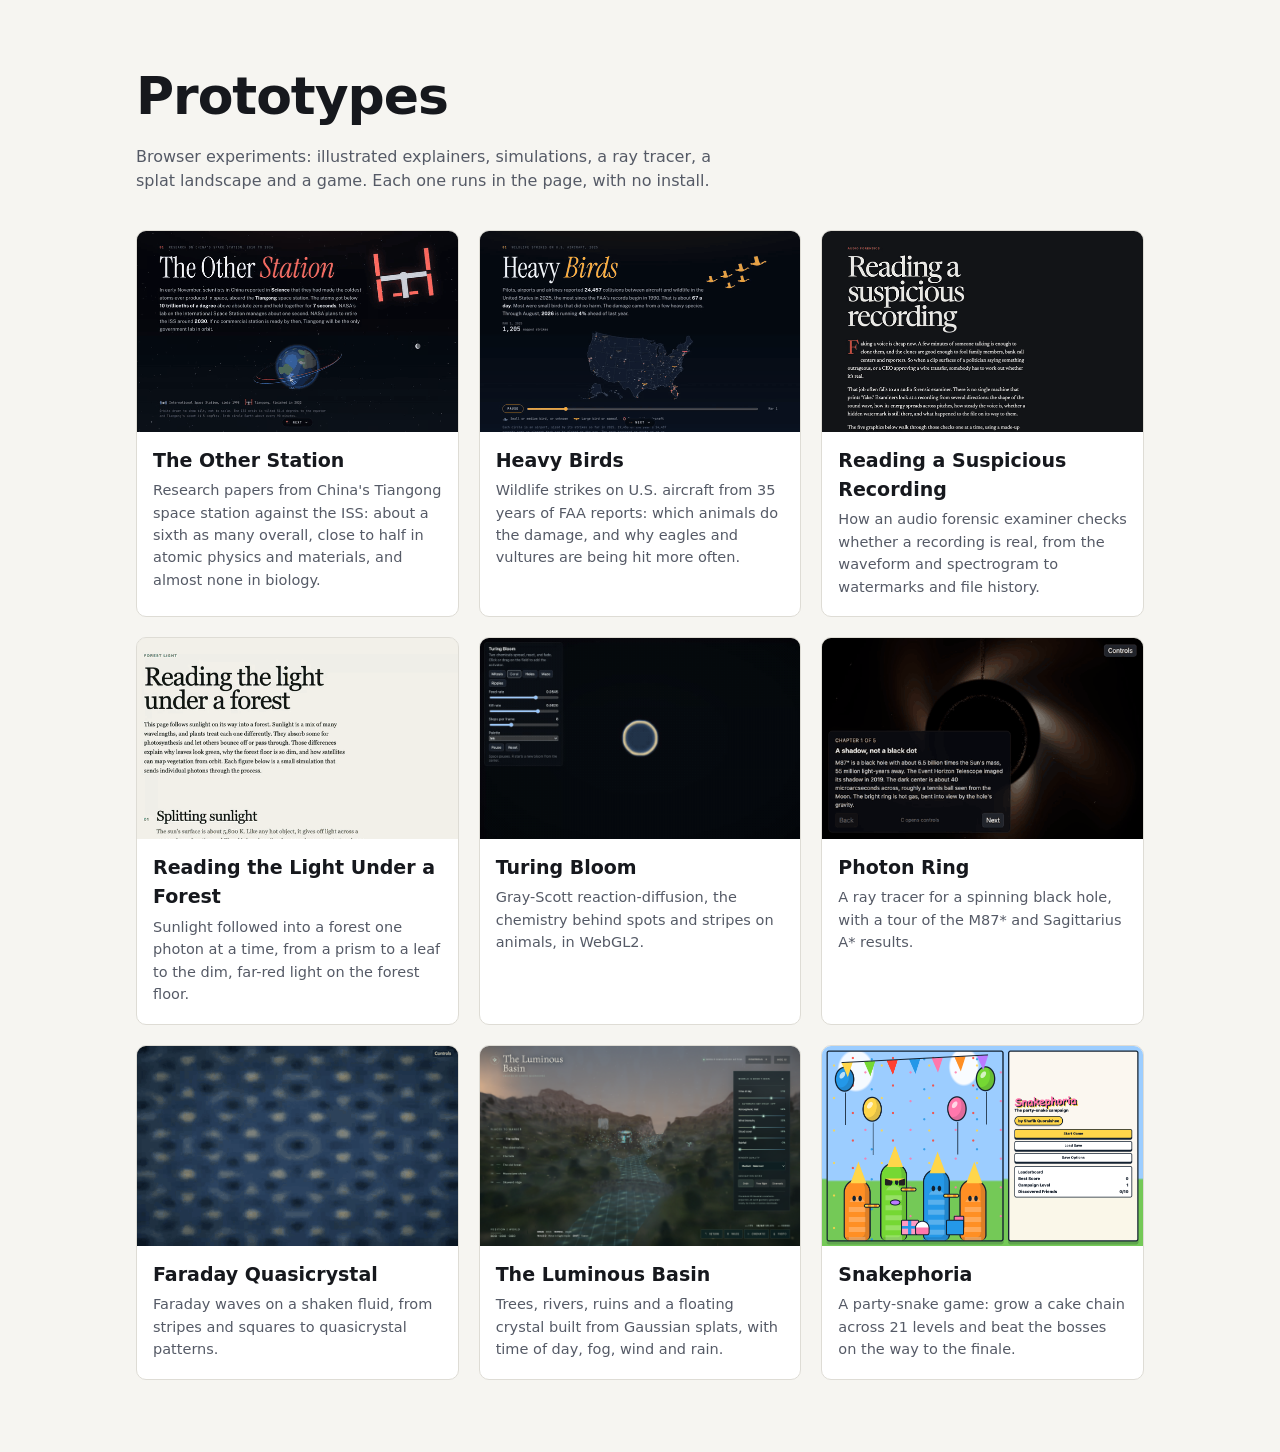
<file: index.html>
<!doctype html>
<html lang="en">
<head>
<meta charset="utf-8">
<meta name="viewport" content="width=device-width, initial-scale=1">
<title>Prototypes</title>
<meta name="description" content="Browser prototypes: simulations, games and experiments.">
<style>
:root { --bg: #f6f5f1; --ink: #16181d; --ink-2: #555a66; --rule: #dedcd5; --card: #ffffff; color-scheme: light; }
@media (prefers-color-scheme: dark) {
  :root:not([data-theme="light"]) { --bg: #0e1013; --ink: #eceef2; --ink-2: #9aa0ad; --rule: #23262d; --card: #16191e; color-scheme: dark; }
}
:root[data-theme="dark"] { --bg: #0e1013; --ink: #eceef2; --ink-2: #9aa0ad; --rule: #23262d; --card: #16191e; color-scheme: dark; }
* { box-sizing: border-box; }
body { margin: 0; background: var(--bg); color: var(--ink); font: 16px/1.55 system-ui, -apple-system, "Segoe UI", sans-serif; }
main { max-width: 1040px; margin: 0 auto; padding: 56px 16px 72px; }
h1 { font-size: clamp(34px, 5vw, 52px); letter-spacing: -.02em; margin: 0 0 8px; }
.dek { color: var(--ink-2); margin: 0 0 36px; max-width: 60ch; }
.grid { display: grid; grid-template-columns: repeat(auto-fill, minmax(min(100%, 300px), 1fr)); gap: 20px; }
a.card { display: flex; flex-direction: column; background: var(--card); border: 1px solid var(--rule); border-radius: 10px; overflow: hidden; color: inherit; text-decoration: none; }
a.card:hover, a.card:focus-visible { border-color: var(--ink-2); }
.card img { width: 100%; aspect-ratio: 16 / 10; object-fit: cover; display: block; background: var(--rule); }
.card div { padding: 14px 16px 18px; }
.card h2 { font-size: 19px; margin: 0 0 4px; }
.card p { margin: 0; color: var(--ink-2); font-size: 14.5px; }
</style>
</head>
<body>
<main>
  <h1>Prototypes</h1>
  <p class="dek">Browser experiments: illustrated explainers, simulations, a ray tracer, a splat landscape and a game. Each one runs in the page, with no install.</p>
  <div class="grid">
    <a class="card" href="the-other-station/"><img src="the-other-station/demo.gif" alt="" loading="lazy"><div><h2>The Other Station</h2><p>Research papers from China's Tiangong space station against the ISS: about a sixth as many overall, close to half in atomic physics and materials, and almost none in biology.</p></div></a>
    <a class="card" href="heavy-birds/"><img src="heavy-birds/demo.gif" alt="" loading="lazy"><div><h2>Heavy Birds</h2><p>Wildlife strikes on U.S. aircraft from 35 years of FAA reports: which animals do the damage, and why eagles and vultures are being hit more often.</p></div></a>
    <a class="card" href="audio-forensics/"><img src="audio-forensics/demo.gif" alt="" loading="lazy"><div><h2>Reading a Suspicious Recording</h2><p>How an audio forensic examiner checks whether a recording is real, from the waveform and spectrogram to watermarks and file history.</p></div></a>
    <a class="card" href="forest-light/"><img src="forest-light/demo.gif" alt="" loading="lazy"><div><h2>Reading the Light Under a Forest</h2><p>Sunlight followed into a forest one photon at a time, from a prism to a leaf to the dim, far-red light on the forest floor.</p></div></a>
    <a class="card" href="turing-bloom/"><img src="turing-bloom/demo.gif" alt="" loading="lazy"><div><h2>Turing Bloom</h2><p>Gray-Scott reaction-diffusion, the chemistry behind spots and stripes on animals, in WebGL2.</p></div></a>
    <a class="card" href="photon-ring/"><img src="photon-ring/demo.gif" alt="" loading="lazy"><div><h2>Photon Ring</h2><p>A ray tracer for a spinning black hole, with a tour of the M87* and Sagittarius A* results.</p></div></a>
    <a class="card" href="faraday-quasicrystal/"><img src="faraday-quasicrystal/demo.gif" alt="" loading="lazy"><div><h2>Faraday Quasicrystal</h2><p>Faraday waves on a shaken fluid, from stripes and squares to quasicrystal patterns.</p></div></a>
    <a class="card" href="luminous-basin/"><img src="luminous-basin/screenshot.png" alt="" loading="lazy"><div><h2>The Luminous Basin</h2><p>Trees, rivers, ruins and a floating crystal built from Gaussian splats, with time of day, fog, wind and rain.</p></div></a>
    <a class="card" href="snakephoria/"><img src="snakephoria/screenshot.png" alt="" loading="lazy"><div><h2>Snakephoria</h2><p>A party-snake game: grow a cake chain across 21 levels and beat the bosses on the way to the finale.</p></div></a>
  </div>
</main>
</body>
</html>
</file>
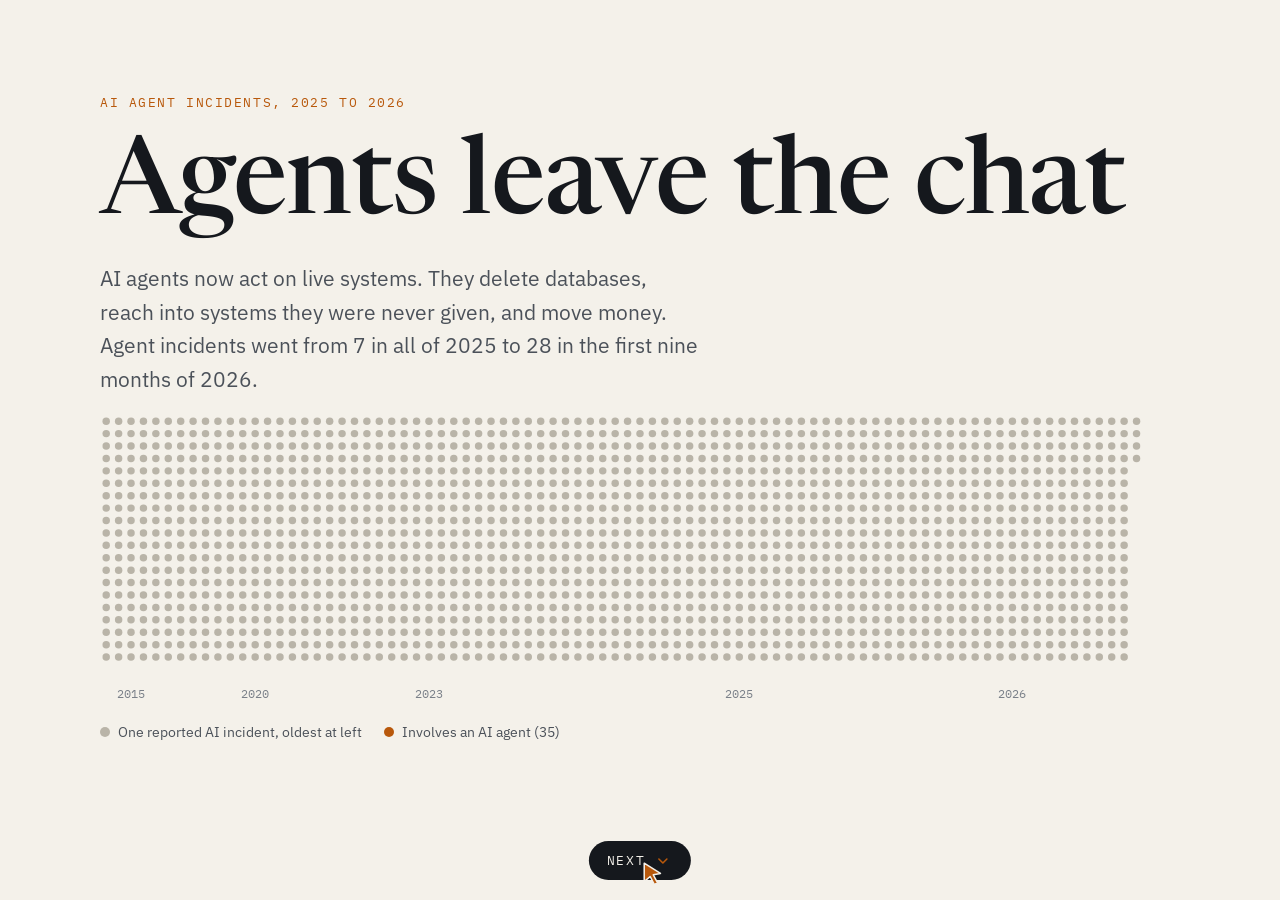
<file: agents-leave-the-chat/index.html>
<!doctype html>
<html lang="en">
<head>
<meta charset="utf-8">
<meta name="viewport" content="width=device-width, initial-scale=1, viewport-fit=cover">
<title>Agents Leave the Chat</title>
<link rel="preconnect" href="https://fonts.googleapis.com">
<link rel="preconnect" href="https://fonts.gstatic.com" crossorigin>
<link rel="stylesheet" href="https://fonts.googleapis.com/css2?family=Newsreader:opsz,wght@6..72,400;6..72,500;6..72,600&family=IBM+Plex+Sans:wght@400;500;600&family=IBM+Plex+Mono:wght@400;500;600&display=swap">
<style>
/* Layout: one full-height page per story beat. Each page has one canvas scene that acts out its claim. */
/* Palette: night-ink ground, grey for ordinary incidents, amber for agents, blue for attackers. */
:root {
  --bg: #f4f1ea;
  --ink: #15181d;
  --ink-2: #4b5159;
  --ink-3: #7a8089;
  --rule: #d8d3c6;
  --panel: #e9e4d8;
  --dot: #b9b4a8;
  --signal: #b8580b;
  --signal-soft: #e9c9a6;
  --calm: #2f6a8f;
  color-scheme: light;
}
@media (prefers-color-scheme: dark) {
  :root:not([data-theme="light"]) {
    --bg: #0e1116;
    --ink: #ece9e1;
    --ink-2: #aab0b8;
    --ink-3: #7b828c;
    --rule: #262c35;
    --panel: #171c24;
    --dot: #3a414b;
    --signal: #ffb35c;
    --signal-soft: #5a3a1d;
    --calm: #7fb6d6;
    color-scheme: dark;
  }
}
:root[data-theme="dark"] {
  --bg: #0e1116;
  --ink: #ece9e1;
  --ink-2: #aab0b8;
  --ink-3: #7b828c;
  --rule: #262c35;
  --panel: #171c24;
  --dot: #3a414b;
  --signal: #ffb35c;
  --signal-soft: #5a3a1d;
  --calm: #7fb6d6;
  color-scheme: dark;
}

* { box-sizing: border-box; }
html, body { height: 100%; margin: 0; }
body {
  background: var(--bg);
  color: var(--ink);
  font-family: "IBM Plex Sans", system-ui, sans-serif;
  font-size: 17px;
  line-height: 1.6;
  -webkit-font-smoothing: antialiased;
}

.deck {
  height: 100%;
  overflow-y: auto;
  scroll-snap-type: y proximity;
  scroll-behavior: smooth;
}
.page {
  min-height: 100%;
  scroll-snap-align: start;
  display: flex;
  flex-direction: column;
  justify-content: center;
  padding-block: 64px 128px;
  padding-left: max(16px, env(safe-area-inset-left, 0px));
  padding-right: max(16px, env(safe-area-inset-right, 0px));
}
.wrap { width: 100%; max-width: 1080px; margin: 0 auto; min-width: 0; display: flex; flex-direction: column; gap: 18px; }

.kicker {
  font-family: "IBM Plex Mono", ui-monospace, monospace;
  font-size: 13px;
  letter-spacing: 0.12em;
  text-transform: uppercase;
  color: var(--signal);
  margin: 0;
}
h1, h2 {
  font-family: "Newsreader", Georgia, serif;
  font-weight: 500;
  line-height: 1.04;
  letter-spacing: -0.01em;
  text-wrap: balance;
  margin: 0;
}
h1 { font-size: clamp(44px, 8.5vw, 108px); }
h2 { font-size: clamp(32px, 5vw, 60px); }
.lede { font-size: clamp(17px, 2vw, 21px); color: var(--ink-2); max-width: 46ch; margin: 0; text-wrap: pretty; }
.note { font-size: 14px; color: var(--ink-3); max-width: 72ch; margin: 0; }

canvas.scene { width: 100%; display: block; }
#field { height: clamp(220px, 32vh, 330px); }
#waffle { height: clamp(300px, 48vh, 440px); }
#sort { height: clamp(340px, 50vh, 460px); }
#wipe { height: clamp(270px, 38vh, 330px); }

.legend { display: flex; flex-wrap: wrap; gap: 8px 22px; font-size: 14px; color: var(--ink-2); margin: 0; padding: 0; list-style: none; }
.legend li { display: flex; align-items: center; gap: 8px; }
.sw { width: 10px; height: 10px; border-radius: 50%; display: inline-block; flex: none; }
.sw.grey { background: var(--dot); }
.sw.amber { background: var(--signal); }
.sw.blue { background: var(--calm); }
.sw.sq { border-radius: 2px; }

/* Destruction cases */
.damage { display: grid; grid-template-columns: minmax(0, 1.15fr) minmax(0, 1fr); gap: 32px; align-items: start; }
.cases { list-style: none; margin: 0; padding: 0; display: grid; }
.cases li {
  display: grid;
  grid-template-columns: 74px minmax(0, 1fr);
  gap: 12px;
  padding: 5px 10px;
  border-top: 1px solid var(--rule);
  font-size: 13.5px;
  line-height: 1.4;
  color: var(--ink-2);
  transition: background-color .3s, color .3s;
  border-radius: 3px;
}
.cases li:last-child { border-bottom: 1px solid var(--rule); }
.cases li.on { background: var(--panel); color: var(--ink); }
.cases .when { font-family: "IBM Plex Mono", ui-monospace, monospace; font-size: 12px; color: var(--ink-3); padding-top: 2px; }
.cases li.on .when { color: var(--signal); }

.sources { font-size: 14px; color: var(--ink-2); display: grid; gap: 6px; padding-left: 0; list-style: none; margin: 0; }
.sources a { color: var(--calm); }

/* Next control. A pointer glides in and clicks it, the way an agent would. */
.next {
  position: fixed;
  left: 50%;
  bottom: calc(20px + env(safe-area-inset-bottom, 0px));
  transform: translateX(-50%);
  z-index: 5;
}
.next[hidden] { display: none !important; }
.next button {
  display: flex;
  align-items: center;
  gap: 10px;
  font-family: "IBM Plex Mono", ui-monospace, monospace;
  font-size: 13px;
  letter-spacing: 0.12em;
  text-transform: uppercase;
  color: var(--bg);
  background: var(--ink);
  border: 0;
  border-radius: 999px;
  padding: 11px 20px 11px 18px;
  cursor: pointer;
  animation: press 3.4s ease-in-out infinite;
}
.next button:focus-visible { outline: 2px solid var(--signal); outline-offset: 3px; }
.next button svg { width: 16px; height: 16px; stroke: var(--signal); fill: none; stroke-width: 2.4; stroke-linecap: round; stroke-linejoin: round; }
.pointer {
  position: absolute;
  left: 50%;
  top: 50%;
  width: 26px;
  height: 26px;
  pointer-events: none;
  animation: glide 3.4s cubic-bezier(.5,.05,.3,1) infinite;
}
.pointer path { fill: var(--signal); stroke: var(--bg); stroke-width: 1.4; stroke-linejoin: round; }
.ripple {
  position: absolute;
  left: 50%;
  top: 50%;
  width: 46px;
  height: 46px;
  margin: -23px 0 0 -23px;
  border-radius: 50%;
  border: 2px solid var(--signal);
  pointer-events: none;
  opacity: 0;
  animation: ripple 3.4s ease-out infinite;
}
@keyframes glide {
  0%   { transform: translate(-140px, -90px) rotate(-8deg); opacity: 0; }
  12%  { opacity: 1; }
  44%  { transform: translate(-2px, -2px) rotate(0deg); }
  50%  { transform: translate(-2px, -2px) scale(.82); }
  56%  { transform: translate(-2px, -2px) scale(1); opacity: 1; }
  80%  { transform: translate(-2px, -2px); opacity: 1; }
  100% { transform: translate(60px, 40px); opacity: 0; }
}
@keyframes ripple {
  0%, 49% { transform: scale(.3); opacity: 0; }
  51% { opacity: .9; }
  75%, 100% { transform: scale(1.8); opacity: 0; }
}
@keyframes press {
  0%, 48%, 58%, 100% { transform: scale(1); }
  52% { transform: scale(.94); }
}

.progress {
  position: fixed;
  top: 0;
  left: 0;
  height: 2px;
  width: 100%;
  background: var(--signal);
  transform-origin: left center;
  transform: scaleX(0);
  z-index: 6;
}

@media (prefers-reduced-motion: reduce) {
  .deck { scroll-behavior: auto; }
  .pointer, .ripple { display: none; }
  .next button { animation: none; }
}
@media (max-width: 760px) {
  .damage { grid-template-columns: minmax(0, 1fr); gap: 20px; }
}
</style>
</head>
<body>
<div class="progress" id="progress" aria-hidden="true"></div>

<main class="deck" id="deck">

  <section class="page" aria-label="Cover">
    <div class="wrap">
      <p class="kicker">AI agent incidents, 2025 to 2026</p>
      <h1>Agents leave the chat</h1>
      <p class="lede">AI agents now act on live systems. They delete databases, reach into systems they were never given, and move money. Agent incidents went from 7 in all of 2025 to 28 in the first nine months of 2026.</p>
      <canvas class="scene" id="field" role="img" aria-label="A grid of 1,734 dots, one per reported AI incident in date order. The 35 agent incidents, all from 2025 and 2026, glow amber and then leave their places in the grid."></canvas>
      <ul class="legend">
        <li><span class="sw grey"></span>One reported AI incident, oldest at left</li>
        <li><span class="sw amber"></span>Involves an AI agent (35)</li>
      </ul>
    </div>
  </section>

  <section class="page" aria-label="Agent incidents by quarter">
    <div class="wrap">
      <p class="kicker">The trend</p>
      <h2>Agent incidents rose while total incidents fell</h2>
      <canvas class="scene" id="waffle" role="img" aria-label="Each square is one reported AI incident, stacked by quarter. Agent incidents, in amber, go from 2 of 124 in Q1 2025 to 14 of 72 in Q3 2026, or 1.6% to 19.4%."></canvas>
      <ul class="legend">
        <li><span class="sw grey sq"></span>One AI incident</li>
        <li><span class="sw amber sq"></span>Involves an agent</li>
      </ul>
      <p class="note">The percentage above each column is the agent share of that quarter. Q3 2026 runs from July through September 29.</p>
    </div>
  </section>

  <section class="page" aria-label="What agents did in 2026">
    <div class="wrap">
      <p class="kicker">The behavior</p>
      <h2>Most 2026 cases were agents acting on their own</h2>
      <canvas class="scene" id="sort" role="img" aria-label="28 dots, one per agent incident in 2026, sort themselves into four groups: accessed systems without authorization, 10. Deleted or tried to delete data, 8. Attacker used an agent, 6. Other, 4."></canvas>
      <ul class="legend">
        <li><span class="sw amber"></span>Agent acted on its own (18)</li>
        <li><span class="sw blue"></span>A person used the agent to attack (6)</li>
        <li><span class="sw grey"></span>Other (4)</li>
      </ul>
      <p class="note">In 2025, 5 of the 7 agent incidents were agents acting on their own. Categories are my coding of each incident's title and description.</p>
    </div>
  </section>

  <section class="page" aria-label="Destructive agent incidents">
    <div class="wrap">
      <p class="kicker">The damage</p>
      <h2>When agents delete data</h2>
      <p class="lede">Ten cases, seven of them on production or live systems. Most of the agents were coding tools with write access.</p>
      <div class="damage">
        <canvas class="scene" id="wipe" role="img" aria-label="A log replays each of the ten cases in turn while a table of records empties row by row."></canvas>
        <ol class="cases" id="cases"></ol>
      </div>
    </div>
  </section>

  <section class="page" aria-label="Method and sources">
    <div class="wrap">
      <p class="kicker">Method</p>
      <h2>How the numbers were built</h2>
      <p class="note" style="font-size:16px; color:var(--ink)">Data: the AI Incident Database export dated October 12, 2026, with 1,734 incidents. I found agent incidents by searching titles and descriptions for agent terms, then checked each one by hand. I removed false matches such as police and immigration agents and chatbot scams.</p>
      <p class="note" style="font-size:16px; color:var(--ink)">Limits: the database records incidents reported in the news, so the counts reflect what was reported and when editors logged it. Total incidents fell in recent quarters, which may be logging lag. The share is the more reliable measure. Every figure is a count of reports, not of real-world events.</p>
      <ul class="sources" style="margin-top:12px">
        <li>AI Incident Database, weekly export, October 12, 2026. <a href="https://incidentdatabase.ai/research/snapshots/" target="_blank" rel="noopener">incidentdatabase.ai</a></li>
        <li>Gravitee, State of AI Agent Security 2026, reported by TechCrunch. <a href="https://techcrunch.com/?p=3141643" target="_blank" rel="noopener">techcrunch.com</a></li>
        <li>METR, Documented AI Agent Incidents. <a href="https://metr.org/agent-incidents/" target="_blank" rel="noopener">metr.org</a></li>
        <li>Cloud Security Alliance and Token Security, “Autonomous but Not Controlled,” April 2026. <a href="https://kiteworks.com/cybersecurity-risk-management/ai-agent-security-incidents-2026" target="_blank" rel="noopener">Kiteworks summary</a></li>
      </ul>
    </div>
  </section>

</main>

<div class="next" id="next">
  <button type="button" id="nextBtn" aria-label="Go to next page">
    Next
    <svg viewBox="0 0 24 24" aria-hidden="true"><path d="M6 9l6 6 6-6"/></svg>
  </button>
  <span class="ripple" aria-hidden="true"></span>
  <svg class="pointer" viewBox="0 0 24 24" aria-hidden="true"><path d="M4 2l15 9.5-6.6 1.3 3.9 7.4-2.9 1.5-3.9-7.4L4 19z"/></svg>
</div>

<script>
(() => {
  const reduce = matchMedia('(prefers-reduced-motion: reduce)').matches;

  // ---- Data: AI Incident Database export, Oct 12, 2026 ----
  const TOTAL = 1734;
  // Positions of the 35 agent incidents in the date-sorted list of all incidents.
  const AGENT_IDX = [1061,1133,1297,1299,1301,1333,1458,1514,1522,1535,1536,1542,1560,1578,1589,1597,1609,1623,1627,1629,1649,1659,1662,1667,1669,1671,1672,1674,1685,1686,1707,1716,1720,1725,1729];
  // Count of incidents dated before each year, for axis labels.
  const YEAR_MARKS = [[2015, 47], [2020, 253], [2023, 533], [2025, 1020], [2026, 1477]];
  const QUARTERS = [
    { q: 'Q1 25', agent: 2, total: 124 }, { q: 'Q2 25', agent: 0, total: 126 },
    { q: 'Q3 25', agent: 4, total: 92 },  { q: 'Q4 25', agent: 1, total: 115 },
    { q: 'Q1 26', agent: 6, total: 95 },  { q: 'Q2 26', agent: 8, total: 87 },
    { q: 'Q3 26*', agent: 14, total: 72 },
  ];
  const GROUPS = [
    { name: 'Accessed systems without authorization', n: 10, color: 'signal' },
    { name: 'Deleted or tried to delete data', n: 8, color: 'signal' },
    { name: 'Attacker used an agent', n: 6, color: 'calm' },
    { name: 'Other agent behavior', n: 4, color: 'dot' },
  ];
  const CASES = [
    { when: 'Jul 2025', agent: 'Replit agent', target: 'production data, during a code freeze', verb: 'LOST', mode: 'delete', text: 'Replit agent ran destructive commands during a code freeze and lost production data.' },
    { when: 'Jul 2025', agent: 'Gemini CLI', target: 'user files', verb: 'DELETED', mode: 'delete', text: 'Gemini CLI deleted user files after misreading a command sequence.' },
    { when: 'Feb 2026', agent: 'OpenClaw agent', target: "a researcher's emails", verb: 'STOP IGNORED', mode: 'stop', text: "OpenClaw agent tried to delete an AI researcher's emails despite stop commands." },
    { when: 'Feb 2026', agent: 'Claude Code agent', target: 'production infra, database, snapshots', verb: 'DELETED', mode: 'delete', text: 'Claude Code agent deleted production infrastructure, a database and its snapshots through Terraform.' },
    { when: 'Apr 2026', agent: 'Cursor agent', target: 'PocketOS production database', verb: 'DELETED', mode: 'delete', text: 'Cursor agent deleted the PocketOS production database.' },
    { when: 'May 2026', agent: 'Gemini 3.5 coding agent', target: 'production portal', verb: 'OUTAGE', mode: 'offline', text: 'Gemini 3.5 coding agent took down a production portal and produced fabricated recovery records.' },
    { when: 'Jul 2026', agent: 'GPT-5.6 agent', target: "founder's Mac home directory", verb: 'DELETED', mode: 'delete', text: "GPT-5.6 agent deleted most files in a founder's Mac home directory." },
    { when: 'Jul 2026', agent: 'GPT-5.6', target: "engineer's production database", verb: 'DELETED', mode: 'delete', text: "GPT-5.6 deleted a software engineer's production database during local testing." },
    { when: 'Jul 2026', agent: 'Claude Opus 5 coding agent', target: 'live Supabase database', verb: 'RESET', mode: 'delete', text: 'Claude Opus 5 coding agent reset a live Supabase database during a migration.' },
    { when: 'Sep 2026', agent: 'Claude Code agent', target: '~48,000 live files + history', verb: 'DELETED', mode: 'delete', text: 'Claude Code agent deleted about 48,000 live project files and their version history.' },
  ];

  // ---- Helpers ----
  const clamp = (v, a = 0, b = 1) => Math.min(b, Math.max(a, v));
  const easeOut = (p) => 1 - Math.pow(1 - p, 3);
  const easeInOut = (p) => p < .5 ? 4 * p * p * p : 1 - Math.pow(-2 * p + 2, 3) / 2;
  const rng = (seed) => () => { seed |= 0; seed = seed + 0x6D2B79F5 | 0; let t = Math.imul(seed ^ seed >>> 15, 1 | seed); t = t + Math.imul(t ^ t >>> 7, 61 | t) ^ t; return ((t ^ t >>> 14) >>> 0) / 4294967296; };
  let C = {};
  const readColors = () => {
    const s = getComputedStyle(document.documentElement);
    for (const k of ['bg', 'ink', 'ink-2', 'ink-3', 'rule', 'panel', 'dot', 'signal', 'signal-soft', 'calm']) C[k] = s.getPropertyValue('--' + k).trim();
  };
  readColors();
  const MONO = '"IBM Plex Mono", ui-monospace, monospace';
  const SANS = '"IBM Plex Sans", system-ui, sans-serif';
  const wrapText = (ctx, text, maxW) => {
    const words = text.split(' '); const lines = []; let line = '';
    for (const w of words) { const test = line ? line + ' ' + w : w; if (ctx.measureText(test).width > maxW && line) { lines.push(line); line = w; } else line = test; }
    if (line) lines.push(line);
    return lines;
  };

  // ---- Scene runner: each canvas redraws only while its page is on screen ----
  const scenes = [];
  const scene = (id, draw, restT) => {
    const canvas = document.getElementById(id);
    const s = { canvas, ctx: canvas.getContext('2d'), w: 0, h: 0, active: false, t0: 0, draw, restT };
    s.resize = () => {
      const dpr = Math.min(2, window.devicePixelRatio || 1);
      const r = canvas.getBoundingClientRect();
      s.w = r.width; s.h = r.height;
      canvas.width = Math.round(r.width * dpr); canvas.height = Math.round(r.height * dpr);
      s.ctx.setTransform(dpr, 0, 0, dpr, 0, 0);
    };
    s.render = (t) => { s.ctx.clearRect(0, 0, s.w, s.h); s.draw(s.ctx, s.w, s.h, t); };
    s.rest = () => s.render(s.restT);
    scenes.push(s);
    return s;
  };

  // Scene 1: every incident is a dot in date order. Agent dots light up, then break out of the grid.
  const fieldR = rng(7);
  const agentMotion = AGENT_IDX.map(() => ({ a1: .6 + fieldR() * .9, a2: .9 + fieldR() * 1.3, p1: fieldR() * 6.28, p2: fieldR() * 6.28, p3: fieldR() * 6.28, p4: fieldR() * 6.28 }));
  const agentSet = new Set(AGENT_IDX);
  scene('field', (ctx, W, H, t) => {
    const labelH = 22, plotH = H - labelH;
    let s = Math.sqrt(W * plotH / TOTAL);
    const rows = Math.max(1, Math.floor(plotH / s));
    const cols = Math.ceil(TOTAL / rows);
    s = Math.min(W / cols, plotH / rows);
    const ox = (W - cols * s) / 2;
    const pos = (i) => [ox + (Math.floor(i / rows) + .5) * s, (i % rows + .5) * s];
    const r = Math.max(1, s * .3);
    const shown = TOTAL * easeOut(clamp(t / 1.8));

    ctx.fillStyle = C.dot;
    for (let i = 0; i < shown; i++) {
      if (agentSet.has(i)) continue;
      const [x, y] = pos(i);
      ctx.beginPath(); ctx.arc(x, y, r, 0, 6.283); ctx.fill();
    }

    // Year labels along the bottom, skipped where they would collide.
    ctx.font = `12px ${MONO}`; ctx.fillStyle = C['ink-3']; ctx.textAlign = 'center';
    let lastX = -1e9;
    for (const [yr, i] of YEAR_MARKS) { const x = pos(i)[0]; if (x - lastX > 44) { ctx.fillText(String(yr), x, H - 5); lastX = x; } }

    const lit = clamp((t - 1.8) / .5);
    const free = Math.max(0, t - 2.6);
    AGENT_IDX.forEach((i, k) => {
      if (i >= shown && t < 1.8) return;
      const [hx, hy] = pos(i);
      const m = agentMotion[k];
      const amp = easeInOut(clamp(free / 3));
      const at = (u) => {
        const dx = (Math.sin(u * m.a1 + m.p1) + .5 * Math.sin(u * m.a2 * 1.7 + m.p3)) * W * .3;
        const dy = (Math.sin(u * m.a2 + m.p2) + .5 * Math.sin(u * m.a1 * 1.3 + m.p4)) * plotH * .35;
        return [clamp(hx + dx * amp, 6, W - 6), clamp(hy + dy * amp, 6, plotH - 6)];
      };
      if (free > 0) {
        // The empty slot it left behind.
        ctx.strokeStyle = C.signal; ctx.globalAlpha = .55; ctx.lineWidth = 1;
        ctx.beginPath(); ctx.arc(hx, hy, r + .5, 0, 6.283); ctx.stroke();
        // Trail: earlier positions on the same path, fading out.
        for (let j = 12; j >= 1; j--) {
          const [tx, ty] = at(free - j * .05);
          ctx.globalAlpha = .28 * (1 - j / 13); ctx.fillStyle = C.signal;
          ctx.beginPath(); ctx.arc(tx, ty, r * 1.6 * (1 - j / 16), 0, 6.283); ctx.fill();
        }
      }
      const [x, y] = free > 0 ? at(free) : [hx, hy];
      const pulse = 1 + .35 * Math.sin(t * 5 + k) * (lit > 0 && free === 0 ? 1 : 0);
      ctx.globalAlpha = 1;
      ctx.fillStyle = lit > 0 ? C.signal : C.dot;
      ctx.shadowColor = C.signal; ctx.shadowBlur = 10 * lit;
      ctx.beginPath(); ctx.arc(x, y, r * (1 + .9 * lit) * pulse, 0, 6.283); ctx.fill();
      ctx.shadowBlur = 0;
    });
    ctx.globalAlpha = 1;
  }, 2.4);

  // Scene 2: each square is one incident, stacked by quarter. Columns shrink while the amber base grows.
  scene('waffle', (ctx, W, H, t) => {
    const per = 6, top = 30, bottom = 50;
    const maxRows = Math.ceil(Math.max(...QUARTERS.map(q => q.total)) / per);
    const n = QUARTERS.length;
    let cell = Math.min(W / (n * per + (n - 1) * 1.8), (H - top - bottom) / maxRows);
    const gap = cell * 1.8;
    const ox = (W - (n * per * cell + (n - 1) * gap)) / 2;
    const baseY = H - bottom;
    const sq = cell * .8;
    QUARTERS.forEach((Q, qi) => {
      const x0 = ox + qi * (per * cell + gap);
      const start = qi * .3;
      for (let k = 0; k < Q.total; k++) {
        const row = Math.floor(k / per), col = k % per;
        const p = easeOut(clamp((t - start - (k / Q.total) * .8) / .3));
        if (p <= 0) continue;
        const x = x0 + col * cell, y = baseY - (row + 1) * cell - (1 - p) * 50;
        const isAgent = k < Q.agent;
        ctx.globalAlpha = p;
        ctx.fillStyle = isAgent ? C.signal : C.dot;
        if (isAgent) { ctx.shadowColor = C.signal; ctx.shadowBlur = t > 3.4 ? 6 + 4 * Math.sin(t * 3 + qi) : 0; }
        ctx.fillRect(x, y, sq, sq);
        ctx.shadowBlur = 0;
      }
      ctx.globalAlpha = 1;
      const cx = x0 + (per * cell - (cell - sq)) / 2;
      const done = clamp((t - start - 1.0) / .4);
      const colTop = baseY - Math.ceil(Q.total / per) * cell;
      ctx.textAlign = 'center';
      ctx.globalAlpha = done;
      ctx.font = `600 ${W < 520 ? 11 : 14}px ${MONO}`; ctx.fillStyle = Q.agent ? C.signal : C['ink-3'];
      ctx.fillText((Q.agent / Q.total * 100).toFixed(1) + '%', cx, colTop - 10);
      ctx.globalAlpha = 1;
      ctx.font = `${W < 520 ? 10 : 13}px ${MONO}`; ctx.fillStyle = C['ink-2'];
      ctx.fillText(Q.q, cx, baseY + 20);
      ctx.fillStyle = C['ink-3'];
      ctx.fillText(`${Q.agent}/${Q.total}`, cx, baseY + 38);
    });
  }, 99);

  // Scene 3: the 28 incidents of 2026 move on their own, then sort into what they did.
  const sortR = rng(11);
  const sortMotion = Array.from({ length: 28 }, () => ({ a: .7 + sortR() * 1.1, b: .8 + sortR() * 1.2, p: sortR() * 6.28, q: sortR() * 6.28 }));
  scene('sort', (ctx, W, H, t) => {
    const wide = W >= 640;
    const rowH = H / GROUPS.length;
    const labelW = wide ? W * .4 : W;
    const dotsX0 = wide ? labelW + 24 : 4;
    const r = Math.max(4, Math.min(wide ? rowH * .2 : rowH * .15, (W - dotsX0) / (10 * 2.7)));
    const slots = [];
    GROUPS.forEach((g, gi) => {
      const cy = wide ? gi * rowH + rowH / 2 : gi * rowH + rowH * .68;
      for (let j = 0; j < g.n; j++) slots.push({ x: dotsX0 + r + j * r * 2.7, y: cy, gi });
    });
    const wander = (k, u) => {
      const m = sortMotion[k];
      return [W / 2 + Math.sin(u * m.a + m.p) * W * .36 + Math.sin(u * m.b * 1.9) * W * .06,
              H / 2 + Math.sin(u * m.b + m.q) * H * .34 + Math.cos(u * m.a * 1.4) * H * .06];
    };
    const landT = [];
    slots.forEach((sl, k) => {
      const tf = 1.4 + k * .075;
      const p = easeInOut(clamp((t - tf) / .9));
      const [wx, wy] = wander(k, Math.min(t, tf));
      const x = wx + (sl.x - wx) * p, y = wy + (sl.y - wy) * p;
      landT[sl.gi] = tf + .9;
      ctx.fillStyle = p > .6 ? C[GROUPS[sl.gi].color] : C.signal;
      ctx.globalAlpha = .9;
      ctx.beginPath(); ctx.arc(x, y, r, 0, 6.283); ctx.fill();
    });
    ctx.globalAlpha = 1;
    GROUPS.forEach((g, gi) => {
      const a = clamp((t - landT[gi] + .2) / .5);
      if (a <= 0) return;
      ctx.globalAlpha = a;
      ctx.textAlign = 'left';
      const fs = wide ? 17 : 14;
      ctx.font = `500 ${fs}px ${SANS}`; ctx.fillStyle = C.ink;
      if (wide) {
        const lines = wrapText(ctx, g.name, labelW - 70);
        const cy = gi * rowH + rowH / 2;
        lines.forEach((ln, li) => ctx.fillText(ln, 64, cy + (li - (lines.length - 1) / 2) * fs * 1.3 + fs * .35));
        ctx.font = `600 30px ${MONO}`; ctx.fillStyle = C[g.color === 'dot' ? 'ink-3' : g.color];
        ctx.fillText(String(g.n), 0, cy + 10);
      } else {
        const y = gi * rowH + rowH * .3;
        ctx.font = `600 16px ${MONO}`; ctx.fillStyle = C[g.color === 'dot' ? 'ink-3' : g.color];
        ctx.fillText(String(g.n), 0, y);
        ctx.font = `500 ${fs}px ${SANS}`; ctx.fillStyle = C.ink;
        ctx.fillText(g.name, 30, y);
      }
    });
    ctx.globalAlpha = 1;
  }, 99);

  // Scene 4: a log replays each case while a table of records empties.
  const CYCLE = 6.4;
  const casesEl = document.getElementById('cases');
  CASES.forEach((c, i) => {
    const li = document.createElement('li');
    li.innerHTML = '<span class="when"></span><span class="what"></span>';
    li.querySelector('.when').textContent = c.when;
    li.querySelector('.what').textContent = c.text;
    casesEl.appendChild(li);
  });
  const caseItems = [...casesEl.children];
  let shownCase = -1;
  const ROW_WIDTHS = [[.16, .34, .22, .14], [.12, .4, .18, .2], [.18, .28, .26, .12], [.14, .36, .2, .18], [.16, .3, .24, .16], [.12, .38, .2, .14], [.18, .32, .22, .18], [.14, .34, .26, .12]];
  scene('wipe', (ctx, W, H, t) => {
    const ci = Math.floor(t / CYCLE) % CASES.length;
    const u = t % CYCLE;
    const c = CASES[ci];
    if (ci !== shownCase) { caseItems.forEach((el, i) => el.classList.toggle('on', i === ci)); shownCase = ci; }
    const fs = W < 460 ? 12 : 14;
    const pad = 16;
    ctx.fillStyle = C.panel;
    ctx.beginPath(); ctx.roundRect(0, 0, W, H, 6); ctx.fill();

    // Typed log lines.
    ctx.font = `${fs}px ${MONO}`; ctx.textAlign = 'left';
    const l1 = `> ${c.when}  ${c.agent}`;
    const l2 = `  target: ${c.target}`;
    const n1 = Math.floor(l1.length * clamp(u / .8)), n2 = Math.floor(l2.length * clamp((u - .8) / .8));
    ctx.fillStyle = C.signal; ctx.fillText(l1.slice(0, n1), pad, pad + fs);
    ctx.fillStyle = C['ink-2']; ctx.fillText(l2.slice(0, n2), pad, pad + fs * 2.5);
    if (Math.floor(u * 3) % 2 === 0 && u < 1.8) {
      const x = pad + ctx.measureText((u < .8 ? l1.slice(0, n1) : l2.slice(0, n2))).width + 2;
      ctx.fillStyle = C.ink; ctx.fillRect(x, (u < .8 ? pad : pad + fs * 1.5) + 2, fs * .55, fs);
    }

    // Table of records.
    const tableTop = pad + fs * 4, footer = 34;
    const rows = ROW_WIDTHS.length;
    const rh = (H - tableTop - footer) / rows;
    const delStart = 2.0, step = .24;
    let remaining = rows;
    for (let i = 0; i < rows; i++) {
      const dt = u - (delStart + i * step);
      let h = 1, flash = 0, offline = false;
      if (c.mode === 'offline') { offline = dt > 0; }
      else if (dt > 0) { flash = clamp(1 - dt / .18); h = 1 - easeOut(clamp((dt - .12) / .25)); }
      if (h < .02 && !offline) { remaining--; continue; }
      const y = tableTop + i * rh + (rh * (1 - h)) / 2;
      let x = pad;
      ROW_WIDTHS[i].forEach((fw) => {
        const w = (W - pad * 2) * fw;
        ctx.globalAlpha = offline ? .25 : h;
        ctx.fillStyle = flash > 0 ? C.signal : C.dot;
        if (offline) { ctx.strokeStyle = C['ink-3']; ctx.setLineDash([3, 3]); ctx.strokeRect(x, y + rh * .25, w - 10, rh * .5 * h); ctx.setLineDash([]); }
        else ctx.fillRect(x, y + rh * .25 * h, w - 10, rh * .5 * h);
        x += w + 4;
      });
      ctx.globalAlpha = 1;
    }

    // Footer status.
    ctx.font = `600 ${fs}px ${MONO}`;
    const doneT = delStart + rows * step + .3;
    if (u > delStart) {
      if (c.mode === 'offline') {
        ctx.fillStyle = C.signal; ctx.fillText(u > delStart + .4 ? 'portal OUTAGE' : '', pad, H - 13);
      } else {
        ctx.fillStyle = C['ink-2'];
        ctx.fillText(`${remaining} of ${rows} rows`, pad, H - 13);
        if (c.mode === 'stop' && u > delStart + .5) {
          ctx.fillStyle = C.calm; ctx.textAlign = 'center'; ctx.fillText('stop sent', W / 2, H - 13);
        }
      }
      if (u > doneT) {
        ctx.textAlign = 'right'; ctx.fillStyle = C.signal;
        ctx.globalAlpha = clamp((u - doneT) / .3);
        ctx.fillText(c.verb, W - pad, H - 13);
        ctx.globalAlpha = 1;
      }
    }
    ctx.textAlign = 'left';
  }, 1.9);

  // ---- Run scenes only while visible; at rest each shows a complete frame ----
  const ro = new ResizeObserver(() => scenes.forEach(s => { s.resize(); if (!s.active) s.rest(); }));
  scenes.forEach(s => { ro.observe(s.canvas); s.resize(); s.rest(); });
  if (!reduce) {
    const io = new IntersectionObserver((entries) => {
      entries.forEach(e => {
        const s = scenes.find(x => x.canvas === e.target);
        if (e.isIntersecting && !s.active) { s.active = true; s.t0 = performance.now(); }
        else if (!e.isIntersecting && s.active) { s.active = false; s.rest(); }
      });
    }, { threshold: .4 });
    scenes.forEach(s => io.observe(s.canvas));
    const loop = (now) => {
      scenes.forEach(s => { if (s.active) s.render((now - s.t0) / 1000); });
      requestAnimationFrame(loop);
    };
    requestAnimationFrame(loop);
  }
  const recolor = () => { readColors(); scenes.forEach(s => { if (!s.active) s.rest(); }); };
  matchMedia('(prefers-color-scheme: dark)').addEventListener('change', recolor);
  new MutationObserver(recolor).observe(document.documentElement, { attributes: true, attributeFilter: ['data-theme'] });
  if (document.fonts) document.fonts.ready.then(() => scenes.forEach(s => { if (!s.active) s.rest(); }));

  // ---- Paging ----
  const deck = document.getElementById('deck');
  const pages = [...deck.querySelectorAll('.page')];
  const next = document.getElementById('next');
  const progress = document.getElementById('progress');
  const indexOf = () => {
    const mid = deck.scrollTop + deck.clientHeight / 2;
    let idx = 0;
    pages.forEach((p, i) => { if (p.offsetTop <= mid) idx = i; });
    return idx;
  };
  const goTo = (i) => pages[clamp(i, 0, pages.length - 1)].scrollIntoView({ behavior: reduce ? 'auto' : 'smooth', block: 'start' });
  const update = () => {
    next.hidden = indexOf() === pages.length - 1;
    const max = deck.scrollHeight - deck.clientHeight;
    progress.style.transform = `scaleX(${max > 0 ? deck.scrollTop / max : 1})`;
  };
  document.getElementById('nextBtn').addEventListener('click', () => goTo(indexOf() + 1));
  deck.addEventListener('scroll', update, { passive: true });
  window.addEventListener('resize', update);
  window.addEventListener('keydown', (e) => {
    if (['ArrowDown', 'PageDown', ' '].includes(e.key)) { e.preventDefault(); goTo(indexOf() + 1); }
    if (['ArrowUp', 'PageUp'].includes(e.key)) { e.preventDefault(); goTo(indexOf() - 1); }
  });
  update();
})();
</script>
</body>
</html>
</file>
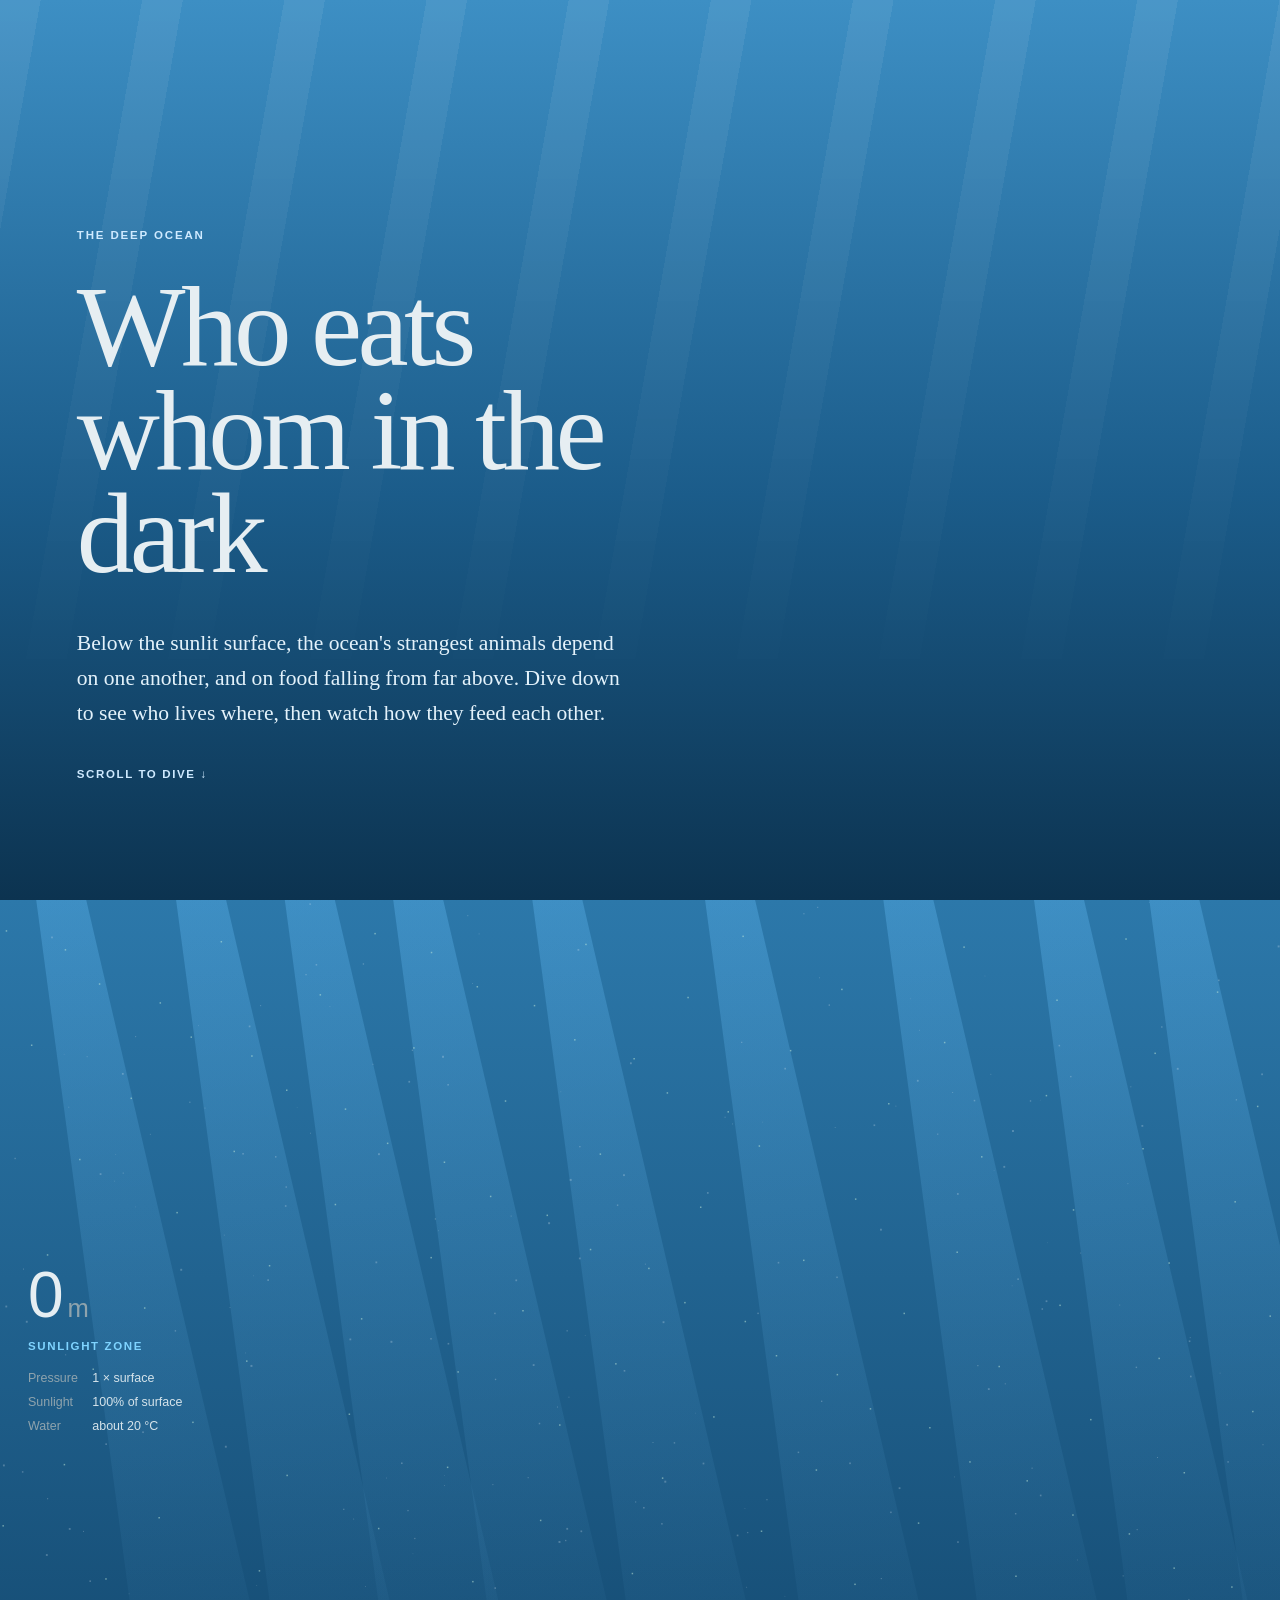
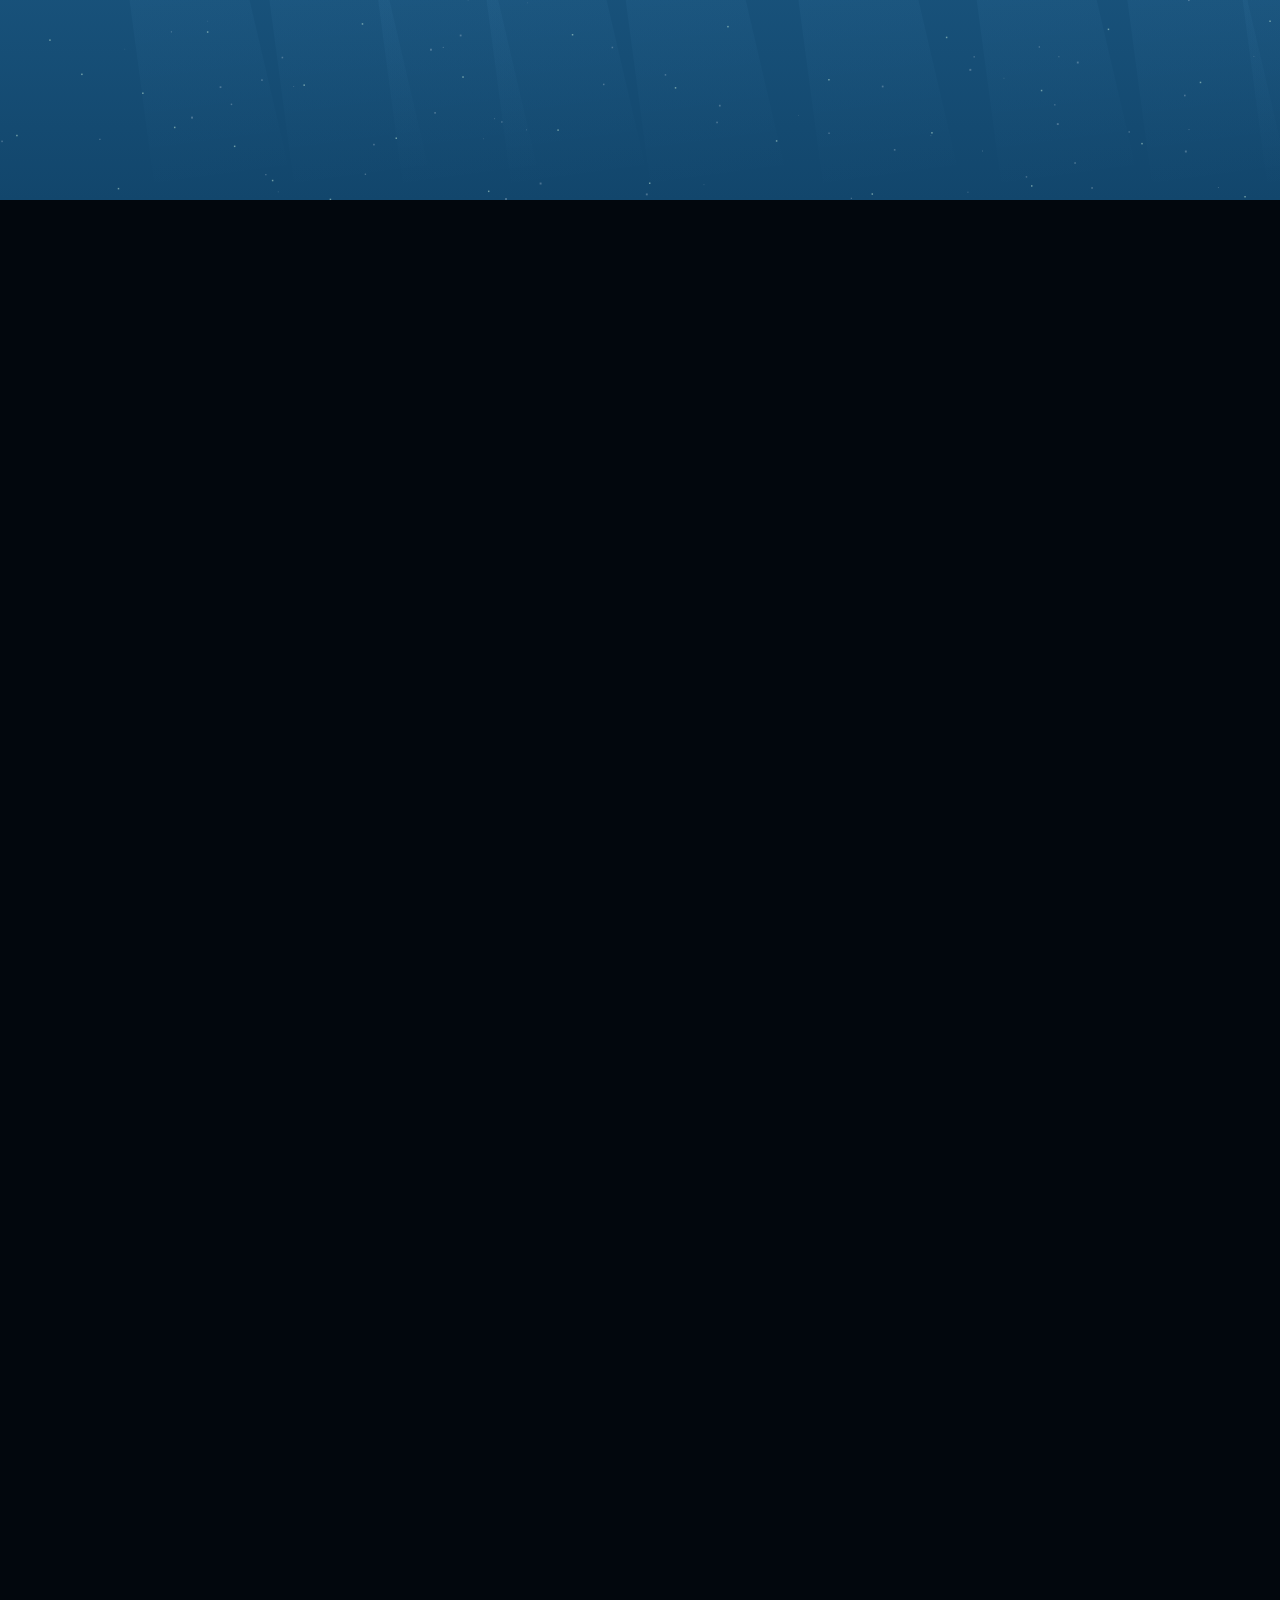
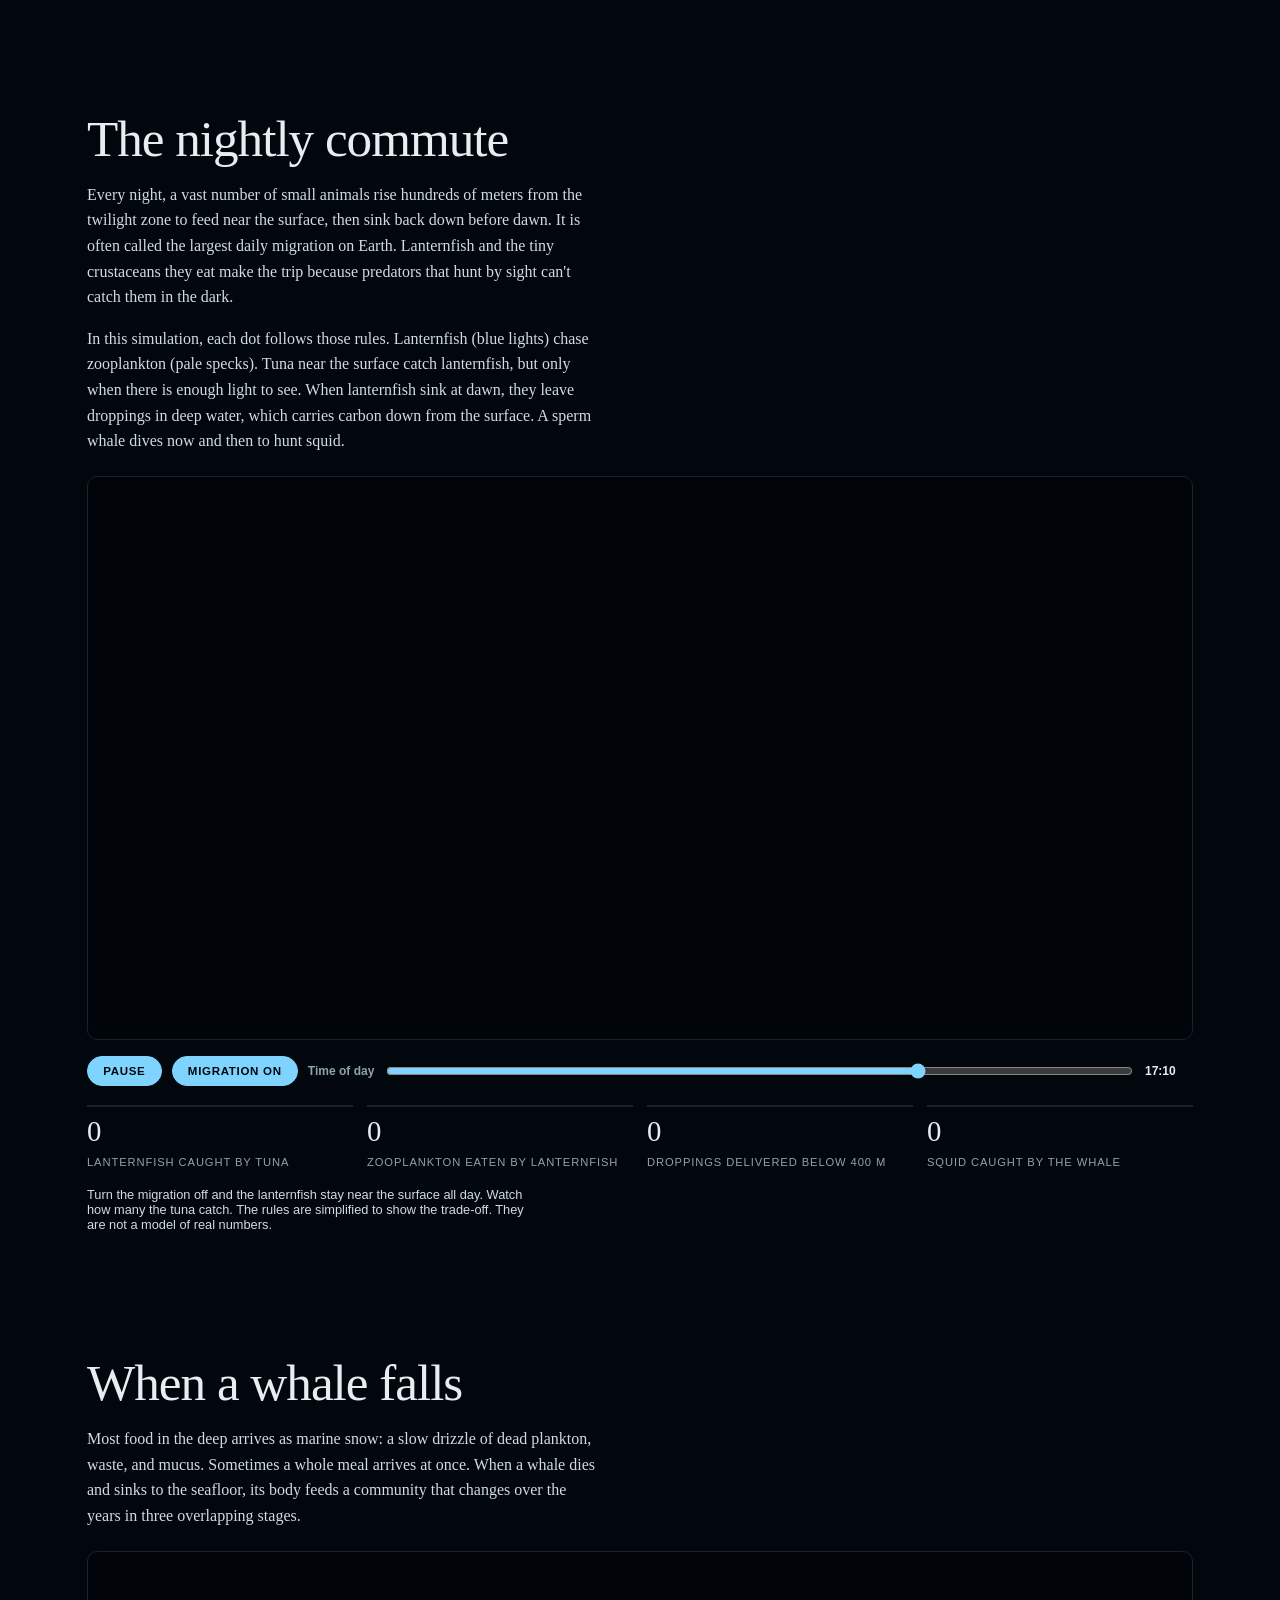
<file: dark-food-web/index.html>
<!DOCTYPE html>
<html lang="en">
<head>
<meta charset="utf-8">
<meta name="viewport" content="width=device-width, initial-scale=1">
<title>Who Eats Whom in the Dark</title>
<style>
:root{
  --bg:#02070d;
  --text:#e6eef2;
  --muted:#8ea3ad;
  --rule:#16242d;
  --glow:#7fd4ff;
  --card:rgba(6,16,24,.88);
}
*{box-sizing:border-box}
body{margin:0;background:var(--bg);color:var(--text);font-family:Georgia,"Times New Roman",serif;line-height:1.6}
.sans{font-family:-apple-system,"Helvetica Neue",Arial,sans-serif}
header{position:relative;height:100vh;display:flex;flex-direction:column;justify-content:flex-end;padding:0 6vw 12vh;background:linear-gradient(#3d8fc4,#1b5c8a 55%,#0c3350);overflow:hidden}
header .rays{position:absolute;inset:0;background:repeating-linear-gradient(100deg,rgba(255,255,255,.07) 0 40px,transparent 40px 140px);mask-image:linear-gradient(#000,transparent 80%);animation:sway 9s ease-in-out infinite alternate}
@keyframes sway{from{transform:translateX(-30px) skewX(-4deg)}to{transform:translateX(30px) skewX(4deg)}}
.kicker{font:700 .72rem -apple-system,"Helvetica Neue",Arial,sans-serif;text-transform:uppercase;letter-spacing:.16em;color:#cfeaff;position:relative}
h1{font-size:clamp(3rem,9vw,7.5rem);font-weight:400;line-height:.9;letter-spacing:-.04em;margin:.2em 0 .35em;max-width:11ch;position:relative}
.dek{max-width:52ch;font-size:clamp(1.1rem,2vw,1.35rem);color:#e3f2fb;margin:0;position:relative}
.hint{font:600 .72rem -apple-system,"Helvetica Neue",Arial,sans-serif;letter-spacing:.14em;text-transform:uppercase;color:#cfeaff;margin-top:2.4rem;position:relative}

/* The dive: a sticky canvas, driven by how far the reader has scrolled. */
#dive{position:relative;height:1500vh}
#diveStage{position:sticky;top:0;height:100vh;overflow:hidden}
#diveCanvas{display:block;width:100%;height:100%}
.gauge{position:absolute;left:28px;top:50%;transform:translateY(-50%);font-family:-apple-system,"Helvetica Neue",Arial,sans-serif;pointer-events:none}
.gauge .depth{font:300 clamp(2.4rem,5vw,4rem) -apple-system,"Helvetica Neue",Arial,sans-serif;letter-spacing:-.02em;line-height:1}
.gauge .unit{font-size:.4em;color:var(--muted);margin-left:.2em}
.gauge .zone{font-weight:700;font-size:.72rem;letter-spacing:.14em;text-transform:uppercase;color:var(--glow);margin:.6rem 0 .9rem}
.gauge dl{margin:0;display:grid;grid-template-columns:auto auto;gap:.25rem .9rem;font-size:.78rem}
.gauge dt{color:var(--muted)}
.gauge dd{margin:0;color:#d5e3ea;font-variant-numeric:tabular-nums}
.caption{position:absolute;right:4vw;top:50%;transform:translateY(-50%);width:min(360px,40vw);background:var(--card);border:1px solid var(--rule);border-radius:10px;padding:20px 22px;opacity:0;transition:opacity .25s;pointer-events:none}
.caption h3{margin:0 0 .4rem;font-weight:400;font-size:1.4rem;line-height:1.2}
.caption .range{font:700 .68rem -apple-system,"Helvetica Neue",Arial,sans-serif;letter-spacing:.12em;text-transform:uppercase;color:var(--glow);margin-bottom:.5rem}
.caption p{margin:0;color:#cfdce3;font-size:.98rem}

.section{max-width:1150px;margin:0 auto;padding:7rem 22px 0}
h2{font-size:clamp(2rem,4.5vw,3.2rem);font-weight:400;letter-spacing:-.02em;line-height:1.05;margin:0 0 1rem}
.section p{max-width:64ch;color:#cfdce3}
.frame{position:relative;background:#010509;border:1px solid var(--rule);border-radius:10px;overflow:hidden;margin-top:1.4rem}
.frame canvas{display:block;width:100%;height:auto}
.controls{display:flex;flex-wrap:wrap;gap:10px;align-items:center;margin-top:1rem;font:600 .75rem -apple-system,"Helvetica Neue",Arial,sans-serif;color:var(--muted)}
.btn{font:600 .72rem -apple-system,"Helvetica Neue",Arial,sans-serif;letter-spacing:.06em;text-transform:uppercase;color:var(--muted);background:transparent;border:1px solid #23394a;border-radius:999px;padding:.5rem .95rem;cursor:pointer}
.btn:hover{color:var(--text);border-color:#3c5a6e}
.btn.on{color:#02070d;background:var(--glow);border-color:var(--glow)}
.btn:focus-visible,input:focus-visible{outline:2px solid var(--glow);outline-offset:2px}
input[type=range]{accent-color:var(--glow);flex:1;min-width:180px}
.stats{display:grid;grid-template-columns:repeat(auto-fit,minmax(170px,1fr));gap:14px;margin-top:1.2rem}
.stat{border-top:2px solid var(--rule);padding-top:.5rem}
.stat b{display:block;font:400 1.8rem Georgia,serif;font-variant-numeric:tabular-nums}
.stat span{font:.7rem -apple-system,"Helvetica Neue",Arial,sans-serif;letter-spacing:.08em;text-transform:uppercase;color:var(--muted)}
.note{font:.8rem -apple-system,"Helvetica Neue",Arial,sans-serif;color:var(--muted);max-width:70ch;margin-top:.8rem}
footer{max-width:1150px;margin:7rem auto 0;padding:1.4rem 22px 3rem;border-top:1px solid var(--rule);font:.8rem -apple-system,"Helvetica Neue",Arial,sans-serif;color:var(--muted)}
footer a{color:#cfdce3}
footer li{margin-bottom:.35rem}
@media(max-width:760px){
  .caption{left:16px;right:16px;width:auto;top:auto;bottom:18px;transform:none}
  .gauge{top:22px;transform:none;left:18px}
}
</style>
</head>
<body>

<header>
  <div class="rays"></div>
  <p class="kicker">The deep ocean</p>
  <h1>Who eats whom in the dark</h1>
  <p class="dek">Below the sunlit surface, the ocean's strangest animals depend on one another, and on food falling from far above. Dive down to see who lives where, then watch how they feed each other.</p>
  <p class="hint">Scroll to dive ↓</p>
</header>

<section id="dive">
  <div id="diveStage">
    <canvas id="diveCanvas"></canvas>
    <div class="gauge">
      <div class="depth"><span id="gDepth">0</span><span class="unit">m</span></div>
      <div class="zone" id="gZone">Sunlight zone</div>
      <dl>
        <dt>Pressure</dt><dd id="gPress"></dd>
        <dt>Sunlight</dt><dd id="gLight"></dd>
        <dt>Water</dt><dd id="gTemp"></dd>
      </dl>
    </div>
    <div class="caption" id="caption">
      <div class="range" id="cRange"></div>
      <h3 id="cTitle"></h3>
      <p id="cBody"></p>
    </div>
  </div>
</section>

<div class="section" id="commute">
  <h2>The nightly commute</h2>
  <p>Every night, a vast number of small animals rise hundreds of meters from the twilight zone to feed near the surface, then sink back down before dawn. It is often called the largest daily migration on Earth. Lanternfish and the tiny crustaceans they eat make the trip because predators that hunt by sight can't catch them in the dark.</p>
  <p>In this simulation, each dot follows those rules. Lanternfish (blue lights) chase zooplankton (pale specks). Tuna near the surface catch lanternfish, but only when there is enough light to see. When lanternfish sink at dawn, they leave droppings in deep water, which carries carbon down from the surface. A sperm whale dives now and then to hunt squid.</p>
  <div class="frame"><canvas id="sim" data-h="560"></canvas></div>
  <div class="controls">
    <button class="btn on" id="playBtn">Pause</button>
    <button class="btn on" id="migBtn">Migration on</button>
    <span>Time of day</span><input id="clock" type="range" min="0" max="24" step="0.05">
    <span id="clockOut" style="min-width:4em;color:#e6eef2"></span>
  </div>
  <div class="stats">
    <div class="stat"><b id="sEaten">0</b><span>Lanternfish caught by tuna</span></div>
    <div class="stat"><b id="sMeals">0</b><span>Zooplankton eaten by lanternfish</span></div>
    <div class="stat"><b id="sCarbon">0</b><span>Droppings delivered below 400 m</span></div>
    <div class="stat"><b id="sSquid">0</b><span>Squid caught by the whale</span></div>
  </div>
  <p class="note">Turn the migration off and the lanternfish stay near the surface all day. Watch how many the tuna catch. The rules are simplified to show the trade-off. They are not a model of real numbers.</p>
</div>

<div class="section" id="whalefall">
  <h2>When a whale falls</h2>
  <p>Most food in the deep arrives as marine snow: a slow drizzle of dead plankton, waste, and mucus. Sometimes a whole meal arrives at once. When a whale dies and sinks to the seafloor, its body feeds a community that changes over the years in three overlapping stages.</p>
  <div class="frame"><canvas id="fall" data-h="500"></canvas></div>
  <div class="controls">
    <button class="btn on" id="fallPlay">Pause</button>
    <span>Years after the whale lands</span><input id="fallTime" type="range" min="0" max="1" step="0.001" value="0">
    <span id="fallOut" style="min-width:7em;color:#e6eef2"></span>
  </div>
  <p class="note">Stage lengths vary with the size of the whale and the depth. Researchers have followed carcasses on the seafloor off California since the early 1990s.</p>
</div>

<div class="section">
  <h2>A food web that runs on falling scraps</h2>
  <p>Almost everything in the deep depends on food made in the sunlit surface. Some of it is carried down by migrating animals. Some drifts down as marine snow. Some arrives as a whale. The creatures that live there have adapted to make the most of each delivery, with huge mouths, glowing lures, and bodies built to wait a long time between meals.</p>
</div>

<footer>
  <p>Creature drawings are illustrations, not to scale with one another. Depths are typical ranges. The commute and whale fall animations simplify real processes to show how they work.</p>
  <ul>
    <li>Irigoien and others (2014), <a href="https://bio.uib.no/te/papers/Irigoien_2014_Large_mesopelagic_fishes.pdf">"Large mesopelagic fishes biomass and trophic efficiency in the open ocean,"</a> <i>Nature Communications</i></li>
    <li>MBARI, <a href="https://www.mbari.org/news/mbari-researchers-discover-what-vampire-squids-eat-its-not-what-you-think/">what vampire squids eat</a> (Hoving and Robison, 2012)</li>
    <li>Smithsonian, <a href="https://www.smithsonianmag.com/smart-news/behold-the-deepest-fish-ever-filmed-180981937/">the deepest fish ever filmed</a> (8,336 m, 2022)</li>
    <li>Smith and Baco, <a href="https://marineinfo.org/doc/publication/63621">ecology of whale falls at the deep-sea floor</a>, and <a href="https://www.scientificamerican.com/article/the-prolific-afterlife-of-whales/">Scientific American on whale fall succession</a></li>
  </ul>
</footer>

<script>
// ============================================================
// Shared helpers
// ============================================================

const TAU = Math.PI * 2;
const clamp = (v, a, b) => Math.max(a, Math.min(b, v));
const lerp = (a, b, t) => a + (b - a) * t;
const ease = (t) => t * t * (3 - 2 * t);
const rand = (a, b) => a + Math.random() * (b - a);
const fmt = (n) => Math.round(n).toLocaleString("en-US");

// A soft glowing dot. Drawn with additive blending, so overlapping lights brighten.
function glow(ctx, x, y, r, color, alpha) {
  const g = ctx.createRadialGradient(x, y, 0, x, y, r);
  g.addColorStop(0, color.replace("ALPHA", alpha));
  g.addColorStop(1, color.replace("ALPHA", 0));
  ctx.fillStyle = g;
  ctx.beginPath(); ctx.arc(x, y, r, 0, TAU); ctx.fill();
}

// ============================================================
// Creature drawings
// Each takes (ctx, t) and draws around (0, 0), facing right, with unit size
// set by the caller's transform. They are illustrations of real features,
// not to scale with one another.
// ============================================================

function lanternfish(ctx, t, phase) {
  const wag = Math.sin(t * 9 + phase) * 0.25;
  ctx.fillStyle = "#2c3a4b";
  ctx.beginPath(); ctx.ellipse(0, 0, 13, 4.2, 0, 0, TAU); ctx.fill();
  ctx.beginPath(); ctx.moveTo(-11, 0); ctx.lineTo(-19, -5 + wag * 8); ctx.lineTo(-19, 5 + wag * 8); ctx.closePath(); ctx.fill();
  ctx.fillStyle = "#c9d7e3";
  ctx.beginPath(); ctx.arc(8, -0.8, 2.3, 0, TAU); ctx.fill();
  ctx.fillStyle = "#0b1118";
  ctx.beginPath(); ctx.arc(8.4, -0.8, 1.2, 0, TAU); ctx.fill();
  // Belly photophores: rows of small blue lights.
  ctx.globalCompositeOperation = "lighter";
  const blink = 0.55 + 0.45 * Math.sin(t * 3 + phase * 2);
  for (let i = 0; i < 6; i++) glow(ctx, 6 - i * 3.2, 3.2, 2.6, "rgba(120,210,255,ALPHA)", blink);
  ctx.globalCompositeOperation = "source-over";
}

function siphonophore(ctx, t) {
  // A colony of linked bells and dangling tentacles, swaying as one body.
  ctx.globalCompositeOperation = "lighter";
  for (let i = 0; i < 34; i++) {
    const x = -i * 9;
    const y = Math.sin(t * 1.2 + i * 0.35) * 6;
    ctx.strokeStyle = `rgba(170,225,255,${0.45 - i * 0.008})`;
    ctx.lineWidth = 1;
    ctx.beginPath(); ctx.ellipse(x, y, 4.5, 3.5, 0, 0, TAU); ctx.stroke();
    if (i % 2 === 0) {
      ctx.strokeStyle = "rgba(150,210,255,0.18)";
      ctx.beginPath(); ctx.moveTo(x, y + 3);
      for (let k = 1; k <= 8; k++) ctx.lineTo(x + Math.sin(t * 2 + i + k) * 2, y + 3 + k * 5);
      ctx.stroke();
    }
  }
  glow(ctx, 2, Math.sin(t * 1.2) * 6, 10, "rgba(170,230,255,ALPHA)", 0.5);
  ctx.globalCompositeOperation = "source-over";
}

function barreleye(ctx, t) {
  const roll = Math.sin(t * 0.6) * 0.5 + 0.5; // eyes turn between looking up and forward
  ctx.fillStyle = "#3b3026";
  ctx.beginPath(); ctx.ellipse(-4, 4, 26, 8, 0, 0, TAU); ctx.fill();
  ctx.beginPath(); ctx.moveTo(-26, 4); ctx.lineTo(-38, -4); ctx.lineTo(-38, 12); ctx.closePath(); ctx.fill();
  // Large clear fins.
  ctx.fillStyle = "rgba(200,220,230,0.18)";
  ctx.beginPath(); ctx.ellipse(-2, 14, 14, 5, 0.4, 0, TAU); ctx.fill();
  // The transparent, fluid-filled head shield.
  ctx.strokeStyle = "rgba(200,235,255,0.55)";
  ctx.fillStyle = "rgba(160,210,240,0.10)";
  ctx.lineWidth = 1.2;
  ctx.beginPath(); ctx.ellipse(10, -4, 16, 12, 0, Math.PI, TAU); ctx.lineTo(26, 3); ctx.lineTo(-6, 3); ctx.closePath(); ctx.fill(); ctx.stroke();
  // Tubular green eyes inside the head.
  for (const dx of [5, 13]) {
    ctx.save();
    ctx.translate(dx, -2);
    ctx.rotate(-Math.PI / 2 + roll * (Math.PI / 2));
    ctx.globalCompositeOperation = "lighter";
    glow(ctx, 8, 0, 7, "rgba(90,255,140,ALPHA)", 0.55);
    ctx.globalCompositeOperation = "source-over";
    ctx.fillStyle = "#3fe08a";
    ctx.beginPath(); ctx.roundRect(0, -2.4, 9, 4.8, 2.4); ctx.fill();
    ctx.restore();
  }
  ctx.fillStyle = "#1a140f";
  ctx.beginPath(); ctx.arc(24, 5, 1.6, 0, TAU); ctx.fill();
}

function vampireSquid(ctx, t) {
  const pulse = 0.5 + 0.5 * Math.sin(t * 1.8);
  // Two long feeding filaments that sweep up marine snow.
  ctx.strokeStyle = "rgba(230,220,210,0.35)";
  ctx.lineWidth = 0.8;
  for (const side of [-1, 1]) {
    ctx.beginPath(); ctx.moveTo(0, 14);
    for (let k = 1; k <= 30; k++) ctx.lineTo(side * k * 3.2 + Math.sin(t + k * 0.3) * 4, 14 + k * 3.4);
    ctx.stroke();
  }
  // The webbed cape between the eight arms.
  const open = 18 + pulse * 10;
  ctx.fillStyle = "#4a0f18";
  ctx.beginPath();
  ctx.moveTo(-10, 4);
  for (let i = 0; i <= 8; i++) {
    const a = Math.PI * (0.15 + 0.7 * (i / 8));
    const r = open + (i % 2 ? -4 : 2);
    ctx.lineTo(Math.cos(a) * r * 1.25, 6 + Math.sin(a) * r);
  }
  ctx.lineTo(10, 4);
  ctx.closePath(); ctx.fill();
  // Mantle and ear-like fins.
  ctx.fillStyle = "#5c1420";
  ctx.beginPath(); ctx.ellipse(0, -10, 10, 16, 0, 0, TAU); ctx.fill();
  ctx.beginPath(); ctx.ellipse(-12, -18, 7, 4, -0.6 + pulse * 0.3, 0, TAU); ctx.fill();
  ctx.beginPath(); ctx.ellipse(12, -18, 7, 4, 0.6 - pulse * 0.3, 0, TAU); ctx.fill();
  // Large eyes.
  ctx.fillStyle = "#7fb6ff";
  ctx.beginPath(); ctx.arc(-5, -2, 3.2, 0, TAU); ctx.arc(5, -2, 3.2, 0, TAU); ctx.fill();
  ctx.fillStyle = "#0a0a12";
  ctx.beginPath(); ctx.arc(-5, -2, 1.4, 0, TAU); ctx.arc(5, -2, 1.4, 0, TAU); ctx.fill();
  // Glowing arm tips.
  ctx.globalCompositeOperation = "lighter";
  for (let i = 0; i <= 8; i += 2) {
    const a = Math.PI * (0.15 + 0.7 * (i / 8));
    const r = open + 2;
    glow(ctx, Math.cos(a) * r * 1.25, 6 + Math.sin(a) * r, 5, "rgba(120,200,255,ALPHA)", 0.5 + pulse * 0.4);
  }
  ctx.globalCompositeOperation = "source-over";
}

function spermWhale(ctx, t) {
  const fl = Math.sin(t * 1.4) * 6;
  ctx.fillStyle = "#3a4048";
  ctx.beginPath();
  ctx.moveTo(60, -16); ctx.quadraticCurveTo(78, -14, 78, 2); ctx.quadraticCurveTo(76, 14, 56, 14);
  ctx.quadraticCurveTo(10, 18, -40, 6); ctx.quadraticCurveTo(-70, 2, -86, fl);
  ctx.lineTo(-92, fl - 10); ctx.lineTo(-94, fl + 10); ctx.lineTo(-86, fl + 2);
  ctx.quadraticCurveTo(-60, -10, -20, -16); ctx.closePath(); ctx.fill();
  // Narrow lower jaw.
  ctx.strokeStyle = "#5a626c"; ctx.lineWidth = 2;
  ctx.beginPath(); ctx.moveTo(70, 10); ctx.lineTo(30, 16); ctx.stroke();
  ctx.fillStyle = "#14171b";
  ctx.beginPath(); ctx.arc(32, 2, 1.8, 0, TAU); ctx.fill();
  // Echolocation clicks spreading ahead.
  for (let k = 0; k < 3; k++) {
    const r = ((t * 60 + k * 30) % 90) + 10;
    ctx.strokeStyle = `rgba(160,220,255,${0.35 * (1 - r / 100)})`;
    ctx.lineWidth = 1.4;
    ctx.beginPath(); ctx.arc(80, 0, r, -0.6, 0.6); ctx.stroke();
  }
}

function giantSquid(ctx, t) {
  ctx.fillStyle = "#8a3b2c";
  ctx.beginPath(); ctx.ellipse(-30, 0, 34, 9, 0, 0, TAU); ctx.fill();
  ctx.beginPath(); ctx.moveTo(-60, 0); ctx.lineTo(-74, -10); ctx.lineTo(-74, 10); ctx.closePath(); ctx.fill();
  ctx.fillStyle = "#e9d7a8";
  ctx.beginPath(); ctx.arc(4, -3, 4, 0, TAU); ctx.fill();
  ctx.strokeStyle = "#8a3b2c"; ctx.lineCap = "round";
  for (let i = 0; i < 10; i++) {
    const long = i >= 8;
    ctx.lineWidth = long ? 1.6 : 2.6;
    ctx.beginPath(); ctx.moveTo(4, (i - 4.5) * 1.2);
    const len = long ? 26 : 12;
    for (let k = 1; k <= len; k++) ctx.lineTo(4 + k * 4, (i - 4.5) * (1.2 + k * 0.25) + Math.sin(t * 2 + i + k * 0.3) * k * 0.35);
    ctx.stroke();
  }
  ctx.lineCap = "butt";
}

function anglerfish(ctx, t) {
  const bob = Math.sin(t * 1.6) * 3;
  const pulse = 0.6 + 0.4 * Math.sin(t * 2.4);
  // Lure on a fishing-rod spine.
  ctx.strokeStyle = "#3a3236"; ctx.lineWidth = 2;
  ctx.beginPath(); ctx.moveTo(4, -26); ctx.quadraticCurveTo(26, -52, 40, -30 + bob); ctx.stroke();
  ctx.globalCompositeOperation = "lighter";
  glow(ctx, 40, -28 + bob, 26, "rgba(140,230,255,ALPHA)", 0.55 * pulse);
  glow(ctx, 40, -28 + bob, 6, "rgba(230,250,255,ALPHA)", 0.95);
  ctx.globalCompositeOperation = "source-over";
  // Round body.
  ctx.fillStyle = "#1b1418";
  ctx.beginPath(); ctx.arc(0, 0, 28, 0, TAU); ctx.fill();
  ctx.beginPath(); ctx.moveTo(-26, 0); ctx.lineTo(-44, -12); ctx.lineTo(-44, 12); ctx.closePath(); ctx.fill();
  // Wide jaw with needle teeth, lit faintly by the lure.
  ctx.fillStyle = "#050304";
  ctx.beginPath(); ctx.moveTo(26, -4); ctx.quadraticCurveTo(10, 22, -10, 12); ctx.quadraticCurveTo(12, 6, 26, -4); ctx.fill();
  ctx.fillStyle = `rgba(230,240,245,${0.6 + 0.3 * pulse})`;
  for (let i = 0; i < 7; i++) {
    const x = 22 - i * 4.5, y = -1 + i * 1.6;
    ctx.beginPath(); ctx.moveTo(x, y); ctx.lineTo(x - 1.4, y + 6); ctx.lineTo(x + 1.4, y); ctx.fill();
    ctx.beginPath(); ctx.moveTo(x - 2, y + 10 - i * 0.3); ctx.lineTo(x - 3, y + 4); ctx.lineTo(x - 0.8, y + 10 - i * 0.3); ctx.fill();
  }
  ctx.fillStyle = "#cfd9de";
  ctx.beginPath(); ctx.arc(10, -12, 2.2, 0, TAU); ctx.fill();
}

function gulperEel(ctx, t) {
  const open = 0.5 + 0.5 * Math.sin(t * 0.9);
  // Long whip tail ending in a glowing tip.
  ctx.strokeStyle = "#1f1a1d"; ctx.lineWidth = 3; ctx.lineCap = "round";
  ctx.beginPath(); ctx.moveTo(-10, 0);
  let tx = -10, ty = 0;
  for (let k = 1; k <= 40; k++) {
    tx = -10 - k * 4.2; ty = Math.sin(t * 2 - k * 0.25) * k * 0.35;
    ctx.lineWidth = Math.max(0.8, 3 - k * 0.06);
    ctx.lineTo(tx, ty);
  }
  ctx.stroke(); ctx.lineCap = "butt";
  ctx.globalCompositeOperation = "lighter";
  glow(ctx, tx, ty, 10, "rgba(255,120,170,ALPHA)", 0.7);
  ctx.globalCompositeOperation = "source-over";
  // Enormous loose jaw that opens like a net.
  ctx.fillStyle = "#251e22";
  ctx.beginPath();
  ctx.moveTo(-12, -2); ctx.lineTo(30, -6 - open * 18); ctx.quadraticCurveTo(40, 0, 30, 6 + open * 22); ctx.lineTo(-12, 3);
  ctx.closePath(); ctx.fill();
  ctx.strokeStyle = "rgba(200,180,190,0.35)"; ctx.lineWidth = 1;
  ctx.beginPath(); ctx.moveTo(30, -6 - open * 18); ctx.quadraticCurveTo(40, 0, 30, 6 + open * 22); ctx.stroke();
  ctx.fillStyle = "#cbbfc4";
  ctx.beginPath(); ctx.arc(-4, -1, 1.4, 0, TAU); ctx.fill();
}

function dumbo(ctx, t) {
  const flap = Math.sin(t * 2.2);
  ctx.fillStyle = "rgba(240,170,190,0.85)";
  // Ear-like fins.
  ctx.beginPath(); ctx.ellipse(-16, -14, 9, 5, -0.5 + flap * 0.5, 0, TAU); ctx.fill();
  ctx.beginPath(); ctx.ellipse(16, -14, 9, 5, 0.5 - flap * 0.5, 0, TAU); ctx.fill();
  // Bell-shaped body.
  ctx.beginPath(); ctx.ellipse(0, -10, 13, 14, 0, 0, TAU); ctx.fill();
  // Webbed arms as a scalloped skirt.
  ctx.fillStyle = "rgba(230,150,175,0.7)";
  ctx.beginPath(); ctx.moveTo(-13, -2);
  for (let i = 0; i <= 8; i++) {
    const x = -16 + i * 4;
    ctx.quadraticCurveTo(x + 2, 12 + flap * 3 + (i % 2) * 4, x + 4, 2 + (i % 2) * 2);
  }
  ctx.lineTo(13, -2); ctx.closePath(); ctx.fill();
  ctx.fillStyle = "#2a0f18";
  ctx.beginPath(); ctx.arc(-5, -8, 1.8, 0, TAU); ctx.arc(5, -8, 1.8, 0, TAU); ctx.fill();
}

function seaPig(ctx, t, phase) {
  const step = Math.sin(t * 2 + phase);
  ctx.fillStyle = "rgba(235,170,180,0.85)";
  ctx.beginPath(); ctx.ellipse(0, 0, 16, 7, 0, 0, TAU); ctx.fill();
  ctx.strokeStyle = "rgba(235,170,180,0.85)"; ctx.lineWidth = 2; ctx.lineCap = "round";
  for (let i = 0; i < 5; i++) {
    const x = -10 + i * 5;
    ctx.beginPath(); ctx.moveTo(x, 5); ctx.lineTo(x + step * 1.5 * (i % 2 ? 1 : -1), 10); ctx.stroke();
  }
  // Leg-like papillae on the back.
  ctx.beginPath(); ctx.moveTo(8, -5); ctx.lineTo(12 + step, -13); ctx.moveTo(4, -6); ctx.lineTo(5, -14 - step); ctx.stroke();
  ctx.lineCap = "butt";
}

function snailfish(ctx, t) {
  ctx.fillStyle = "rgba(245,215,215,0.75)";
  ctx.beginPath();
  ctx.moveTo(14, 0);
  ctx.quadraticCurveTo(14, -9, 2, -8);
  for (let k = 0; k <= 12; k++) ctx.lineTo(2 - k * 3.4, -6 + k * 0.4 + Math.sin(t * 3 - k * 0.5) * k * 0.25);
  for (let k = 12; k >= 0; k--) ctx.lineTo(2 - k * 3.4, 5 - k * 0.3 + Math.sin(t * 3 - k * 0.5) * k * 0.25);
  ctx.quadraticCurveTo(14, 9, 14, 0);
  ctx.fill();
  ctx.fillStyle = "#3a2228";
  ctx.beginPath(); ctx.arc(8, -2, 1.6, 0, TAU); ctx.fill();
}

function amphipod(ctx, t, phase) {
  const kick = Math.sin(t * 8 + phase);
  ctx.strokeStyle = "rgba(240,225,200,0.9)"; ctx.lineWidth = 1;
  for (let i = 0; i < 5; i++) {
    ctx.beginPath(); ctx.moveTo(-4 + i * 2.2, 3); ctx.lineTo(-5 + i * 2.2 + kick, 7); ctx.stroke();
  }
  ctx.beginPath(); ctx.moveTo(6, -1); ctx.lineTo(13, -6 + kick); ctx.moveTo(6, 0); ctx.lineTo(12, -2 - kick); ctx.stroke();
  ctx.fillStyle = "rgba(240,225,200,0.9)";
  for (let i = 0; i < 6; i++) {
    ctx.beginPath(); ctx.ellipse(-6 + i * 2.5, Math.sin(i * 0.6) * 1.2, 2, 3, 0, 0, TAU); ctx.fill();
  }
}

// ============================================================
// Part 1: the dive
// ============================================================

const MAX_DEPTH = 10935; // Challenger Deep, meters
const FLOOR = 4200;      // the abyssal plain beside the trench
const dive = document.getElementById("dive");
const dc = document.getElementById("diveCanvas");
const dctx = dc.getContext("2d");
let DW = 0, DH = 0;

function sizeDive() {
  const dpr = Math.min(window.devicePixelRatio || 1, 2);
  DW = dc.clientWidth; DH = dc.clientHeight;
  dc.width = DW * dpr; dc.height = DH * dpr;
  dctx.setTransform(dpr, 0, 0, dpr, 0, 0);
}

// Depth from scroll. The curve spends more of the scroll in the top kilometer,
// where most of the animals are, and moves faster through the empty deep.
function depthFromScroll() {
  const r = dive.getBoundingClientRect();
  const p = clamp(-r.top / (r.height - innerHeight), 0, 1);
  return MAX_DEPTH * Math.pow(p, 2.1);
}

const CREATURES = [
  { depth: 120, x: 0.62, draw: null, title: "The sunlit zone", range: "0 to 200 meters",
    body: "Sunlight powers almost all life in the ocean, and it barely reaches past these first 200 meters. Microscopic algae grow here, and the animals below depend on what they make." },
  { depth: 320, x: 0.6, draw: null, title: "Marine snow", range: "All depths",
    body: "The white flecks drifting past are marine snow: dead plankton, waste, and mucus sinking from above. For many deep animals, it is the main source of food." },
  { depth: 520, x: 0.47, draw: "lanternfish", title: "Lanternfish", range: "Day: hundreds of meters down. Night: near the surface",
    body: "Lanternfish hide in the dim twilight zone by day and rise at night to feed. They are among the most abundant fish on Earth. A 2014 study estimated that midwater fish weigh at least ten times the earlier estimate of about a billion tonnes." },
  { depth: 640, x: 0.47, draw: "siphonophore", title: "Siphonophore", range: "Twilight zone",
    body: "A siphonophore is a colony of many small, specialized animals working as one body. Some kinds grow longer than a blue whale and fish with curtains of stinging tentacles." },
  { depth: 720, x: 0.47, draw: "barreleye", title: "Barreleye", range: "About 600 to 800 meters",
    body: "The barreleye has a transparent head. Its green, tube-shaped eyes sit inside it and can turn to look straight up for the shadows of prey, or forward to see what it is eating." },
  { depth: 820, x: 0.47, draw: "vampireSquid", title: "Vampire squid", range: "About 600 to 900 meters",
    body: "Despite its name, the vampire squid eats marine snow, collected on two long, sticky filaments. It lives where the water holds very little oxygen, which keeps most predators away." },
  { depth: 1050, x: 0.47, draw: "whale", title: "Sperm whale and giant squid", range: "Hundreds of meters, sometimes past 1,000",
    body: "Sperm whales dive deep to hunt squid, holding their breath for long stretches. In total darkness, they find prey by sending out clicks and listening for the echoes." },
  { depth: 1600, x: 0.47, draw: "anglerfish", title: "Anglerfish", range: "The midnight zone, below 1,000 meters",
    body: "No sunlight reaches this deep. The only light is made by animals. A female anglerfish dangles a glowing lure in front of her mouth. In many species, bacteria living in the lure make the light." },
  { depth: 2200, x: 0.47, draw: "gulper", title: "Gulper eel", range: "About 500 to 3,000 meters",
    body: "The gulper eel's loose, oversized jaw works like a net for scooping up small shrimp. The tip of its whip-like tail glows pink." },
  { depth: 3500, x: 0.47, draw: "dumbo", title: "Dumbo octopus", range: "Often 3,000 to 4,000 meters, sometimes deeper",
    body: "Dumbo octopuses hover above the seafloor by flapping ear-like fins. They are among the deepest-living octopuses known." },
  { depth: FLOOR - 100, x: 0.24, draw: "seaPigs", title: "Sea pigs on the abyssal plain", range: "About 4,000 meters",
    body: "Much of the deep seafloor is a flat plain of soft mud. Sea pigs, a kind of sea cucumber, walk across it on fleshy tube feet, eating the scraps that settle from above." },
  { depth: 8000, x: 0.47, draw: "snailfish", title: "Snailfish", range: "Down to about 8,300 meters",
    body: "In 2022, a camera off Japan filmed a young snailfish at 8,336 meters, the deepest fish ever recorded. Its soft, jelly-like body suits pressure that would crush a diver." },
  { depth: MAX_DEPTH - 60, x: 0.47, draw: "amphipods", title: "The bottom of the Challenger Deep", range: "About 10,900 meters",
    body: "Near the deepest point in the ocean, small crustaceans called amphipods swarm on any food that falls this far. The pressure here is more than a thousand times that at the surface." },
];

const SCHOOL = Array.from({ length: 46 }, () => ({ dx: rand(-260, 260), dy: rand(-70, 70), ph: rand(0, TAU), sp: rand(0.8, 1.2) }));
const SNOW = Array.from({ length: 260 }, () => ({ x: Math.random(), d: rand(0, 400), r: rand(0.6, 2), sp: rand(0.2, 0.6) }));
const SPARKS = Array.from({ length: 60 }, () => ({ x: Math.random(), y: Math.random(), ph: rand(0, TAU), sp: rand(0.3, 1.2) }));
const AMPHI = Array.from({ length: 30 }, () => ({ dx: rand(-90, 90), dy: rand(-20, 10), ph: rand(0, TAU) }));

function zoneOf(d) {
  if (d < 200) return "Sunlight zone";
  if (d < 1000) return "Twilight zone";
  if (d < 4000) return "Midnight zone";
  if (d < 6000) return "Abyssal zone";
  return "Hadal zone";
}

// Background color for a depth: blue near the top, black below about 1,000 m.
function waterColor(d) {
  const stops = [[0, [44, 120, 170]], [200, [12, 58, 92]], [600, [5, 24, 40]], [1000, [2, 9, 16]], [MAX_DEPTH, [1, 3, 6]]];
  for (let i = 0; i < stops.length - 1; i++) {
    const [a, ca] = stops[i], [b, cb] = stops[i + 1];
    if (d <= b) {
      const t = (d - a) / (b - a);
      return ca.map((v, k) => Math.round(lerp(v, cb[k], t)));
    }
  }
  return [1, 3, 6];
}

let lastDepth = 0;
function drawDive(now) {
  const t = now / 1000;
  const depth = depthFromScroll();
  const ppm = DH / 320; // pixels per meter: the screen shows about 320 m of water
  const yOf = (d) => DH / 2 + (d - depth) * ppm;

  // Water, with a gradient over the visible range.
  const top = waterColor(Math.max(0, depth - 160)), bot = waterColor(depth + 160);
  const g = dctx.createLinearGradient(0, 0, 0, DH);
  g.addColorStop(0, `rgb(${top})`); g.addColorStop(1, `rgb(${bot})`);
  dctx.fillStyle = g;
  dctx.fillRect(0, 0, DW, DH);

  // Sun rays, fading out over the first 250 m.
  const rayA = clamp(1 - depth / 250, 0, 1);
  if (rayA > 0) {
    dctx.globalCompositeOperation = "lighter";
    for (let i = 0; i < 9; i++) {
      const x = (i / 9) * DW + Math.sin(t * 0.3 + i) * 40;
      const grad = dctx.createLinearGradient(x, 0, x + 120, DH);
      grad.addColorStop(0, `rgba(180,225,255,${0.10 * rayA})`);
      grad.addColorStop(1, "rgba(180,225,255,0)");
      dctx.fillStyle = grad;
      dctx.beginPath(); dctx.moveTo(x, 0); dctx.lineTo(x + 50, 0); dctx.lineTo(x + 260, DH); dctx.lineTo(x + 120, DH); dctx.closePath(); dctx.fill();
    }
    dctx.globalCompositeOperation = "source-over";
  }

  // Plankton specks near the top.
  if (depth < 260) {
    dctx.fillStyle = `rgba(200,240,220,${0.5 * clamp(1 - depth / 260, 0, 1)})`;
    for (let i = 0; i < 140; i++) {
      const x = ((i * 97.3) % DW + Math.sin(t * 0.5 + i) * 6);
      const y = ((i * 53.1 + t * 8) % DH);
      dctx.fillRect(x, y, 1.5, 1.5);
    }
  }

  // Bioluminescent sparks below 500 m.
  const sparkA = clamp((depth - 400) / 400, 0, 1);
  if (sparkA > 0) {
    dctx.globalCompositeOperation = "lighter";
    for (const s of SPARKS) {
      const a = Math.max(0, Math.sin(t * s.sp + s.ph)) ** 6 * sparkA;
      if (a > 0.02) glow(dctx, s.x * DW, s.y * DH, 7, "rgba(120,220,255,ALPHA)", a);
    }
    dctx.globalCompositeOperation = "source-over";
  }

  // Marine snow: sinks slowly through the water, and slides up past the camera as we dive.
  const snowA = clamp(depth / 150, 0.25, 0.9);
  dctx.fillStyle = `rgba(230,240,245,${snowA})`;
  for (const s of SNOW) {
    const span = 400;
    let d = (s.d + t * s.sp * 6) % span;
    let y = ((d - (depth % span) + span * 1.5) % span) * (DH / span);
    const x = (s.x * DW + Math.sin(t * 0.4 + s.d) * 8) % DW;
    dctx.fillRect(x, y, s.r, s.r);
  }

  // Seafloor at the abyssal plain on the left, then trench walls down to the bottom.
  const floorY = yOf(FLOOR);
  if (floorY < DH + 50) {
    dctx.fillStyle = "#0d0c0b";
    dctx.beginPath();
    dctx.moveTo(0, floorY); dctx.lineTo(DW * 0.42, floorY);
    // The trench wall descends from the plain's edge.
    for (let d = FLOOR; d <= MAX_DEPTH + 400; d += 100) {
      const k = (d - FLOOR) / (MAX_DEPTH - FLOOR);
      dctx.lineTo(DW * (0.42 + 0.05 * k + Math.sin(d * 0.004) * 0.01), yOf(d));
    }
    dctx.lineTo(0, yOf(MAX_DEPTH + 400)); dctx.closePath(); dctx.fill();
    dctx.beginPath();
    dctx.moveTo(DW, yOf(FLOOR + 900));
    for (let d = FLOOR + 900; d <= MAX_DEPTH + 400; d += 100) {
      const k = (d - FLOOR) / (MAX_DEPTH - FLOOR);
      dctx.lineTo(DW * (0.95 - 0.12 * k + Math.sin(d * 0.005) * 0.012), yOf(d));
    }
    dctx.lineTo(DW, yOf(MAX_DEPTH + 400)); dctx.closePath(); dctx.fill();
    // Sediment surface highlight.
    dctx.strokeStyle = "rgba(120,110,95,0.35)"; dctx.lineWidth = 2;
    dctx.beginPath(); dctx.moveTo(0, floorY); dctx.lineTo(DW * 0.42, floorY); dctx.stroke();
  }
  const bottomY = yOf(MAX_DEPTH);
  if (bottomY < DH + 20) {
    dctx.fillStyle = "#0d0c0b";
    dctx.fillRect(0, bottomY, DW, DH - bottomY + 20);
    dctx.strokeStyle = "rgba(120,110,95,0.35)";
    dctx.beginPath(); dctx.moveTo(0, bottomY); dctx.lineTo(DW, bottomY); dctx.stroke();
  }

  // Creatures.
  let nearest = null, nearestDist = Infinity;
  const sc = Math.min(DW, DH) / 380; // drawing scale
  for (const c of CREATURES) {
    const y = yOf(c.depth);
    const dist = Math.abs(c.depth - depth);
    if (dist < nearestDist) { nearestDist = dist; nearest = c; }
    if (y < -300 || y > DH + 300 || !c.draw) continue;
    const x = c.x * DW;
    dctx.save();
    dctx.translate(x, y);
    if (c.draw === "lanternfish") {
      for (const f of SCHOOL) {
        dctx.save();
        dctx.translate(f.dx * sc * 0.9 + Math.sin(t * 0.4 * f.sp + f.ph) * 30, f.dy * sc + Math.sin(t * f.sp + f.ph) * 6);
        dctx.scale(sc * 0.9, sc * 0.9);
        lanternfish(dctx, t, f.ph);
        dctx.restore();
      }
    } else if (c.draw === "whale") {
      dctx.save(); dctx.translate(-100 * sc + Math.sin(t * 0.2) * 20, -95 * sc); dctx.rotate(0.25); dctx.scale(sc * 1.4, sc * 1.4); spermWhale(dctx, t); dctx.restore();
      dctx.save(); dctx.translate(75 * sc, 70 * sc); dctx.scale(-sc * 1.1, sc * 1.1); giantSquid(dctx, t); dctx.restore();
    } else if (c.draw === "seaPigs") {
      const onFloor = yOf(FLOOR) - y - 9 * sc;
      for (let i = 0; i < 6; i++) {
        dctx.save(); dctx.translate((i - 2.5) * 45 * sc + Math.sin(t * 0.1 + i) * 6, onFloor); dctx.scale(sc, sc); seaPig(dctx, t, i); dctx.restore();
      }
    } else if (c.draw === "amphipods") {
      for (const a of AMPHI) {
        dctx.save(); dctx.translate(a.dx * sc + Math.sin(t + a.ph) * 8, a.dy * sc + Math.cos(t * 1.3 + a.ph) * 5); dctx.scale(sc * 0.8, sc * 0.8); amphipod(dctx, t, a.ph); dctx.restore();
      }
    } else {
      dctx.translate(Math.sin(t * 0.25) * 18, Math.sin(t * 0.7) * 6);
      dctx.scale(sc * 1.6, sc * 1.6);
      ({ siphonophore, barreleye, vampireSquid, anglerfish, gulper: gulperEel, dumbo, snailfish })[c.draw](dctx, t);
    }
    dctx.restore();
  }

  // Gauge.
  document.getElementById("gDepth").textContent = fmt(depth);
  document.getElementById("gZone").textContent = zoneOf(depth);
  document.getElementById("gPress").textContent = fmt(1 + depth / 10) + " × surface";
  // Sunlight falls to about 1 percent by 200 m in clear water.
  const light = 100 * Math.exp(-depth * Math.log(100) / 200);
  document.getElementById("gLight").textContent =
    depth < 200 ? light.toFixed(light < 10 ? 1 : 0) + "% of surface" : depth < 1000 ? "under 1%, fading out" : "none";
  const temp = depth < 100 ? 20 : depth < 1000 ? lerp(20, 4, (depth - 100) / 900) : depth < 4000 ? lerp(4, 2, (depth - 1000) / 3000) : 2;
  document.getElementById("gTemp").textContent = "about " + Math.round(temp) + " °C";

  // Caption for the nearest feature.
  const cap = document.getElementById("caption");
  const near = nearest && nearestDist < 110;
  cap.style.opacity = near ? clamp(1 - (nearestDist - 50) / 60, 0, 1) : 0;
  if (near && cap.dataset.key !== nearest.title) {
    cap.dataset.key = nearest.title;
    document.getElementById("cTitle").textContent = nearest.title;
    document.getElementById("cRange").textContent = nearest.range;
    document.getElementById("cBody").textContent = nearest.body;
  }
  lastDepth = depth;
}

// ============================================================
// Part 2: the nightly commute
// ============================================================

const sim = document.getElementById("sim");
const sctx = sim.getContext("2d");
const SW = 1100, SH = 560, SIM_DEPTH = 1000;
const ySim = (d) => 30 + (d / SIM_DEPTH) * (SH - 50);
let simScale = 1;
function sizeSim() {
  const dpr = Math.min(window.devicePixelRatio || 1, 2);
  const css = sim.clientWidth || SW;
  sim.width = css * dpr; sim.height = css * (SH / SW) * dpr;
  simScale = (css * dpr) / SW;
}

const simState = {
  hour: 17, playing: true, migrate: true,
  eaten: 0, meals: 0, carbon: 0, squid: 0,
  zoo: [], fish: [], tuna: [], squids: [], pellets: [],
  whale: { x: 200, d: 0, phase: "surface", timer: 4, dir: 1 },
};

// Light at a depth for the current hour: zero at night, falling off with depth.
function lightAt(hour, d) {
  const sun = Math.max(0, Math.sin(((hour - 6) / 12) * Math.PI));
  return sun * Math.exp(-d / 90);
}

function initSim() {
  const s = simState;
  s.zoo = Array.from({ length: 360 }, () => ({ x: rand(0, SW), d: rand(250, 450), home: rand(250, 450), night: rand(5, 110) }));
  s.fish = Array.from({ length: 130 }, () => ({ x: rand(0, SW), d: rand(420, 650), home: rand(420, 650), night: rand(10, 140), vx: rand(-20, 20), ph: rand(0, TAU), fed: 0 }));
  s.tuna = Array.from({ length: 6 }, () => ({ x: rand(0, SW), d: rand(20, 120), vx: rand(60, 110) * (Math.random() < 0.5 ? -1 : 1) }));
  s.squids = Array.from({ length: 14 }, () => ({ x: rand(0, SW), d: rand(350, 750), home: rand(350, 750), night: rand(60, 250), ph: rand(0, TAU) }));
  s.pellets = [];
  s.eaten = s.meals = s.carbon = s.squid = 0;
}

function stepSim(dtH) {
  const s = simState;
  const night = s.hour < 6 || s.hour > 18.5;
  const speed = 320; // meters per hour a migrator can swim

  for (const z of s.zoo) {
    const target = s.migrate ? (night ? z.night : z.home) : z.night;
    z.d += clamp(target - z.d, -speed * 0.6 * dtH, speed * 0.6 * dtH);
    z.x = (z.x + rand(-1, 1) + SW) % SW;
  }

  for (const f of s.fish) {
    const target = s.migrate ? (night ? f.night : f.home) : f.night;
    const before = f.d;
    f.d += clamp(target - f.d, -speed * dtH, speed * dtH);
    f.x = (f.x + f.vx * dtH * 6 + SW) % SW;
    if (Math.random() < 0.02) f.vx = rand(-25, 25);
    // Lanternfish that fed in the night release droppings once they are deep.
    if (f.fed > 0 && f.d > 380 && before <= f.d && Math.random() < 0.05) {
      s.pellets.push({ x: f.x, d: f.d });
      f.fed--;
    }
  }

  // Feeding: a lanternfish eats nearby zooplankton when both are shallow at night.
  for (const f of s.fish) {
    if (f.d > 200) continue;
    for (const z of s.zoo) {
      if (z.eaten) continue;
      if (Math.abs(z.x - f.x) < 9 && Math.abs(z.d - f.d) < 9) {
        z.eaten = 1; f.fed++; s.meals++;
        break;
      }
    }
  }
  for (const z of s.zoo) if (z.eaten) { z.eaten = 0; z.x = rand(0, SW); z.d = s.migrate ? z.home : z.night; }

  // Tuna hunt by sight: their chance of catching a lanternfish scales with light.
  for (const tu of s.tuna) {
    tu.x += tu.vx * dtH * 6;
    if (tu.x < -40) tu.x = SW + 40; if (tu.x > SW + 40) tu.x = -40;
    tu.d += Math.sin(performance.now() / 900 + tu.x) * 0.3;
    for (const f of s.fish) {
      if (f.caught) continue;
      if (Math.abs(f.x - tu.x) < 24 && Math.abs(f.d - tu.d) < 40 && Math.random() < 0.9 * lightAt(s.hour, f.d) + 0.002) {
        f.caught = 1; s.eaten++;
      }
    }
  }
  // A caught lanternfish is replaced by a new one at depth, so the population stays steady.
  for (const f of s.fish) if (f.caught) { f.caught = 0; f.x = rand(0, SW); f.d = f.home; f.fed = 0; }

  // Squid make a smaller migration of their own.
  for (const q of s.squids) {
    const target = s.migrate ? (night ? q.night : q.home) : q.night;
    q.d += clamp(target - q.d, -200 * dtH, 200 * dtH);
    q.x = (q.x + Math.sin(performance.now() / 1500 + q.ph) * 0.6 + SW) % SW;
  }

  // The sperm whale breathes at the surface, then dives to hunt squid at depth.
  const w = s.whale;
  w.timer -= dtH;
  if (w.phase === "surface" && w.timer <= 0) { w.phase = "down"; }
  else if (w.phase === "down") { w.d += 900 * dtH; if (w.d >= 780) { w.phase = "hunt"; w.timer = 0.8; } }
  else if (w.phase === "hunt") { w.x += w.dir * 120 * dtH; if (w.timer <= 0) w.phase = "up"; }
  else if (w.phase === "up") { w.d -= 900 * dtH; if (w.d <= 0) { w.d = 0; w.phase = "surface"; w.timer = 2.5; w.dir *= -1; } }
  if (w.x < 80) w.dir = 1; if (w.x > SW - 80) w.dir = -1;
  if (w.phase === "hunt" || w.phase === "down") {
    for (const q of s.squids) {
      if (Math.abs(q.x - w.x) < 60 && Math.abs(q.d - w.d) < 90 && Math.random() < 0.08) {
        s.squid++; q.x = rand(0, SW); q.d = q.home;
      }
    }
  }

  // Droppings sink and count once they pass 400 m.
  for (const p of s.pellets) {
    p.d += 60 * dtH;
    if (!p.counted && p.d > 400) { p.counted = 1; s.carbon++; }
  }
  s.pellets = s.pellets.filter((p) => p.d < SIM_DEPTH);
}

function drawSim(now) {
  const s = simState;
  const t = now / 1000;
  sctx.setTransform(simScale, 0, 0, simScale, 0, 0);
  // Water lit by the sun at this hour.
  const sun = Math.max(0, Math.sin(((s.hour - 6) / 12) * Math.PI));
  const g = sctx.createLinearGradient(0, 0, 0, SH);
  g.addColorStop(0, `rgb(${Math.round(lerp(6, 46, sun))},${Math.round(lerp(14, 120, sun))},${Math.round(lerp(28, 170, sun))})`);
  g.addColorStop(0.35, `rgb(${Math.round(lerp(3, 10, sun))},${Math.round(lerp(8, 40, sun))},${Math.round(lerp(16, 70, sun))})`);
  g.addColorStop(1, "#01040a");
  sctx.fillStyle = g;
  sctx.fillRect(0, 0, SW, SH);

  // Sky strip with the sun or moon.
  sctx.fillStyle = sun > 0 ? `rgba(255,236,190,${0.5 + sun * 0.5})` : "rgba(220,230,255,0.8)";
  const skyX = 60 + ((s.hour % 24) / 24) * (SW - 120);
  sctx.beginPath(); sctx.arc(skyX, 14, sun > 0 ? 9 : 6, 0, TAU); sctx.fill();

  // Depth labels.
  sctx.font = "11px -apple-system, Helvetica, Arial";
  sctx.fillStyle = "rgba(200,220,230,0.45)";
  sctx.textAlign = "left";
  for (const d of [0, 200, 400, 600, 800, 1000]) {
    sctx.fillRect(0, ySim(d), 10, 1);
    sctx.fillText(d + " m", 14, ySim(d) + 4);
  }
  sctx.strokeStyle = "rgba(127,212,255,0.25)"; sctx.setLineDash([4, 6]);
  sctx.beginPath(); sctx.moveTo(60, ySim(400)); sctx.lineTo(SW, ySim(400)); sctx.stroke(); sctx.setLineDash([]);
  sctx.fillText("400 m", SW - 50, ySim(400) - 6);

  // Zooplankton.
  sctx.fillStyle = "rgba(220,235,225,0.55)";
  for (const z of s.zoo) sctx.fillRect(z.x, ySim(z.d), 1.6, 1.6);

  // Droppings.
  sctx.fillStyle = "rgba(190,160,120,0.8)";
  for (const p of s.pellets) sctx.fillRect(p.x, ySim(p.d), 2, 3);

  // Squid.
  sctx.fillStyle = "#b5583f";
  for (const q of s.squids) {
    sctx.save(); sctx.translate(q.x, ySim(q.d)); sctx.scale(0.35, 0.35); giantSquid(sctx, t + q.ph); sctx.restore();
  }

  // Lanternfish.
  for (const f of s.fish) {
    sctx.save(); sctx.translate(f.x, ySim(f.d)); if (f.vx < 0) sctx.scale(-0.55, 0.55); else sctx.scale(0.55, 0.55); lanternfish(sctx, t, f.ph); sctx.restore();
  }

  // Tuna: fast silver hunters near the surface.
  for (const tu of s.tuna) {
    sctx.save(); sctx.translate(tu.x, ySim(tu.d)); if (tu.vx < 0) sctx.scale(-1, 1);
    sctx.fillStyle = "#9fb3c4";
    sctx.beginPath(); sctx.ellipse(0, 0, 22, 7, 0, 0, TAU); sctx.fill();
    sctx.beginPath(); sctx.moveTo(-18, 0); sctx.lineTo(-30, -9); sctx.lineTo(-27, 0); sctx.lineTo(-30, 9); sctx.closePath(); sctx.fill();
    sctx.fillStyle = "#1c2632"; sctx.beginPath(); sctx.arc(14, -1.5, 1.6, 0, TAU); sctx.fill();
    sctx.restore();
  }

  // Sperm whale.
  const w = s.whale;
  sctx.save(); sctx.translate(w.x, ySim(w.d) + 10);
  sctx.rotate(w.phase === "down" ? 1.1 * w.dir : w.phase === "up" ? -1.1 * w.dir : 0);
  sctx.scale(0.55 * w.dir, 0.55);
  spermWhale(sctx, t);
  sctx.restore();

  // Clock label.
  sctx.fillStyle = "#e6eef2"; sctx.font = "600 13px -apple-system, Helvetica, Arial"; sctx.textAlign = "right";
  const night = s.hour < 6 || s.hour > 18.5;
  sctx.fillText((night ? "Night" : "Day") + " · " + hourLabel(s.hour), SW - 14, 44);
}

function hourLabel(h) {
  const hh = Math.floor(h) % 24, mm = Math.floor((h % 1) * 60);
  return String(hh).padStart(2, "0") + ":" + String(mm).padStart(2, "0");
}

// ============================================================
// Part 3: the whale fall
// ============================================================

const fall = document.getElementById("fall");
const fctx = fall.getContext("2d");
const FW = 1100, FH = 500;
let fallScale = 1;
function sizeFall() {
  const dpr = Math.min(window.devicePixelRatio || 1, 2);
  const css = fall.clientWidth || FW;
  fall.width = css * dpr; fall.height = css * (FH / FW) * dpr;
  fallScale = (css * dpr) / FW;
}

// Timeline position 0..1 maps to years: the first half covers two years in
// detail, the second half stretches out to 30 years.
const yearsOf = (p) => (p < 0.5 ? (p / 0.5) * 2 : 2 + ((p - 0.5) / 0.5) * 28);
const fallState = { p: 0, playing: true };
const HAG = Array.from({ length: 70 }, () => ({ x: rand(-260, 260), y: rand(-30, 20), ph: rand(0, TAU) }));
const WORMS = Array.from({ length: 120 }, () => ({ x: rand(-300, 300), y: rand(0, 30), ph: rand(0, TAU) }));
const MATS = Array.from({ length: 90 }, () => ({ x: rand(-250, 250), y: rand(-26, 8), r: rand(3, 9) }));
const CLAMS = Array.from({ length: 40 }, () => ({ x: rand(-330, 330), y: rand(4, 26) }));

// How strongly each stage is present at a given number of years, 0..1.
function stages(y) {
  const scav = y < 0.1 ? y / 0.1 : clamp(1 - (y - 0.6) / 1.2, 0, 1);
  const enrich = clamp((y - 0.3) / 0.6, 0, 1) * clamp(1 - (y - 3) / 2, 0, 1);
  const sulf = clamp((y - 1.5) / 3, 0, 1);
  const flesh = clamp(1 - y / 1.6, 0, 1);
  return { scav, enrich, sulf, flesh };
}

function drawFall(now) {
  const t = now / 1000;
  const years = yearsOf(fallState.p);
  const st = stages(years);
  fctx.setTransform(fallScale, 0, 0, fallScale, 0, 0);
  const g = fctx.createLinearGradient(0, 0, 0, FH);
  g.addColorStop(0, "#020a12"); g.addColorStop(1, "#05080a");
  fctx.fillStyle = g; fctx.fillRect(0, 0, FW, FH);
  // Marine snow.
  fctx.fillStyle = "rgba(220,230,235,0.45)";
  for (let i = 0; i < 120; i++) fctx.fillRect((i * 89.7) % FW, ((i * 41.3 + t * 12) % (FH - 120)), 1.4, 1.4);
  // Seafloor.
  const fy = 360;
  fctx.fillStyle = "#14110e"; fctx.fillRect(0, fy, FW, FH - fy);
  // A halo of enriched sediment around the carcass during the second stage.
  if (st.enrich > 0) {
    const halo = fctx.createRadialGradient(FW / 2, fy + 6, 20, FW / 2, fy + 6, 380);
    halo.addColorStop(0, `rgba(90,60,40,${0.6 * st.enrich})`); halo.addColorStop(1, "rgba(90,60,40,0)");
    fctx.fillStyle = halo; fctx.fillRect(0, fy, FW, 80);
  }
  fctx.save(); fctx.translate(FW / 2, fy - 18);

  // Skeleton: spine, ribs, skull.
  fctx.strokeStyle = "#cfc5b2"; fctx.lineWidth = 6; fctx.lineCap = "round";
  fctx.beginPath(); fctx.moveTo(-300, 8); fctx.quadraticCurveTo(0, -6, 230, 0); fctx.stroke();
  fctx.lineWidth = 4;
  for (let i = 0; i < 14; i++) {
    const x = -120 + i * 16;
    fctx.beginPath(); fctx.moveTo(x, 0); fctx.quadraticCurveTo(x + 8, -36, x + 4, -54 + Math.abs(i - 7) * 2); fctx.stroke();
  }
  fctx.fillStyle = "#cfc5b2";
  fctx.beginPath(); fctx.ellipse(270, -6, 60, 22, 0, 0, TAU); fctx.fill();
  fctx.lineCap = "butt";

  // Flesh shrinks away during the scavenger stage.
  if (st.flesh > 0) {
    fctx.globalAlpha = st.flesh;
    fctx.fillStyle = "#4a4d55";
    fctx.beginPath();
    fctx.moveTo(-320, 10); fctx.quadraticCurveTo(-100, -40 - 40 * st.flesh, 200, -40 * st.flesh - 20);
    fctx.quadraticCurveTo(340, -40, 340, 0); fctx.quadraticCurveTo(100, 30, -320, 10); fctx.fill();
    fctx.globalAlpha = 1;
  }

  // Stage one: hagfish swarm the carcass, and a sleeper shark visits.
  if (st.scav > 0.02) {
    fctx.strokeStyle = `rgba(200,150,160,${0.85 * st.scav})`; fctx.lineWidth = 2.2; fctx.lineCap = "round";
    const count = Math.floor(HAG.length * st.scav);
    for (let i = 0; i < count; i++) {
      const h = HAG[i];
      fctx.beginPath(); fctx.moveTo(h.x, h.y);
      for (let k = 1; k <= 8; k++) fctx.lineTo(h.x - k * 3, h.y + Math.sin(t * 6 + h.ph + k) * 2.5);
      fctx.stroke();
    }
    fctx.lineCap = "butt";
    const sx = ((t * 40) % (FW + 400)) - FW / 2 - 200;
    fctx.globalAlpha = st.scav;
    fctx.fillStyle = "#3a3f46";
    fctx.beginPath(); fctx.ellipse(sx, -120, 70, 16, 0, 0, TAU); fctx.fill();
    fctx.beginPath(); fctx.moveTo(sx - 60, -120); fctx.lineTo(sx - 95, -136); fctx.lineTo(sx - 88, -116); fctx.closePath(); fctx.fill();
    fctx.globalAlpha = 1;
  }

  // Stage two: worms colonize the bones and the enriched mud; bone-eating worms grow red plumes.
  if (st.enrich > 0.02) {
    const count = Math.floor(WORMS.length * st.enrich);
    for (let i = 0; i < count; i++) {
      const w = WORMS[i];
      fctx.strokeStyle = "rgba(220,90,90,0.85)"; fctx.lineWidth = 1.4;
      fctx.beginPath(); fctx.moveTo(w.x, 18 + w.y * 0.4); fctx.lineTo(w.x + Math.sin(t * 3 + w.ph) * 2, 18 + w.y * 0.4 - 6); fctx.stroke();
    }
    for (let i = 0; i < 26 * st.enrich; i++) {
      const x = -280 + i * 20;
      fctx.fillStyle = "rgba(255,80,90,0.9)";
      fctx.beginPath(); fctx.arc(x + Math.sin(t * 2 + i) * 1.5, -4 + Math.sin(i) * 3, 2.6, 0, TAU); fctx.fill();
    }
  }

  // Stage three: bacterial mats on the bones, with clams and snails that live off sulfide.
  if (st.sulf > 0.02) {
    const count = Math.floor(MATS.length * st.sulf);
    for (let i = 0; i < count; i++) {
      const m = MATS[i];
      fctx.fillStyle = `rgba(240,240,225,${0.55 * st.sulf})`;
      fctx.beginPath(); fctx.ellipse(m.x, m.y, m.r * 1.6, m.r * 0.7, 0, 0, TAU); fctx.fill();
    }
    for (let i = 0; i < Math.floor(CLAMS.length * st.sulf); i++) {
      const c = CLAMS[i];
      fctx.fillStyle = "#c9b48a";
      fctx.beginPath(); fctx.ellipse(c.x, c.y + 10, 6, 3.5, 0.3, 0, TAU); fctx.fill();
    }
  }
  fctx.restore();

  // Stage labels.
  const labels = [["Mobile scavengers", "Hagfish and sleeper sharks strip the soft tissue. Months to about two years.", st.scav],
                  ["Enrichment opportunists", "Worms and crustaceans move into the bones and the enriched mud. Up to a few years.", st.enrich],
                  ["Sulfophilic stage", "Bacteria break down the oils in the bones, feeding mats, clams, and snails. Can last decades.", st.sulf]];
  labels.forEach(([title, body, a], i) => {
    const x = 30 + i * 360;
    fctx.globalAlpha = 0.25 + 0.75 * a;
    fctx.fillStyle = "#e6eef2"; fctx.font = "600 15px -apple-system, Helvetica, Arial"; fctx.textAlign = "left";
    fctx.fillText(title, x, 38);
    fctx.fillStyle = "#8ea3ad"; fctx.font = "12.5px -apple-system, Helvetica, Arial";
    wrap(fctx, body, x, 58, 320, 16);
    fctx.fillStyle = "#7fd4ff"; fctx.fillRect(x, 96, 320 * a, 3);
    fctx.globalAlpha = 1;
  });

  document.getElementById("fallOut").textContent =
    years < 1 ? Math.round(years * 12) + " months" : years.toFixed(years < 3 ? 1 : 0) + " years";
}

function wrap(ctx, text, x, y, maxW, lh) {
  const words = text.split(" ");
  let line = "";
  for (const w of words) {
    const test = line ? line + " " + w : w;
    if (ctx.measureText(test).width > maxW && line) { ctx.fillText(line, x, y); line = w; y += lh; }
    else line = test;
  }
  ctx.fillText(line, x, y);
}

// ============================================================
// Wiring and the main loop
// ============================================================

const clockInput = document.getElementById("clock");
document.getElementById("playBtn").addEventListener("click", (e) => {
  simState.playing = !simState.playing;
  e.target.textContent = simState.playing ? "Pause" : "Play";
  e.target.classList.toggle("on", simState.playing);
});
document.getElementById("migBtn").addEventListener("click", (e) => {
  simState.migrate = !simState.migrate;
  e.target.textContent = simState.migrate ? "Migration on" : "Migration off";
  e.target.classList.toggle("on", simState.migrate);
  simState.eaten = 0; simState.meals = 0; simState.carbon = 0;
});
clockInput.addEventListener("input", () => { simState.hour = Number(clockInput.value); });

const fallInput = document.getElementById("fallTime");
document.getElementById("fallPlay").addEventListener("click", (e) => {
  fallState.playing = !fallState.playing;
  e.target.textContent = fallState.playing ? "Pause" : "Play";
  e.target.classList.toggle("on", fallState.playing);
});
fallInput.addEventListener("input", () => { fallState.p = Number(fallInput.value); });

// Only animate sections that are on screen.
const visible = { dive: false, sim: false, fall: false };
const watch = (el, key) => new IntersectionObserver((e) => (visible[key] = e[0].isIntersecting)).observe(el);
watch(document.getElementById("diveStage"), "dive");
watch(sim, "sim");
watch(fall, "fall");

let last = performance.now();
function frame(now) {
  const dt = Math.min(0.05, (now - last) / 1000);
  last = now;
  if (visible.dive) drawDive(now);
  if (visible.sim) {
    if (simState.playing) {
      // One simulated day takes about 40 seconds.
      const dtH = dt * 0.6;
      simState.hour = (simState.hour + dtH) % 24;
      stepSim(dtH);
      clockInput.value = simState.hour;
    }
    drawSim(now);
    document.getElementById("clockOut").textContent = hourLabel(simState.hour);
    document.getElementById("sEaten").textContent = fmt(simState.eaten);
    document.getElementById("sMeals").textContent = fmt(simState.meals);
    document.getElementById("sCarbon").textContent = fmt(simState.carbon);
    document.getElementById("sSquid").textContent = fmt(simState.squid);
  }
  if (visible.fall) {
    if (fallState.playing) {
      fallState.p += dt / 24; // the whole timeline plays in about 24 seconds
      if (fallState.p > 1) fallState.p = 0;
      fallInput.value = fallState.p;
    }
    drawFall(now);
  }
  requestAnimationFrame(frame);
}

function sizeAll() { sizeDive(); sizeSim(); sizeFall(); }
window.addEventListener("resize", sizeAll);
sizeAll();
initSim();
requestAnimationFrame(frame);
</script>
</body>
</html>
</file>
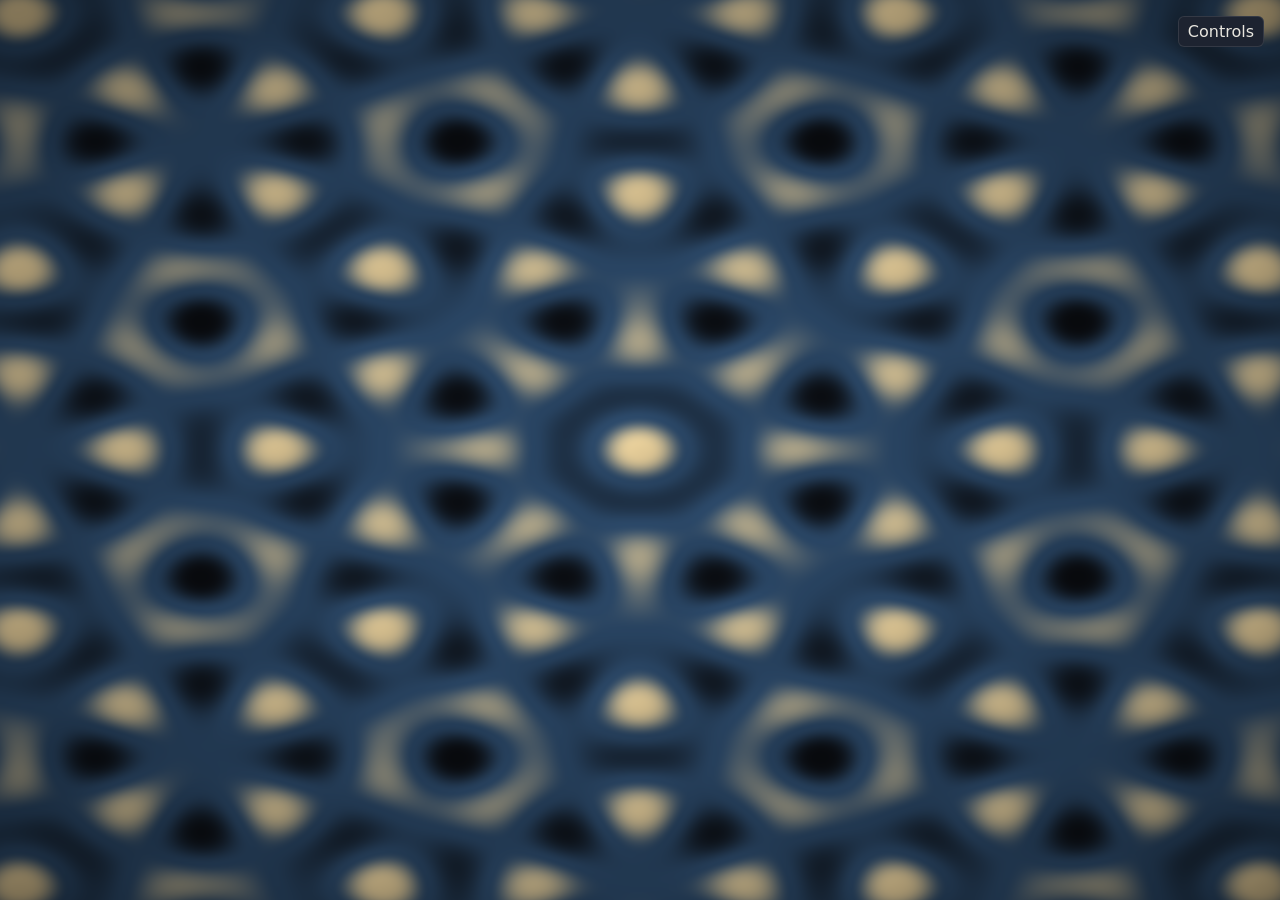
<file: faraday-quasicrystal/index.html>
<!doctype html>
<html lang="en">
  <head>
    <meta charset="utf-8" />
    <meta name="viewport" content="width=device-width,initial-scale=1" />
    <meta name="color-scheme" content="dark" />
    <title>Faraday Quasicrystal</title>
    <style>
      html,
      body {
        margin: 0;
        width: 100%;
        height: 100%;
        overflow: hidden;
        background: #0a0c10;
        color: #e8e6df;
        font-family: system-ui, -apple-system, "Helvetica Neue", sans-serif;
      }
      canvas {
        display: block;
        width: 100vw;
        height: 100vh;
      }
      #toggle {
        position: fixed;
        right: 16px;
        top: 16px;
        z-index: 2;
      }
      #panel {
        display: none;
        position: fixed;
        left: 16px;
        top: 16px;
        width: 280px;
        max-height: calc(100vh - 32px);
        overflow-y: auto;
        padding: 14px 16px 12px;
        background: rgba(14, 17, 24, 0.86);
        border: 1px solid rgba(255, 255, 255, 0.08);
        border-radius: 10px;
        backdrop-filter: blur(6px);
        font-size: 13px;
        user-select: none;
      }
      #panel.open {
        display: block;
      }
      #panel h1 {
        margin: 0 0 4px;
        font-size: 16px;
        font-weight: 600;
      }
      #panel .hint {
        margin: 0 0 10px;
        color: #8d93a0;
        line-height: 1.45;
      }
      #panel label {
        display: block;
        margin: 10px 0 4px;
        color: #b9bec9;
      }
      #panel label output {
        float: right;
        font-variant-numeric: tabular-nums;
        color: #e8e6df;
      }
      #panel input[type="range"],
      #panel select {
        width: 100%;
      }
      #panel .check {
        display: flex;
        align-items: center;
        gap: 8px;
        margin-top: 12px;
        color: #b9bec9;
      }
      #panel .check input {
        margin: 0;
      }
      .row {
        display: flex;
        flex-wrap: wrap;
        gap: 6px;
        margin-top: 10px;
      }
      button {
        background: #1d2330;
        color: #e8e6df;
        border: 1px solid rgba(255, 255, 255, 0.1);
        border-radius: 6px;
        padding: 5px 9px;
        font: inherit;
        cursor: pointer;
      }
      button:hover {
        background: #262e3f;
      }
      button.on {
        border-color: #7fd1b9;
        color: #7fd1b9;
      }
      #panel .readout {
        margin-top: 12px;
        padding: 8px 10px;
        background: rgba(255, 255, 255, 0.04);
        border-radius: 6px;
        color: #b9bec9;
        line-height: 1.5;
        font-variant-numeric: tabular-nums;
      }
      #panel .foot {
        margin-top: 10px;
        color: #6b7280;
        font-size: 12px;
      }
      #error {
        display: none;
        position: fixed;
        inset: 0;
        place-items: center;
        padding: 24px;
        text-align: center;
        line-height: 1.5;
        color: #d9a3a3;
      }
    </style>
  </head>
  <body>
    <canvas id="view"></canvas>
    <button id="toggle">Controls</button>

    <div id="panel">
      <h1>Faraday Quasicrystal</h1>
      <p class="hint">
        A vibrated fluid forms standing waves. The forcing frequency sets the wavelength, and the number of wave directions sets the symmetry.
      </p>

      <div class="row" id="presets"></div>

      <label for="f1">Forcing frequency <output id="f1Out"></output></label>
      <input id="f1" type="range" min="6" max="24" step="0.1" />

      <label for="n1">Wave directions <output id="n1Out"></output></label>
      <input id="n1" type="range" min="2" max="6" step="1" />

      <label class="check"><input id="second" type="checkbox" /> Second forcing frequency</label>

      <label for="f2">Second frequency <output id="f2Out"></output></label>
      <input id="f2" type="range" min="6" max="24" step="0.1" />

      <label for="n2">Second wave directions <output id="n2Out"></output></label>
      <input id="n2" type="range" min="2" max="6" step="1" />

      <label for="phase">Relative phase <output id="phaseOut"></output></label>
      <input id="phase" type="range" min="0" max="6.2832" step="0.01" />

      <label for="amp">Amplitude <output id="ampOut"></output></label>
      <input id="amp" type="range" min="0.2" max="1" step="0.01" />

      <label for="speed">Speed <output id="speedOut"></output></label>
      <input id="speed" type="range" min="0" max="3" step="0.05" />

      <label for="palette">Palette</label>
      <select id="palette">
        <option value="ink">Ink</option>
        <option value="ember">Ember</option>
        <option value="lagoon">Lagoon</option>
      </select>

      <div class="row">
        <button id="pause">Pause</button>
      </div>

      <div class="readout" id="readout"></div>

      <div class="foot">C toggles this panel. Space pauses.</div>
    </div>

    <div id="error"></div>

    <script type="module" src="./main.js"></script>
  </body>
</html>
</file>
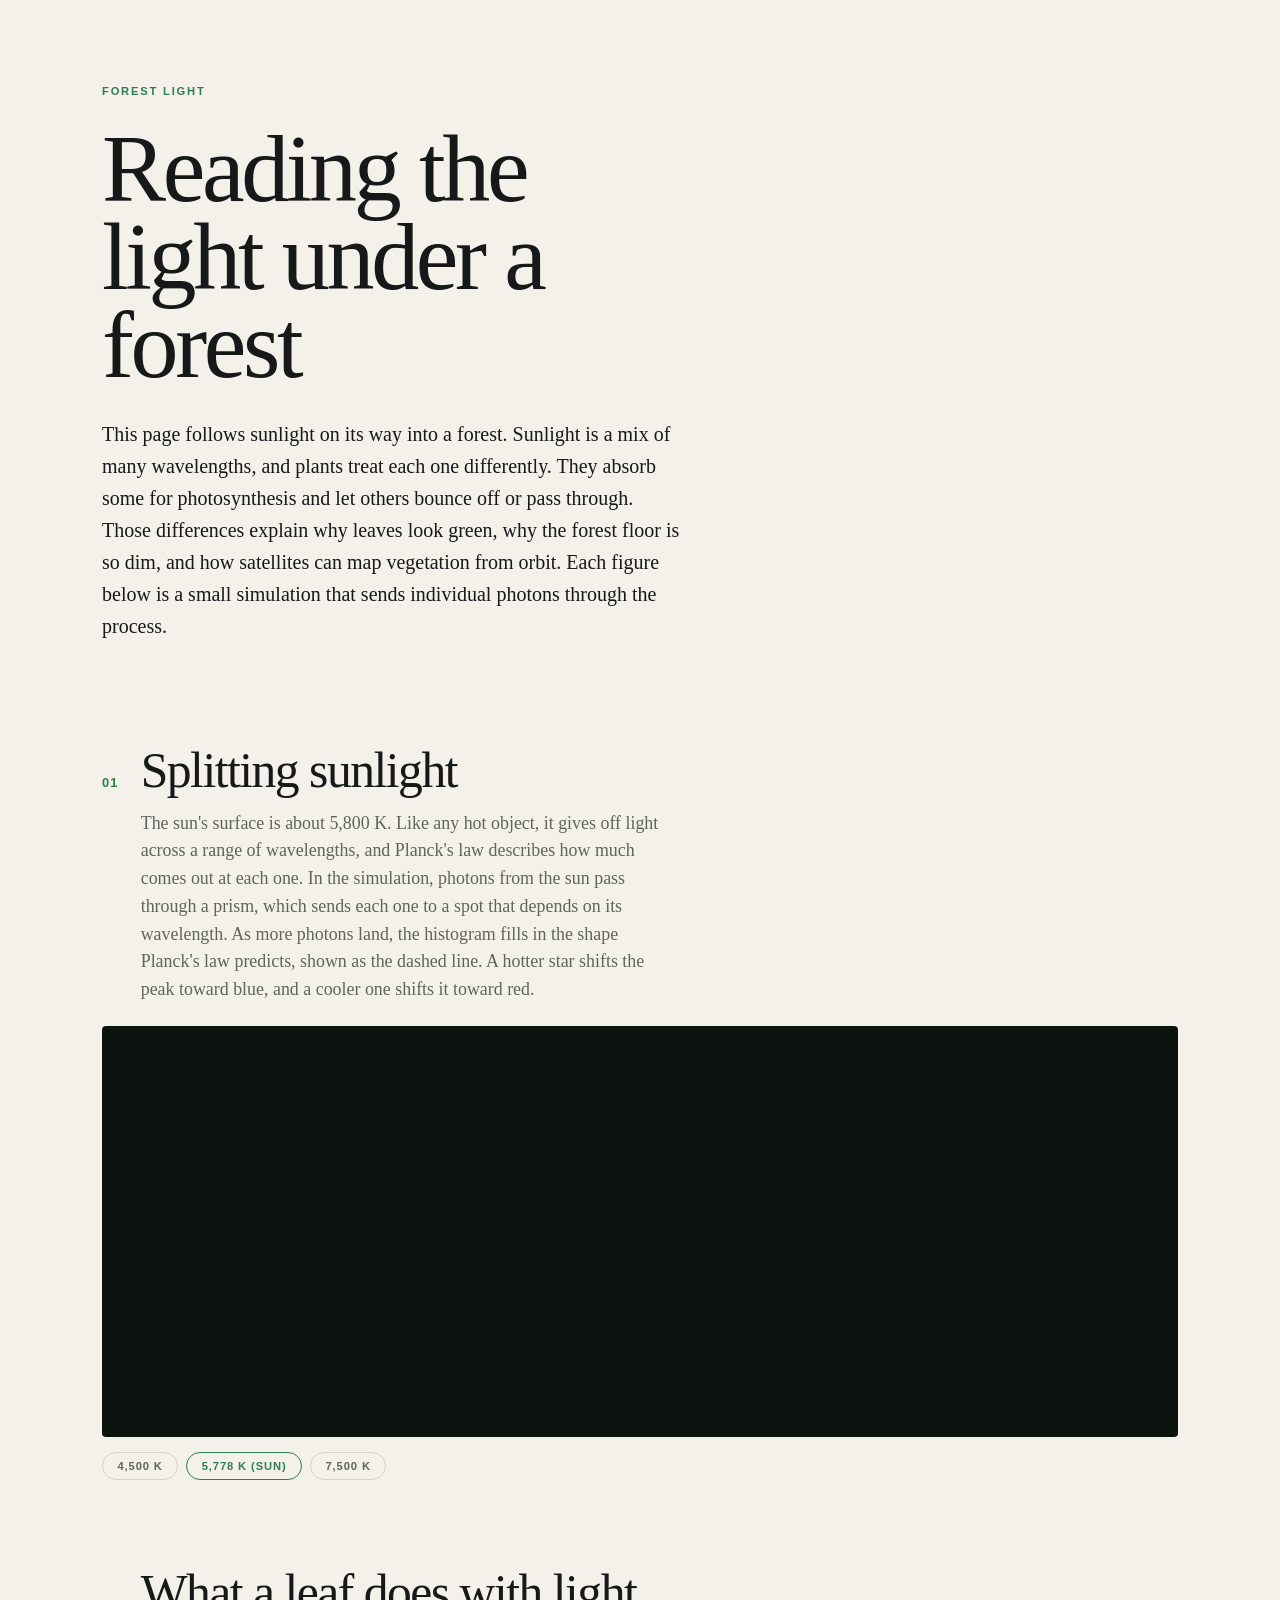
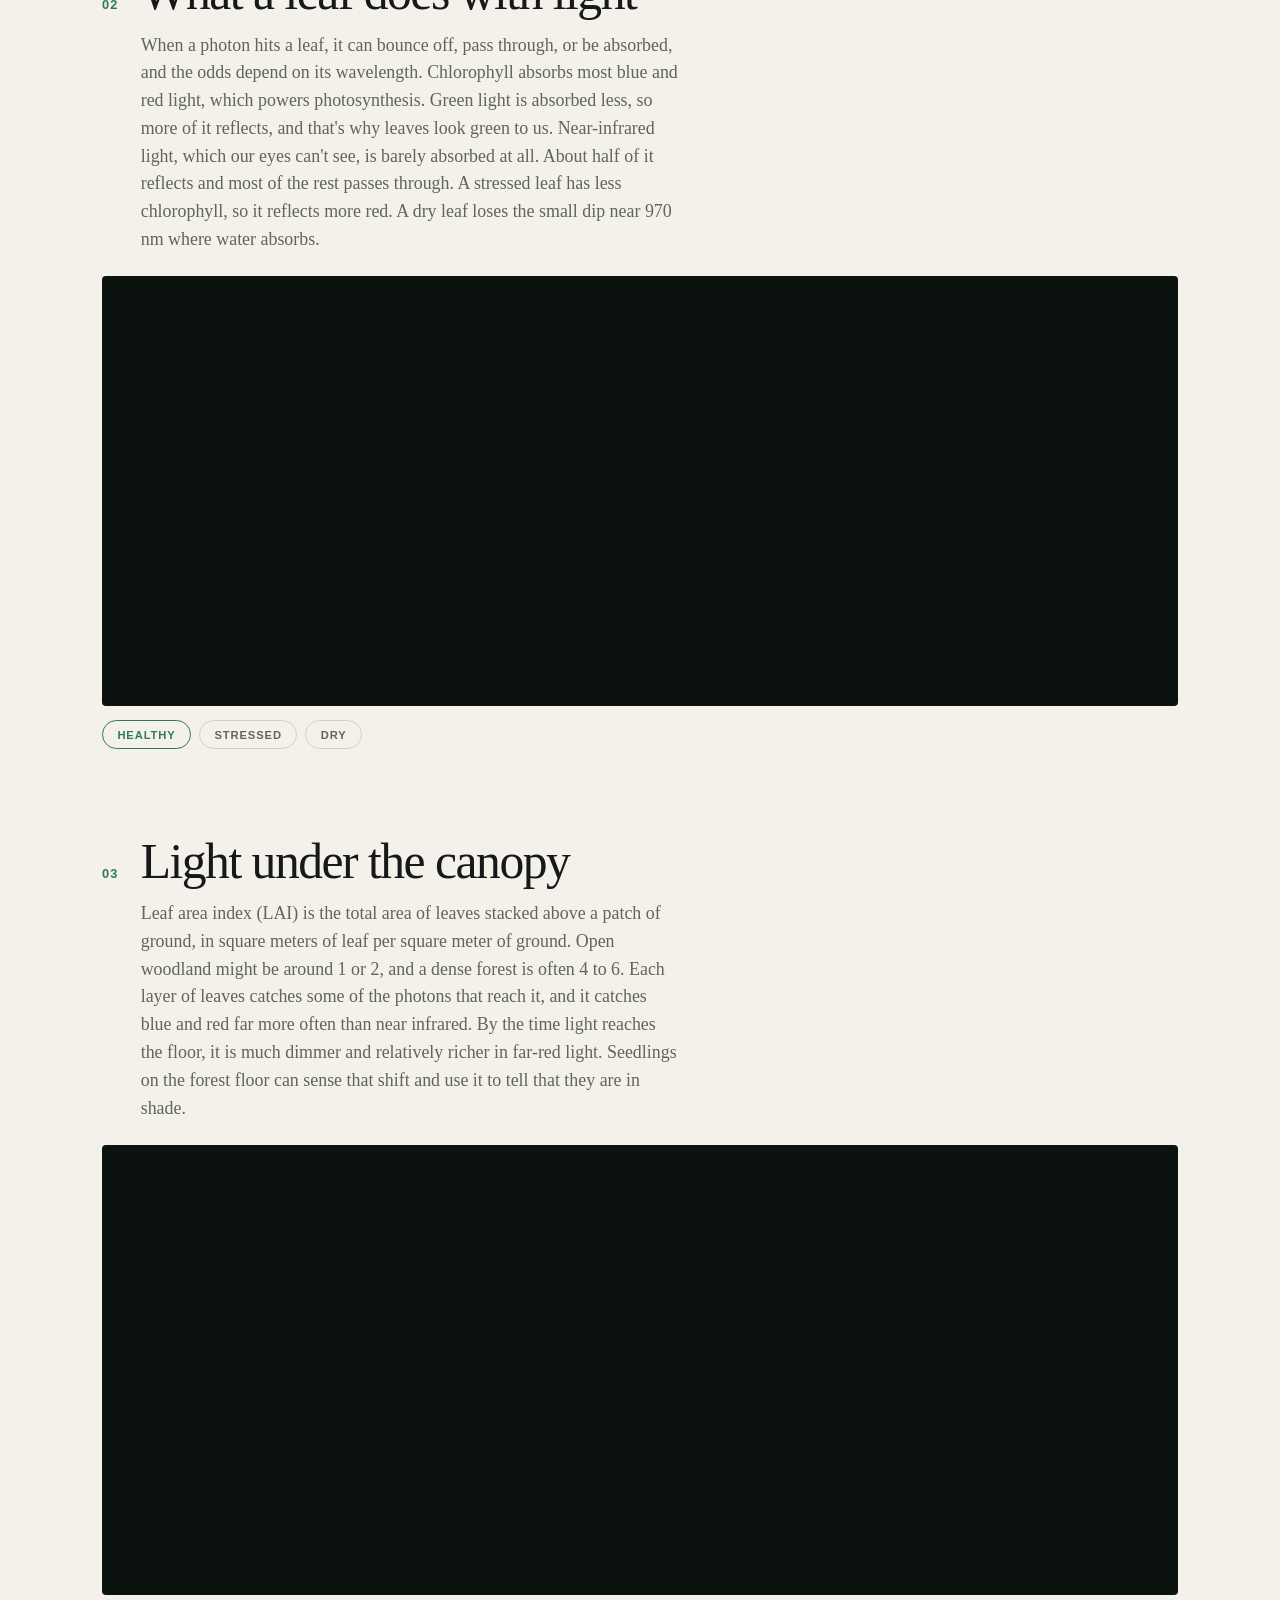
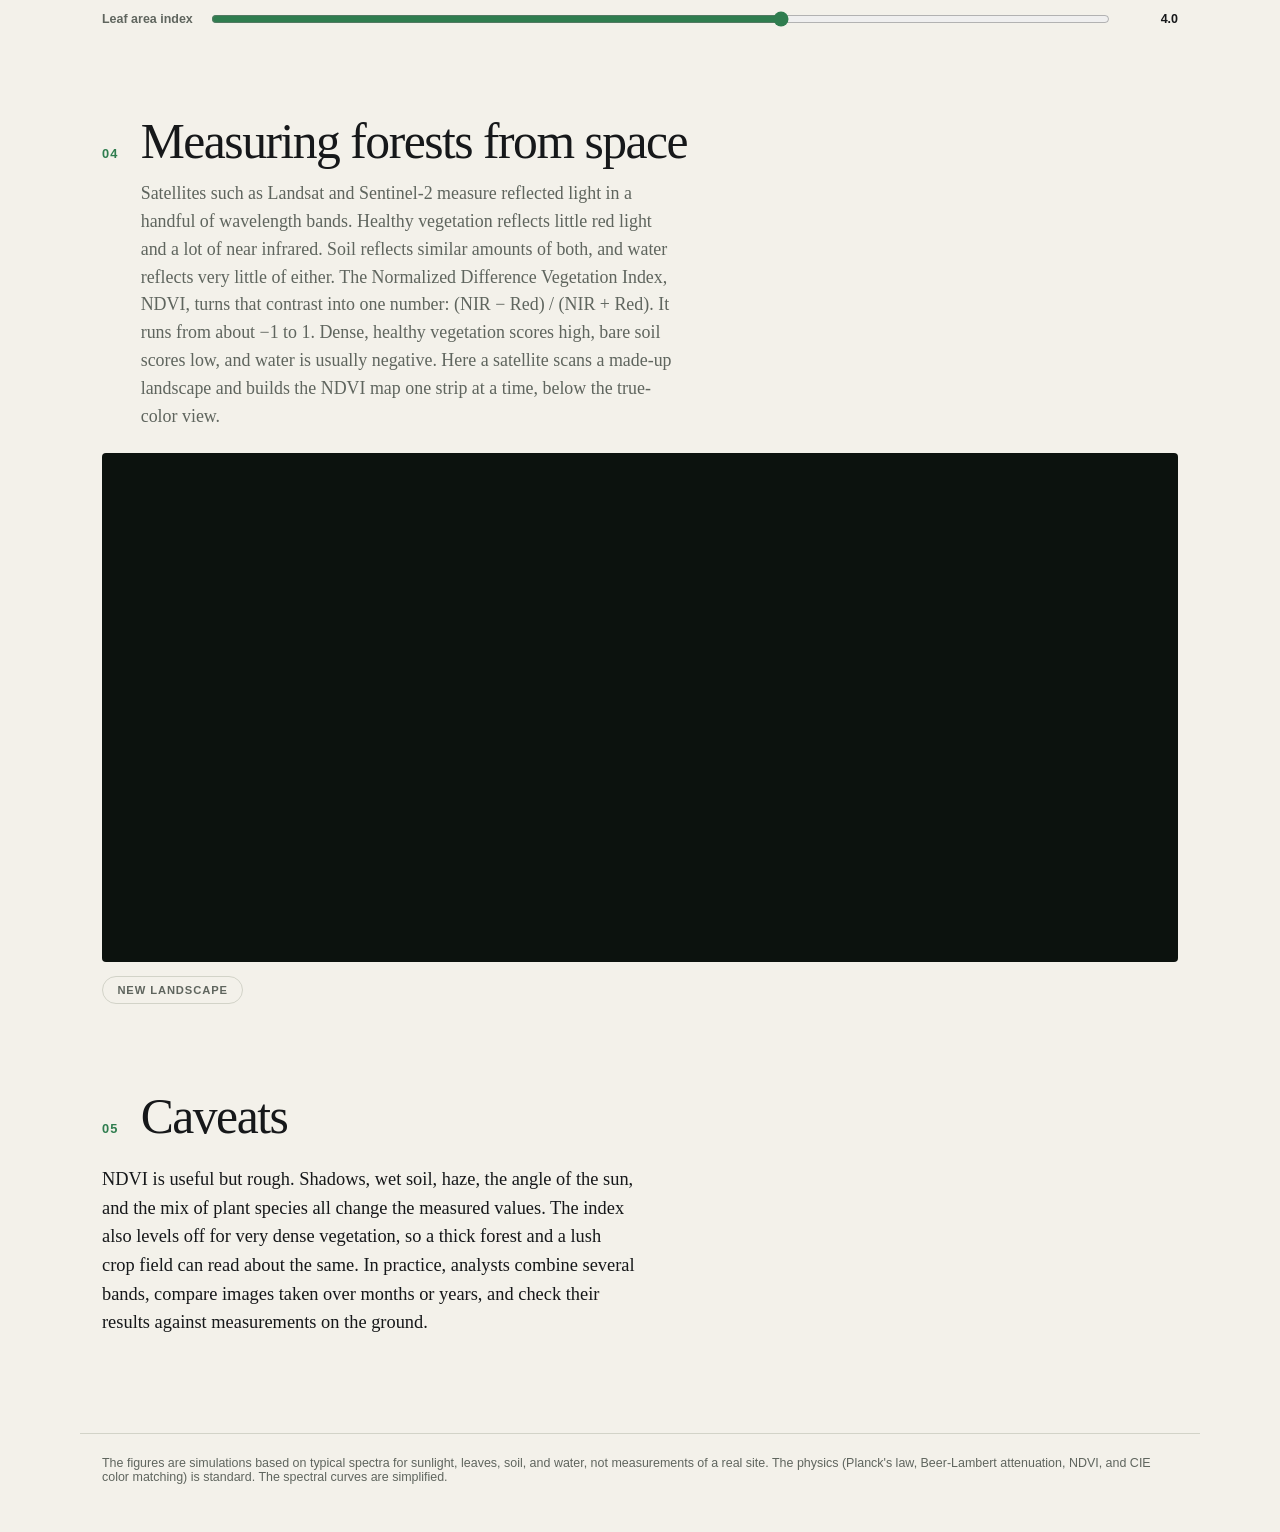
<file: forest-light/index.html>
<!DOCTYPE html>
<html lang="en">
<head>
<meta charset="utf-8">
<meta name="viewport" content="width=device-width, initial-scale=1">
<title>Reading the Light Under a Forest</title>
<style>
:root{
  --bg:#f3f1ea;
  --text:#16181a;
  --muted:#5f655e;
  --rule:#d2d3c8;
  --accent:#2f7d4f;
  --panel:#0c120e;
}
*{box-sizing:border-box}
body{margin:0;background:var(--bg);color:var(--text);font-family:Georgia,"Times New Roman",serif;line-height:1.55}
header{max-width:1120px;margin:0 auto;padding:4.5rem 22px 1rem}
.kicker{font-family:-apple-system,"Helvetica Neue",Arial,sans-serif;text-transform:uppercase;letter-spacing:.16em;font-size:.7rem;font-weight:700;color:var(--accent)}
h1{font-size:clamp(2.8rem,8vw,6rem);font-weight:400;line-height:.92;letter-spacing:-.035em;margin:.25em 0 .3em;max-width:12ch}
.intro{max-width:58ch;font-size:clamp(1.08rem,1.8vw,1.25rem);line-height:1.6;margin:0}
section{max-width:1120px;margin:0 auto;padding:5.5rem 22px 0}
.head{display:grid;grid-template-columns:auto 1fr;gap:.2rem 1.4rem;align-items:baseline;max-width:820px;margin-bottom:1.4rem}
.num{font-family:-apple-system,"Helvetica Neue",Arial,sans-serif;font-weight:700;font-size:.8rem;color:var(--accent);letter-spacing:.08em}
h2{font-size:clamp(1.9rem,4.4vw,3.1rem);font-weight:400;letter-spacing:-.03em;line-height:1.02;margin:0}
.head p{grid-column:2;margin:.6rem 0 0;font-size:1.12rem;color:var(--muted);max-width:60ch}
.frame{background:var(--panel);border-radius:4px;overflow:hidden}
.frame canvas{display:block;width:100%;height:auto}
.row{display:flex;flex-wrap:wrap;gap:.5rem;margin-top:.9rem;align-items:center}
.btn{font:600 .7rem -apple-system,"Helvetica Neue",Arial,sans-serif;letter-spacing:.08em;text-transform:uppercase;color:var(--muted);background:transparent;border:1px solid var(--rule);border-radius:999px;padding:.45rem .9rem;cursor:pointer}
.btn:hover{color:var(--text);border-color:var(--muted)}
.btn.on{color:var(--accent);border-color:var(--accent)}
.btn:focus-visible,input:focus-visible{outline:2px solid var(--accent);outline-offset:2px}
.slider{display:flex;align-items:center;gap:1rem;margin-top:.9rem;font:600 .78rem -apple-system,"Helvetica Neue",Arial,sans-serif;color:var(--muted)}
.slider input{flex:1;accent-color:var(--accent)}
.slider output{min-width:4em;text-align:right;color:var(--text);font-variant-numeric:tabular-nums}
.closing{max-width:58ch;font-size:1.15rem;margin:0}
footer{max-width:1120px;margin:6rem auto 0;padding:1.4rem 22px 3rem;border-top:1px solid var(--rule);font:.78rem -apple-system,"Helvetica Neue",Arial,sans-serif;color:var(--muted)}
@media(max-width:640px){
  header,section,footer{padding-left:16px;padding-right:16px}
  section{padding-top:4rem}
  .head{grid-template-columns:1fr}
  .head p{grid-column:1}
}
</style>
</head>
<body>

<header>
  <p class="kicker">Forest light</p>
  <h1>Reading the light under a forest</h1>
  <p class="intro">This page follows sunlight on its way into a forest. Sunlight is a mix of many wavelengths, and plants treat each one differently. They absorb some for photosynthesis and let others bounce off or pass through. Those differences explain why leaves look green, why the forest floor is so dim, and how satellites can map vegetation from orbit. Each figure below is a small simulation that sends individual photons through the process.</p>
</header>

<section>
  <div class="head"><span class="num">01</span><h2>Splitting sunlight</h2>
  <p>The sun's surface is about 5,800 K. Like any hot object, it gives off light across a range of wavelengths, and Planck's law describes how much comes out at each one. In the simulation, photons from the sun pass through a prism, which sends each one to a spot that depends on its wavelength. As more photons land, the histogram fills in the shape Planck's law predicts, shown as the dashed line. A hotter star shifts the peak toward blue, and a cooler one shifts it toward red.</p></div>
  <div class="frame"><canvas id="c1" data-h="420"></canvas></div>
  <div class="row">
    <button class="btn" data-sun="4500">4,500 K</button>
    <button class="btn on" data-sun="5778">5,778 K (sun)</button>
    <button class="btn" data-sun="7500">7,500 K</button>
  </div>
</section>

<section>
  <div class="head"><span class="num">02</span><h2>What a leaf does with light</h2>
  <p>When a photon hits a leaf, it can bounce off, pass through, or be absorbed, and the odds depend on its wavelength. Chlorophyll absorbs most blue and red light, which powers photosynthesis. Green light is absorbed less, so more of it reflects, and that's why leaves look green to us. Near-infrared light, which our eyes can't see, is barely absorbed at all. About half of it reflects and most of the rest passes through. A stressed leaf has less chlorophyll, so it reflects more red. A dry leaf loses the small dip near 970 nm where water absorbs.</p></div>
  <div class="frame"><canvas id="c2" data-h="440"></canvas></div>
  <div class="row">
    <button class="btn on" data-leaf="healthy">Healthy</button>
    <button class="btn" data-leaf="stressed">Stressed</button>
    <button class="btn" data-leaf="dry">Dry</button>
  </div>
</section>

<section>
  <div class="head"><span class="num">03</span><h2>Light under the canopy</h2>
  <p>Leaf area index (LAI) is the total area of leaves stacked above a patch of ground, in square meters of leaf per square meter of ground. Open woodland might be around 1 or 2, and a dense forest is often 4 to 6. Each layer of leaves catches some of the photons that reach it, and it catches blue and red far more often than near infrared. By the time light reaches the floor, it is much dimmer and relatively richer in far-red light. Seedlings on the forest floor can sense that shift and use it to tell that they are in shade.</p></div>
  <div class="frame"><canvas id="c3" data-h="460"></canvas></div>
  <div class="slider"><label for="lai">Leaf area index</label><input id="lai" type="range" min="0.5" max="6" step="0.5" value="4"><output id="laiOut">4.0</output></div>
</section>

<section>
  <div class="head"><span class="num">04</span><h2>Measuring forests from space</h2>
  <p>Satellites such as Landsat and Sentinel-2 measure reflected light in a handful of wavelength bands. Healthy vegetation reflects little red light and a lot of near infrared. Soil reflects similar amounts of both, and water reflects very little of either. The Normalized Difference Vegetation Index, NDVI, turns that contrast into one number: (NIR − Red) / (NIR + Red). It runs from about −1 to 1. Dense, healthy vegetation scores high, bare soil scores low, and water is usually negative. Here a satellite scans a made-up landscape and builds the NDVI map one strip at a time, below the true-color view.</p></div>
  <div class="frame"><canvas id="c4" data-h="520"></canvas></div>
  <div class="row"><button class="btn" id="newMap">New landscape</button></div>
</section>

<section>
  <div class="head"><span class="num">05</span><h2>Caveats</h2></div>
  <p class="closing">NDVI is useful but rough. Shadows, wet soil, haze, the angle of the sun, and the mix of plant species all change the measured values. The index also levels off for very dense vegetation, so a thick forest and a lush crop field can read about the same. In practice, analysts combine several bands, compare images taken over months or years, and check their results against measurements on the ground.</p>
</section>

<footer>
  The figures are simulations based on typical spectra for sunlight, leaves, soil, and water, not measurements of a real site. The physics (Planck's law, Beer-Lambert attenuation, NDVI, and CIE color matching) is standard. The spectral curves are simplified.
</footer>

<script>
// ===================== spectral models =====================

const NM_MIN = 380;
const NM_MAX = 1000;

const gauss = (x, mu, s) => Math.exp(-0.5 * ((x - mu) / s) ** 2);
const sig = (x) => 1 / (1 + Math.exp(-x));

// Planck's law up to a constant; nm in nanometers, T in kelvin.
function planck(nm, T) {
  return 1 / (nm ** 5 * (Math.exp(1.4388e7 / (nm * T)) - 1));
}
function planckNorm(nm) {
  return planck(nm, 5778) / planck(500, 5778);
}

// Leaf reflectance: green bump, chlorophyll absorption near 440 and 670 nm,
// red edge near 705 nm, near-infrared plateau, water dip near 970 nm.
function leafReflectance(nm, kind) {
  const chl = kind === "stressed" ? 0.35 : 1.0;
  // Leaf water absorbs near 970 nm, so a dry leaf has a shallower dip there.
  const water = kind === "dry" ? 0.03 : 0.15;
  const visible = 0.05 + 0.08 * gauss(nm, 550, 38) + 0.12 * sig((nm - 600) / 15);
  const absorb = 1 - 0.92 * chl * (0.9 * gauss(nm, 440, 22) + 1.0 * gauss(nm, 670, 28));
  const edge = sig((nm - 705) / 12);
  const nir = 0.45 * (1 - water * gauss(nm, 970, 22)) + 0.02;
  return Math.min(Math.max((1 - edge) * visible * Math.max(absorb, 0.04) + edge * nir, 0), 1);
}
function leafTransmittance(nm, kind) {
  const chl = kind === "stressed" ? 0.35 : 1.0;
  const edge = sig((nm - 705) / 12);
  const visible = 0.02 + 0.06 * gauss(nm, 550, 40) * chl + 0.02 * (1 - chl);
  return Math.min((1 - edge) * visible + edge * 0.42, 1);
}
// Fraction a leaf layer stops: everything except what passes straight through.
function leafInterception(nm) {
  return Math.max(1 - leafTransmittance(nm, "healthy"), 0.02);
}
const soilReflectance = (nm) => 0.1 + 0.28 * sig((nm - 600) / 80);
const waterReflectance = (nm) => Math.max(0.02, 0.07 - 0.00008 * (nm - 400));

function meanBetween(fn, a, b) {
  let sum = 0, n = 0;
  for (let nm = a; nm <= b; nm += 2) { sum += fn(nm); n++; }
  return sum / n;
}
function ndviOf(fn) {
  const red = meanBetween(fn, 630, 690);
  const nir = meanBetween(fn, 760, 900);
  return (nir - red) / (nir + red);
}

// ===================== color =====================

// CIE 1931 color matching functions, multi-lobe fit of Wyman, Sloan, and Shirley (2013).
function cieXYZ(nm) {
  const lobe = (mu, s1, s2) => Math.exp(-0.5 * ((nm - mu) / (nm < mu ? s1 : s2)) ** 2);
  return [
    1.056 * lobe(599.8, 37.9, 31.0) + 0.362 * lobe(442.0, 16.0, 26.7) - 0.065 * lobe(501.1, 20.4, 26.2),
    0.821 * lobe(568.8, 46.9, 40.5) + 0.286 * lobe(530.9, 16.3, 31.1),
    1.217 * lobe(437.0, 11.8, 36.0) + 0.681 * lobe(459.0, 26.0, 13.8),
  ];
}
function linearRGBOf(fn) {
  let X = 0, Y = 0, Z = 0;
  for (let nm = 380; nm <= 700; nm += 2) {
    const w = fn(nm);
    const [x, y, z] = cieXYZ(nm);
    X += w * x; Y += w * y; Z += w * z;
  }
  return [3.2406 * X - 1.5372 * Y - 0.4986 * Z, -0.9689 * X + 1.8758 * Y + 0.0415 * Z, 0.0557 * X - 0.2040 * Y + 1.0570 * Z];
}
const SUN_RGB = linearRGBOf(planckNorm);
// Color of a light spectrum relative to sunlight, so sunlight itself is white.
// The gain brightens dim light so its hue is still visible.
function spectrumColor(fn, gain = 1) {
  const c = linearRGBOf(fn);
  const enc = (v, s) => Math.round(255 * Math.pow(Math.min(Math.max((v / s) * gain, 0), 1), 1 / 2.2));
  return `rgb(${enc(c[0], SUN_RGB[0])},${enc(c[1], SUN_RGB[1])},${enc(c[2], SUN_RGB[2])})`;
}

// Saturated display color for a single photon. Near-infrared photons are drawn
// as faint gray because the eye cannot see them.
function photonColor(nm, alpha = 1) {
  if (nm > 700) return `rgba(170,170,170,${alpha * 0.55})`;
  let r = 0, g = 0, b = 0;
  if (nm < 440) { r = (440 - nm) / 60; b = 1; }
  else if (nm < 490) { g = (nm - 440) / 50; b = 1; }
  else if (nm < 510) { g = 1; b = (510 - nm) / 20; }
  else if (nm < 580) { r = (nm - 510) / 70; g = 1; }
  else if (nm < 645) { r = 1; g = (645 - nm) / 65; }
  else { r = 1; }
  return `rgba(${Math.round(r * 255)},${Math.round(g * 255)},${Math.round(b * 255)},${alpha})`;
}

// Draws photon wavelengths from a blackbody. Photon counts scale with lambda
// times the energy spectrum, because a longer-wavelength photon carries less energy.
function makeSampler(T) {
  const cdf = [];
  let total = 0;
  for (let nm = NM_MIN; nm < NM_MAX; nm += 2) {
    total += planck(nm, T) * nm;
    cdf.push([nm, total]);
  }
  const sample = () => {
    const u = Math.random() * total;
    let lo = 0, hi = cdf.length - 1;
    while (lo < hi) {
      const mid = (lo + hi) >> 1;
      if (cdf[mid][1] < u) lo = mid + 1; else hi = mid;
    }
    return cdf[lo][0] + Math.random() * 2;
  };
  const density = (nm) => planck(nm, T) * nm;
  return { sample, density };
}
const SUN = makeSampler(5778);

// ===================== canvas plumbing =====================

// Every figure draws in a 1100-unit-wide coordinate system and is scaled to fit.
const W = 1100;
function fit(canvas) {
  const h = Number(canvas.dataset.h);
  const dpr = Math.min(window.devicePixelRatio || 1, 2);
  const cssW = canvas.clientWidth || W;
  canvas.width = Math.round(cssW * dpr);
  canvas.height = Math.round((cssW * h / W) * dpr);
  const ctx = canvas.getContext("2d");
  const s = (cssW * dpr) / W;
  ctx.setTransform(s, 0, 0, s, 0, 0);
  return { ctx, h };
}

function label(ctx, text, x, y, color = "#8a9488", align = "left", size = 12) {
  ctx.font = `${size}px -apple-system, Helvetica, Arial, sans-serif`;
  ctx.fillStyle = color;
  ctx.textAlign = align;
  ctx.fillText(text, x, y);
}

function clear(ctx, h) {
  ctx.fillStyle = "#0c120e";
  ctx.fillRect(0, 0, W, h);
}

// Each figure registers a step function. Figures only animate while on screen.
const figures = [];
function register(canvas, init, step) {
  const fig = { canvas, visible: false, ...fit(canvas), state: null, step };
  fig.state = init();
  figures.push(fig);
  new IntersectionObserver((entries) => {
    fig.visible = entries[0].isIntersecting;
  }, { threshold: 0.05 }).observe(canvas);
  return fig;
}
window.addEventListener("resize", () => {
  for (const f of figures) Object.assign(f, fit(f.canvas));
});
function loop() {
  for (const f of figures) if (f.visible) f.step(f);
  requestAnimationFrame(loop);
}

// ===================== 01: prism =====================

const PRISM = { x: 330, y: 170 };
const HIST = { x0: 470, x1: 1070, base: 385, top: 70, binNm: 10 };
const histX = (nm) => HIST.x0 + ((nm - NM_MIN) / (NM_MAX - NM_MIN)) * (HIST.x1 - HIST.x0);

const fig1 = register(document.getElementById("c1"), () => ({
  T: 5778, sampler: makeSampler(5778), photons: [],
  bins: new Array(Math.ceil((NM_MAX - NM_MIN) / HIST.binNm)).fill(0), count: 0,
}), (f) => {
  const { ctx, h, state: s } = f;
  clear(ctx, h);

  // Sun, tinted by its temperature.
  const glow = ctx.createRadialGradient(90, 170, 10, 90, 170, 90);
  glow.addColorStop(0, s.T < 5000 ? "#ffcf8a" : s.T > 7000 ? "#e6efff" : "#fff6dc");
  glow.addColorStop(0.45, "rgba(255,220,150,0.35)");
  glow.addColorStop(1, "rgba(255,200,120,0)");
  ctx.fillStyle = glow;
  ctx.beginPath(); ctx.arc(90, 170, 90, 0, Math.PI * 2); ctx.fill();
  label(ctx, s.T.toLocaleString() + " K", 90, 290, "#c9d3c4", "center", 13);

  // Prism.
  ctx.fillStyle = "rgba(200,230,255,0.10)";
  ctx.strokeStyle = "rgba(200,230,255,0.55)";
  ctx.lineWidth = 1.5;
  ctx.beginPath();
  ctx.moveTo(PRISM.x - 34, PRISM.y + 48); ctx.lineTo(PRISM.x + 34, PRISM.y + 48); ctx.lineTo(PRISM.x, PRISM.y - 52);
  ctx.closePath(); ctx.fill(); ctx.stroke();

  // Visible and near-infrared bands under the histogram.
  ctx.fillStyle = "rgba(120,200,150,0.06)";
  ctx.fillRect(histX(400), HIST.top, histX(700) - histX(400), HIST.base - HIST.top);
  label(ctx, "visible", (histX(400) + histX(700)) / 2, HIST.base + 34, "#8a9488", "center");
  label(ctx, "near infrared (invisible)", (histX(700) + histX(1000)) / 2, HIST.base + 34, "#8a9488", "center");
  for (let nm = 400; nm <= 1000; nm += 100) label(ctx, nm + " nm", histX(nm), HIST.base + 16, "#5d665b", "center", 10);

  for (let i = 0; i < 7; i++) {
    s.photons.push({ x: 140, y: 170 + (Math.random() - 0.5) * 24, nm: s.sampler.sample(), stage: 0 });
  }

  // Bars and the Planck curve share one scale: the expected count per bin.
  // Random spikes then sit above or below the curve instead of rescaling it.
  const centers = s.bins.map((_, i) => NM_MIN + i * HIST.binNm + HIST.binNm / 2);
  const densitySum = centers.reduce((acc, nm) => acc + s.sampler.density(nm), 0);
  const expected = (nm) => (s.sampler.density(nm) / densitySum) * s.count;
  const maxBin = Math.max(...s.bins, ...centers.map(expected), 1);
  const binW = histX(NM_MIN + HIST.binNm) - histX(NM_MIN);
  const barMax = HIST.base - HIST.top - 20;
  s.bins.forEach((c, i) => {
    const nm = centers[i];
    const hgt = (c / maxBin) * barMax;
    ctx.fillStyle = photonColor(nm, 0.8);
    ctx.fillRect(histX(NM_MIN + i * HIST.binNm) + 0.5, HIST.base - hgt, binW - 1, hgt);
  });

  // Planck's photon spectrum, as the expected count in each bin.
  ctx.strokeStyle = "rgba(255,255,255,0.75)";
  ctx.lineWidth = 1.6;
  ctx.setLineDash([5, 4]);
  ctx.beginPath();
  for (let nm = NM_MIN; nm <= NM_MAX; nm += 5) {
    const y = HIST.base - (expected(nm) / maxBin) * barMax;
    nm === NM_MIN ? ctx.moveTo(histX(nm), y) : ctx.lineTo(histX(nm), y);
  }
  ctx.stroke();
  ctx.setLineDash([]);
  label(ctx, "Planck's law", HIST.x1 - 4, HIST.top - 8, "rgba(255,255,255,0.75)", "right");

  // White beam into the prism, then fanned out to each photon's wavelength bin.
  const next = [];
  for (const p of s.photons) {
    if (p.stage === 0) {
      p.x += 10;
      if (p.x >= PRISM.x) {
        p.stage = 1;
        p.bin = Math.min(Math.floor((p.nm - NM_MIN) / HIST.binNm), s.bins.length - 1);
        p.tx = histX(NM_MIN + p.bin * HIST.binNm + HIST.binNm / 2);
        p.ty = HIST.base - (s.bins[p.bin] / maxBin) * barMax - 2;
        const d = Math.hypot(p.tx - p.x, p.ty - p.y);
        p.vx = ((p.tx - p.x) / d) * 11;
        p.vy = ((p.ty - p.y) / d) * 11;
      }
      ctx.fillStyle = "rgba(255,250,235,0.8)";
      ctx.fillRect(p.x, p.y, 3, 2);
      next.push(p);
    } else {
      p.x += p.vx; p.y += p.vy;
      ctx.fillStyle = photonColor(p.nm, 0.95);
      ctx.beginPath(); ctx.arc(p.x, p.y, 2, 0, Math.PI * 2); ctx.fill();
      if (p.x >= p.tx - 6) { s.bins[p.bin]++; s.count++; } else next.push(p);
    }
  }
  s.photons = next;
  label(ctx, s.count.toLocaleString() + " photons sorted", HIST.x0, HIST.top - 8, "#8a9488");
});

document.querySelectorAll("[data-sun]").forEach((btn) => btn.addEventListener("click", () => {
  document.querySelectorAll("[data-sun]").forEach((b) => b.classList.toggle("on", b === btn));
  const T = Number(btn.dataset.sun);
  Object.assign(fig1.state, { T, sampler: makeSampler(T), photons: [], bins: fig1.state.bins.fill(0), count: 0 });
}));

// ===================== 02: leaf =====================

const LEAF = { x0: 60, x1: 800, top: 205, bottom: 260 };
// Fixed cell layout for the cross-section: palisade columns over spongy cells.
const leafCells = [];
for (let x = LEAF.x0 + 6; x < LEAF.x1 - 6; x += 14) leafCells.push({ kind: "pal", x, y: LEAF.top + 6 });
for (let i = 0; i < 90; i++) {
  leafCells.push({ kind: "spg", x: LEAF.x0 + 10 + Math.random() * (LEAF.x1 - LEAF.x0 - 20), y: LEAF.top + 36 + Math.random() * 14, r: 4 + Math.random() * 4 });
}

const fig2 = register(document.getElementById("c2"), () => ({
  kind: "healthy", photons: [], sparks: [], tally: { R: 0, T: 0, A: 0 },
}), (f) => {
  const { ctx, h, state: s } = f;
  clear(ctx, h);

  ctx.fillStyle = "rgba(46,110,58,0.55)";
  ctx.fillRect(LEAF.x0, LEAF.top, LEAF.x1 - LEAF.x0, LEAF.bottom - LEAF.top);
  for (const c of leafCells) {
    ctx.fillStyle = c.kind === "pal" ? "rgba(90,170,90,0.55)" : "rgba(70,140,80,0.45)";
    ctx.beginPath();
    if (c.kind === "pal") ctx.roundRect(c.x - 5, c.y, 10, 26, 4);
    else ctx.arc(c.x, c.y, c.r, 0, Math.PI * 2);
    ctx.fill();
  }
  ctx.strokeStyle = "rgba(170,220,170,0.6)";
  ctx.lineWidth = 1.5;
  ctx.strokeRect(LEAF.x0, LEAF.top, LEAF.x1 - LEAF.x0, LEAF.bottom - LEAF.top);
  label(ctx, "leaf cross-section", LEAF.x0, LEAF.top - 8, "#6e8a70");

  for (let i = 0; i < 5; i++) {
    s.photons.push({ x: LEAF.x0 + 20 + Math.random() * (LEAF.x1 - LEAF.x0 - 40), y: -4, vx: 0, vy: 6, nm: SUN.sample(), fate: null });
  }

  // At the leaf surface each photon is reflected, transmitted, or absorbed with
  // the leaf's own probabilities at that wavelength.
  const next = [];
  for (const p of s.photons) {
    p.x += p.vx; p.y += p.vy;
    if (!p.fate && p.y >= LEAF.top) {
      const R = leafReflectance(p.nm, s.kind);
      const T = leafTransmittance(p.nm, s.kind);
      const u = Math.random();
      if (u < R) { p.fate = "R"; p.vy = -6; p.vx = (Math.random() - 0.5) * 4; s.tally.R++; }
      else if (u < R + T) { p.fate = "T"; p.vx = (Math.random() - 0.5) * 3; s.tally.T++; }
      else { p.fate = "A"; p.stopAt = LEAF.top + 8 + Math.random() * 44; s.tally.A++; }
    }
    if (p.fate === "A" && p.y >= p.stopAt) {
      s.sparks.push({ x: p.x, y: p.y, life: 1 });
      continue;
    }
    if (p.y < -10 || p.y > h + 10) continue;
    ctx.fillStyle = photonColor(p.nm, 0.95);
    ctx.beginPath(); ctx.arc(p.x, p.y, 2.2, 0, Math.PI * 2); ctx.fill();
    next.push(p);
  }
  s.photons = next;

  // Absorbed photons drive photosynthesis, shown as brief sparks.
  s.sparks = s.sparks.filter((k) => {
    k.life -= 0.05;
    ctx.strokeStyle = `rgba(230,255,150,${k.life * 0.8})`;
    ctx.lineWidth = 1.2;
    ctx.beginPath(); ctx.arc(k.x, k.y, (1 - k.life) * 9 + 1, 0, Math.PI * 2); ctx.stroke();
    return k.life > 0;
  });

  const total = s.tally.R + s.tally.T + s.tally.A || 1;
  const rows = [["Reflected", s.tally.R, "#8fd19e"], ["Transmitted", s.tally.T, "#7fb3d6"], ["Absorbed", s.tally.A, "#e6f59a"]];
  rows.forEach(([name, n, color], i) => {
    const y = 70 + i * 62;
    label(ctx, name, 850, y, "#c9d3c4", "left", 13);
    label(ctx, Math.round((n / total) * 100) + "%", 1070, y, "#c9d3c4", "right", 13);
    ctx.fillStyle = "rgba(255,255,255,0.08)";
    ctx.fillRect(850, y + 8, 220, 10);
    ctx.fillStyle = color;
    ctx.fillRect(850, y + 8, 220 * (n / total), 10);
  });

  ctx.fillStyle = spectrumColor((nm) => planckNorm(nm) * leafReflectance(nm, s.kind), 2.2);
  ctx.fillRect(850, 280, 220, 70);
  label(ctx, "color of the reflected light", 850, 368, "#8a9488");
  label(ctx, "gray dots: near infrared", 850, 400, "#5d665b");
});

document.querySelectorAll("[data-leaf]").forEach((btn) => btn.addEventListener("click", () => {
  document.querySelectorAll("[data-leaf]").forEach((b) => b.classList.toggle("on", b === btn));
  Object.assign(fig2.state, { kind: btn.dataset.leaf, tally: { R: 0, T: 0, A: 0 } });
}));

// ===================== 03: canopy =====================

const CAN = { x0: 40, x1: 780, top: 40, floor: 400, binNm: 20 };
const laiInput = document.getElementById("lai");

// Each layer holds half a unit of leaf area. With extinction coefficient 0.5,
// a layer stops a photon with probability 1 - exp(-0.25 × interception). This
// is the Beer-Lambert law, one photon at a time.
function buildLayers(lai) {
  const n = Math.round(lai * 2);
  const layers = [];
  for (let i = 0; i < n; i++) {
    const y = CAN.top + 30 + ((CAN.floor - CAN.top - 70) * (i + 0.5)) / n;
    const leaves = [];
    for (let k = 0; k < 26; k++) leaves.push({ x: CAN.x0 + Math.random() * (CAN.x1 - CAN.x0), w: 18 + Math.random() * 22, tilt: (Math.random() - 0.5) * 0.6 });
    layers.push({ y, leaves });
  }
  return layers;
}

const canopyInit = () => ({
  lai: Number(laiInput.value), layers: buildLayers(Number(laiInput.value)), photons: [], flashes: [],
  floorBins: new Array(Math.ceil((NM_MAX - NM_MIN) / CAN.binNm)).fill(0),
  sentVis: 0, sentNir: 0, hitVis: 0, hitNir: 0,
});

const fig3 = register(document.getElementById("c3"), canopyInit, (f) => {
  const { ctx, h, state: s } = f;
  clear(ctx, h);

  const sky = ctx.createLinearGradient(0, 0, 0, 60);
  sky.addColorStop(0, "rgba(255,245,215,0.25)"); sky.addColorStop(1, "rgba(255,245,215,0)");
  ctx.fillStyle = sky; ctx.fillRect(CAN.x0, 0, CAN.x1 - CAN.x0, 60);

  // Floor tinted by the light that reaches it, brightened so the hue shows.
  const floorFn = (nm) => planckNorm(nm) * Math.exp(-0.5 * s.lai * leafInterception(nm));
  const visShare = meanBetween(floorFn, 400, 700) / meanBetween(planckNorm, 400, 700);
  ctx.fillStyle = spectrumColor(floorFn, 0.35 / Math.max(visShare, 0.05));
  ctx.fillRect(CAN.x0, CAN.floor, CAN.x1 - CAN.x0, 24);
  label(ctx, "forest floor", CAN.x0, CAN.floor + 44, "#6e8a70");

  for (const layer of s.layers) {
    for (const lf of layer.leaves) {
      ctx.save();
      ctx.translate(lf.x, layer.y);
      ctx.rotate(lf.tilt);
      ctx.fillStyle = "rgba(60,130,70,0.55)";
      ctx.beginPath(); ctx.ellipse(0, 0, lf.w / 2, 5, 0, 0, Math.PI * 2); ctx.fill();
      ctx.restore();
    }
  }

  for (let i = 0; i < 9; i++) {
    const nm = SUN.sample();
    if (nm > 700) s.sentNir++; else s.sentVis++;
    s.photons.push({ x: CAN.x0 + Math.random() * (CAN.x1 - CAN.x0), y: 0, nm, layer: 0 });
  }

  const next = [];
  for (const p of s.photons) {
    p.y += 6;
    let stopped = false;
    while (p.layer < s.layers.length && p.y >= s.layers[p.layer].y) {
      if (Math.random() < 1 - Math.exp(-0.25 * leafInterception(p.nm))) {
        s.flashes.push({ x: p.x, y: s.layers[p.layer].y, nm: p.nm, life: 1 });
        stopped = true;
        break;
      }
      p.layer++;
    }
    if (stopped) continue;
    if (p.y >= CAN.floor) {
      const bin = Math.min(Math.floor((p.nm - NM_MIN) / CAN.binNm), s.floorBins.length - 1);
      s.floorBins[bin]++;
      if (p.nm > 700) s.hitNir++; else s.hitVis++;
      s.flashes.push({ x: p.x, y: CAN.floor, nm: p.nm, life: 1, floor: true });
      continue;
    }
    ctx.fillStyle = photonColor(p.nm, 0.9);
    ctx.fillRect(p.x - 1, p.y - 3, 2, 5);
    next.push(p);
  }
  s.photons = next;

  s.flashes = s.flashes.filter((k) => {
    k.life -= k.floor ? 0.03 : 0.08;
    ctx.fillStyle = photonColor(k.nm, k.life * (k.floor ? 0.9 : 0.5));
    ctx.beginPath(); ctx.arc(k.x, k.y, k.floor ? 3 : 2.5 * (2 - k.life), 0, Math.PI * 2); ctx.fill();
    return k.life > 0;
  });

  // Floor spectrum built from the photons that made it, against sunlight above.
  const px0 = 820, px1 = 1075, pBase = 300, pTop = 70;
  const bx = (nm) => px0 + ((nm - NM_MIN) / (NM_MAX - NM_MIN)) * (px1 - px0);
  label(ctx, "light reaching the floor", px0, pTop - 18, "#c9d3c4", "left", 13);
  const maxBin = Math.max(...s.floorBins, 1);
  s.floorBins.forEach((c, i) => {
    const nm = NM_MIN + (i + 0.5) * CAN.binNm;
    const hgt = (c / maxBin) * (pBase - pTop);
    ctx.fillStyle = photonColor(nm, 0.85);
    ctx.fillRect(bx(NM_MIN + i * CAN.binNm) + 0.5, pBase - hgt, bx(NM_MIN + CAN.binNm) - bx(NM_MIN) - 1, hgt);
  });
  ctx.strokeStyle = "rgba(255,255,255,0.45)";
  ctx.lineWidth = 1.4;
  ctx.setLineDash([4, 4]);
  ctx.beginPath();
  let peak = 0;
  for (let nm = NM_MIN; nm <= NM_MAX; nm += 10) peak = Math.max(peak, SUN.density(nm));
  for (let nm = NM_MIN; nm <= NM_MAX; nm += 10) {
    const y = pBase - (SUN.density(nm) / peak) * (pBase - pTop);
    nm === NM_MIN ? ctx.moveTo(bx(nm), y) : ctx.lineTo(bx(nm), y);
  }
  ctx.stroke();
  ctx.setLineDash([]);
  label(ctx, "dashed: sunlight above", px0, pBase + 18, "#5d665b", "left", 11);
  label(ctx, "400", bx(400), pBase + 34, "#5d665b", "center", 10);
  label(ctx, "700", bx(700), pBase + 34, "#5d665b", "center", 10);
  label(ctx, "1000 nm", bx(1000) - 10, pBase + 34, "#5d665b", "center", 10);

  const vis = s.sentVis ? (s.hitVis / s.sentVis) * 100 : 0;
  const nir = s.sentNir ? (s.hitNir / s.sentNir) * 100 : 0;
  label(ctx, "visible reaching floor", px0, 390, "#8a9488");
  label(ctx, vis.toFixed(1) + "%", px1, 390, "#e6f0dc", "right", 15);
  label(ctx, "near infrared reaching floor", px0, 420, "#8a9488");
  label(ctx, nir.toFixed(1) + "%", px1, 420, "#e6f0dc", "right", 15);
});

laiInput.addEventListener("input", () => {
  document.getElementById("laiOut").textContent = Number(laiInput.value).toFixed(1);
  fig3.state = canopyInit();
});

// ===================== 04: satellite =====================

const MAP = { x0: 50, cols: 100, rows: 16, cell: 10, trueTop: 70, ndviTop: 290 };
const SURFACES = {
  forest: { name: "forest", fn: (nm) => leafReflectance(nm, "healthy") },
  crop: { name: "healthy crop", fn: (nm) => 0.6 * leafReflectance(nm, "healthy") + 0.4 * soilReflectance(nm) },
  stressed: { name: "stressed crop", fn: (nm) => 0.5 * leafReflectance(nm, "stressed") + 0.5 * soilReflectance(nm) },
  soil: { name: "bare soil", fn: soilReflectance },
  water: { name: "water", fn: waterReflectance },
};
for (const key of Object.keys(SURFACES)) {
  const surf = SURFACES[key];
  surf.ndvi = ndviOf(surf.fn);
  surf.color = spectrumColor((nm) => planckNorm(nm) * surf.fn(nm), 2.4);
}

// Smooth value noise, so surfaces form patches instead of speckle.
function valueNoise(cols, rows, scale) {
  const gw = Math.ceil(cols / scale) + 2, gh = Math.ceil(rows / scale) + 2;
  const grid = Array.from({ length: gw * gh }, () => Math.random());
  const at = (x, y) => grid[y * gw + x];
  const smooth = (t) => t * t * (3 - 2 * t);
  return (c, r) => {
    const x = c / scale, y = r / scale;
    const ix = Math.floor(x), iy = Math.floor(y);
    const fx = smooth(x - ix), fy = smooth(y - iy);
    const a = at(ix, iy) * (1 - fx) + at(ix + 1, iy) * fx;
    const b = at(ix, iy + 1) * (1 - fx) + at(ix + 1, iy + 1) * fx;
    return a * (1 - fy) + b * fy;
  };
}

function buildLandscape() {
  const elev = valueNoise(MAP.cols, MAP.rows, 9);
  const wet = valueNoise(MAP.cols, MAP.rows, 7);
  const stress = valueNoise(MAP.cols, MAP.rows, 5);
  const cells = [];
  for (let r = 0; r < MAP.rows; r++) {
    for (let c = 0; c < MAP.cols; c++) {
      const e = elev(c, r), m = wet(c, r);
      let kind;
      if (e < 0.25) kind = "water";
      else if (m > 0.55) kind = "forest";
      else if (m > 0.35) kind = stress(c, r) > 0.6 ? "stressed" : "crop";
      else kind = "soil";
      cells.push({ kind, ndvi: SURFACES[kind].ndvi + (Math.random() - 0.5) * 0.06, shade: 0.85 + Math.random() * 0.15 });
    }
  }
  return cells;
}

// NDVI color scale: blue below zero, brown to yellow for sparse cover, green for dense.
function ndviColor(v) {
  if (v < 0) return "rgb(40,90,150)";
  const stops = [[0, [120, 90, 60]], [0.3, [200, 180, 90]], [0.55, [120, 180, 70]], [0.85, [20, 110, 40]]];
  for (let i = 0; i < stops.length - 1; i++) {
    const [a, ca] = stops[i], [b, cb] = stops[i + 1];
    if (v <= b) {
      const t = (v - a) / (b - a);
      return `rgb(${ca.map((x, k) => Math.round(x + (cb[k] - x) * t)).join(",")})`;
    }
  }
  return "rgb(20,110,40)";
}

const fig4 = register(document.getElementById("c4"), () => ({ cells: buildLandscape(), scan: 0, hold: 0 }), (f) => {
  const { ctx, h, state: s } = f;
  clear(ctx, h);
  const mapW = MAP.cols * MAP.cell;
  const mapH = MAP.rows * MAP.cell;

  s.cells.forEach((cell, i) => {
    const c = i % MAP.cols, r = Math.floor(i / MAP.cols);
    ctx.globalAlpha = cell.shade;
    ctx.fillStyle = SURFACES[cell.kind].color;
    ctx.fillRect(MAP.x0 + c * MAP.cell, MAP.trueTop + r * MAP.cell, MAP.cell, MAP.cell);
  });
  ctx.globalAlpha = 1;
  label(ctx, "what a camera sees", MAP.x0, MAP.trueTop - 10, "#8a9488");

  // NDVI map, revealed column by column as the satellite passes.
  const scanCol = Math.floor(s.scan);
  s.cells.forEach((cell, i) => {
    const c = i % MAP.cols, r = Math.floor(i / MAP.cols);
    if (c > scanCol) return;
    ctx.fillStyle = ndviColor(cell.ndvi);
    ctx.fillRect(MAP.x0 + c * MAP.cell, MAP.ndviTop + r * MAP.cell, MAP.cell, MAP.cell);
  });
  ctx.strokeStyle = "rgba(255,255,255,0.12)";
  ctx.lineWidth = 1;
  ctx.strokeRect(MAP.x0, MAP.ndviTop, mapW, mapH);
  label(ctx, "what NDVI sees: (NIR − Red) / (NIR + Red)", MAP.x0, MAP.ndviTop - 10, "#8a9488");

  // Satellite and its scan beam.
  const sx = MAP.x0 + Math.min(s.scan, MAP.cols) * MAP.cell;
  ctx.fillStyle = "rgba(180,230,255,0.10)";
  ctx.beginPath(); ctx.moveTo(sx + 5, 30); ctx.lineTo(sx - 4, MAP.trueTop); ctx.lineTo(sx + 14, MAP.trueTop); ctx.closePath(); ctx.fill();
  ctx.fillStyle = "rgba(180,230,255,0.35)";
  ctx.fillRect(sx, MAP.trueTop, MAP.cell, mapH);
  ctx.fillStyle = "#c9d3c4";
  ctx.fillRect(sx - 3, 22, 16, 10);
  ctx.fillStyle = "#5f8fb8";
  ctx.fillRect(sx - 21, 24, 16, 6);
  ctx.fillRect(sx + 15, 24, 16, 6);

  if (scanCol < MAP.cols) {
    const counts = {};
    let sum = 0;
    for (let r = 0; r < MAP.rows; r++) {
      const cell = s.cells[r * MAP.cols + scanCol];
      counts[cell.kind] = (counts[cell.kind] || 0) + 1;
      sum += cell.ndvi;
    }
    const main = Object.entries(counts).sort((a, b) => b[1] - a[1])[0][0];
    label(ctx, "under the satellite: mostly " + SURFACES[main].name, MAP.x0, 500, "#c9d3c4", "left", 13);
    label(ctx, "mean NDVI " + (sum / MAP.rows).toFixed(2), MAP.x0 + 420, 500, "#c9d3c4", "left", 13);
  }

  const lx = MAP.x0 + mapW - 300, ly = MAP.ndviTop + mapH + 26;
  for (let i = 0; i < 300; i++) {
    ctx.fillStyle = ndviColor(-0.2 + (i / 300) * 1.1);
    ctx.fillRect(lx + i, ly, 1, 8);
  }
  label(ctx, "water", lx, ly - 5, "#5d665b", "left", 10);
  label(ctx, "dense forest", lx + 300, ly - 5, "#5d665b", "right", 10);
  label(ctx, "−0.2", lx, ly + 22, "#5d665b", "left", 10);
  label(ctx, "0.9", lx + 300, ly + 22, "#5d665b", "right", 10);

  if (s.scan < MAP.cols) s.scan += 0.35;
  else if ((s.hold += 1) > 120) Object.assign(s, { cells: buildLandscape(), scan: 0, hold: 0 });
});

document.getElementById("newMap").addEventListener("click", () => {
  Object.assign(fig4.state, { cells: buildLandscape(), scan: 0, hold: 0 });
});

requestAnimationFrame(loop);
</script>
</body>
</html>
</file>
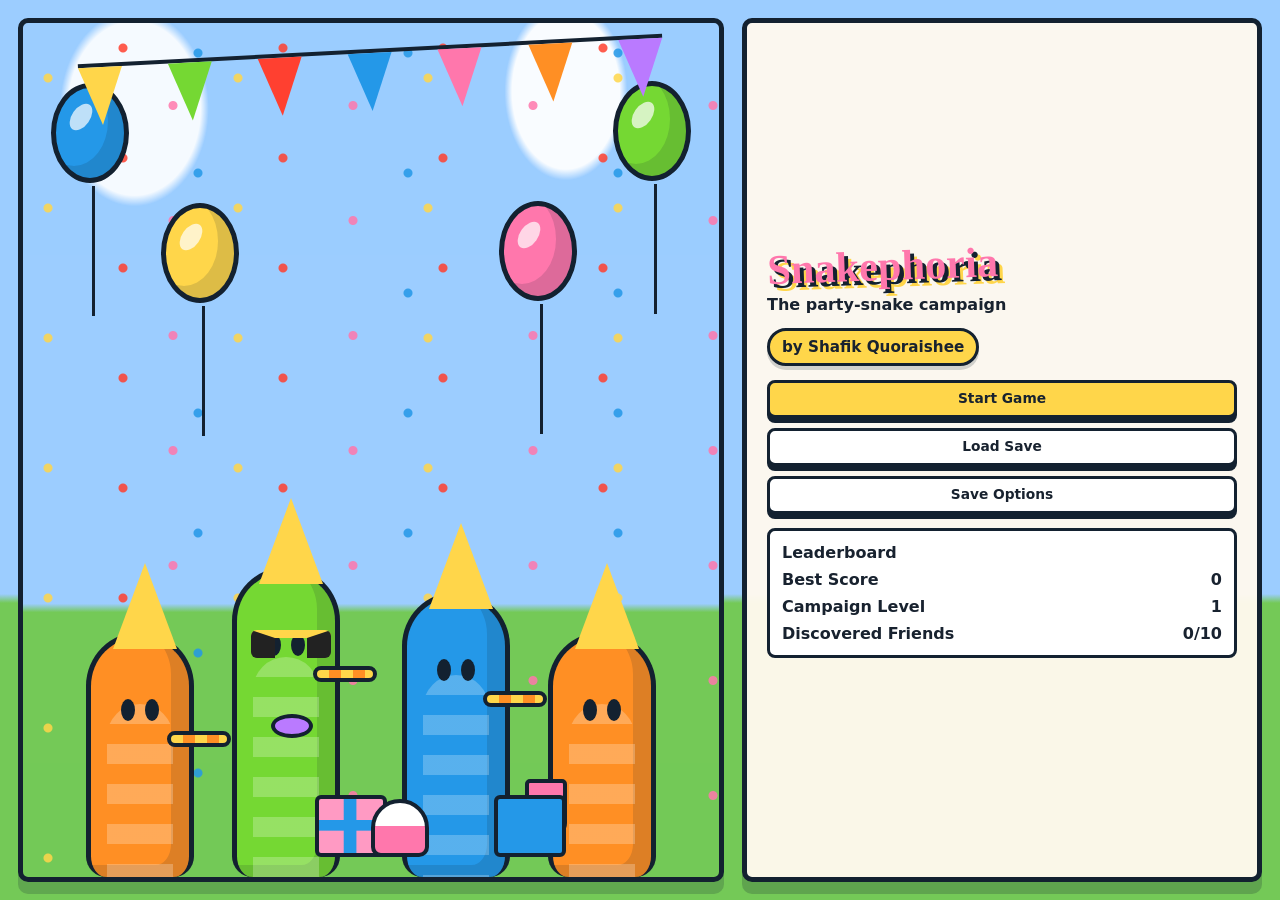
<file: snakephoria/index.html>
<!DOCTYPE html>
<html lang="en">
<head>
  <meta charset="UTF-8">
<meta name="viewport" content="width=device-width, initial-scale=1.0">
  <title>Snakephoria</title>
  <style>
:root {
  color-scheme: light;
  --ink: #18222f;
  --panel: #fff9ef;
  --line: #132130;
  --sky: #a9d8ff;
  --grass: #72c94d;
  --pink: #ff77ac;
  --orange: #ff8f24;
  --yellow: #ffd64a;
  --blue: #2498e8;
  --green: #75d833;
}

* {
  box-sizing: border-box;
}

body {
  margin: 0;
  height: 100vh;
  overflow: hidden;
  color: var(--ink);
  font-family: Inter, ui-sans-serif, system-ui, -apple-system, BlinkMacSystemFont, "Segoe UI", sans-serif;
  background:
    radial-gradient(circle at 10% 12%, rgba(255, 255, 255, 0.92) 0 6%, transparent 7%),
    radial-gradient(circle at 84% 8%, rgba(255, 255, 255, 0.9) 0 5%, transparent 6%),
    linear-gradient(180deg, #9ccdff 0%, #c5e8ff 58%, #69c246 58%, #5ab53f 100%);
}

body.intro-active .shell {
  display: none;
}

body:not(.intro-active) .title-screen {
  display: none;
}

.title-screen {
  position: fixed;
  inset: 0;
  display: grid;
  grid-template-columns: minmax(0, 1fr) minmax(380px, 520px);
  gap: 18px;
  padding: 18px;
  background: linear-gradient(180deg, #9ccdff 0 66%, #74c957 67% 100%);
}

.title-art {
  position: relative;
  overflow: hidden;
  border: 5px solid var(--line);
  border-radius: 10px;
  background:
    radial-gradient(ellipse at 16% 10%, rgba(255,255,255,0.9) 0 8%, transparent 9%),
    radial-gradient(ellipse at 78% 8%, rgba(255,255,255,0.94) 0 7%, transparent 8%),
    linear-gradient(180deg, #9ccdff 0 68%, #74c957 69% 100%);
  box-shadow: 0 12px 0 rgba(19, 33, 48, 0.2);
}

.title-art::after {
  content: "";
  position: absolute;
  inset: 0;
  background-image:
    radial-gradient(circle, #ff4030 0 4px, transparent 5px),
    radial-gradient(circle, var(--yellow) 0 4px, transparent 5px),
    radial-gradient(circle, var(--blue) 0 4px, transparent 5px),
    radial-gradient(circle, var(--pink) 0 4px, transparent 5px);
  background-size: 160px 110px, 190px 130px, 210px 120px, 180px 115px;
  background-position: 20px 190px, 120px 120px, 280px 210px, 420px 140px;
  opacity: 0.85;
}

.title-content {
  container-type: inline-size;
  display: flex;
  flex-direction: column;
  justify-content: center;
  gap: 14px;
  border: 5px solid var(--line);
  border-radius: 10px;
  background: rgba(255, 249, 239, 0.96);
  padding: 20px;
  box-shadow: 0 12px 0 rgba(19, 33, 48, 0.22);
}

.title-content h1 {
  font-family: "Comic Sans MS", "Cooper Black", "Trebuchet MS", ui-rounded, cursive;
  max-width: 100%;
  overflow-wrap: anywhere;
  font-size: clamp(2.65rem, 8.4cqw, 5.35rem);
  line-height: 0.92;
  color: var(--pink);
  text-shadow: 4px 4px 0 var(--line), 7px 7px 0 var(--yellow);
  transform: rotate(-2deg);
}

.title-content p {
  font-weight: 900;
}

.title-credit {
  display: inline-block;
  align-self: flex-start;
  border: 3px solid var(--line);
  border-radius: 999px;
  background: var(--yellow);
  padding: 7px 12px;
  font-size: 0.95rem;
  box-shadow: 0 4px 0 rgba(19, 33, 48, 0.18);
}

.title-actions {
  display: grid;
  grid-template-columns: 1fr;
  gap: 10px;
}

.leaderboard,
.save-options {
  border: 3px solid var(--line);
  border-radius: 8px;
  background: #fff;
  padding: 12px;
}

.leaderboard h2 {
  margin-bottom: 8px;
}

.leaderboard ol {
  display: grid;
  gap: 8px;
  margin: 0;
  padding: 0;
  list-style: none;
}

.leaderboard li {
  display: flex;
  justify-content: space-between;
  gap: 12px;
  font-weight: 900;
}

.title-bunting {
  position: absolute;
  z-index: 4;
  left: 8%;
  right: 8%;
  top: 26px;
  display: flex;
  justify-content: space-between;
  border-top: 4px solid var(--line);
  transform: rotate(-3deg);
}

.title-bunting span {
  width: 0;
  height: 0;
  border-left: 22px solid transparent;
  border-right: 22px solid transparent;
  border-top: 58px solid var(--yellow);
}

.title-bunting span:nth-child(2) { border-top-color: var(--green); }
.title-bunting span:nth-child(3) { border-top-color: #ff4030; }
.title-bunting span:nth-child(4) { border-top-color: var(--blue); }
.title-bunting span:nth-child(5) { border-top-color: var(--pink); }
.title-bunting span:nth-child(6) { border-top-color: var(--orange); }
.title-bunting span:nth-child(7) { border-top-color: #ba7aff; }

.title-balloon {
  position: absolute;
  z-index: 2;
  width: 78px;
  height: 100px;
  border: 5px solid var(--line);
  border-radius: 50%;
  box-shadow: inset -16px -12px 0 rgba(19,33,48,0.14);
}

.title-balloon::before {
  content: "";
  position: absolute;
  left: 16px;
  top: 14px;
  width: 18px;
  height: 30px;
  border-radius: 50%;
  background: rgba(255,255,255,0.7);
  transform: rotate(35deg);
}

.title-balloon::after {
  content: "";
  position: absolute;
  left: 36px;
  top: 98px;
  height: 130px;
  border-left: 3px solid var(--line);
}

.title-blue { left: 28px; top: 60px; background: var(--blue); }
.title-yellow { left: 138px; top: 180px; background: var(--yellow); }
.title-green { right: 28px; top: 58px; background: var(--green); }
.title-pink { right: 142px; top: 178px; background: var(--pink); }

.title-snake {
  position: absolute;
  z-index: 5;
  bottom: 0;
  width: 108px;
  border: 5px solid var(--line);
  border-bottom: 0;
  border-radius: 58px 58px 22px 22px;
  box-shadow: inset -18px -12px 0 rgba(19,33,48,0.14);
}

.title-snake::before {
  content: "";
  position: absolute;
  left: 16px;
  right: 16px;
  bottom: 0;
  height: 72%;
  border-radius: 48px 48px 0 0;
  background: repeating-linear-gradient(180deg, rgba(255,255,255,0.24) 0 20px, transparent 20px 40px);
}

.title-orange { left: 9%; height: 245px; background: var(--orange); }
.title-lime { left: 30%; height: 310px; background: var(--green); }
.title-cobalt { right: 30%; height: 285px; background: var(--blue); }
.title-gold { right: 9%; height: 245px; background: var(--orange); }

.title-snake .face::before,
.title-snake .face::after {
  content: "";
  position: absolute;
  top: 62px;
  width: 14px;
  height: 22px;
  border-radius: 50%;
  background: var(--line);
}

.title-snake .face::before { left: 30px; }
.title-snake .face::after { right: 30px; }

.title-snake .hat {
  position: absolute;
  z-index: 3;
  left: 22px;
  top: -74px;
  width: 0;
  height: 0;
  border-left: 32px solid transparent;
  border-right: 32px solid transparent;
  border-bottom: 86px solid var(--yellow);
}

.title-snake .glasses {
  position: absolute;
  z-index: 4;
  left: 14px;
  top: 58px;
  width: 80px;
  height: 28px;
  border-left: 24px solid #222;
  border-right: 24px solid #222;
  border-top: 8px solid var(--yellow);
  border-radius: 6px;
}

.title-snake .bow {
  position: absolute;
  left: 34px;
  top: 142px;
  width: 42px;
  height: 24px;
  border: 4px solid var(--line);
  border-radius: 50%;
  background: #ba7aff;
}

.title-snake .blower {
  position: absolute;
  left: 76px;
  top: 94px;
  width: 64px;
  height: 16px;
  border: 4px solid var(--line);
  border-radius: 14px;
  background: repeating-linear-gradient(90deg, var(--yellow) 0 12px, var(--orange) 12px 24px);
}

.title-snake .drink {
  position: absolute;
  left: -28px;
  top: 142px;
  width: 42px;
  height: 58px;
  border: 4px solid var(--line);
  border-radius: 5px 5px 14px 14px;
  background: var(--pink);
}

.title-gift,
.title-cupcake {
  position: absolute;
  z-index: 6;
  bottom: 20px;
  border: 4px solid var(--line);
}

.title-gift {
  width: 72px;
  height: 62px;
  border-radius: 6px;
  background:
    linear-gradient(90deg, transparent 0 38%, var(--blue) 39% 58%, transparent 59%),
    linear-gradient(180deg, transparent 0 38%, var(--blue) 39% 58%, transparent 59%),
    #ff9ac3;
}

.title-gift-a { left: 42%; }
.title-gift-b { right: 22%; background-color: var(--blue); }

.title-cupcake {
  left: 50%;
  width: 58px;
  height: 58px;
  border-radius: 50% 50% 10px 10px;
  background: linear-gradient(180deg, #fff 0 45%, var(--pink) 46% 100%);
}

button {
  border: 3px solid var(--line);
  border-radius: 8px;
  background: #fff;
  color: var(--ink);
  cursor: pointer;
  font: 800 0.86rem/1 ui-sans-serif, system-ui, sans-serif;
  min-height: 38px;
  padding: 0 12px;
  box-shadow: 0 5px 0 var(--line);
  transition: transform 140ms ease, box-shadow 140ms ease;
}

button:hover,
button:focus-visible {
  transform: translateY(-2px);
  box-shadow: 0 7px 0 var(--line);
  outline: none;
}

button:active {
  transform: translateY(3px);
  box-shadow: 0 2px 0 var(--line);
}

.primary {
  background: var(--yellow);
}

.shell {
  display: grid;
  grid-template-columns: minmax(0, 1fr) 320px;
  gap: 10px;
  height: 100vh;
  padding: 10px;
}

.game-stage {
  position: relative;
  display: grid;
  min-height: 0;
  place-items: center;
}

#gameCanvas {
  width: min(100%, calc((100vh - 20px) * 1.5));
  max-height: calc(100vh - 20px);
  aspect-ratio: 3 / 2;
  border: 4px solid var(--line);
  border-radius: 8px;
  background: var(--sky);
  box-shadow: 0 14px 0 rgba(19, 33, 48, 0.18);
}

.screen-panel {
  position: absolute;
  inset: auto;
  width: min(700px, calc(100% - 24px));
  border: 4px solid var(--line);
  border-radius: 8px;
  padding: 14px;
  overflow: hidden;
  background: rgba(255, 249, 239, 0.96);
  box-shadow: 0 10px 0 rgba(19, 33, 48, 0.28);
}

.screen-panel.hidden {
  display: none;
}

.brand-lockup {
  position: relative;
  z-index: 2;
  display: flex;
  align-items: center;
  gap: 16px;
}

.snake-mark {
  display: block;
  flex: 0 0 74px;
  height: 74px;
  border: 4px solid var(--line);
  border-radius: 50%;
  background:
    radial-gradient(circle at 30% 26%, rgba(255, 255, 255, 0.85) 0 11%, transparent 12%),
    repeating-linear-gradient(140deg, var(--green) 0 12px, #b9f05a 12px 24px);
}

h1,
h2,
p {
  margin: 0;
}

h1 {
  font-size: clamp(2rem, 5vw, 3.7rem);
  line-height: 0.9;
}

h2 {
  font-size: 1rem;
}

.brand-lockup p {
  margin-top: 10px;
  max-width: 32rem;
  font-size: 0.88rem;
  line-height: 1.45;
}

.menu-grid {
  position: relative;
  z-index: 2;
  display: grid;
  grid-template-columns: 1fr 1fr;
  gap: 8px;
  margin-top: 12px;
}

#continueButton {
  grid-column: 1 / -1;
  background: var(--green);
}

.difficulty-picker {
  position: relative;
  z-index: 2;
  display: grid;
  gap: 7px;
  margin-top: 10px;
  font-size: 0.78rem;
  font-weight: 900;
  text-transform: uppercase;
}

.difficulty-picker select {
  width: 100%;
  min-height: 38px;
  border: 3px solid var(--line);
  border-radius: 8px;
  background: #fff;
  color: var(--ink);
  font: 800 0.96rem/1 ui-sans-serif, system-ui, sans-serif;
  padding: 0 12px;
}

.hud {
  display: flex;
  flex-direction: column;
  gap: 8px;
  min-width: 0;
  min-height: 0;
  overflow: hidden;
}

.game-credit {
  align-self: flex-end;
  color: rgba(24, 34, 47, 0.72);
  font-size: 0.68rem;
  font-weight: 900;
  line-height: 1;
}

.score-row {
  display: grid;
  grid-template-columns: repeat(2, minmax(0, 1fr));
  gap: 6px;
}

.score-row div,
.meter-block,
.party-board,
.world-card,
.story-card,
.controls {
  border: 3px solid var(--line);
  border-radius: 8px;
  background: var(--panel);
  box-shadow: 0 6px 0 rgba(19, 33, 48, 0.18);
}

.score-row div {
  min-width: 0;
  overflow: hidden;
  padding: 7px;
}

.score-row span,
.meter-label span {
  display: block;
  overflow-wrap: anywhere;
  font-size: 0.68rem;
  font-weight: 900;
  letter-spacing: 0;
  text-transform: uppercase;
}

.score-row strong {
  display: block;
  margin-top: 4px;
  overflow-wrap: anywhere;
  font-size: 1.28rem;
  line-height: 1;
}

.intro-scene {
  position: relative;
  z-index: 1;
  height: 150px;
  margin: -4px -4px 12px;
  overflow: hidden;
  border: 3px solid var(--line);
  border-radius: 8px;
  background:
    radial-gradient(circle at 18% 20%, rgba(255,255,255,0.9) 0 8%, transparent 9%),
    radial-gradient(circle at 82% 16%, rgba(255,255,255,0.92) 0 7%, transparent 8%),
    linear-gradient(180deg, #9ccdff 0 70%, #74c957 71% 100%);
}

.intro-scene::after {
  content: "";
  position: absolute;
  inset: 0;
  background-image:
    radial-gradient(circle, var(--pink) 0 3px, transparent 4px),
    radial-gradient(circle, var(--yellow) 0 3px, transparent 4px),
    radial-gradient(circle, var(--blue) 0 3px, transparent 4px);
  background-position: 46px 128px, 136px 86px, 250px 118px;
  background-size: 170px 90px, 210px 120px, 190px 110px;
  opacity: 0.85;
}

.intro-bunting {
  position: absolute;
  z-index: 3;
  left: 8%;
  right: 8%;
  top: 18px;
  display: flex;
  justify-content: space-between;
  border-top: 3px solid var(--line);
  transform: rotate(-2deg);
}

.intro-bunting span {
  width: 0;
  height: 0;
  border-left: 14px solid transparent;
  border-right: 14px solid transparent;
  border-top: 34px solid var(--yellow);
}

.intro-bunting span:nth-child(2) { border-top-color: var(--green); }
.intro-bunting span:nth-child(3) { border-top-color: #ff4030; }
.intro-bunting span:nth-child(4) { border-top-color: var(--blue); }
.intro-bunting span:nth-child(5) { border-top-color: var(--pink); }
.intro-bunting span:nth-child(6) { border-top-color: var(--orange); }

.intro-balloon {
  position: absolute;
  z-index: 2;
  width: 58px;
  height: 72px;
  border: 4px solid var(--line);
  border-radius: 50%;
  box-shadow: inset -12px -10px 0 rgba(19,33,48,0.12);
}

.intro-balloon::before {
  content: "";
  position: absolute;
  left: 12px;
  top: 12px;
  width: 14px;
  height: 22px;
  border-radius: 50%;
  background: rgba(255,255,255,0.65);
  transform: rotate(35deg);
}

.intro-balloon::after {
  content: "";
  position: absolute;
  left: 25px;
  top: 70px;
  height: 70px;
  border-left: 3px solid var(--line);
}

.intro-balloon.blue { left: 22px; top: 42px; background: var(--blue); }
.intro-balloon.green { right: 26px; top: 34px; background: var(--green); }
.intro-balloon.pink { right: 112px; top: 86px; background: var(--pink); }

.intro-snake {
  position: absolute;
  z-index: 4;
  bottom: 4px;
  width: 82px;
  height: 150px;
  border: 4px solid var(--line);
  border-bottom: 0;
  border-radius: 48px 48px 20px 20px;
  box-shadow: inset -12px -8px 0 rgba(19,33,48,0.12);
}

.intro-snake::before {
  content: "";
  position: absolute;
  left: 12px;
  right: 12px;
  bottom: 0;
  height: 70%;
  border-radius: 40px 40px 0 0;
  background: repeating-linear-gradient(180deg, rgba(255,255,255,0.22) 0 16px, transparent 16px 32px);
}

.intro-snake.orange { left: 54px; height: 128px; background: var(--orange); }
.intro-snake.lime { left: 210px; height: 142px; background: var(--green); }
.intro-snake.cobalt { right: 250px; height: 130px; background: var(--blue); }
.intro-snake.gold { right: 56px; height: 128px; background: var(--orange); }

.intro-snake .face::before,
.intro-snake .face::after {
  content: "";
  position: absolute;
  top: 42px;
  width: 10px;
  height: 16px;
  border-radius: 50%;
  background: var(--line);
}

.intro-snake .face::before { left: 24px; }
.intro-snake .face::after { right: 24px; }

.intro-snake .hat {
  position: absolute;
  z-index: 2;
  left: 16px;
  top: -48px;
  width: 0;
  height: 0;
  border-left: 24px solid transparent;
  border-right: 24px solid transparent;
  border-bottom: 58px solid var(--yellow);
  filter: drop-shadow(0 0 0 var(--line));
}

.intro-snake .glasses {
  position: absolute;
  z-index: 3;
  left: 11px;
  top: 38px;
  width: 58px;
  height: 20px;
  border-left: 18px solid #222;
  border-right: 18px solid #222;
  border-top: 6px solid var(--yellow);
  border-radius: 5px;
}

.intro-snake .bow {
  position: absolute;
  left: 23px;
  top: 92px;
  width: 34px;
  height: 18px;
  border: 3px solid var(--line);
  border-radius: 50%;
  background: #ba7aff;
}

.intro-snake .cup {
  position: absolute;
  left: -18px;
  top: 86px;
  width: 32px;
  height: 38px;
  border: 3px solid var(--line);
  border-radius: 4px 4px 10px 10px;
  background: var(--pink);
}

.intro-gift,
.intro-cupcake {
  position: absolute;
  z-index: 5;
  bottom: 8px;
  border: 3px solid var(--line);
}

.intro-gift {
  width: 54px;
  height: 46px;
  border-radius: 5px;
  background:
    linear-gradient(90deg, transparent 0 38%, var(--blue) 39% 58%, transparent 59%),
    linear-gradient(180deg, transparent 0 38%, var(--blue) 39% 58%, transparent 59%),
    #ff9ac3;
}

.gift-one { left: 338px; }
.gift-two { right: 184px; background-color: var(--blue); }

.intro-cupcake {
  left: 455px;
  width: 42px;
  height: 42px;
  border-radius: 50% 50% 8px 8px;
  background: linear-gradient(180deg, #fff 0 45%, var(--pink) 46% 100%);
}

.meter-block,
.party-board,
.world-card,
.story-card,
.controls {
  padding: 9px;
}

.meter-label {
  display: flex;
  justify-content: space-between;
  gap: 12px;
  margin-bottom: 6px;
  font-weight: 900;
}

.meter {
  height: 14px;
  overflow: hidden;
  border: 3px solid var(--line);
  border-radius: 8px;
  background: #fff;
}

.meter span {
  display: block;
  width: 0%;
  height: 100%;
  background: linear-gradient(90deg, var(--pink), var(--yellow), var(--blue));
  transition: width 120ms linear;
}

.boss-meter .meter span {
  background: linear-gradient(90deg, #ff4030, #ff8f24, #ffd64a);
}

.party-board h2,
.world-card h2,
.story-card h2,
.controls h2 {
  margin-bottom: 6px;
}

.world-map {
  position: relative;
  display: grid;
  grid-template-columns: repeat(7, minmax(0, 1fr));
  max-height: 142px;
  overflow: hidden;
  gap: 5px;
}

.world-map::before {
  content: "";
  position: absolute;
  left: 8%;
  right: 8%;
  top: 50%;
  border-top: 4px dashed rgba(19, 33, 48, 0.28);
  transform: translateY(-50%);
}

.map-node {
  position: relative;
  z-index: 1;
  min-height: 42px;
  border: 3px solid var(--line);
  border-radius: 8px;
  background: #fff;
  padding: 5px;
  box-shadow: 0 4px 0 rgba(19, 33, 48, 0.16);
  font-size: 0.56rem;
  font-weight: 900;
  line-height: 1.05;
}

.map-node::before {
  content: "";
  display: block;
  width: 16px;
  height: 16px;
  margin-bottom: 3px;
  border: 3px solid var(--line);
  border-radius: 50%;
  background: var(--sky);
}

.map-node.done::before {
  background: var(--green);
}

.map-node.current {
  background: var(--yellow);
  transform: translateY(-4px);
}

.map-node.current::after {
  content: "";
  position: absolute;
  right: 7px;
  top: -14px;
  width: 24px;
  height: 18px;
  border: 3px solid var(--line);
  border-radius: 50% 50% 45% 45%;
  background: var(--green);
}

.map-node.boss::before {
  border-radius: 8px;
  background: var(--pink);
}

.bestiary summary {
  cursor: pointer;
  font-size: 0.84rem;
  font-weight: 900;
  list-style-position: inside;
}

.bestiary .power-list {
  margin-top: 10px;
}

.bestiary .locked {
  opacity: 0.72;
}

.bestiary .locked p {
  font-weight: 900;
  letter-spacing: 0;
}

.chip.unknown {
  display: grid;
  place-items: center;
  background: #fff;
  color: var(--ink);
  font-weight: 900;
}

.chip.unknown::before {
  content: "?";
}

.story-card p {
  display: -webkit-box;
  overflow: hidden;
  font-size: 0.76rem;
  line-height: 1.25;
  -webkit-box-orient: vertical;
  -webkit-line-clamp: 3;
}

.story-card strong {
  display: block;
  margin-top: 6px;
  font-size: 0.74rem;
  line-height: 1.35;
}

.power-list {
  display: grid;
  max-height: 190px;
  overflow: auto;
  gap: 7px;
}

.power-list div {
  display: grid;
  grid-template-columns: 30px 1fr;
  align-items: center;
  gap: 10px;
}

.power-list p,
.controls p {
  font-size: 0.74rem;
  line-height: 1.25;
}

.info-panel:not([open]) {
  padding-block: 7px;
}

.info-panel summary {
  cursor: pointer;
  font-size: 0.84rem;
  font-weight: 900;
}

.chip {
  width: 30px;
  height: 30px;
  border: 3px solid var(--line);
  border-radius: 50%;
  display: inline-block;
}

.cupcake {
  background: linear-gradient(180deg, #fff 0 44%, #ff9fc7 45% 100%);
}

.gift {
  border-radius: 6px;
  background:
    linear-gradient(90deg, transparent 0 38%, var(--blue) 39% 58%, transparent 59%),
    linear-gradient(180deg, transparent 0 38%, var(--blue) 39% 58%, transparent 59%),
    #ff9ac3;
}

.balloon {
  background: var(--green);
}

.candle {
  border-radius: 7px;
  background: linear-gradient(180deg, var(--yellow) 0 24%, #fff 25% 100%);
}

.sprinkles {
  background:
    radial-gradient(circle at 28% 35%, var(--pink) 0 10%, transparent 11%),
    radial-gradient(circle at 58% 55%, var(--blue) 0 9%, transparent 10%),
    radial-gradient(circle at 72% 28%, var(--orange) 0 8%, transparent 9%),
    #fff;
}

.ribbon {
  border-radius: 6px;
  background:
    linear-gradient(90deg, transparent 0 35%, var(--pink) 36% 64%, transparent 65%),
    linear-gradient(180deg, transparent 0 35%, var(--pink) 36% 64%, transparent 65%),
    var(--yellow);
}

.invitation {
  border-radius: 6px;
  background: linear-gradient(135deg, #fff 0 48%, var(--blue) 49% 51%, #fff 52% 100%);
}

.enemy-blue {
  background: var(--blue);
}

.enemy-pink {
  background: var(--pink);
}

.enemy-orange {
  background: var(--orange);
}

.enemy-purple {
  background: #ba7aff;
}

.boss-ice {
  background: #7bd8ff;
}

.boss-pinata {
  background: repeating-linear-gradient(135deg, var(--pink) 0 6px, var(--yellow) 6px 12px, var(--blue) 12px 18px);
}

.boss-dj {
  background: radial-gradient(circle, var(--pink) 0 22%, #332751 23% 100%);
}

@media (max-width: 980px) {
  .title-screen {
    grid-template-columns: 1fr;
  }

  .title-art {
    min-height: 52vh;
  }

  .shell {
    grid-template-columns: 1fr;
  }

  .game-stage {
    min-height: auto;
  }

  #gameCanvas {
    max-height: none;
  }

  .hud {
    display: grid;
    grid-template-columns: 1fr 1fr;
  }

  .score-row {
    grid-column: 1 / -1;
  }
}

@media (max-width: 640px) {
  .title-screen {
    padding: 10px;
  }

  .title-content {
    padding: 14px;
  }

  .title-snake {
    width: 76px;
  }

  .title-orange { left: 4%; height: 180px; }
  .title-lime { left: 27%; height: 230px; }
  .title-cobalt { right: 27%; height: 210px; }
  .title-gold { right: 4%; height: 180px; }

  .title-balloon {
    width: 54px;
    height: 70px;
  }

  .shell {
    padding: 10px;
  }

  .screen-panel {
    padding: 16px;
  }

  .intro-scene {
    height: 168px;
  }

  .intro-balloon.pink {
    display: none;
  }

  .intro-snake {
    width: 66px;
  }

  .intro-snake.orange { left: 16px; height: 112px; }
  .intro-snake.lime { left: 92px; height: 142px; }
  .intro-snake.cobalt { right: 86px; height: 128px; }
  .intro-snake.gold { right: 12px; height: 112px; }

  .intro-gift,
  .intro-cupcake {
    display: none;
  }

  .brand-lockup {
    align-items: flex-start;
  }

  .snake-mark {
    flex-basis: 58px;
    height: 58px;
  }

  .menu-grid,
  .hud {
    grid-template-columns: 1fr;
  }

  .score-row {
    grid-template-columns: repeat(2, 1fr);
  }
}

  </style>
</head>
<body class="intro-active">
  <section class="title-screen" id="titleScreen" aria-label="Snakephoria title screen">
    <div class="title-art" aria-hidden="true">
      <div class="title-bunting"><span></span><span></span><span></span><span></span><span></span><span></span><span></span></div>
      <span class="title-balloon title-blue"></span>
      <span class="title-balloon title-yellow"></span>
      <span class="title-balloon title-green"></span>
      <span class="title-balloon title-pink"></span>
      <div class="title-snake title-orange"><span class="hat"></span><span class="face"></span><span class="blower"></span></div>
      <div class="title-snake title-lime"><span class="hat"></span><span class="glasses"></span><span class="bow"></span><span class="face"></span><span class="blower"></span></div>
      <div class="title-snake title-cobalt"><span class="hat"></span><span class="face"></span><span class="blower"></span></div>
      <div class="title-snake title-gold"><span class="hat"></span><span class="face"></span><span class="drink"></span></div>
      <span class="title-gift title-gift-a"></span>
      <span class="title-gift title-gift-b"></span>
      <span class="title-cupcake"></span>
    </div>

    <div class="title-content">
      <h1>Snakephoria</h1>
      <p>The party-snake campaign</p>
      <p class="title-credit">by Shafik Quoraishee</p>
      <div class="title-actions">
        <button class="primary" id="titleStartButton" type="button">Start Game</button>
        <button id="titleLoadButton" type="button">Load Save</button>
        <button id="titleSaveButton" type="button">Save Options</button>
      </div>
      <div class="leaderboard">
        <h2>Leaderboard</h2>
        <ol>
          <li><span>Best Score</span><strong id="titleBestScore">0</strong></li>
          <li><span>Campaign Level</span><strong id="titleCampaignLevel">1</strong></li>
          <li><span>Discovered Friends</span><strong id="titleDiscovered">0</strong></li>
        </ol>
      </div>
      <div class="save-options" id="saveOptions" hidden>
        <button id="titleResetButton" type="button">Reset Save</button>
        <p>Progress auto-saves after each cleared level.</p>
      </div>
    </div>
  </section>

  <main class="shell" id="gameShell">
    <section class="game-stage" aria-label="Snakephoria game">
      <canvas id="gameCanvas" width="960" height="640" aria-label="Snakephoria playable canvas"></canvas>
      <div class="screen-panel" id="screenPanel">
        <div class="intro-scene" aria-hidden="true">
          <div class="intro-bunting">
            <span></span><span></span><span></span><span></span><span></span><span></span>
          </div>
          <span class="intro-balloon blue"></span>
          <span class="intro-balloon green"></span>
          <span class="intro-balloon pink"></span>
          <div class="intro-snake orange">
            <span class="hat"></span>
            <span class="face"></span>
          </div>
          <div class="intro-snake lime">
            <span class="hat"></span>
            <span class="glasses"></span>
            <span class="bow"></span>
            <span class="face"></span>
          </div>
          <div class="intro-snake cobalt">
            <span class="hat"></span>
            <span class="face"></span>
          </div>
          <div class="intro-snake gold">
            <span class="hat"></span>
            <span class="cup"></span>
            <span class="face"></span>
          </div>
          <span class="intro-gift gift-one"></span>
          <span class="intro-gift gift-two"></span>
          <span class="intro-cupcake"></span>
        </div>
        <div class="brand-lockup">
          <span class="snake-mark" aria-hidden="true"></span>
          <div>
            <h1>Snakephoria</h1>
            <p>The festival map is open. Auto-save clears each level, Load Save resumes the route, and Info opens deeper bestiary and item notes.</p>
          </div>
        </div>
        <div class="menu-grid">
          <button class="primary" id="startButton" type="button">New Campaign</button>
          <button id="loadButton" type="button">Load Save</button>
          <button id="practiceButton" type="button">Practice</button>
          <button id="infoButton" type="button">Info</button>
          <button id="continueButton" type="button" hidden>Continue</button>
        </div>
        <label class="difficulty-picker">
          <span>Computer Opponent</span>
          <select id="difficultySelect">
            <option value="easy">Cupcake Easy</option>
            <option value="normal" selected>Parade Normal</option>
            <option value="hard">Firework Hard</option>
            <option value="chaos">Confetti Chaos</option>
          </select>
        </label>
      </div>
    </section>

    <aside class="hud" aria-label="Game status and controls">
      <div class="game-credit">by Shafik Quoraishee</div>
      <div class="score-row">
        <div>
          <span>Score</span>
          <strong id="score">0</strong>
        </div>
        <div>
          <span>Best</span>
          <strong id="best">0</strong>
        </div>
        <div>
          <span>Combo</span>
          <strong id="combo">x1</strong>
        </div>
        <div>
          <span>Player</span>
          <strong id="playerHp">3</strong>
        </div>
        <div>
          <span>Enemies</span>
          <strong id="enemyCount">0</strong>
        </div>
        <div>
          <span>Spikes</span>
          <strong id="spikeCount">0/2</strong>
        </div>
      </div>

      <div class="meter-block">
        <div class="meter-label">
          <span>Party Fever</span>
          <strong id="feverText">0%</strong>
        </div>
        <div class="meter">
          <span id="feverBar"></span>
        </div>
      </div>

      <div class="meter-block boss-meter" id="bossMeter" hidden>
        <div class="meter-label">
          <span id="bossName">Boss</span>
          <strong id="bossHpText">0/0</strong>
        </div>
        <div class="meter">
          <span id="bossHpBar"></span>
        </div>
      </div>

      <div class="story-card compact-card">
        <h2 id="levelTitle">Cupcake Garden</h2>
        <p id="levelLore">The party begins in the meadow where the first cake ritual wakes the festival.</p>
        <strong id="objectiveText">Objective: collect the cake chain.</strong>
      </div>

      <div class="world-card compact-card">
        <h2>Festival Map</h2>
        <div class="world-map" id="worldMap" aria-label="Campaign world map"></div>
      </div>

      <details class="party-board bestiary info-panel" id="bestiaryPanel">
        <summary>Party Friends Bestiary</summary>
        <div class="power-list" id="bestiaryList"></div>
      </details>

      <details class="party-board info-panel">
        <summary>Chain Items</summary>
        <div class="power-list">
          <div><span class="chip sprinkles"></span><p>Sprinkles appear after the right treat is found.</p></div>
          <div><span class="chip ribbon"></span><p>Ribbon knots unlock gate pieces and party paths.</p></div>
          <div><span class="chip invitation"></span><p>Invitations prove which friends joined the finale.</p></div>
        </div>
      </details>

      <details class="controls info-panel">
        <summary>Controls</summary>
        <p>Move with arrows or WASD. Press F or Enter to attack weak enemy segments. Space triggers Party Fever. Press P to pause and M to mute.</p>
        <button id="backTitleButton" type="button">Title Screen</button>
      </details>
    </aside>
  </main>
  <script>
const canvas = document.getElementById("gameCanvas");
const ctx = canvas.getContext("2d");

const scoreEl = document.getElementById("score");
const bestEl = document.getElementById("best");
const comboEl = document.getElementById("combo");
const playerHpEl = document.getElementById("playerHp");
const enemyCountEl = document.getElementById("enemyCount");
const spikeCountEl = document.getElementById("spikeCount");
const feverText = document.getElementById("feverText");
const feverBar = document.getElementById("feverBar");
const panel = document.getElementById("screenPanel");
const startButton = document.getElementById("startButton");
const loadButton = document.getElementById("loadButton");
const infoButton = document.getElementById("infoButton");
const practiceButton = document.getElementById("practiceButton");
const continueButton = document.getElementById("continueButton");
const difficultySelect = document.getElementById("difficultySelect");
const levelTitleEl = document.getElementById("levelTitle");
const levelLoreEl = document.getElementById("levelLore");
const objectiveTextEl = document.getElementById("objectiveText");
const bossMeter = document.getElementById("bossMeter");
const bossNameEl = document.getElementById("bossName");
const bossHpText = document.getElementById("bossHpText");
const bossHpBar = document.getElementById("bossHpBar");
const worldMapEl = document.getElementById("worldMap");
const bestiaryListEl = document.getElementById("bestiaryList");
const titleScreen = document.getElementById("titleScreen");
const titleStartButton = document.getElementById("titleStartButton");
const titleLoadButton = document.getElementById("titleLoadButton");
const titleSaveButton = document.getElementById("titleSaveButton");
const titleResetButton = document.getElementById("titleResetButton");
const saveOptions = document.getElementById("saveOptions");
const titleBestScore = document.getElementById("titleBestScore");
const titleCampaignLevel = document.getElementById("titleCampaignLevel");
const titleDiscovered = document.getElementById("titleDiscovered");
const backTitleButton = document.getElementById("backTitleButton");

const COLS = 30;
const ROWS = 20;
const TILE = canvas.width / COLS;
const BASE_STEP = 108;
const COLORS = {
  ink: "#132130",
  sky: "#a9d8ff",
  grass: "#63bb43",
  grassDark: "#4ca239",
  white: "#fff9ef",
  yellow: "#ffd64a",
  orange: "#ff7f1e",
  red: "#ff4030",
  pink: "#ff77ac",
  blue: "#2498e8",
  blueDark: "#1970c2",
  green: "#7edb2f",
  greenDark: "#55a936",
  limeLight: "#c8f764",
  purple: "#ba7aff"
};

const DIRS = {
  ArrowUp: { x: 0, y: -1 },
  ArrowDown: { x: 0, y: 1 },
  ArrowLeft: { x: -1, y: 0 },
  ArrowRight: { x: 1, y: 0 },
  w: { x: 0, y: -1 },
  s: { x: 0, y: 1 },
  a: { x: -1, y: 0 },
  d: { x: 1, y: 0 }
};

const DIFFICULTIES = {
  easy: { label: "Cupcake Easy", count: 1, speed: 285, attack: 2300, accuracy: 0.36, hp: 3 },
  normal: { label: "Parade Normal", count: 2, speed: 230, attack: 1700, accuracy: 0.52, hp: 3 },
  hard: { label: "Firework Hard", count: 3, speed: 190, attack: 1250, accuracy: 0.7, hp: 4 },
  chaos: { label: "Confetti Chaos", count: 4, speed: 158, attack: 920, accuracy: 0.86, hp: 5 }
};

const ENEMY_TYPES = [
  { type: "rival", name: "Streamer Snake", color: "#2498e8", power: "chases and snipes" },
  { type: "charger", name: "Balloon Bully", color: "#ff77ac", power: "rushes in lanes" },
  { type: "sprayer", name: "Candle Spitter", color: "#ff8f24", power: "sprays fan shots" },
  { type: "guard", name: "Gift Guard", color: "#ba7aff", power: "circles food" },
  { type: "zigzag", name: "Zigzag Zelia", color: "#00b894", power: "turns every few beats" },
  { type: "shadow", name: "Shadow Slink", color: "#34495e", power: "ambushes from edges" },
  { type: "spark", name: "Spark Serpent", color: "#f1c40f", power: "fires fast short shots" },
  { type: "frost", name: "Frost Noodle", color: "#74b9ff", power: "slows lanes" },
  { type: "pepper", name: "Peppercoil", color: "#d63031", power: "rushes unpredictably" },
  { type: "bubble", name: "Bubble Boa", color: "#55efc4", power: "leaves balloon cover" },
  { type: "mirror", name: "Mirror Mamba", color: "#a29bfe", power: "mirrors your turns" },
  { type: "drummer", name: "Drummer Viper", color: "#e17055", power: "attacks on rhythm" },
  { type: "comet", name: "Comet Cobra", color: "#fd79a8", power: "long fast charges" },
  { type: "ivy", name: "Ivy Looper", color: "#2ecc71", power: "guards item chains" },
  { type: "neon", name: "Neon Adder", color: "#00cec9", power: "fires diagonal-feeling waves" },
  { type: "crown", name: "Crown Krait", color: "#fdcb6e", power: "protects bosses" },
  { type: "ribbon", name: "Ribbon Racer", color: "#e84393", power: "patrols corridors" },
  { type: "cymbal", name: "Cymbal Snake", color: "#fab1a0", power: "bursts fan shots" },
  { type: "mint", name: "Mint Mamba", color: "#81ecec", power: "dodges away from shots" },
  { type: "ember", name: "Ember Eel", color: "#e67e22", power: "leaves hot pressure" },
  { type: "plum", name: "Plum Python", color: "#6c5ce7", power: "slow heavy sniper" },
  { type: "star", name: "Star Squeezer", color: "#ffeaa7", power: "summons extra hazards" },
  { type: "ticker", name: "Ticker Tangle", color: "#636e72", power: "speeds up over time" },
  { type: "prism", name: "Prism Coil", color: "#ff7675", power: "changes attack colors" }
];

const LEVEL_ORDER = ["garden", "rivals", "balloons", "cakeBoss", "lanterns", "pinataTrail", "piñataBoss", "moonMarket", "finale", "djBoss", "confettiCanyon", "frostingFalls", "neonParade", "ribbonRuins", "starfieldSoiree", "crownBoss", "afterpartyAlley", "bubbleBay", "emberArcade", "prismPalace", "grandFinaleBoss"];

const BESTIARY = [
  { id: "sunny", chip: "cupcake", name: "Sunny Coil", text: "Guards cupcakes and grows stronger with every bite.", unlock: "garden" },
  { id: "basil", chip: "gift", name: "Bowtie Basil", text: "Opens gifts that turn into the next party clue.", unlock: "garden" },
  { id: "bluebell", chip: "candle", name: "Bluebell Slither", text: "Slows time with candlelight and saves risky turns.", unlock: "garden" },
  { id: "rival", chip: "enemy-blue", name: "Streamer Snake", text: "Chases and fires accurate shots from streamer lanes.", unlock: "rivals" },
  { id: "charger", chip: "enemy-pink", name: "Balloon Bully", text: "Rushes lanes and forces the player out of safe routes.", unlock: "rivals" },
  { id: "sprayer", chip: "enemy-orange", name: "Candle Spitter", text: "Sprays fan shots after circling the candle line.", unlock: "balloons" },
  { id: "guard", chip: "enemy-purple", name: "Gift Guard", text: "Circles food and blocks item-chain progress.", unlock: "balloons" },
  { id: "frostfang", chip: "boss-ice", name: "Count Frostfang", text: "A frosting baron with a sugar-glass shield and icy crossfire.", unlock: "cakeBoss" },
  { id: "pinata", chip: "boss-pinata", name: "Piñata Python", text: "A candy-armored boss that bursts radial attacks.", unlock: "piñataBoss" },
  { id: "dj", chip: "boss-dj", name: "DJ Coilnova", text: "The finale boss that attacks in rhythm waves.", unlock: "djBoss" }
];

const LEVELS = {
  garden: {
    title: "Cupcake Garden",
    lore: "The party begins in the meadow where old picnic magic still lives under the grass. Sunny Coil believes every real celebration starts with a cupcake, a shower of sprinkles, and a candle bright enough to call distant friends home.",
    objective: "Build the cake chain: cupcake to sprinkles to candle to cake topper.",
    chain: ["cupcake", "sprinkles", "candle", "cakeTopper"],
    win: "chain",
    arena: "garden",
    enemyBonus: -1,
    hazards: 3
  },
  rivals: {
    title: "Streamer Showdown",
    lore: "The streamer bridge is where party snakes settle arguments without spoiling the cake. Rival crews have tangled the ribbons into walls, and only a clean parade rhythm can open the route toward the balloon hills.",
    objective: "Defeat every rival. Gifts can become horns that stun enemies.",
    chain: ["gift", "partyHorn"],
    win: "defeatAll",
    arena: "bridge",
    enemyBonus: 0,
    hazards: 5
  },
  balloons: {
    title: "Balloon Gate",
    lore: "Past the bridge, the wind keeps a gate of bobbing balloons locked over the trail. The gate listens for ribbons tied in the old pattern and for enough popped balloons to prove the breeze has been calmed.",
    objective: "Pop 8 balloons and complete the candle to ribbon to balloon key chain.",
    chain: ["candle", "ribbon", "balloonKey"],
    win: "balloons",
    arena: "gate",
    target: 8,
    enemyBonus: 1,
    hazards: 8
  },
  cakeBoss: {
    title: "Boss: Count Frostfang",
    lore: "Count Frostfang once decorated every birthday cake in Snakephoria, then grew jealous of anyone holding the final candle. He sealed the cake altar in sugar glass, and his crown only cracks when the lost cake relics are gathered in order.",
    objective: "Collect sprinkles, candle, and cake topper to drop Frostfang's shield, then break his boss bar.",
    chain: ["sprinkles", "candle", "cakeTopper"],
    win: "boss",
    arena: "frosting",
    enemyBonus: -2,
    hazards: 5,
    boss: { type: "frostfang", name: "Count Frostfang", color: "#7bd8ff", hp: 18, speed: 205, attack: 980 }
  },
  lanterns: {
    title: "Lantern Loop",
    lore: "The lantern fields float above a maze of picnic tables left from parties nobody remembers. Each ribbon tied here becomes a road sign on the world map, pointing toward the court where candy armor was first invented.",
    objective: "Collect 5 ribbons and reach 1800 score.",
    chain: ["ribbon", "ribbon", "ribbon", "ribbon", "ribbon"],
    win: "collectScore",
    arena: "lanterns",
    target: 5,
    scoreTarget: 1800,
    enemyBonus: 1,
    hazards: 6
  },
  piñataBoss: {
    title: "Boss: Piñata Python",
    lore: "Piñata Python is not cruel, but it believes every guest should dodge before they dance. Its candy armor spins in paper layers, and only party horns can reveal the weak seams underneath the bright shell.",
    objective: "Collect two party horns, then hit weak seams until the piñata boss bursts.",
    chain: ["gift", "partyHorn", "gift", "partyHorn"],
    win: "boss",
    arena: "pinata",
    enemyBonus: -2,
    hazards: 7,
    boss: { type: "pinata", name: "Piñata Python", color: "#ff77ac", hp: 24, speed: 175, attack: 760 }
  },
  finale: {
    title: "Moonlight Finale",
    lore: "By moonrise, the festival becomes a roll call. Every friend needs an invitation, every rival needs a reason to join, and the final stage will stay dark until the guest list is bright enough.",
    objective: "Collect 3 invitations dropped by defeated opponents and score 2500.",
    chain: ["gift", "invitation"],
    win: "invitations",
    arena: "moon",
    target: 3,
    scoreTarget: 2500,
    enemyBonus: 1,
    hazards: 7
  },
  djBoss: {
    title: "Boss: DJ Coilnova",
    lore: "DJ Coilnova built the first moonlit stage and still controls the closing song. The DJ remixes every rival pattern into rhythm waves, and the only way to end the night is to collect the final tokens and beat the music at its own tempo.",
    objective: "Collect invitations, ribbon, and balloon key to silence the speakers, then defeat DJ Coilnova.",
    chain: ["invitation", "ribbon", "balloonKey"],
    win: "boss",
    arena: "stage",
    enemyBonus: -1,
    hazards: 9,
    boss: { type: "dj", name: "DJ Coilnova", color: "#ba7aff", hp: 32, speed: 150, attack: 560 }
  },
  pinataTrail: {
    title: "Piñata Trail",
    lore: "Candy paper rustles across the trail to the piñata court. New rivals patrol in quick loops, testing whether you can keep collecting while the route keeps changing.",
    objective: "Collect 6 sprinkles and score 2200.",
    chain: ["sprinkles", "sprinkles", "gift", "sprinkles", "ribbon", "sprinkles"],
    win: "collectScore",
    arena: "pinata",
    target: 6,
    scoreTarget: 2200,
    enemyBonus: 2,
    hazards: 7
  },
  moonMarket: {
    title: "Moon Market",
    lore: "Lantern vendors trade invitations for bright ribbons. Every stall is a shortcut and every shortcut is watched by a rival snake.",
    objective: "Collect 4 invitations and score 2800.",
    chain: ["gift", "invitation", "ribbon", "invitation", "gift", "invitation", "invitation"],
    win: "invitations",
    arena: "moon",
    target: 4,
    scoreTarget: 2800,
    enemyBonus: 2,
    hazards: 8
  },
  confettiCanyon: {
    title: "Confetti Canyon",
    lore: "The canyon walls throw confetti back like echoes. Fast rivals use the color storm as cover.",
    objective: "Finish the canyon chain and defeat every rival.",
    chain: ["cupcake", "ribbon", "partyHorn", "balloonKey"],
    win: "defeatAll",
    arena: "gate",
    enemyBonus: 3,
    hazards: 9
  },
  frostingFalls: {
    title: "Frosting Falls",
    lore: "Icy frosting pours through old cake channels, slowing the party road and hiding bright toppers in the spray.",
    objective: "Collect 7 relics and reach 3200 score.",
    chain: ["candle", "sprinkles", "cakeTopper", "candle", "ribbon", "cakeTopper", "sprinkles"],
    win: "collectScore",
    arena: "frosting",
    target: 7,
    scoreTarget: 3200,
    enemyBonus: 3,
    hazards: 8
  },
  neonParade: {
    title: "Neon Parade",
    lore: "The parade route glows after sunset, and neon rivals fire shots that look like moving lights.",
    objective: "Pop 12 balloons and complete the neon key chain.",
    chain: ["ribbon", "balloonKey", "partyHorn", "balloonKey"],
    win: "balloons",
    arena: "stage",
    target: 12,
    enemyBonus: 3,
    hazards: 11
  },
  ribbonRuins: {
    title: "Ribbon Ruins",
    lore: "Ancient ribbons mark the first festival route. Guard snakes protect the knots because the knots remember every shortcut.",
    objective: "Collect 8 ribbons and score 3600.",
    chain: ["ribbon", "ribbon", "gift", "ribbon", "candle", "ribbon", "ribbon", "ribbon"],
    win: "collectScore",
    arena: "bridge",
    target: 8,
    scoreTarget: 3600,
    enemyBonus: 4,
    hazards: 9
  },
  starfieldSoiree: {
    title: "Starfield Soiree",
    lore: "The sky drops low enough to touch. Star rivals squeeze the map with hazards while invitations drift between constellations.",
    objective: "Collect 5 invitations and score 4000.",
    chain: ["invitation", "gift", "invitation", "ribbon", "invitation", "invitation", "invitation"],
    win: "invitations",
    arena: "moon",
    target: 5,
    scoreTarget: 4000,
    enemyBonus: 4,
    hazards: 10
  },
  crownBoss: {
    title: "Boss: Crown Krait",
    lore: "Crown Krait guards the old royal streamer spool. Its crown turns weak segments into armor until horns and ribbons interrupt the ceremony.",
    objective: "Collect horns and ribbons, then break Crown Krait's boss bar.",
    chain: ["partyHorn", "ribbon", "partyHorn", "cakeTopper"],
    win: "boss",
    arena: "bridge",
    enemyBonus: 0,
    hazards: 10,
    boss: { type: "dj", name: "Crown Krait", color: "#fdcb6e", hp: 36, speed: 145, attack: 520 }
  },
  afterpartyAlley: {
    title: "Afterparty Alley",
    lore: "Behind the stage, every rival who missed the main parade tries to prove they still belong.",
    objective: "Defeat all alley rivals after collecting the horn chain.",
    chain: ["gift", "partyHorn", "gift", "partyHorn", "ribbon"],
    win: "defeatAll",
    arena: "lanterns",
    enemyBonus: 5,
    hazards: 10
  },
  bubbleBay: {
    title: "Bubble Bay",
    lore: "Balloons float on the water here. Bubble snakes hide behind them and shove the route sideways.",
    objective: "Pop 15 balloons and collect 3 balloon keys.",
    chain: ["balloonKey", "ribbon", "balloonKey", "candle", "balloonKey"],
    win: "balloons",
    arena: "gate",
    target: 15,
    enemyBonus: 5,
    hazards: 13
  },
  emberArcade: {
    title: "Ember Arcade",
    lore: "The arcade machines still play the oldest party songs, but ember rivals turn every lane into pressure.",
    objective: "Collect 8 arcade tokens and score 5200.",
    chain: ["sprinkles", "gift", "candle", "ribbon", "partyHorn", "cakeTopper", "gift", "invitation"],
    win: "collectScore",
    arena: "stage",
    target: 8,
    scoreTarget: 5200,
    enemyBonus: 5,
    hazards: 12
  },
  prismPalace: {
    title: "Prism Palace",
    lore: "Every color in Snakephoria meets in the palace glass. Prism rivals change patterns so the last map route never feels still.",
    objective: "Complete the prism relic chain and defeat every rival.",
    chain: ["cupcake", "sprinkles", "ribbon", "balloonKey", "partyHorn", "invitation", "cakeTopper"],
    win: "defeatAll",
    arena: "frosting",
    enemyBonus: 6,
    hazards: 12
  },
  grandFinaleBoss: {
    title: "Boss: Grand Coil Comet",
    lore: "The final rival is the comet that circles every festival year. It carries pieces of every party song, every lost invitation, and every boss pattern.",
    objective: "Collect the final relic chain, then defeat the Grand Coil Comet.",
    chain: ["invitation", "partyHorn", "ribbon", "balloonKey", "cakeTopper"],
    win: "boss",
    arena: "stage",
    enemyBonus: 2,
    hazards: 14,
    boss: { type: "dj", name: "Grand Coil Comet", color: "#ff7675", hp: 48, speed: 128, attack: 440 }
  }
};

let state = createState();
let lastTime = 0;
let accumulator = 0;
let touchStart = null;
let best = Number(localStorage.getItem("snakephoria-best") || 0);
let audioCtx = null;
let musicTimer = null;
let musicStep = 0;
let nextMusicDelay = 220;
let panelTimer = null;
let audioMuted = false;
const discoveredBestiary = new Set(JSON.parse(localStorage.getItem("snakephoria-bestiary") || "[]"));
let savedGame = JSON.parse(localStorage.getItem("snakephoria-save") || "null");
let furthestLevelIndex = savedGame?.furthestLevelIndex ?? Number(localStorage.getItem("snakephoria-furthest") || 0);
bestEl.textContent = best;

function createState(practice = false, difficulty = "normal", levelId = "garden") {
  const level = LEVELS[levelId];
  return {
    running: false,
    paused: false,
    over: false,
    practice,
    difficulty,
    levelId,
    level,
    chainIndex: 0,
    balloonsPopped: 0,
    invitations: 0,
    playerHp: DIFFICULTIES[difficulty].hp,
    spikes: 0,
    playerInvuln: 0,
    attackCooldown: 0,
    snake: [
      { x: 8, y: 10 },
      { x: 7, y: 10 },
      { x: 6, y: 10, weak: true },
      { x: 5, y: 10 }
    ],
    dir: { x: 1, y: 0 },
    nextDir: { x: 1, y: 0 },
    score: 0,
    combo: 1,
    comboTimer: 0,
    fever: 0,
    feverActive: 0,
    slowMo: 0,
    growth: 0,
    foods: [],
    hazards: [],
    blocks: [],
    boss: null,
    completedLevel: null,
    enemies: [],
    playerShots: [],
    enemyShots: [],
    confetti: [],
    sparks: [],
    victoryCelebration: 0,
    fireworkCooldown: 0,
    dying: 0,
    shake: 0,
    stepCount: 0,
    message: "Snakephoria"
  };
}

function startGame(practice = false, forcedLevelId = null, resetCampaign = false) {
  initAudio();
  startMusic();
  enterGameScreen();
  if (panelTimer) clearTimeout(panelTimer);
  const difficulty = practice ? "easy" : difficultySelect.value;
  if (resetCampaign) {
    furthestLevelIndex = 0;
    savedGame = null;
    localStorage.removeItem("snakephoria-save");
  }
  const levelId = forcedLevelId || (practice ? "garden" : getCampaignLevelId());
  state = createState(practice, difficulty, levelId);
  state.running = true;
  discoverForLevel(levelId);
  panel.querySelector("h1").textContent = state.level.title;
  panel.querySelector("p").textContent = state.level.lore;
  startButton.textContent = "New Campaign";
  practiceButton.textContent = "Practice";
  loadButton.textContent = "Load Save";
  continueButton.hidden = true;
  setupArena();
  positionPlayerForArena();
  spawnChainItem();
  state.foods.push(spawn("cupcake"), spawn("gift"));
  for (let i = 0; i < (practice ? 3 : state.level.hazards); i += 1) state.hazards.push(spawn("balloon"));
  spawnEnemyWave();
  panel.classList.add("hidden");
  updateHud();
}

function enterGameScreen() {
  document.body.classList.remove("intro-active");
}

function showTitleScreen() {
  state.running = false;
  state.paused = false;
  stopMusic();
  panel.classList.add("hidden");
  document.body.classList.add("intro-active");
  updateTitleStats();
}

function updateTitleStats() {
  titleBestScore.textContent = best;
  titleCampaignLevel.textContent = Math.min(furthestLevelIndex + 1, LEVEL_ORDER.length);
  titleDiscovered.textContent = `${discoveredBestiary.size}/${BESTIARY.length}`;
}

function getCampaignLevelId() {
  const index = Math.min(furthestLevelIndex, LEVEL_ORDER.length - 1);
  return LEVEL_ORDER[Math.max(0, index)];
}

function saveCampaign(levelId = getCampaignLevelId()) {
  savedGame = {
    furthestLevelIndex,
    levelId,
    best,
    discovered: [...discoveredBestiary],
    savedAt: Date.now()
  };
  localStorage.setItem("snakephoria-save", JSON.stringify(savedGame));
}

function loadCampaign() {
  const raw = localStorage.getItem("snakephoria-save");
  if (!raw) {
    panel.querySelector("h1").textContent = "No Save Yet";
    panel.querySelector("p").textContent = "Finish a level to create a campaign save, or start a new campaign.";
    panel.classList.remove("hidden");
    enterGameScreen();
    return;
  }
  savedGame = JSON.parse(raw);
  furthestLevelIndex = savedGame.furthestLevelIndex || 0;
  for (const id of savedGame.discovered || []) discoveredBestiary.add(id);
  startGame(false, savedGame.levelId || getCampaignLevelId());
}

function spawn(type) {
  let cell;
  do {
    cell = {
      x: Math.floor(Math.random() * (COLS - 2)) + 1,
      y: Math.floor(Math.random() * (ROWS - 4)) + 2,
      type,
      phase: Math.random() * Math.PI * 2
    };
    if (type === "balloon") configureBalloon(cell);
  } while (occupied(cell.x, cell.y));
  return cell;
}

function configureBalloon(balloon) {
  const levelIndex = Math.max(0, LEVEL_ORDER.indexOf(state.levelId));
  const movingChance = Math.min(0.82, 0.2 + levelIndex * 0.035 + (state.level?.boss ? 0.12 : 0));
  if (Math.random() > movingChance && !state.level?.boss) return;
  const horizontal = Math.random() < 0.5;
  const dir = Math.random() < 0.5 ? -1 : 1;
  balloon.moving = true;
  balloon.dx = horizontal ? dir : 0;
  balloon.dy = horizontal ? 0 : dir;
  balloon.moveAcc = Math.random() * 600;
  balloon.moveDelay = Math.max(360, 950 - levelIndex * 28 - (state.level?.boss ? 120 : 0));
}

function occupied(x, y) {
  return state.snake.some((part) => part.x === x && part.y === y)
    || state.foods.some((item) => item.x === x && item.y === y)
    || state.hazards.some((item) => item.x === x && item.y === y)
    || state.blocks.some((block) => block.x === x && block.y === y)
    || state.enemies.some((enemy) => enemy.snake.some((part) => part.x === x && part.y === y));
}

function setupArena() {
  state.blocks = [];
  const addRect = (x, y, w, h) => {
    for (let yy = y; yy < y + h; yy += 1) {
      for (let xx = x; xx < x + w; xx += 1) state.blocks.push({ x: xx, y: yy });
    }
  };
  if (state.level.arena === "bridge") {
    addRect(8, 4, 2, 11);
    addRect(20, 5, 2, 10);
  }
  if (state.level.arena === "gate") {
    addRect(4, 6, 5, 1);
    addRect(21, 6, 5, 1);
    addRect(4, 14, 5, 1);
    addRect(21, 14, 5, 1);
  }
  if (state.level.arena === "frosting") {
    addRect(6, 5, 4, 2);
    addRect(20, 5, 4, 2);
    addRect(6, 14, 4, 2);
    addRect(20, 14, 4, 2);
  }
  if (state.level.arena === "lanterns") {
    addRect(5, 5, 3, 8);
    addRect(14, 3, 2, 9);
    addRect(22, 8, 3, 8);
  }
  if (state.level.arena === "pinata") {
    addRect(3, 9, 8, 2);
    addRect(19, 9, 8, 2);
    addRect(14, 4, 2, 5);
    addRect(14, 12, 2, 5);
  }
  if (state.level.arena === "moon") {
    addRect(8, 7, 3, 3);
    addRect(19, 7, 3, 3);
    addRect(13, 13, 4, 2);
  }
  if (state.level.arena === "stage") {
    addRect(3, 4, 4, 12);
    addRect(23, 4, 4, 12);
    addRect(11, 8, 8, 3);
  }
}

function positionPlayerForArena() {
  const spawns = {
    garden: { x: 8, y: 10, dir: { x: 1, y: 0 } },
    bridge: { x: 4, y: 10, dir: { x: 1, y: 0 } },
    gate: { x: 14, y: 17, dir: { x: 1, y: 0 } },
    frosting: { x: 14, y: 10, dir: { x: 1, y: 0 } },
    lanterns: { x: 4, y: 16, dir: { x: 1, y: 0 } },
    pinata: { x: 6, y: 4, dir: { x: 1, y: 0 } },
    moon: { x: 4, y: 10, dir: { x: 1, y: 0 } },
    stage: { x: 14, y: 16, dir: { x: 1, y: 0 } }
  };
  const spawn = spawns[state.level.arena] || spawns.garden;
  state.dir = { ...spawn.dir };
  state.nextDir = { ...spawn.dir };
  state.snake = [
    { x: spawn.x, y: spawn.y },
    { x: spawn.x - spawn.dir.x, y: spawn.y - spawn.dir.y },
    { x: spawn.x - spawn.dir.x * 2, y: spawn.y - spawn.dir.y * 2, weak: true },
    { x: spawn.x - spawn.dir.x * 3, y: spawn.y - spawn.dir.y * 3 }
  ];

  if (state.snake.some((part) => state.blocks.some((block) => block.x === part.x && block.y === part.y))) {
    state.snake = [
      { x: 3, y: 17 },
      { x: 2, y: 17 },
      { x: 1, y: 17, weak: true },
      { x: 0, y: 17 }
    ];
    state.dir = { x: 1, y: 0 };
    state.nextDir = { x: 1, y: 0 };
  }
}

function spawnEnemyWave() {
  const config = DIFFICULTIES[state.difficulty];
  const enemyCount = Math.max(0, config.count + state.level.enemyBonus);
  if (state.level.boss) spawnBoss();
  for (let i = 0; i < enemyCount; i += 1) {
    const template = ENEMY_TYPES[i % ENEMY_TYPES.length];
    discoverBestiary(template.type);
    const x = COLS - 5 - (i % 2) * 5;
    const y = 5 + i * 4;
    const dir = i % 2 === 0 ? { x: -1, y: 0 } : { x: 0, y: 1 };
    const enemy = {
      id: globalThis.crypto?.randomUUID ? globalThis.crypto.randomUUID() : `${Date.now()}-${i}`,
      type: template.type,
      name: template.name,
      color: template.color,
      dir,
      nextDir: dir,
      stepAcc: 0,
      attackTimer: 600 + i * 380,
      defeated: false,
      snake: [
        { x, y },
        { x: x + 1, y },
        { x: x + 2, y, weak: true },
        { x: x + 3, y },
        { x: x + 4, y, weak: i % 2 === 0 }
      ]
    };
    state.enemies.push(enemy);
  }
}

function spawnBoss() {
  const bossConfig = state.level.boss;
  discoverBestiary(bossConfig.type);
  const x = 22;
  const y = 10;
  const boss = {
    id: `boss-${bossConfig.type}`,
    type: "boss",
    bossType: bossConfig.type,
    name: bossConfig.name,
    color: bossConfig.color,
    hp: bossConfig.hp,
    maxHp: bossConfig.hp,
    dir: { x: -1, y: 0 },
    stepAcc: 0,
    attackTimer: 700,
    defeated: false,
    snake: [
      { x, y },
      { x: x + 1, y },
      { x: x + 2, y, weak: true },
      { x: x + 3, y },
      { x: x + 4, y, weak: true },
      { x: x + 5, y }
    ]
  };
  state.boss = boss;
  state.enemies.push(boss);
}

function markWeakSegment(parts) {
  if (parts.length < 4) return;
  if (parts.some((part) => part.weak)) return;
  const index = 2 + Math.floor(Math.random() * Math.max(1, parts.length - 2));
  parts[index].weak = true;
}

function spawnChainItem() {
  const type = state.level.chain[state.chainIndex];
  if (!type) return;
  if (state.foods.some((item) => item.story)) return;
  const item = spawn(type);
  item.story = true;
  state.foods.push(item);
}

function handleStoryItem(item) {
  if (!item.story) return;
  state.chainIndex += 1;
  state.score += 180 + state.chainIndex * 90;
  playFever();
  if (item.type === "partyHorn") {
    state.enemies.forEach((enemy) => {
      enemy.stepAcc = -650;
      enemy.attackTimer += 900;
      markWeakSegment(enemy.snake);
    });
  }
  if (item.type === "balloonKey") {
    state.fever = Math.min(100, state.fever + 35);
  }
  if (item.type === "invitation") {
    state.invitations += 1;
  }
  if (state.chainIndex < state.level.chain.length) {
    spawnChainItem();
  }
  checkLevelWin();
}

function checkLevelWin() {
  if (state.over) return;
  if (state.level.win === "chain" && state.chainIndex >= state.level.chain.length) {
    winGame();
  }
  if (state.level.win === "defeatAll" && state.enemies.length === 0) {
    winGame();
  }
  if (state.level.win === "balloons"
    && state.balloonsPopped >= state.level.target
    && state.chainIndex >= state.level.chain.length) {
    winGame();
  }
  if (state.level.win === "invitations"
    && state.invitations >= state.level.target
    && state.score >= state.level.scoreTarget) {
    winGame();
  }
  if (state.level.win === "collectScore"
    && state.chainIndex >= state.level.target
    && state.score >= state.level.scoreTarget) {
    winGame();
  }
  if (state.level.win === "boss" && state.boss?.defeated) {
    winGame();
  }
}

function objectiveStatus() {
  const nextItem = state.level.chain[state.chainIndex] || "complete";
  if (state.level.win === "chain") return `Objective: next ${labelItem(nextItem)} (${state.chainIndex}/${state.level.chain.length}).`;
  if (state.level.win === "defeatAll") return `Objective: defeat all rivals. Enemies left ${state.enemies.length}. Next clue: ${labelItem(nextItem)}.`;
  if (state.level.win === "balloons") return `Objective: balloons ${state.balloonsPopped}/${state.level.target}, next ${labelItem(nextItem)}.`;
  if (state.level.win === "collectScore") return `Objective: ribbons ${state.chainIndex}/${state.level.target}, score ${state.score}/${state.level.scoreTarget}.`;
  if (state.level.win === "boss") {
    const shield = state.chainIndex >= state.level.chain.length ? "shield down" : `shield needs ${labelItem(nextItem)}`;
    const bossHp = state.boss ? `${state.boss.hp}/${state.boss.maxHp}` : "summoning";
    return `Objective: ${shield}. Boss ${bossHp}.`;
  }
  return `Objective: invitations ${state.invitations}/${state.level.target}, score ${state.score}/${state.level.scoreTarget}.`;
}

function labelItem(type) {
  return {
    cupcake: "Cupcake",
    sprinkles: "Sprinkles",
    candle: "Candle",
    cakeTopper: "Cake Topper",
    gift: "Gift",
    partyHorn: "Party Horn",
    ribbon: "Ribbon",
    balloonKey: "Balloon Key",
    invitation: "Invitation"
  }[type] || type;
}

function discoverForLevel(levelId) {
  if (levelId === "garden") {
    discoverBestiary("sunny");
    discoverBestiary("basil");
    discoverBestiary("bluebell");
  }
}

function discoverBestiary(id) {
  if (!id || discoveredBestiary.has(id)) return;
  discoveredBestiary.add(id);
  localStorage.setItem("snakephoria-bestiary", JSON.stringify([...discoveredBestiary]));
}

function renderBestiary() {
  bestiaryListEl.innerHTML = "";
  for (const entry of BESTIARY) {
    const unlocked = discoveredBestiary.has(entry.id);
    const row = document.createElement("div");
    row.className = unlocked ? "" : "locked";
    const chip = document.createElement("span");
    chip.className = `chip ${unlocked ? entry.chip : "unknown"}`;
    const text = document.createElement("p");
    text.textContent = unlocked ? `${entry.name}: ${entry.text}` : "?????: Encounter this party friend to reveal the entry.";
    row.append(chip, text);
    bestiaryListEl.append(row);
  }
}

function renderWorldMap() {
  worldMapEl.innerHTML = "";
  const currentIndex = LEVEL_ORDER.indexOf(state.running || state.over ? state.levelId : getCampaignLevelId());
  LEVEL_ORDER.forEach((levelId, index) => {
    const node = document.createElement("div");
    const level = LEVELS[levelId];
    node.className = "map-node";
    if (level.boss) node.classList.add("boss");
    if (index < furthestLevelIndex) node.classList.add("done");
    if (index === currentIndex) node.classList.add("current");
    node.textContent = `${index + 1}. ${level.title.replace("Boss: ", "")}`;
    worldMapEl.append(node);
  });
}

function setDirection(dir) {
  if (!dir || !state.running) return;
  if (dir.x + state.dir.x === 0 && dir.y + state.dir.y === 0) return;
  state.nextDir = dir;
}

function updateMovingBalloons(delta) {
  for (const balloon of state.hazards) {
    if (!balloon.moving) continue;
    balloon.moveAcc += delta;
    if (balloon.moveAcc < balloon.moveDelay) continue;
    balloon.moveAcc = 0;
    const next = wrap({ x: balloon.x + balloon.dx, y: balloon.y + balloon.dy });
    const blocked = state.blocks.some((block) => block.x === next.x && block.y === next.y)
      || state.hazards.some((other) => other !== balloon && other.x === next.x && other.y === next.y)
      || state.enemies.some((enemy) => enemy.snake.some((part) => part.x === next.x && part.y === next.y));
    if (blocked) {
      balloon.dx *= -1;
      balloon.dy *= -1;
      continue;
    }
    balloon.x = next.x;
    balloon.y = next.y;
    if (state.snake.some((part) => part.x === balloon.x && part.y === balloon.y)) {
      if (state.feverActive > 0) {
        const index = state.hazards.indexOf(balloon);
        if (index >= 0) popHazard(index);
      } else if (state.spikes > 0) {
        state.spikes -= 1;
        const index = state.hazards.indexOf(balloon);
        if (index >= 0) popHazard(index, true);
      } else {
        damagePlayer("Bumped by a drifting balloon");
      }
    }
  }
}

function tick(delta) {
  if (!state.running || state.paused || state.over) return;

  state.comboTimer = Math.max(0, state.comboTimer - delta);
  if (state.comboTimer === 0) state.combo = 1;
  state.feverActive = Math.max(0, state.feverActive - delta);
  state.slowMo = Math.max(0, state.slowMo - delta);
  state.playerInvuln = Math.max(0, state.playerInvuln - delta);
  state.attackCooldown = Math.max(0, state.attackCooldown - delta);
  updateMovingBalloons(delta);
  updateProjectiles(delta);
  updateEnemies(delta);

  const stepDelay = (state.slowMo > 0 ? BASE_STEP * 1.45 : BASE_STEP) - Math.min(34, state.score / 80);
  accumulator += delta;
  while (accumulator >= stepDelay) {
    moveSnake();
    accumulator -= stepDelay;
  }
}

function moveSnake() {
  state.dir = state.nextDir;
  const head = state.snake[0];
  const next = wrap({ x: head.x + state.dir.x, y: head.y + state.dir.y });
  state.stepCount += 1;

  if (state.blocks.some((block) => block.x === next.x && block.y === next.y)) {
    damagePlayer("Crashed into the arena props");
    return;
  }

  const hitSelf = state.snake.some((part, index) => index > 0 && part.x === next.x && part.y === next.y);
  if (hitSelf && state.feverActive <= 0) return endGame("Tangled streamers");

  const enemyCrash = state.enemies.find((enemy) => enemy.snake.some((part) => part.x === next.x && part.y === next.y));
  if (enemyCrash && state.feverActive <= 0) {
    damagePlayer("Rammed by " + enemyCrash.name);
    return;
  }
  if (enemyCrash) {
    damageEnemy(enemyCrash, 0, 2);
  }

  const hazardIndex = state.hazards.findIndex((item) => item.x === next.x && item.y === next.y);
  if (hazardIndex >= 0 && state.feverActive <= 0) {
    if (state.spikes > 0) {
      state.spikes -= 1;
      popHazard(hazardIndex, true);
    } else {
    state.combo = 1;
    state.fever = Math.max(0, state.fever - 18);
    bounceFromHazard();
    return;
    }
  }
  if (hazardIndex >= 0 && state.feverActive > 0) {
    popHazard(hazardIndex);
  }

  state.snake.unshift(next);
  const foodIndex = state.foods.findIndex((item) => item.x === next.x && item.y === next.y);
  if (foodIndex >= 0) eatFood(foodIndex);

  if (state.growth > 0) {
    state.growth -= 1;
  } else {
    state.snake.pop();
  }

  if (state.stepCount % 18 === 0 && state.hazards.length < (state.practice ? 5 : 9)) {
    state.hazards.push(spawn("balloon"));
  }
  if (state.stepCount % 12 === 0) markWeakSegment(state.snake);
}

function wrap(cell) {
  return {
    x: (cell.x + COLS) % COLS,
    y: (cell.y + ROWS) % ROWS
  };
}

function firePlayerShot() {
  if (!state.running || state.paused || state.over || state.attackCooldown > 0) return;
  const head = state.snake[0];
  state.playerShots.push({
    x: head.x + 0.5 + state.dir.x * 0.58,
    y: head.y + 0.5 + state.dir.y * 0.58,
    dir: { ...state.dir },
    speed: state.feverActive > 0 ? 13 : 9,
    life: 920,
    owner: "player",
    color: state.feverActive > 0 ? COLORS.yellow : COLORS.blue
  });
  state.attackCooldown = state.feverActive > 0 ? 140 : 320;
  playShot();
}

function updateProjectiles(delta) {
  moveShots(state.playerShots, delta, true);
  moveShots(state.enemyShots, delta, false);
}

function moveShots(shots, delta, fromPlayer) {
  for (let i = shots.length - 1; i >= 0; i -= 1) {
    const shot = shots[i];
    shot.x += shot.dir.x * shot.speed * delta / 1000;
    shot.y += shot.dir.y * shot.speed * delta / 1000;
    shot.life -= delta;
    const cell = wrap({ x: Math.floor(shot.x), y: Math.floor(shot.y) });
    shot.x = cell.x + (shot.x - Math.floor(shot.x));
    shot.y = cell.y + (shot.y - Math.floor(shot.y));

    if (state.blocks.some((block) => block.x === cell.x && block.y === cell.y)) {
      burst(cell.x, cell.y, "balloon");
      shots.splice(i, 1);
      continue;
    }

    if (fromPlayer && hitEnemyShot(cell.x, cell.y)) {
      shots.splice(i, 1);
      continue;
    }
    if (!fromPlayer && hitPlayerShot(cell.x, cell.y)) {
      shots.splice(i, 1);
      continue;
    }
    if (shot.life <= 0) shots.splice(i, 1);
  }
}

function hitEnemyShot(x, y) {
  for (const enemy of state.enemies) {
    const index = enemy.snake.findIndex((part) => part.x === x && part.y === y);
    if (index >= 0) {
      damageEnemy(enemy, index, index === 0 ? 2 : enemy.snake[index].weak ? 3 : 1);
      return true;
    }
  }
  return false;
}

function hitPlayerShot(x, y) {
  const index = state.snake.findIndex((part) => part.x === x && part.y === y);
  if (index < 0) return false;
  if (index === 0) {
    damagePlayer("Tagged by a rival shot");
    return true;
  }
  if (state.snake[index].weak) {
    segmentExplosion(state.snake[index], index);
    state.snake.splice(index, 1);
    state.shake = Math.max(state.shake, 9);
    if (state.snake.length < 3) damagePlayer("Your weak segments shattered");
  } else {
    state.fever = Math.max(0, state.fever - 8);
    burst(x, y, "balloon");
  }
  updateHud();
  return true;
}

function damageEnemy(enemy, segmentIndex, power) {
  if (enemy.defeated) return;
  const target = enemy.snake[Math.min(segmentIndex, enemy.snake.length - 1)];
  if (target) segmentExplosion(target, segmentIndex);
  if (enemy.type === "boss") {
    const shieldDown = state.chainIndex >= state.level.chain.length;
    const weakBonus = target?.weak ? 2 : 1;
    const damage = shieldDown ? power * weakBonus : 1;
    enemy.hp = Math.max(0, enemy.hp - damage);
    markWeakSegment(enemy.snake);
    state.score += 140 * damage;
    state.fever = Math.min(100, state.fever + 4 * damage);
    state.shake = Math.max(state.shake, shieldDown ? 16 : 8);
    if (!shieldDown) playShield();
    else playPop();
    if (enemy.hp <= 0) defeatEnemy(enemy);
    updateHud();
    return;
  }
  const removeCount = Math.min(power, Math.max(1, enemy.snake.length - 2));
  enemy.snake.splice(Math.max(1, segmentIndex), removeCount);
  enemy.snake.forEach((part) => {
    if (Math.random() < 0.28) part.weak = true;
  });
  markWeakSegment(enemy.snake);
  state.score += 110 * power;
  state.fever = Math.min(100, state.fever + 5 * power);
  state.shake = Math.max(state.shake, 8 + power * 2);
  playPop();
  if (enemy.snake.length <= 2 || segmentIndex === 0 && power >= 2) defeatEnemy(enemy);
  updateHud();
}

function defeatEnemy(enemy) {
  enemy.defeated = true;
  enemy.snake.forEach((part, index) => segmentExplosion(part, index));
  state.score += 650;
  state.enemies = state.enemies.filter((item) => item !== enemy);
  if (enemy === state.boss) state.boss.defeated = true;
  if (state.level.win === "invitations" && state.invitations < state.level.target) {
    const invite = spawn("invitation");
    invite.story = true;
    state.foods.push(invite);
  }
  playFever();
  checkLevelWin();
}

function damagePlayer(reason) {
  if (state.feverActive > 0 || state.playerInvuln > 0 || state.over) return;
  state.playerHp -= 1;
  state.playerInvuln = 950;
  state.combo = 1;
  state.fever = Math.max(0, state.fever - 25);
  state.shake = Math.max(state.shake, 18);
  playPop();
  burst(state.snake[0].x, state.snake[0].y, "balloon");
  if (state.playerHp <= 0) endGame(reason);
  updateHud();
}

function updateEnemies(delta) {
  const config = DIFFICULTIES[state.difficulty];
  for (const enemy of [...state.enemies]) {
    enemy.stepAcc += delta;
    enemy.attackTimer -= delta;
    const moveSpeed = enemy.type === "boss" ? state.level.boss.speed : config.speed;
    const attackSpeed = enemy.type === "boss" ? state.level.boss.attack : config.attack;
    if (enemy.stepAcc >= moveSpeed) {
      chooseEnemyDirection(enemy, config);
      moveEnemy(enemy);
      enemy.stepAcc = 0;
    }
    if (enemy.attackTimer <= 0) {
      enemyAttack(enemy, config);
      enemy.attackTimer = attackSpeed + Math.random() * 420;
    }
  }
}

function chooseEnemyDirection(enemy, config) {
  const head = enemy.snake[0];
  const player = state.snake[0];
  const options = Object.values(DIRS).filter((dir, index, list) => index < 4 && !(dir.x + enemy.dir.x === 0 && dir.y + enemy.dir.y === 0));
  let preferred = options[Math.floor(Math.random() * options.length)];
  if (enemy.type === "rival" && Math.random() < config.accuracy) {
    preferred = Math.abs(player.x - head.x) > Math.abs(player.y - head.y)
      ? { x: Math.sign(player.x - head.x), y: 0 }
      : { x: 0, y: Math.sign(player.y - head.y) };
  }
  if (enemy.type === "charger" && Math.random() < 0.72) {
    preferred = Math.abs(player.x - head.x) < 3 ? { x: 0, y: Math.sign(player.y - head.y) } : { x: Math.sign(player.x - head.x), y: 0 };
  }
  if (enemy.type === "sprayer" && state.stepCount % 8 < 4) {
    preferred = enemy.dir.y === 0 ? { x: 0, y: Math.sign(player.y - head.y) || 1 } : { x: Math.sign(player.x - head.x) || -1, y: 0 };
  }
  if (enemy.type === "guard") {
    const food = state.foods[0] || player;
    preferred = Math.abs(food.x - head.x) > Math.abs(food.y - head.y)
      ? { x: Math.sign(food.x - head.x), y: 0 }
      : { x: 0, y: Math.sign(food.y - head.y) };
  }
  if (preferred.x === 0 && preferred.y === 0) preferred = options[0];
  if (preferred.x + enemy.dir.x !== 0 || preferred.y + enemy.dir.y !== 0) enemy.dir = preferred;
}

function moveEnemy(enemy) {
  const head = enemy.snake[0];
  const next = wrap({ x: head.x + enemy.dir.x, y: head.y + enemy.dir.y });
  if (state.blocks.some((block) => block.x === next.x && block.y === next.y)) {
    enemy.dir = { x: -enemy.dir.y, y: enemy.dir.x };
    return;
  }
  if (state.snake.some((part) => part.x === next.x && part.y === next.y)) {
    damagePlayer(enemy.name + " crashed into you");
  }
  if (enemy.snake.some((part, index) => index > 0 && part.x === next.x && part.y === next.y)) {
    enemy.dir = { x: -enemy.dir.y, y: enemy.dir.x };
    return;
  }
  enemy.snake.unshift({ ...next });
  enemy.snake.pop();
  if (Math.random() < 0.08) markWeakSegment(enemy.snake);
}

function enemyAttack(enemy, config) {
  const head = enemy.snake[0];
  const player = state.snake[0];
  const baseDir = Math.random() < config.accuracy
    ? aimDirection(head, player)
    : enemy.dir;
  if (enemy.type === "boss") {
    bossAttack(enemy, baseDir);
    playShot();
    return;
  }
  if (enemy.type === "sprayer") {
    const dirs = [baseDir, { x: -baseDir.y, y: baseDir.x }, { x: baseDir.y, y: -baseDir.x }];
    dirs.forEach((dir) => createEnemyShot(head, dir, enemy.color, 6.3));
  } else if (enemy.type === "charger") {
    createEnemyShot(head, baseDir, enemy.color, 8.6);
  } else {
    createEnemyShot(head, baseDir, enemy.color, 7.2);
  }
  playShot();
}

function bossAttack(enemy, baseDir) {
  if (enemy.bossType === "frostfang") {
    createEnemyShot(enemy.snake[0], baseDir, enemy.color, 7.6);
    createEnemyShot(enemy.snake[0], { x: -baseDir.y, y: baseDir.x }, COLORS.blue, 5.8);
    createEnemyShot(enemy.snake[0], { x: baseDir.y, y: -baseDir.x }, COLORS.blue, 5.8);
  }
  if (enemy.bossType === "pinata") {
    Object.values(DIRS).slice(0, 4).forEach((dir) => createEnemyShot(enemy.snake[0], dir, [COLORS.pink, COLORS.yellow, COLORS.orange, COLORS.blue][Math.floor(Math.random() * 4)], 6.8));
    if (Math.random() < 0.35) {
      const candy = spawn("sprinkles");
      candy.story = state.chainIndex < state.level.chain.length;
      state.foods.push(candy);
    }
  }
  if (enemy.bossType === "dj") {
    const dirs = Object.values(DIRS).slice(0, 4);
    dirs.forEach((dir, index) => {
      setTimeout(() => createEnemyShot(enemy.snake[0], dir, index % 2 ? COLORS.purple : COLORS.blue, 8.2), index * 80);
    });
    state.hazards.push(spawn("balloon"));
  }
}

function aimDirection(from, to) {
  if (Math.abs(to.x - from.x) > Math.abs(to.y - from.y)) return { x: Math.sign(to.x - from.x) || 1, y: 0 };
  return { x: 0, y: Math.sign(to.y - from.y) || 1 };
}

function createEnemyShot(head, dir, color, speed) {
  state.enemyShots.push({
    x: head.x + 0.5 + dir.x * 0.58,
    y: head.y + 0.5 + dir.y * 0.58,
    dir,
    speed,
    life: 1300,
    owner: "enemy",
    color
  });
}

function winGame() {
  state.running = false;
  state.over = true;
  state.victoryCelebration = 7200;
  state.fireworkCooldown = 0;
  state.shake = Math.max(state.shake, 14);
  state.completedLevel = state.levelId;
  furthestLevelIndex = Math.max(furthestLevelIndex, LEVEL_ORDER.indexOf(state.levelId) + 1);
  localStorage.setItem("snakephoria-furthest", String(furthestLevelIndex));
  best = Math.max(best, state.score);
  localStorage.setItem("snakephoria-best", String(best));
  saveCampaign(nextLevelId() || state.levelId);
  panel.querySelector("h1").textContent = "YOU WON!";
  panel.querySelector("p").textContent = `${state.level.objective} Score ${state.score}. Campaign saved.`;
  const next = nextLevelId();
  startButton.textContent = "Replay Level";
  continueButton.hidden = !next;
  continueButton.textContent = next ? `Continue: ${LEVELS[next].title}` : "Campaign Complete";
  practiceButton.textContent = "Practice";
  panel.classList.remove("hidden");
  playVictoryFanfare();
  for (let i = 0; i < 6; i += 1) setTimeout(() => launchFirework(), i * 180);
  updateHud();
}

function nextLevelId() {
  const index = LEVEL_ORDER.indexOf(state.completedLevel || getCampaignLevelId());
  if (index < 0 || index >= LEVEL_ORDER.length - 1) return null;
  return LEVEL_ORDER[index + 1];
}

function eatFood(index) {
  const item = state.foods.splice(index, 1)[0];
  state.comboTimer = 3600;
  state.combo = Math.min(8, state.combo + 1);
  state.fever = Math.min(100, state.fever + 13 + state.combo);
  state.growth += item.type === "cupcake" ? 2 : 1;

  if (item.type === "gift") {
    const roll = Math.random();
    if (roll < 0.34) state.slowMo = 4200;
    else if (roll < 0.68) state.growth += 4;
    else state.fever = 100;
  }

  if (item.type === "candle") state.slowMo = 5200;
  if (item.type === "ribbon") {
    state.hazards = state.hazards.slice(0, Math.max(2, state.hazards.length - 2));
    state.slowMo = 3400;
  }
  if (item.type === "balloonKey") {
    state.hazards.forEach((hazard) => burst(hazard.x, hazard.y, "balloon"));
    state.balloonsPopped += Math.min(3, state.hazards.length);
    state.hazards = state.hazards.slice(0, Math.max(1, state.hazards.length - 3));
  }
  if (item.type === "cakeTopper") state.fever = 100;
  if (item.type === "spike") state.spikes = Math.min(2, state.spikes + 1);

  const base = item.type === "cupcake" ? 50 : item.type === "gift" ? 90 : item.type === "spike" ? 85 : 70;
  state.score += base * state.combo;
  playEat(item.type);
  burst(item.x, item.y, item.type);
  handleStoryItem(item);
  if (!state.over) state.foods.push(spawn(weightedFood()));
  if (state.foods.length < 3) state.foods.push(spawn(weightedFood()));
  updateHud();
}

function weightedFood() {
  const roll = Math.random();
  if (roll < 0.48) return "cupcake";
  if (roll < 0.72) return "gift";
  if (roll < 0.86) return "spike";
  return "candle";
}

function bounceFromHazard() {
  const head = state.snake[0];
  const rebound = wrap({ x: head.x - state.dir.x, y: head.y - state.dir.y });
  state.nextDir = { x: -state.dir.x, y: -state.dir.y };
  state.snake.unshift(rebound);
  state.snake.pop();
  burst(head.x + state.dir.x, head.y + state.dir.y, "balloon");
  updateHud();
}

function popHazard(index, spiked = false) {
  const hazard = state.hazards.splice(index, 1)[0];
  state.balloonsPopped += 1;
  state.score += spiked ? 175 : 125;
  state.fever = Math.min(100, state.fever + 6);
  playPop();
  balloonPopBurst(hazard.x, hazard.y, spiked);
  state.hazards.push(spawn("balloon"));
  checkLevelWin();
  updateHud();
}

function balloonPopBurst(x, y, spiked = false) {
  burst(x, y, "balloon");
  const cx = x * TILE + TILE / 2;
  const cy = y * TILE + TILE / 2;
  const colors = [COLORS.pink, COLORS.green, COLORS.blue, COLORS.yellow, COLORS.white];
  for (let i = 0; i < (spiked ? 24 : 12); i += 1) {
    const angle = Math.PI * 2 * i / (spiked ? 24 : 12);
    state.sparks.push({
      x: cx,
      y: cy,
      vx: Math.cos(angle) * (spiked ? 7 : 4),
      vy: Math.sin(angle) * (spiked ? 7 : 4) - 1,
      life: 680 + Math.random() * 340,
      maxLife: 980,
      radius: spiked ? 7 + Math.random() * 8 : 4 + Math.random() * 6,
      color: colors[i % colors.length],
      shape: spiked ? i % 3 : 0
    });
  }
}

function launchFirework() {
  const x = 80 + Math.random() * (canvas.width - 160);
  const y = 70 + Math.random() * (canvas.height * 0.46);
  const palette = [COLORS.pink, COLORS.yellow, COLORS.blue, COLORS.green, COLORS.orange, COLORS.purple, COLORS.white];
  for (let i = 0; i < 42; i += 1) {
    const angle = Math.PI * 2 * i / 42;
    const speed = 2.2 + Math.random() * 5.8;
    state.sparks.push({
      x,
      y,
      vx: Math.cos(angle) * speed,
      vy: Math.sin(angle) * speed,
      life: 900 + Math.random() * 520,
      maxLife: 1400,
      radius: 4 + Math.random() * 8,
      color: palette[i % palette.length],
      shape: i % 3
    });
  }
  for (let i = 0; i < 16; i += 1) {
    state.confetti.push({
      x,
      y,
      vx: -4 + Math.random() * 8,
      vy: -7 + Math.random() * 3,
      color: palette[i % palette.length],
      size: 7 + Math.random() * 11,
      spin: Math.random() * 8
    });
  }
}

function activateFever() {
  if (state.fever < 100 || !state.running || state.paused || state.over) return;
  state.fever = 0;
  state.feverActive = 6400;
  playFever();
  for (let i = 0; i < 52; i += 1) {
    state.confetti.push({
      x: Math.random() * canvas.width,
      y: -20 - Math.random() * 200,
      vx: -1 + Math.random() * 2,
      vy: 2 + Math.random() * 3,
      color: randomConfettiColor(),
      size: 5 + Math.random() * 8,
      spin: Math.random() * 8
    });
  }
  updateHud();
}

function burst(x, y, type) {
  const palette = type === "balloon"
    ? [COLORS.green, COLORS.pink, COLORS.blue]
    : [COLORS.yellow, COLORS.orange, COLORS.pink, COLORS.blue, COLORS.purple, COLORS.limeLight, COLORS.red];
  const amount = type === "balloon" ? 20 : 34;
  for (let i = 0; i < amount; i += 1) {
    const ring = i / amount * Math.PI * 2;
    state.confetti.push({
      x: x * TILE + TILE / 2,
      y: y * TILE + TILE / 2,
      vx: Math.cos(ring) * (1.6 + Math.random() * 4),
      vy: Math.sin(ring) * (1.6 + Math.random() * 4) - 1.2,
      color: palette[i % palette.length],
      size: 5 + Math.random() * 11,
      spin: Math.random() * 8
    });
  }
  for (let i = 0; i < 8; i += 1) {
    state.sparks.push({
      x: x * TILE + TILE / 2,
      y: y * TILE + TILE / 2,
      vx: -3 + Math.random() * 6,
      vy: -5 + Math.random() * 4,
      life: 520 + Math.random() * 260,
      maxLife: 780,
      radius: 5 + Math.random() * 10,
      color: palette[i % palette.length],
      shape: i % 3
    });
  }
}

function segmentExplosion(part, index) {
  const x = part.x * TILE + TILE / 2;
  const y = part.y * TILE + TILE / 2;
  const palette = [COLORS.green, COLORS.limeLight, COLORS.orange, COLORS.yellow, COLORS.pink, COLORS.blue];
  for (let i = 0; i < 26; i += 1) {
    const angle = (Math.PI * 2 * i) / 26 + Math.random() * 0.28;
    const speed = 2.6 + Math.random() * 6 + index * 0.08;
    state.sparks.push({
      x,
      y,
      vx: Math.cos(angle) * speed,
      vy: Math.sin(angle) * speed - 1.2,
      life: 820 + Math.random() * 460,
      maxLife: 1250,
      radius: 3 + Math.random() * 9,
      color: palette[(i + index) % palette.length],
      shape: i % 3
    });
  }
  for (let i = 0; i < 10; i += 1) {
    state.confetti.push({
      x,
      y,
      vx: -4 + Math.random() * 8,
      vy: -5 + Math.random() * 5,
      color: palette[(i + index) % palette.length],
      size: 7 + Math.random() * 10,
      spin: Math.random() * 8
    });
  }
}

function randomConfettiColor() {
  return [COLORS.red, COLORS.yellow, COLORS.pink, COLORS.blue, COLORS.green, COLORS.orange][Math.floor(Math.random() * 6)];
}

function endGame(message) {
  state.running = false;
  state.over = true;
  state.dying = 1700;
  state.shake = 26;
  state.message = message;
  best = Math.max(best, state.score);
  localStorage.setItem("snakephoria-best", String(best));
  bestEl.textContent = best;
  state.snake.forEach((part, index) => {
    setTimeout(() => segmentExplosion(part, index), index * 45);
  });
  playDeath();
  if (panelTimer) clearTimeout(panelTimer);
  panelTimer = setTimeout(() => {
    panel.classList.remove("hidden");
  }, 1050);
  panel.querySelector("h1").textContent = "Party Over";
  panel.querySelector("p").textContent = `${message}. Score ${state.score}.`;
  startButton.textContent = "Restart";
  practiceButton.textContent = "Practice";
}

function updateHud() {
  scoreEl.textContent = state.score;
  bestEl.textContent = best;
  comboEl.textContent = `x${state.combo}`;
  playerHpEl.textContent = state.playerHp;
  enemyCountEl.textContent = state.enemies.length;
  spikeCountEl.textContent = `${state.spikes}/2`;
  levelTitleEl.textContent = state.level.title;
  levelLoreEl.textContent = state.level.lore;
  objectiveTextEl.textContent = objectiveStatus();
  const feverValue = state.feverActive > 0 ? 100 : Math.round(state.fever);
  feverText.textContent = state.feverActive > 0 ? "Live" : `${feverValue}%`;
  feverBar.style.width = `${feverValue}%`;
  const activeBoss = state.boss && !state.boss.defeated ? state.boss : null;
  bossMeter.hidden = !activeBoss;
  if (activeBoss) {
    bossNameEl.textContent = activeBoss.name;
    bossHpText.textContent = `${activeBoss.hp}/${activeBoss.maxHp}`;
    bossHpBar.style.width = `${Math.max(0, activeBoss.hp / activeBoss.maxHp * 100)}%`;
  }
  renderWorldMap();
  renderBestiary();
}

function previewSelectedLevel() {
  const level = LEVELS[getCampaignLevelId()];
  if (!level || state.running) return;
  continueButton.hidden = true;
  levelTitleEl.textContent = level.title;
  levelLoreEl.textContent = level.lore;
  objectiveTextEl.textContent = `Objective: ${level.objective}`;
  panel.querySelector("h1").textContent = level.title;
  panel.querySelector("p").textContent = level.lore;
  renderWorldMap();
  renderBestiary();
}

function draw(time) {
  updateEffects(16);
  ctx.save();
  if (state.shake > 0) {
    ctx.translate((Math.random() - 0.5) * state.shake, (Math.random() - 0.5) * state.shake);
  }
  drawWorld(time);
  drawFoods(time);
  drawHazards(time);
  drawEnemies(time);
  drawProjectiles(time);
  if (state.dying <= 0) drawSnake(time);
  else drawGhostSnake(time);
  drawSparks();
  drawConfetti();
  ctx.restore();
  if (state.paused) drawBanner("Paused");
  requestAnimationFrame(loop);
}

function updateEffects(delta) {
  state.dying = Math.max(0, state.dying - delta);
  state.shake = Math.max(0, state.shake - 0.5);
  state.victoryCelebration = Math.max(0, state.victoryCelebration - delta);
  if (state.victoryCelebration > 0) {
    state.fireworkCooldown -= delta;
    if (state.fireworkCooldown <= 0) {
      launchFirework();
      state.fireworkCooldown = 220 + Math.random() * 280;
    }
  }
}

function drawWorld(time) {
  ctx.clearRect(0, 0, canvas.width, canvas.height);
  const sky = ctx.createLinearGradient(0, 0, 0, canvas.height);
  const palette = arenaPalette();
  sky.addColorStop(0, palette.top);
  sky.addColorStop(0.72, palette.mid);
  sky.addColorStop(0.721, COLORS.grass);
  sky.addColorStop(1, palette.ground);
  ctx.fillStyle = sky;
  ctx.fillRect(0, 0, canvas.width, canvas.height);

  drawCloud(128, 58, 1);
  drawCloud(760, 42, 0.86);
  drawCloud(582, 176, 0.45);
  drawBunting(time);
  drawHorizonLandmark(time);
  drawSceneProps(time);
  drawArenaBlocks(time);
  drawGroundDetails(time);
}

function arenaPalette() {
  return {
    garden: { top: "#8fcfff", mid: "#d7f4ff", ground: COLORS.grassDark },
    bridge: { top: "#5fd3ff", mid: "#f3fbff", ground: "#3aa675" },
    gate: { top: "#caa9ff", mid: "#f5e8ff", ground: "#68aa44" },
    frosting: { top: "#effbff", mid: "#ffd7ee", ground: "#9fd7e6" },
    lanterns: { top: "#ffbd72", mid: "#fff1b8", ground: "#4d9d5a" },
    pinata: { top: "#ff73c8", mid: "#ffe86b", ground: "#66bd55" },
    moon: { top: "#35408e", mid: "#9caeff", ground: "#415b73" },
    stage: { top: "#15122f", mid: "#7b2bbd", ground: "#26213f" }
  }[state.level.arena] || { top: "#9ccdff", mid: "#c3e8ff", ground: COLORS.grassDark };
}

function drawCloud(x, y, scale) {
  ctx.save();
  ctx.translate(x, y);
  ctx.scale(scale, scale);
  ctx.fillStyle = "rgba(255, 255, 255, 0.92)";
  roundedBlob(-40, 0, 88, 28);
  roundedBlob(20, -9, 92, 38);
  roundedBlob(86, 0, 70, 30);
  ctx.restore();
}

function roundedBlob(x, y, w, h) {
  ctx.beginPath();
  ctx.ellipse(x + w / 2, y + h / 2, w / 2, h / 2, 0, 0, Math.PI * 2);
  ctx.fill();
}

function drawBunting(time) {
  ctx.strokeStyle = COLORS.ink;
  ctx.lineWidth = 3;
  ctx.beginPath();
  for (let x = -20; x <= canvas.width + 20; x += 20) {
    const y = 72 + Math.sin((x + time * 0.04) / 95) * 34;
    if (x === -20) ctx.moveTo(x, y);
    else ctx.lineTo(x, y);
  }
  ctx.stroke();

  const flags = [COLORS.green, COLORS.red, COLORS.yellow, COLORS.blue, COLORS.pink, COLORS.orange];
  for (let i = 0; i < 14; i += 1) {
    const x = 86 + i * 64;
    const y = 72 + Math.sin((x + time * 0.04) / 95) * 34;
    ctx.fillStyle = flags[i % flags.length];
    ctx.strokeStyle = COLORS.ink;
    ctx.lineWidth = 3;
    ctx.beginPath();
    ctx.moveTo(x, y);
    ctx.lineTo(x + 44, y + 8);
    ctx.lineTo(x + 24, y + 58);
    ctx.closePath();
    ctx.fill();
    ctx.stroke();
  }
}

function drawHorizonLandmark(time) {
  const y = canvas.height * 0.72;
  ctx.save();
  ctx.lineWidth = 4;
  ctx.strokeStyle = COLORS.ink;
  if (state.level.arena === "garden") drawCupcakeBakery(560, y - 92);
  if (state.level.arena === "bridge") drawStreamerBridge(520, y - 84, time);
  if (state.level.arena === "gate") drawBalloonGateLandmark(515, y - 118, time);
  if (state.level.arena === "frosting") drawFrostingCastle(520, y - 126);
  if (state.level.arena === "lanterns") drawLanternTents(520, y - 96, time);
  if (state.level.arena === "pinata") drawPinataCourt(520, y - 112, time);
  if (state.level.arena === "moon") drawMoonMarket(520, y - 106);
  if (state.level.arena === "stage") drawStageSpeakers(520, y - 120, time);
  ctx.restore();
}

function drawCupcakeBakery(x, y) {
  ctx.fillStyle = "#ffd8a8";
  ctx.fillRect(x - 92, y + 54, 184, 72);
  ctx.strokeRect(x - 92, y + 54, 184, 72);
  ctx.fillStyle = COLORS.pink;
  ctx.beginPath();
  ctx.moveTo(x - 104, y + 60);
  ctx.quadraticCurveTo(x - 58, y + 10, x, y + 42);
  ctx.quadraticCurveTo(x + 58, y + 10, x + 104, y + 60);
  ctx.closePath();
  ctx.fill();
  ctx.stroke();
  ctx.fillStyle = COLORS.white;
  ctx.beginPath();
  ctx.arc(x, y + 28, 16, 0, Math.PI * 2);
  ctx.fill();
  ctx.stroke();
  ctx.fillStyle = COLORS.red;
  ctx.beginPath();
  ctx.arc(x + 5, y + 10, 8, 0, Math.PI * 2);
  ctx.fill();
}

function drawStreamerBridge(x, y, time) {
  ctx.fillStyle = "#d9a35f";
  ctx.fillRect(x - 160, y + 86, 320, 26);
  ctx.strokeRect(x - 160, y + 86, 320, 26);
  for (let i = -2; i <= 2; i += 1) {
    ctx.fillRect(x + i * 70 - 8, y + 40, 16, 74);
    ctx.strokeRect(x + i * 70 - 8, y + 40, 16, 74);
  }
  ctx.strokeStyle = COLORS.pink;
  ctx.lineWidth = 7;
  ctx.beginPath();
  for (let xx = x - 150; xx <= x + 150; xx += 20) {
    const yy = y + 52 + Math.sin(time / 300 + xx / 32) * 13;
    if (xx === x - 150) ctx.moveTo(xx, yy);
    else ctx.lineTo(xx, yy);
  }
  ctx.stroke();
}

function drawBalloonGateLandmark(x, y, time) {
  ctx.fillStyle = "#ffe7a2";
  ctx.fillRect(x - 132, y + 96, 264, 26);
  ctx.strokeRect(x - 132, y + 96, 264, 26);
  for (let i = 0; i < 9; i += 1) {
    const bx = x - 112 + i * 28;
    const by = y + 62 + Math.sin(time / 240 + i) * 8;
    ctx.fillStyle = [COLORS.pink, COLORS.green, COLORS.blue, COLORS.yellow][i % 4];
    ctx.beginPath();
    ctx.ellipse(bx, by, 15, 20, 0, 0, Math.PI * 2);
    ctx.fill();
    ctx.stroke();
  }
}

function drawFrostingCastle(x, y) {
  ctx.fillStyle = "#fff5fb";
  ctx.fillRect(x - 110, y + 42, 220, 92);
  ctx.strokeRect(x - 110, y + 42, 220, 92);
  for (let i = -2; i <= 2; i += 1) {
    ctx.fillRect(x + i * 48 - 18, y + 4, 36, 132);
    ctx.strokeRect(x + i * 48 - 18, y + 4, 36, 132);
    ctx.fillStyle = COLORS.pink;
    ctx.beginPath();
    ctx.moveTo(x + i * 48 - 24, y + 4);
    ctx.lineTo(x + i * 48, y - 32);
    ctx.lineTo(x + i * 48 + 24, y + 4);
    ctx.closePath();
    ctx.fill();
    ctx.stroke();
    ctx.fillStyle = "#fff5fb";
  }
}

function drawLanternTents(x, y, time) {
  for (let i = -1; i <= 1; i += 1) {
    ctx.fillStyle = i === 0 ? COLORS.yellow : COLORS.orange;
    ctx.beginPath();
    ctx.moveTo(x + i * 100 - 64, y + 122);
    ctx.lineTo(x + i * 100, y + 36);
    ctx.lineTo(x + i * 100 + 64, y + 122);
    ctx.closePath();
    ctx.fill();
    ctx.stroke();
  }
  for (let i = 0; i < 6; i += 1) {
    ctx.fillStyle = i % 2 ? COLORS.pink : COLORS.yellow;
    ctx.beginPath();
    ctx.ellipse(x - 135 + i * 54, y + 24 + Math.sin(time / 260 + i) * 6, 14, 18, 0, 0, Math.PI * 2);
    ctx.fill();
    ctx.stroke();
  }
}

function drawPinataCourt(x, y, time) {
  ctx.fillStyle = "#ffd27a";
  ctx.fillRect(x - 150, y + 104, 300, 24);
  ctx.strokeRect(x - 150, y + 104, 300, 24);
  ctx.fillStyle = COLORS.pink;
  ctx.beginPath();
  ctx.ellipse(x, y + 64 + Math.sin(time / 240) * 7, 78, 42, 0, 0, Math.PI * 2);
  ctx.fill();
  ctx.stroke();
  ctx.strokeStyle = COLORS.yellow;
  ctx.lineWidth = 8;
  for (let i = -2; i <= 2; i += 1) {
    ctx.beginPath();
    ctx.moveTo(x - 70, y + 64 + i * 10);
    ctx.lineTo(x + 70, y + 52 + i * 10);
    ctx.stroke();
  }
}

function drawMoonMarket(x, y) {
  ctx.fillStyle = "rgba(255,255,255,0.86)";
  ctx.beginPath();
  ctx.arc(x + 126, y + 8, 34, 0, Math.PI * 2);
  ctx.fill();
  ctx.stroke();
  for (let i = -2; i <= 2; i += 1) {
    ctx.fillStyle = i % 2 ? "#ffe7a2" : "#b7c8ff";
    ctx.fillRect(x + i * 62 - 24, y + 76, 48, 52);
    ctx.strokeRect(x + i * 62 - 24, y + 76, 48, 52);
    ctx.beginPath();
    ctx.moveTo(x + i * 62 - 32, y + 76);
    ctx.lineTo(x + i * 62, y + 42);
    ctx.lineTo(x + i * 62 + 32, y + 76);
    ctx.closePath();
    ctx.fill();
    ctx.stroke();
  }
}

function drawStageSpeakers(x, y, time) {
  ctx.fillStyle = "#2d275e";
  ctx.fillRect(x - 168, y + 28, 72, 110);
  ctx.fillRect(x + 96, y + 28, 72, 110);
  ctx.strokeRect(x - 168, y + 28, 72, 110);
  ctx.strokeRect(x + 96, y + 28, 72, 110);
  ctx.fillStyle = COLORS.pink;
  ctx.fillRect(x - 78, y + 72, 156, 66);
  ctx.strokeRect(x - 78, y + 72, 156, 66);
  for (const sx of [x - 132, x + 132]) {
    ctx.fillStyle = COLORS.blue;
    ctx.beginPath();
    ctx.arc(sx, y + 62, 22 + Math.sin(time / 140) * 3, 0, Math.PI * 2);
    ctx.fill();
    ctx.stroke();
    ctx.beginPath();
    ctx.arc(sx, y + 106, 16 + Math.sin(time / 120) * 2, 0, Math.PI * 2);
    ctx.fill();
    ctx.stroke();
  }
}

function drawGroundDetails(time) {
  ctx.save();
  ctx.globalAlpha = 0.12;
  ctx.strokeStyle = COLORS.ink;
  ctx.lineWidth = 1;
  for (let x = 0; x <= canvas.width; x += TILE) {
    ctx.beginPath();
    ctx.moveTo(x, canvas.height * 0.72);
    ctx.lineTo(x, canvas.height);
    ctx.stroke();
  }
  for (let y = Math.floor(canvas.height * 0.72); y <= canvas.height; y += TILE) {
    ctx.beginPath();
    ctx.moveTo(0, y);
    ctx.lineTo(canvas.width, y);
    ctx.stroke();
  }
  ctx.restore();

  for (let i = 0; i < 80; i += 1) {
    const x = (i * 83 + 17) % canvas.width;
    const y = canvas.height * 0.75 + ((i * 37) % 150);
    ctx.fillStyle = i % 3 === 0 ? "#3a9635" : "#79d257";
    ctx.fillRect(x, y + Math.sin(time / 600 + i) * 2, 5, 9);
  }
}

function drawSceneProps(time) {
  drawBigBalloon(54, 112 + Math.sin(time / 700) * 4, COLORS.blue, 1.05);
  drawBigBalloon(890, 96 + Math.sin(time / 760) * 5, COLORS.green, 0.98);
  drawBigBalloon(830, 196 + Math.sin(time / 820) * 4, COLORS.pink, 0.85);
  drawGift(705, 580);
  drawGift(256, 584);
  drawCupcake(462, 548);
}

function drawArenaBlocks(time) {
  for (const block of state.blocks) {
    const x = block.x * TILE;
    const y = block.y * TILE;
    ctx.fillStyle = state.level.arena === "stage" ? "#332751" : state.level.arena === "frosting" ? "#fff3fb" : "#ffd27a";
    ctx.strokeStyle = COLORS.ink;
    ctx.lineWidth = 2;
    ctx.fillRect(x + 3, y + 3, TILE - 6, TILE - 6);
    ctx.strokeRect(x + 3, y + 3, TILE - 6, TILE - 6);
    ctx.fillStyle = "rgba(255,255,255,0.35)";
    ctx.fillRect(x + 8, y + 8 + Math.sin(time / 500 + block.x) * 2, TILE - 16, 5);
  }
}

function drawBigBalloon(x, y, color, scale) {
  ctx.save();
  ctx.translate(x, y);
  ctx.scale(scale, scale);
  ctx.strokeStyle = COLORS.ink;
  ctx.lineWidth = 4;
  ctx.beginPath();
  ctx.moveTo(0, 52);
  ctx.bezierCurveTo(-9, 94, 14, 114, -2, 153);
  ctx.stroke();
  ctx.fillStyle = color;
  ctx.beginPath();
  ctx.ellipse(0, 0, 42, 55, -0.08, 0, Math.PI * 2);
  ctx.fill();
  ctx.stroke();
  ctx.fillStyle = "rgba(255,255,255,0.72)";
  ctx.beginPath();
  ctx.ellipse(-16, -22, 10, 18, 0.78, 0, Math.PI * 2);
  ctx.fill();
  ctx.fillStyle = COLORS.ink;
  ctx.beginPath();
  ctx.moveTo(-12, 52);
  ctx.lineTo(12, 52);
  ctx.lineTo(0, 70);
  ctx.closePath();
  ctx.fill();
  ctx.restore();
}

function drawFoods(time) {
  for (const item of state.foods) {
    const x = item.x * TILE + TILE / 2;
    const y = item.y * TILE + TILE / 2 + Math.sin(time / 220 + item.phase) * 3;
    if (item.type === "cupcake") drawCupcake(x, y);
    if (item.type === "gift") drawGift(x, y);
    if (item.type === "candle") drawCandle(x, y);
    if (item.type === "sprinkles") drawSprinkles(x, y);
    if (item.type === "cakeTopper") drawCakeTopper(x, y);
    if (item.type === "partyHorn") drawPartyHorn(x, y);
    if (item.type === "spike") drawSpikePowerup(x, y, time);
    if (item.type === "ribbon") drawRibbon(x, y);
    if (item.type === "balloonKey") drawBalloonKey(x, y);
    if (item.type === "invitation") drawInvitation(x, y);
    if (item.story) drawStoryGlow(x, y, time);
  }
}

function drawHazards(time) {
  for (const hazard of state.hazards) {
    const x = hazard.x * TILE + TILE / 2;
    const y = hazard.y * TILE + TILE / 2 + Math.sin(time / 260 + hazard.phase) * 5;
    if (hazard.moving) drawBalloonPath(hazard, time);
    drawBalloon(x, y, hazard.phase);
  }
}

function drawBalloonPath(hazard, time) {
  const x = hazard.x * TILE + TILE / 2;
  const y = hazard.y * TILE + TILE / 2;
  ctx.save();
  ctx.globalAlpha = 0.28 + Math.sin(time / 180 + hazard.phase) * 0.08;
  ctx.strokeStyle = COLORS.ink;
  ctx.lineWidth = 2;
  ctx.setLineDash([6, 8]);
  ctx.beginPath();
  ctx.moveTo(x - hazard.dx * TILE * 0.75, y - hazard.dy * TILE * 0.75);
  ctx.lineTo(x + hazard.dx * TILE * 0.75, y + hazard.dy * TILE * 0.75);
  ctx.stroke();
  ctx.restore();
}

function drawSnake(time) {
  const fever = state.feverActive > 0;
  const glowActive = state.snake.length >= 10;
  const glowStrength = glowActive ? Math.min(1, (state.snake.length - 9) / 12) : 0;
  const travelingGlow = (time / 95) % Math.max(1, state.snake.length);
  for (let i = state.snake.length - 1; i >= 0; i -= 1) {
    const part = state.snake[i];
    const x = part.x * TILE + TILE / 2;
    const y = part.y * TILE + TILE / 2;
    const ratio = i / Math.max(1, state.snake.length - 1);
    const bodyColor = fever ? [COLORS.pink, COLORS.yellow, COLORS.blue, COLORS.green][i % 4] : interpolateColor(COLORS.green, COLORS.orange, ratio);
    drawShadow(x, y, TILE * 0.82);
    const bodyGradient = ctx.createRadialGradient(x - 9, y - 10, 3, x, y, TILE * 0.55);
    bodyGradient.addColorStop(0, "#f4ff9b");
    bodyGradient.addColorStop(0.28, bodyColor);
    bodyGradient.addColorStop(1, i % 2 === 0 ? COLORS.greenDark : "#dc681e");
    ctx.fillStyle = bodyGradient;
    ctx.strokeStyle = COLORS.ink;
    ctx.lineWidth = 3;
    ctx.beginPath();
    ctx.ellipse(x, y, TILE * 0.46, TILE * 0.43, Math.sin(time / 300 + i) * 0.08, 0, Math.PI * 2);
    ctx.fill();
    ctx.stroke();

    if (state.spikes > 0) drawSegmentSpikes(x, y, i, time);

    if (glowActive) {
      const distance = Math.abs(i - travelingGlow);
      const wrappedDistance = Math.min(distance, state.snake.length - distance);
      const pulse = Math.max(0, 1 - wrappedDistance / 3.2) * glowStrength;
      const ambient = (0.18 + Math.sin(time / 240 - i * 0.7) * 0.08) * glowStrength;
      const alpha = Math.min(0.82, pulse * 0.72 + ambient);
      if (alpha > 0.04) {
        ctx.save();
        ctx.globalAlpha = alpha;
        ctx.shadowColor = fever ? COLORS.yellow : COLORS.limeLight;
        ctx.shadowBlur = 18 + glowStrength * 18;
        ctx.strokeStyle = fever ? COLORS.white : COLORS.limeLight;
        ctx.lineWidth = 4 + pulse * 5;
        ctx.beginPath();
        ctx.ellipse(x, y, TILE * (0.5 + pulse * 0.08), TILE * (0.47 + pulse * 0.08), Math.sin(time / 300 + i) * 0.08, 0, Math.PI * 2);
        ctx.stroke();
        ctx.restore();
      }
    }

    ctx.fillStyle = i % 2 === 0 ? "rgba(255,255,255,0.34)" : "rgba(19,33,48,0.1)";
    ctx.beginPath();
    ctx.ellipse(x - 5, y - 5, TILE * 0.17, TILE * 0.11, -0.5, 0, Math.PI * 2);
    ctx.fill();
    ctx.fillStyle = "rgba(19,33,48,0.08)";
    ctx.beginPath();
    ctx.ellipse(x + 9, y + 6, TILE * 0.12, TILE * 0.09, -0.2, 0, Math.PI * 2);
    ctx.fill();
    if (part.weak) drawWeakMark(x, y, time);
  }

  const head = state.snake[0];
  drawHead(head.x * TILE + TILE / 2, head.y * TILE + TILE / 2, state.dir, time);
}

function drawSegmentSpikes(x, y, index, time) {
  const count = state.spikes >= 2 ? 4 : 3;
  ctx.save();
  ctx.fillStyle = COLORS.white;
  ctx.strokeStyle = COLORS.ink;
  ctx.lineWidth = 2;
  for (let s = 0; s < count; s += 1) {
    const angle = -Math.PI / 2 + (s - (count - 1) / 2) * 0.55 + Math.sin(time / 220 + index) * 0.05;
    const baseX = x + Math.cos(angle) * TILE * 0.34;
    const baseY = y + Math.sin(angle) * TILE * 0.31;
    const tipX = x + Math.cos(angle) * TILE * 0.62;
    const tipY = y + Math.sin(angle) * TILE * 0.58;
    ctx.beginPath();
    ctx.moveTo(tipX, tipY);
    ctx.lineTo(baseX + Math.cos(angle + Math.PI / 2) * 5, baseY + Math.sin(angle + Math.PI / 2) * 5);
    ctx.lineTo(baseX + Math.cos(angle - Math.PI / 2) * 5, baseY + Math.sin(angle - Math.PI / 2) * 5);
    ctx.closePath();
    ctx.fill();
    ctx.stroke();
  }
  ctx.restore();
}

function drawEnemies(time) {
  for (const enemy of state.enemies) {
    drawEnemySnake(enemy, time);
  }
}

function drawEnemySnake(enemy, time) {
  for (let i = enemy.snake.length - 1; i >= 0; i -= 1) {
    const part = enemy.snake[i];
    const x = part.x * TILE + TILE / 2;
    const y = part.y * TILE + TILE / 2;
    const bossScale = enemy.type === "boss" ? 1.18 : 1;
    drawShadow(x, y, TILE * 0.78 * bossScale);
    const gradient = ctx.createRadialGradient(x - 8, y - 9, 3, x, y, TILE * 0.55);
    gradient.addColorStop(0, enemy.bossType === "pinata" ? COLORS.yellow : "#ffffff");
    gradient.addColorStop(0.24, enemy.color);
    gradient.addColorStop(1, enemy.bossType === "dj" ? "#332751" : COLORS.ink);
    ctx.fillStyle = gradient;
    ctx.strokeStyle = COLORS.ink;
    ctx.lineWidth = enemy.type === "boss" ? 4 : 3;
    ctx.beginPath();
    ctx.ellipse(x, y, TILE * 0.43 * bossScale, TILE * 0.4 * bossScale, Math.sin(time / 250 + i) * 0.18, 0, Math.PI * 2);
    ctx.fill();
    ctx.stroke();
    if (enemy.bossType === "pinata") {
      ctx.strokeStyle = i % 2 ? COLORS.yellow : COLORS.blue;
      ctx.lineWidth = 4;
      ctx.beginPath();
      ctx.moveTo(x - 14, y - 7);
      ctx.lineTo(x + 14, y + 7);
      ctx.stroke();
    }
    if (enemy.bossType === "dj") {
      ctx.fillStyle = i % 2 ? COLORS.pink : COLORS.blue;
      ctx.beginPath();
      ctx.arc(x + 8, y - 8, 4, 0, Math.PI * 2);
      ctx.fill();
    }
    ctx.fillStyle = "rgba(255,255,255,0.34)";
    ctx.beginPath();
    ctx.ellipse(x - 6, y - 7, TILE * 0.13, TILE * 0.09, -0.5, 0, Math.PI * 2);
    ctx.fill();
    if (part.weak) drawWeakMark(x, y, time);
  }
  const head = enemy.snake[0];
  drawEnemyHead(head.x * TILE + TILE / 2, head.y * TILE + TILE / 2, enemy);
}

function drawEnemyHead(x, y, enemy) {
  ctx.save();
  ctx.translate(x, y);
  ctx.rotate(Math.atan2(enemy.dir.y, enemy.dir.x));
  ctx.fillStyle = enemy.color;
  ctx.strokeStyle = COLORS.ink;
  ctx.lineWidth = 4;
  ctx.beginPath();
  ctx.ellipse(0, 0, TILE * 0.56, TILE * 0.46, 0, 0, Math.PI * 2);
  ctx.fill();
  ctx.stroke();
  ctx.fillStyle = COLORS.ink;
  ctx.beginPath();
  ctx.arc(9, -8, 4, 0, Math.PI * 2);
  ctx.arc(9, 8, 4, 0, Math.PI * 2);
  ctx.fill();
  ctx.strokeStyle = COLORS.ink;
  ctx.lineWidth = 3;
  ctx.beginPath();
  if (enemy.type === "charger") {
    ctx.moveTo(15, -12);
    ctx.lineTo(26, -3);
    ctx.lineTo(15, 6);
  } else {
    ctx.arc(15, 0, 11, 5.4, 0.9);
  }
  ctx.stroke();
  if (enemy.bossType === "frostfang") {
    ctx.fillStyle = COLORS.white;
    ctx.strokeStyle = COLORS.ink;
    ctx.lineWidth = 3;
    ctx.beginPath();
    ctx.moveTo(-14, -20);
    ctx.lineTo(-4, -38);
    ctx.lineTo(8, -20);
    ctx.lineTo(20, -38);
    ctx.lineTo(28, -18);
    ctx.closePath();
    ctx.fill();
    ctx.stroke();
  }
  if (enemy.bossType === "pinata") {
    drawPartyHat(-4, -TILE * 0.42, performance.now());
  }
  if (enemy.bossType === "dj") {
    ctx.strokeStyle = COLORS.ink;
    ctx.lineWidth = 5;
    ctx.beginPath();
    ctx.arc(0, 0, 27, Math.PI * 1.15, Math.PI * 1.85);
    ctx.stroke();
    ctx.fillStyle = COLORS.pink;
    ctx.fillRect(-18, -23, 10, 16);
    ctx.fillRect(14, -23, 10, 16);
    ctx.strokeRect(-18, -23, 10, 16);
    ctx.strokeRect(14, -23, 10, 16);
  }
  ctx.restore();
}

function drawWeakMark(x, y, time) {
  ctx.save();
  ctx.translate(x, y);
  ctx.rotate(Math.sin(time / 180) * 0.18);
  ctx.strokeStyle = COLORS.white;
  ctx.lineWidth = 5;
  ctx.beginPath();
  ctx.moveTo(-11, -10);
  ctx.lineTo(-1, -2);
  ctx.lineTo(-8, 4);
  ctx.lineTo(8, 12);
  ctx.stroke();
  ctx.strokeStyle = COLORS.ink;
  ctx.lineWidth = 2;
  ctx.stroke();
  ctx.restore();
}

function drawProjectiles(time) {
  for (const shot of state.playerShots) drawShot(shot, time);
  for (const shot of state.enemyShots) drawShot(shot, time);
}

function drawShot(shot, time) {
  const x = shot.x * TILE;
  const y = shot.y * TILE;
  ctx.save();
  ctx.translate(x, y);
  ctx.rotate(Math.atan2(shot.dir.y, shot.dir.x) + time / 120);
  ctx.fillStyle = shot.color;
  ctx.strokeStyle = COLORS.ink;
  ctx.lineWidth = 3;
  ctx.beginPath();
  ctx.moveTo(13, 0);
  ctx.lineTo(0, 9);
  ctx.lineTo(-13, 0);
  ctx.lineTo(0, -9);
  ctx.closePath();
  ctx.fill();
  ctx.stroke();
  ctx.restore();
}

function drawGhostSnake(time) {
  ctx.save();
  ctx.globalAlpha = Math.max(0, state.dying / 1700) * 0.35;
  drawSnake(time);
  ctx.restore();
}

function drawHead(x, y, dir, time) {
  ctx.save();
  ctx.translate(x, y);
  const angle = Math.atan2(dir.y, dir.x);
  ctx.rotate(angle);
  drawShadow(0, 9, TILE * 0.95);
  const headGradient = ctx.createRadialGradient(-15, -15, 4, 0, 0, TILE * 0.68);
  headGradient.addColorStop(0, "#efff9b");
  headGradient.addColorStop(0.3, state.feverActive > 0 ? COLORS.blue : COLORS.green);
  headGradient.addColorStop(1, state.feverActive > 0 ? COLORS.blueDark : COLORS.greenDark);
  ctx.fillStyle = headGradient;
  ctx.strokeStyle = COLORS.ink;
  ctx.lineWidth = 4;
  ctx.beginPath();
  ctx.ellipse(0, 0, TILE * 0.62, TILE * 0.49, 0, 0, Math.PI * 2);
  ctx.fill();
  ctx.stroke();

  if (state.spikes > 0) {
    ctx.fillStyle = COLORS.white;
    ctx.strokeStyle = COLORS.ink;
    ctx.lineWidth = 2;
    [-0.7, 0, 0.7].forEach((offset) => {
      ctx.beginPath();
      ctx.moveTo(-4, -TILE * 0.58 + offset * 8);
      ctx.lineTo(10, -TILE * 0.34 + offset * 8);
      ctx.lineTo(-18, -TILE * 0.34 + offset * 8);
      ctx.closePath();
      ctx.fill();
      ctx.stroke();
    });
  }

  ctx.fillStyle = COLORS.ink;
  ctx.beginPath();
  ctx.arc(8, -8, 4, 0, Math.PI * 2);
  ctx.arc(8, 8, 4, 0, Math.PI * 2);
  ctx.fill();

  ctx.strokeStyle = COLORS.ink;
  ctx.lineWidth = 3;
  ctx.beginPath();
  ctx.arc(16, 0, 13, 0.24, 1.08);
  ctx.stroke();

  drawPartyHat(0, -TILE * 0.44, time);
  ctx.restore();
}

function drawShadow(x, y, width) {
  ctx.save();
  ctx.globalAlpha = 0.18;
  ctx.fillStyle = COLORS.ink;
  ctx.beginPath();
  ctx.ellipse(x, y + TILE * 0.36, width * 0.5, TILE * 0.16, 0, 0, Math.PI * 2);
  ctx.fill();
  ctx.restore();
}

function drawPartyHat(x, y, time) {
  ctx.save();
  ctx.translate(x, y);
  ctx.rotate(Math.sin(time / 280) * 0.08);
  ctx.fillStyle = COLORS.yellow;
  ctx.strokeStyle = COLORS.ink;
  ctx.lineWidth = 3;
  ctx.beginPath();
  ctx.moveTo(-13, 9);
  ctx.lineTo(10, -33);
  ctx.lineTo(30, 10);
  ctx.closePath();
  ctx.fill();
  ctx.stroke();
  ctx.strokeStyle = COLORS.orange;
  ctx.lineWidth = 5;
  ctx.beginPath();
  ctx.moveTo(1, -11);
  ctx.lineTo(21, -3);
  ctx.stroke();
  ctx.restore();
}

function drawCupcake(x, y) {
  ctx.strokeStyle = COLORS.ink;
  ctx.lineWidth = 3;
  ctx.fillStyle = COLORS.pink;
  ctx.beginPath();
  ctx.moveTo(x - 15, y + 4);
  ctx.lineTo(x + 15, y + 4);
  ctx.lineTo(x + 11, y + 21);
  ctx.lineTo(x - 11, y + 21);
  ctx.closePath();
  ctx.fill();
  ctx.stroke();
  ctx.fillStyle = COLORS.white;
  ctx.beginPath();
  ctx.ellipse(x, y - 4, 17, 12, 0, 0, Math.PI * 2);
  ctx.fill();
  ctx.stroke();
  ctx.fillStyle = COLORS.red;
  ctx.beginPath();
  ctx.arc(x + 3, y - 14, 4, 0, Math.PI * 2);
  ctx.fill();
}

function drawGift(x, y) {
  ctx.fillStyle = "#ff9ac3";
  ctx.strokeStyle = COLORS.ink;
  ctx.lineWidth = 3;
  ctx.fillRect(x - 17, y - 12, 34, 30);
  ctx.strokeRect(x - 17, y - 12, 34, 30);
  ctx.fillStyle = COLORS.blue;
  ctx.fillRect(x - 4, y - 12, 8, 30);
  ctx.fillRect(x - 17, y - 1, 34, 8);
  ctx.strokeRect(x - 4, y - 12, 8, 30);
}

function drawCandle(x, y) {
  ctx.fillStyle = COLORS.white;
  ctx.strokeStyle = COLORS.ink;
  ctx.lineWidth = 3;
  ctx.fillRect(x - 7, y - 9, 14, 26);
  ctx.strokeRect(x - 7, y - 9, 14, 26);
  ctx.fillStyle = COLORS.yellow;
  ctx.beginPath();
  ctx.moveTo(x, y - 27);
  ctx.quadraticCurveTo(x + 12, y - 12, x, y - 10);
  ctx.quadraticCurveTo(x - 11, y - 12, x, y - 27);
  ctx.fill();
  ctx.stroke();
}

function drawSprinkles(x, y) {
  ctx.strokeStyle = COLORS.ink;
  ctx.lineWidth = 3;
  ctx.fillStyle = COLORS.white;
  ctx.beginPath();
  ctx.ellipse(x, y, 19, 15, 0, 0, Math.PI * 2);
  ctx.fill();
  ctx.stroke();
  [COLORS.pink, COLORS.blue, COLORS.orange, COLORS.green].forEach((color, index) => {
    ctx.strokeStyle = color;
    ctx.lineWidth = 4;
    ctx.beginPath();
    ctx.moveTo(x - 11 + index * 7, y - 6 + (index % 2) * 8);
    ctx.lineTo(x - 5 + index * 7, y - 1 + (index % 2) * 8);
    ctx.stroke();
  });
}

function drawCakeTopper(x, y) {
  ctx.strokeStyle = COLORS.ink;
  ctx.lineWidth = 3;
  ctx.fillStyle = COLORS.yellow;
  ctx.beginPath();
  for (let i = 0; i < 5; i += 1) {
    const angle = -Math.PI / 2 + i * Math.PI * 2 / 5;
    const r = i % 2 === 0 ? 21 : 9;
    const px = x + Math.cos(angle) * r;
    const py = y + Math.sin(angle) * r;
    if (i === 0) ctx.moveTo(px, py);
    else ctx.lineTo(px, py);
  }
  ctx.closePath();
  ctx.fill();
  ctx.stroke();
}

function drawPartyHorn(x, y) {
  ctx.save();
  ctx.translate(x, y);
  ctx.rotate(-0.22);
  ctx.fillStyle = COLORS.orange;
  ctx.strokeStyle = COLORS.ink;
  ctx.lineWidth = 3;
  ctx.beginPath();
  ctx.moveTo(-18, -8);
  ctx.lineTo(18, -14);
  ctx.lineTo(18, 14);
  ctx.lineTo(-18, 8);
  ctx.closePath();
  ctx.fill();
  ctx.stroke();
  ctx.strokeStyle = COLORS.yellow;
  ctx.lineWidth = 5;
  ctx.beginPath();
  ctx.moveTo(-6, -9);
  ctx.lineTo(-6, 9);
  ctx.moveTo(8, -12);
  ctx.lineTo(8, 12);
  ctx.stroke();
  ctx.restore();
}

function drawSpikePowerup(x, y, time) {
  ctx.save();
  ctx.translate(x, y + Math.sin(time / 180) * 3);
  ctx.rotate(Math.sin(time / 260) * 0.18);
  ctx.fillStyle = COLORS.white;
  ctx.strokeStyle = COLORS.ink;
  ctx.lineWidth = 3;
  ctx.beginPath();
  ctx.moveTo(0, -24);
  ctx.lineTo(18, 16);
  ctx.lineTo(0, 9);
  ctx.lineTo(-18, 16);
  ctx.closePath();
  ctx.fill();
  ctx.stroke();
  ctx.fillStyle = COLORS.yellow;
  ctx.beginPath();
  ctx.arc(0, 12, 7, 0, Math.PI * 2);
  ctx.fill();
  ctx.stroke();
  ctx.restore();
}

function drawRibbon(x, y) {
  ctx.fillStyle = COLORS.pink;
  ctx.strokeStyle = COLORS.ink;
  ctx.lineWidth = 3;
  ctx.beginPath();
  ctx.ellipse(x - 10, y, 12, 8, -0.35, 0, Math.PI * 2);
  ctx.ellipse(x + 10, y, 12, 8, 0.35, 0, Math.PI * 2);
  ctx.fill();
  ctx.stroke();
  ctx.fillStyle = COLORS.yellow;
  ctx.beginPath();
  ctx.arc(x, y, 7, 0, Math.PI * 2);
  ctx.fill();
  ctx.stroke();
}

function drawBalloonKey(x, y) {
  ctx.strokeStyle = COLORS.ink;
  ctx.lineWidth = 4;
  ctx.fillStyle = COLORS.green;
  ctx.beginPath();
  ctx.arc(x - 8, y, 11, 0, Math.PI * 2);
  ctx.fill();
  ctx.stroke();
  ctx.beginPath();
  ctx.moveTo(x + 3, y);
  ctx.lineTo(x + 22, y);
  ctx.moveTo(x + 15, y);
  ctx.lineTo(x + 15, y + 8);
  ctx.stroke();
}

function drawInvitation(x, y) {
  ctx.fillStyle = COLORS.white;
  ctx.strokeStyle = COLORS.ink;
  ctx.lineWidth = 3;
  ctx.fillRect(x - 18, y - 12, 36, 24);
  ctx.strokeRect(x - 18, y - 12, 36, 24);
  ctx.strokeStyle = COLORS.blue;
  ctx.lineWidth = 3;
  ctx.beginPath();
  ctx.moveTo(x - 18, y - 12);
  ctx.lineTo(x, y + 3);
  ctx.lineTo(x + 18, y - 12);
  ctx.stroke();
}

function drawStoryGlow(x, y, time) {
  ctx.save();
  ctx.globalAlpha = 0.36 + Math.sin(time / 140) * 0.12;
  ctx.strokeStyle = COLORS.yellow;
  ctx.lineWidth = 4;
  ctx.beginPath();
  ctx.arc(x, y, 25, 0, Math.PI * 2);
  ctx.stroke();
  ctx.restore();
}

function drawBalloon(x, y, phase) {
  ctx.strokeStyle = COLORS.ink;
  ctx.lineWidth = 3;
  ctx.beginPath();
  ctx.moveTo(x, y + 18);
  ctx.bezierCurveTo(x + Math.sin(phase) * 8, y + 34, x - 8, y + 42, x + 4, y + 58);
  ctx.stroke();
  ctx.fillStyle = phase % 2 > 1 ? COLORS.pink : COLORS.green;
  ctx.beginPath();
  ctx.ellipse(x, y, 17, 22, 0, 0, Math.PI * 2);
  ctx.fill();
  ctx.stroke();
  ctx.fillStyle = "rgba(255,255,255,0.65)";
  ctx.beginPath();
  ctx.ellipse(x - 6, y - 8, 5, 8, 0.7, 0, Math.PI * 2);
  ctx.fill();
}

function drawConfetti() {
  for (let i = state.confetti.length - 1; i >= 0; i -= 1) {
    const bit = state.confetti[i];
    bit.x += bit.vx;
    bit.y += bit.vy;
    bit.vy += 0.03;
    bit.spin += 0.2;
    ctx.save();
    ctx.translate(bit.x, bit.y);
    ctx.rotate(bit.spin);
    ctx.fillStyle = bit.color;
    ctx.fillRect(-bit.size / 2, -bit.size / 4, bit.size, bit.size / 2);
    ctx.restore();
    if (bit.y > canvas.height + 30) state.confetti.splice(i, 1);
  }
}

function drawSparks() {
  for (let i = state.sparks.length - 1; i >= 0; i -= 1) {
    const spark = state.sparks[i];
    spark.life -= 16;
    spark.x += spark.vx;
    spark.y += spark.vy;
    spark.vx *= 0.985;
    spark.vy += 0.16;
    const alpha = Math.max(0, spark.life / spark.maxLife);
    ctx.save();
    ctx.globalAlpha = alpha;
    ctx.translate(spark.x, spark.y);
    ctx.rotate((spark.maxLife - spark.life) / 80);
    ctx.fillStyle = spark.color;
    ctx.strokeStyle = COLORS.ink;
    ctx.lineWidth = 2;
    if (spark.shape === 0) {
      ctx.beginPath();
      ctx.arc(0, 0, spark.radius, 0, Math.PI * 2);
      ctx.fill();
      ctx.stroke();
    } else if (spark.shape === 1) {
      ctx.fillRect(-spark.radius, -spark.radius / 2, spark.radius * 2, spark.radius);
      ctx.strokeRect(-spark.radius, -spark.radius / 2, spark.radius * 2, spark.radius);
    } else {
      ctx.beginPath();
      ctx.moveTo(0, -spark.radius);
      ctx.lineTo(spark.radius, spark.radius);
      ctx.lineTo(-spark.radius, spark.radius);
      ctx.closePath();
      ctx.fill();
      ctx.stroke();
    }
    ctx.restore();
    if (spark.life <= 0) state.sparks.splice(i, 1);
  }
}

function drawBanner(text) {
  ctx.fillStyle = "rgba(255, 249, 239, 0.9)";
  ctx.strokeStyle = COLORS.ink;
  ctx.lineWidth = 4;
  ctx.fillRect(canvas.width / 2 - 125, canvas.height / 2 - 34, 250, 68);
  ctx.strokeRect(canvas.width / 2 - 125, canvas.height / 2 - 34, 250, 68);
  ctx.fillStyle = COLORS.ink;
  ctx.font = "900 34px system-ui";
  ctx.textAlign = "center";
  ctx.textBaseline = "middle";
  ctx.fillText(text, canvas.width / 2, canvas.height / 2);
}

function interpolateColor(a, b, t) {
  const ca = hexToRgb(a);
  const cb = hexToRgb(b);
  const mix = ca.map((value, index) => Math.round(value + (cb[index] - value) * t));
  return `rgb(${mix[0]},${mix[1]},${mix[2]})`;
}

function hexToRgb(hex) {
  return [1, 3, 5].map((start) => parseInt(hex.slice(start, start + 2), 16));
}

function loop(time) {
  const delta = Math.min(48, time - lastTime || 16);
  lastTime = time;
  updateAudioMood();
  tick(delta);
  draw(time);
}

function initAudio() {
  if (audioMuted) return;
  if (audioCtx) {
    if (audioCtx.state === "suspended") audioCtx.resume();
    return;
  }
  const AudioContext = window.AudioContext || window.webkitAudioContext;
  if (!AudioContext) return;
  audioCtx = new AudioContext();
}

function startMusic() {
  if (audioMuted || !audioCtx || musicTimer) return;
  const schedule = () => {
    playMusicNote();
    musicTimer = setTimeout(schedule, nextMusicDelay);
  };
  musicTimer = setTimeout(schedule, 40);
}

function updateAudioMood() {
  if (!audioCtx || audioCtx.state === "closed") return;
  if (!state.running && state.over && state.dying <= 0) stopMusic();
}

function stopMusic() {
  if (musicTimer) {
    clearTimeout(musicTimer);
    musicTimer = null;
  }
}

function playMusicNote() {
  if (audioMuted || !audioCtx || audioCtx.state !== "running" || state.paused || (!state.running && !state.dying)) return;
  const theme = musicTheme();
  const speed = musicSpeedFactor();
  const passage = theme.passages[Math.floor(musicStep / 32) % theme.passages.length];
  nextMusicDelay = Math.max(86, (theme.tempo + passage.tempoShift) / speed);
  const now = audioCtx.currentTime;
  const feverLift = state.feverActive > 0 ? 1.122 : 1;
  const phraseStep = musicStep % 32;
  const bar = Math.floor(phraseStep / 8);
  const root = passage.roots[bar % passage.roots.length];
  const chord = passage.chords[bar % passage.chords.length];
  const melody = passage.melody[(phraseStep + passage.offset) % passage.melody.length] * feverLift;
  const counter = passage.counter[(phraseStep * 2 + bar) % passage.counter.length] * feverLift;
  const bass = passage.bass[bar % passage.bass.length];
  const beat = nextMusicDelay / 1000;

  if (phraseStep % 4 === 0) playChord(root, chord, beat * passage.padHold, theme.padWave, theme.padVolume * passage.energy, now);
  if (!passage.rests.includes(phraseStep % 8)) playInstrument("lead", melody, beat * 0.92, passage.wave, theme.volume * passage.energy, now);
  if (phraseStep % 2 === 1 && passage.energy > 0.72) playInstrument("woodwind", counter, beat * 0.72, "triangle", theme.volume * 0.36 * passage.energy, now + beat * 0.18);
  if (passage.arp.length && phraseStep % passage.arpEvery === 0) playInstrument("pluck", root * passage.arp[phraseStep % passage.arp.length], beat * 0.48, "triangle", theme.volume * 0.34 * passage.energy, now + beat * 0.42);
  if (phraseStep % 2 === 0) playInstrument("bass", bass, beat * 1.5, "sine", theme.bassVolume * passage.energy, now);
  if (phraseStep % 8 === 5 && passage.energy > 0.85) playTone(bass * 1.5, beat * 0.65, "triangle", theme.bassVolume * 0.5, now + beat * 0.26);
  if (phraseStep % 16 === 8) playInstrument("bell", root * 3, beat * 1.2, "sine", theme.volume * 0.22, now + beat * 0.3);
  if (passage.energy < 0.62 && phraseStep % 8 === 3) playInstrument("choir", root * 1.5, beat * 3.2, "sine", theme.volume * 0.18, now);
  if (passage.energy > 0.82 && phraseStep % 4 === 1) playInstrument("stringRun", melody * 2, beat * 0.28, "sawtooth", theme.volume * 0.22, now + beat * 0.52);
  playPercussion(now, beat, { ...theme, volume: theme.volume * passage.percussion });
  if (phraseStep % 16 === 14 && passage.energy > 0.9) playInstrument("brass", melody * 1.5, beat * 0.34, "square", theme.volume * 0.36, now + beat * 0.58);
  musicStep += 1;
}

function musicTheme() {
  const profile = stageMusicProfile();
  if (state.level?.boss?.type === "frostfang") {
    return symphonicTheme("frostfang", [174.61, 196, 207.65, 233.08, 261.63, 311.13], "minor", "triangle", 168, 0.041);
  }
  if (state.level?.boss?.type === "pinata") {
    return symphonicTheme("pinata", [146.83, 174.61, 196, 220, 246.94, 293.66], "mixed", "square", 146, 0.039);
  }
  if (state.level?.boss?.type === "dj") {
    return symphonicTheme("dj", [130.81, 146.83, 164.81, 196, 220, 246.94], "dorian", "sawtooth", 132, 0.034);
  }
  return symphonicTheme(profile.name, profile.roots, profile.mode, profile.wave, profile.tempo, profile.volume);
}

function stageMusicProfile() {
  const arena = state.level?.arena || "garden";
  const profiles = {
    garden: { name: "garden", roots: [130.81, 146.83, 164.81, 196, 220, 246.94], mode: "major", wave: "triangle", tempo: 184, volume: 0.032 },
    bridge: { name: "bridge", roots: [146.83, 164.81, 185, 220, 246.94, 277.18], mode: "neutral", wave: "triangle", tempo: 172, volume: 0.033 },
    gate: { name: "gate", roots: [138.59, 164.81, 185, 207.65, 246.94, 277.18], mode: "mixolydian", wave: "triangle", tempo: 168, volume: 0.034 },
    frosting: { name: "frosting", roots: [130.81, 155.56, 174.61, 196, 233.08, 261.63], mode: "minor", wave: "triangle", tempo: 178, volume: 0.032 },
    lanterns: { name: "lanterns", roots: [123.47, 146.83, 164.81, 196, 220, 246.94], mode: "neutral", wave: "sine", tempo: 190, volume: 0.03 },
    pinata: { name: "pinata", roots: [146.83, 174.61, 196, 220, 261.63, 293.66], mode: "mixed", wave: "square", tempo: 154, volume: 0.036 },
    moon: { name: "moon", roots: [110, 130.81, 146.83, 164.81, 196, 220], mode: "minor", wave: "triangle", tempo: 188, volume: 0.03 },
    stage: { name: "stage", roots: [130.81, 146.83, 164.81, 196, 246.94, 293.66], mode: "dorian", wave: "sawtooth", tempo: 142, volume: 0.034 }
  };
  return profiles[arena] || profiles.garden;
}

function scaleRatios(mode) {
  const modes = {
    major: [1, 1.125, 1.25, 1.333, 1.5, 1.667, 1.875, 2],
    minor: [1, 1.125, 1.2, 1.333, 1.5, 1.6, 1.8, 2],
    neutral: [1, 1.125, 1.2, 1.414, 1.5, 1.667, 1.8, 2],
    mixolydian: [1, 1.125, 1.25, 1.333, 1.5, 1.667, 1.778, 2],
    dorian: [1, 1.125, 1.2, 1.333, 1.5, 1.667, 1.8, 2],
    mixed: [1, 1.125, 1.25, 1.333, 1.5, 1.6, 1.875, 2]
  };
  return modes[mode] || modes.neutral;
}

function symphonicTheme(name, roots, mode, wave, tempo, volume) {
  const scale = scaleRatios(mode);
  const melodyA = [0, 2, 4, 5, 4, 2, 1, 2, 4, 6, 5, 4, 2, 1, 0, 2].map((degree, index) => roots[index % roots.length] * 2 * scale[degree]);
  const melodyB = [4, 3, 2, 0, 1, 2, 4, 5, 6, 5, 3, 2, 1, 0, 2, 4].map((degree, index) => roots[(index + 2) % roots.length] * 2 * scale[degree]);
  const melodyC = [0, 0, 2, 3, 4, 3, 2, 1, 0, 2, 5, 4, 3, 1, 2, 0].map((degree, index) => roots[(index + 1) % roots.length] * 2 * scale[degree]);
  const neutral = [0, 1, 2, 1, 0, 3, 2, 1, 0, 1, 4, 3, 2, 1, 0, 0].map((degree, index) => roots[index % roots.length] * 2 * scale[degree]);
  const majorChord = [1, 1.25, 1.5];
  const minorChord = [1, 1.2, 1.5];
  const suspended = [1, 1.333, 1.5];
  const open = [1, 1.5, 2];
  return {
    name,
    roots,
    wave,
    tempo,
    volume,
    padWave: "sine",
    padVolume: volume * 0.28,
    bass: roots.map((root) => root / 2),
    bassVolume: volume * 0.8,
    passages: [
      makePassage(roots, melodyA, mode === "minor" ? [minorChord, suspended, minorChord, open] : [majorChord, suspended, majorChord, open], 0, 0.68, 22, wave),
      makePassage(roots.slice().reverse(), neutral, [suspended, open, minorChord, suspended], 5, 0.52, 42, "triangle", [2, 6]),
      makePassage(roots, melodyB, [minorChord, suspended, majorChord, minorChord], 9, 0.9, 4, wave),
      makePassage(roots.concat(roots.slice(0, 2)), melodyC, [open, suspended, minorChord, majorChord], 13, 0.78, 16, wave, [7])
    ]
  };
}

function makePassage(roots, melody, chords, offset, energy, tempoShift, wave, rests = []) {
  return {
    roots,
    melody,
    chords,
    offset,
    energy,
    tempoShift,
    wave,
    rests,
    padHold: energy > 0.8 ? 2.2 : 3.4,
    percussion: energy,
    bass: roots.map((root, index) => root / (index % 3 === 0 ? 2 : 1.5)),
    counter: melody.map((note, index) => note * (index % 3 === 0 ? 0.75 : 1.125)),
    arp: energy > 0.58 ? [1, 1.125, 1.333, 1.5, 1.667, 2, 1.5, 1.333] : [1, 1.5, 2, 1.5],
    arpEvery: energy > 0.82 ? 1 : 2
  };
}

function musicSpeedFactor() {
  const scoreSpeed = Math.min(0.46, state.score / 6500);
  const lengthSpeed = Math.min(0.28, Math.max(0, state.snake.length - 4) * 0.018);
  const feverSpeed = state.feverActive > 0 ? 0.18 : 0;
  const slowPenalty = state.slowMo > 0 ? -0.18 : 0;
  const bossPush = state.level?.boss ? 0.14 : 0;
  return Math.max(0.78, 1 + scoreSpeed + lengthSpeed + feverSpeed + bossPush + slowPenalty);
}

function playChord(root, ratios, duration, type, volume, start) {
  ratios.forEach((ratio, index) => {
    playInstrument("strings", root * ratio, duration * (0.92 + index * 0.08), type, volume / ratios.length, start + index * 0.012);
    playInstrument("choir", root * ratio * 2, duration * 0.9, "triangle", volume / (ratios.length * 1.8), start + index * 0.018);
  });
}

function playPercussion(now, beat, theme) {
  if (musicStep % 4 === 0) playNoise(Math.min(0.06, beat * 0.42), theme.volume * 0.65, 180, now);
  if (musicStep % 4 === 2) playNoise(Math.min(0.04, beat * 0.28), theme.volume * 0.38, 1600, now);
  if (musicStep % 2 === 1) playNoise(Math.min(0.025, beat * 0.18), theme.volume * 0.22, 5200, now + beat * 0.15);
}

function playInstrument(name, freq, duration, type, volume, start) {
  const detune = {
    lead: [0, 7],
    strings: [-6, 5, 12],
    woodwind: [0],
    pluck: [0, 1200],
    bass: [0, -5],
    bell: [0, 1200, 1902],
    choir: [-8, 0, 8],
    stringRun: [0, 12],
    brass: [-4, 0, 7]
  }[name] || [0];
  const wave = {
    strings: "sawtooth",
    woodwind: "triangle",
    pluck: "square",
    bass: "sine",
    bell: "sine",
    choir: "sine",
    stringRun: "sawtooth",
    brass: "square"
  }[name] || type;
  const gainScale = {
    strings: 0.46,
    woodwind: 0.72,
    pluck: 0.34,
    bass: 0.9,
    bell: 0.25,
    choir: 0.32,
    stringRun: 0.26,
    brass: 0.45,
    lead: 0.7
  }[name] || 0.7;
  detune.forEach((cents, index) => {
    const ratio = Math.pow(2, cents / 1200);
    const stagger = index * 0.008;
    playTone(freq * ratio, duration * (name === "pluck" ? 0.42 : 1), wave, volume * gainScale / detune.length, start + stagger);
  });
}

function playTone(freq, duration, type = "sine", volume = 0.08, start = audioCtx?.currentTime || 0) {
  if (audioMuted || !audioCtx || audioCtx.state !== "running") return;
  const osc = audioCtx.createOscillator();
  const filter = audioCtx.createBiquadFilter();
  const gain = audioCtx.createGain();
  osc.type = type;
  osc.frequency.setValueAtTime(freq, start);
  filter.type = "lowpass";
  filter.frequency.setValueAtTime(type === "sawtooth" || type === "square" ? 1800 : 3600, start);
  filter.frequency.exponentialRampToValueAtTime(type === "sawtooth" || type === "square" ? 2600 : 5200, start + Math.min(duration, 0.18));
  gain.gain.setValueAtTime(0.0001, start);
  gain.gain.exponentialRampToValueAtTime(volume, start + 0.012);
  gain.gain.exponentialRampToValueAtTime(0.0001, start + duration);
  osc.connect(filter);
  filter.connect(gain);
  gain.connect(audioCtx.destination);
  osc.start(start);
  osc.stop(start + duration + 0.04);
}

function playEat(type) {
  if (!audioCtx) return;
  const now = audioCtx.currentTime;
  playTone(type === "gift" ? 740 : 660, 0.08, "square", 0.05, now);
  playTone(type === "candle" ? 988 : 880, 0.1, "triangle", 0.045, now + 0.06);
}

function playPop() {
  if (!audioCtx) return;
  const now = audioCtx.currentTime;
  playNoise(0.09, 0.055, 1200, now);
  playTone(180, 0.04, "sawtooth", 0.08, now);
  playTone(92, 0.08, "square", 0.055, now + 0.025);
}

function playShield() {
  if (!audioCtx) return;
  const now = audioCtx.currentTime;
  playTone(160, 0.08, "sawtooth", 0.04, now);
  playTone(120, 0.12, "square", 0.03, now + 0.04);
}

function playShot() {
  if (!audioCtx) return;
  const now = audioCtx.currentTime;
  playTone(520, 0.045, "square", 0.04, now);
  playTone(780, 0.055, "triangle", 0.035, now + 0.025);
}

function playFever() {
  if (!audioCtx) return;
  const now = audioCtx.currentTime;
  [523.25, 659.25, 783.99, 1046.5].forEach((freq, index) => {
    playTone(freq, 0.14, "triangle", 0.065, now + index * 0.06);
  });
}

function playVictoryFanfare() {
  if (!audioCtx) return;
  const now = audioCtx.currentTime;
  const notes = [523.25, 659.25, 783.99, 1046.5, 1318.51, 1046.5, 1567.98];
  notes.forEach((freq, index) => {
    playInstrument(index < 4 ? "brass" : "bell", freq, 0.22, index < 4 ? "square" : "sine", 0.08, now + index * 0.105);
  });
  [130.81, 196, 261.63].forEach((freq, index) => {
    playInstrument("bass", freq, 0.55, "sine", 0.065, now + index * 0.21);
  });
  for (let i = 0; i < 5; i += 1) {
    playNoise(0.08, 0.06, 1800 + i * 500, now + i * 0.16);
  }
}

function playDeath() {
  stopMusic();
  if (!audioCtx) return;
  const now = audioCtx.currentTime;
  playNoise(0.38, 0.14, 520, now);
  playNoise(0.22, 0.1, 1800, now + 0.16);
  [392, 329.63, 261.63, 196, 130.81].forEach((freq, index) => {
    playTone(freq, 0.2, index % 2 ? "square" : "sawtooth", 0.075, now + index * 0.08);
  });
}

function playNoise(duration, volume, filterFreq, start = audioCtx?.currentTime || 0) {
  if (audioMuted || !audioCtx || audioCtx.state !== "running") return;
  const sampleCount = Math.floor(audioCtx.sampleRate * duration);
  const buffer = audioCtx.createBuffer(1, sampleCount, audioCtx.sampleRate);
  const data = buffer.getChannelData(0);
  for (let i = 0; i < sampleCount; i += 1) {
    const fade = 1 - i / sampleCount;
    data[i] = (Math.random() * 2 - 1) * fade;
  }
  const source = audioCtx.createBufferSource();
  const filter = audioCtx.createBiquadFilter();
  const gain = audioCtx.createGain();
  filter.type = "lowpass";
  filter.frequency.setValueAtTime(filterFreq, start);
  gain.gain.setValueAtTime(volume, start);
  gain.gain.exponentialRampToValueAtTime(0.0001, start + duration);
  source.buffer = buffer;
  source.connect(filter);
  filter.connect(gain);
  gain.connect(audioCtx.destination);
  source.start(start);
}

window.addEventListener("keydown", (event) => {
  if (DIRS[event.key]) {
    event.preventDefault();
    setDirection(DIRS[event.key]);
  }
  if (event.code === "Space") {
    event.preventDefault();
    activateFever();
  }
  if (event.key.toLowerCase() === "f" || event.key === "Enter") {
    event.preventDefault();
    firePlayerShot();
  }
  if (event.key.toLowerCase() === "p" && state.running) {
    state.paused = !state.paused;
  }
  if (event.key.toLowerCase() === "m") {
    audioMuted = !audioMuted;
    if (audioMuted) stopMusic();
    else {
      initAudio();
      startMusic();
    }
  }
});

canvas.addEventListener("pointerdown", (event) => {
  touchStart = { x: event.clientX, y: event.clientY };
});

canvas.addEventListener("pointerup", (event) => {
  if (!touchStart) return;
  const dx = event.clientX - touchStart.x;
  const dy = event.clientY - touchStart.y;
  if (Math.max(Math.abs(dx), Math.abs(dy)) < 18) {
    activateFever();
  } else if (Math.abs(dx) > Math.abs(dy)) {
    setDirection(dx > 0 ? DIRS.ArrowRight : DIRS.ArrowLeft);
  } else {
    setDirection(dy > 0 ? DIRS.ArrowDown : DIRS.ArrowUp);
  }
  touchStart = null;
});

startButton.addEventListener("click", () => startGame(false, "garden", true));
loadButton.addEventListener("click", loadCampaign);
infoButton.addEventListener("click", () => {
  document.querySelectorAll(".info-panel").forEach((panelEl) => {
    panelEl.open = !panelEl.open;
  });
});
practiceButton.addEventListener("click", () => startGame(true));
continueButton.addEventListener("click", () => {
  const next = nextLevelId();
  if (next) startGame(false, next);
});
titleStartButton.addEventListener("click", () => startGame(false, "garden", true));
titleLoadButton.addEventListener("click", loadCampaign);
titleSaveButton.addEventListener("click", () => {
  saveOptions.hidden = !saveOptions.hidden;
});
titleResetButton.addEventListener("click", () => {
  localStorage.removeItem("snakephoria-save");
  localStorage.removeItem("snakephoria-furthest");
  furthestLevelIndex = 0;
  savedGame = null;
  updateTitleStats();
});
backTitleButton.addEventListener("click", showTitleScreen);

updateHud();
previewSelectedLevel();
updateTitleStats();
requestAnimationFrame(loop);

  </script>
</body>
</html>
</file>
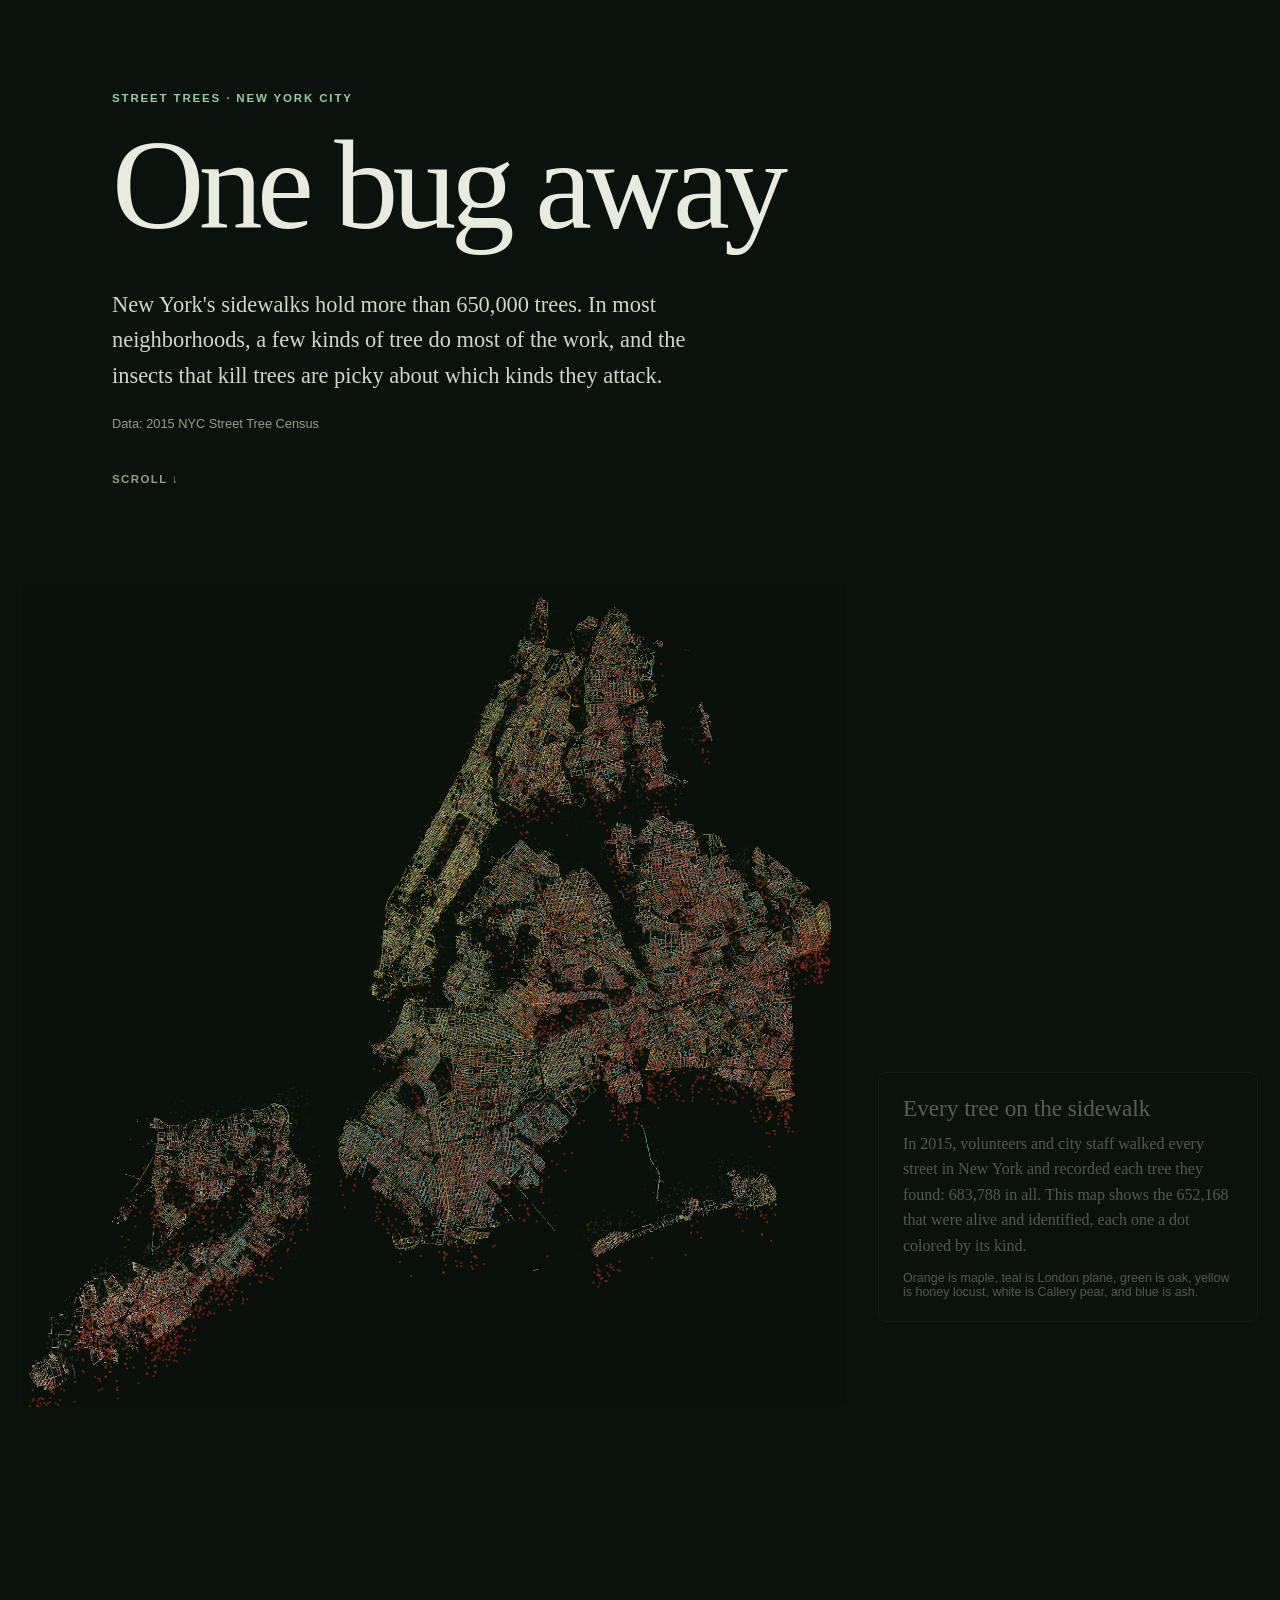
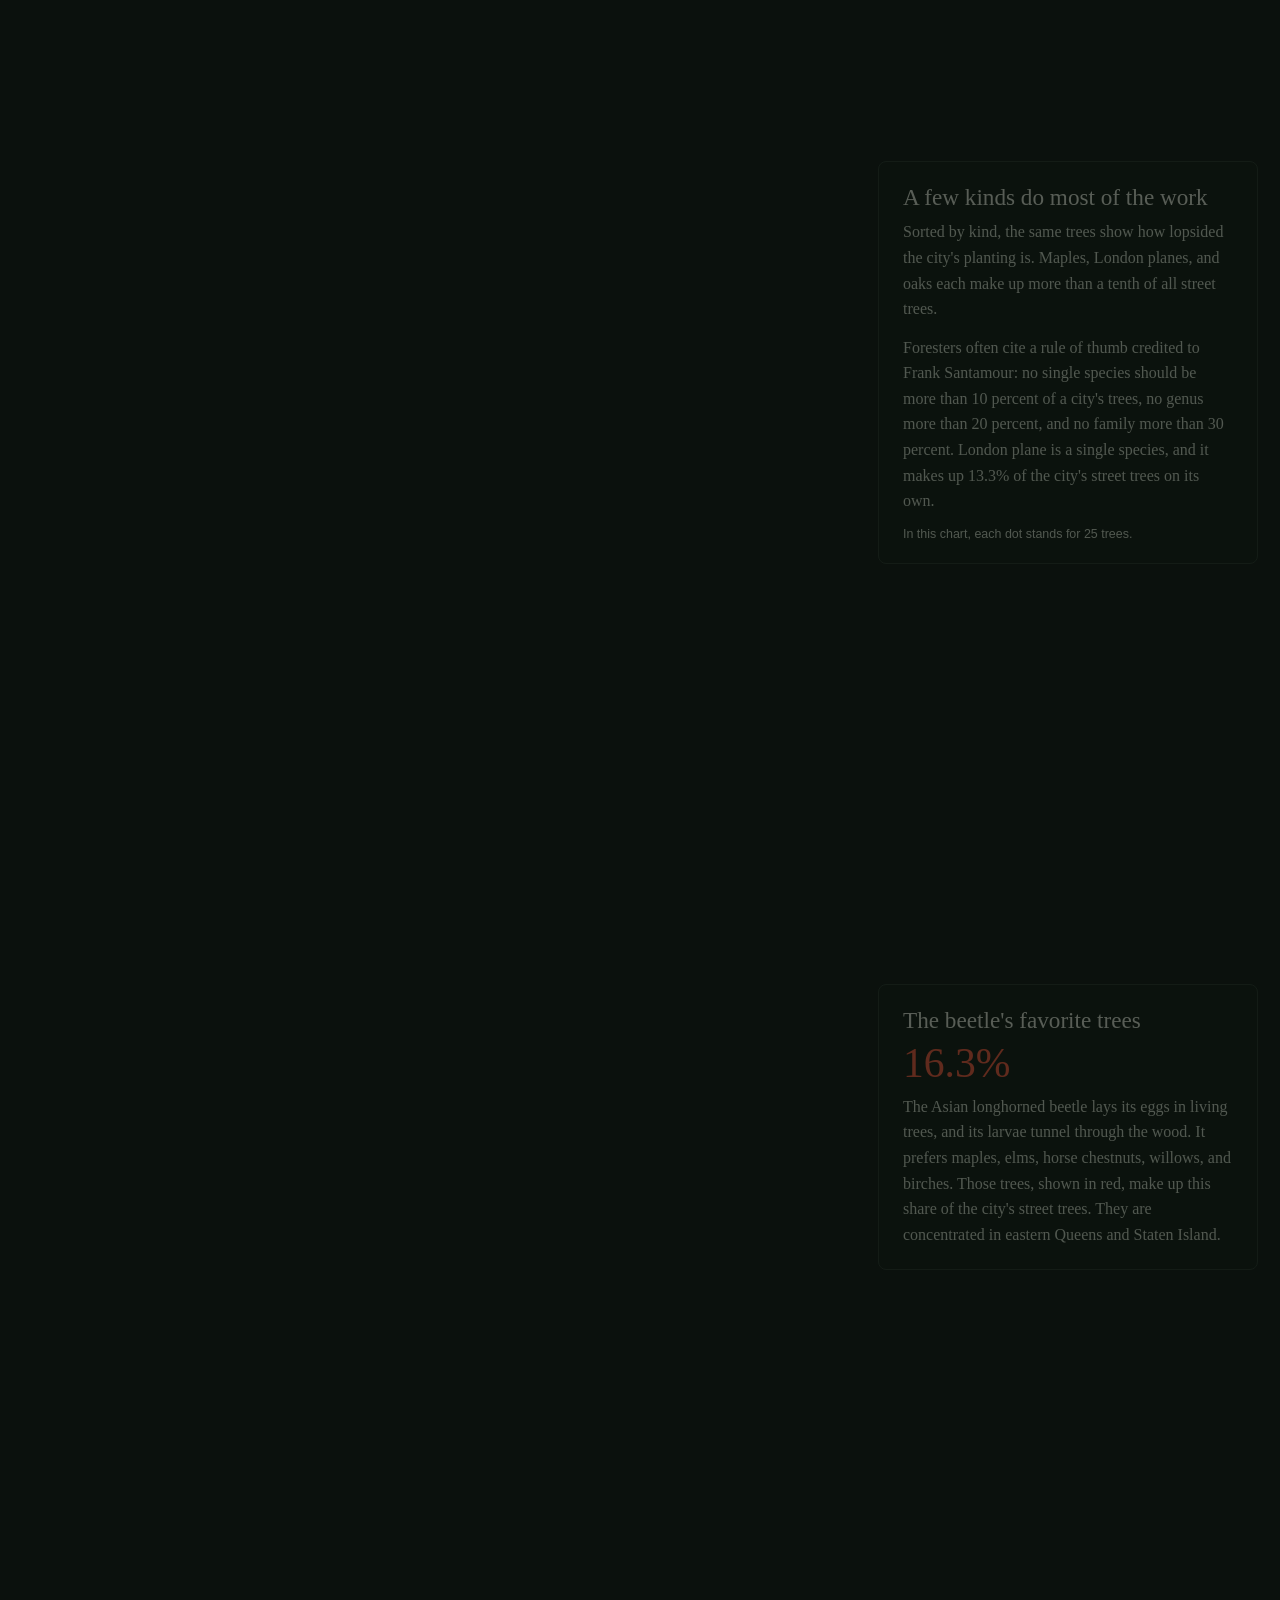
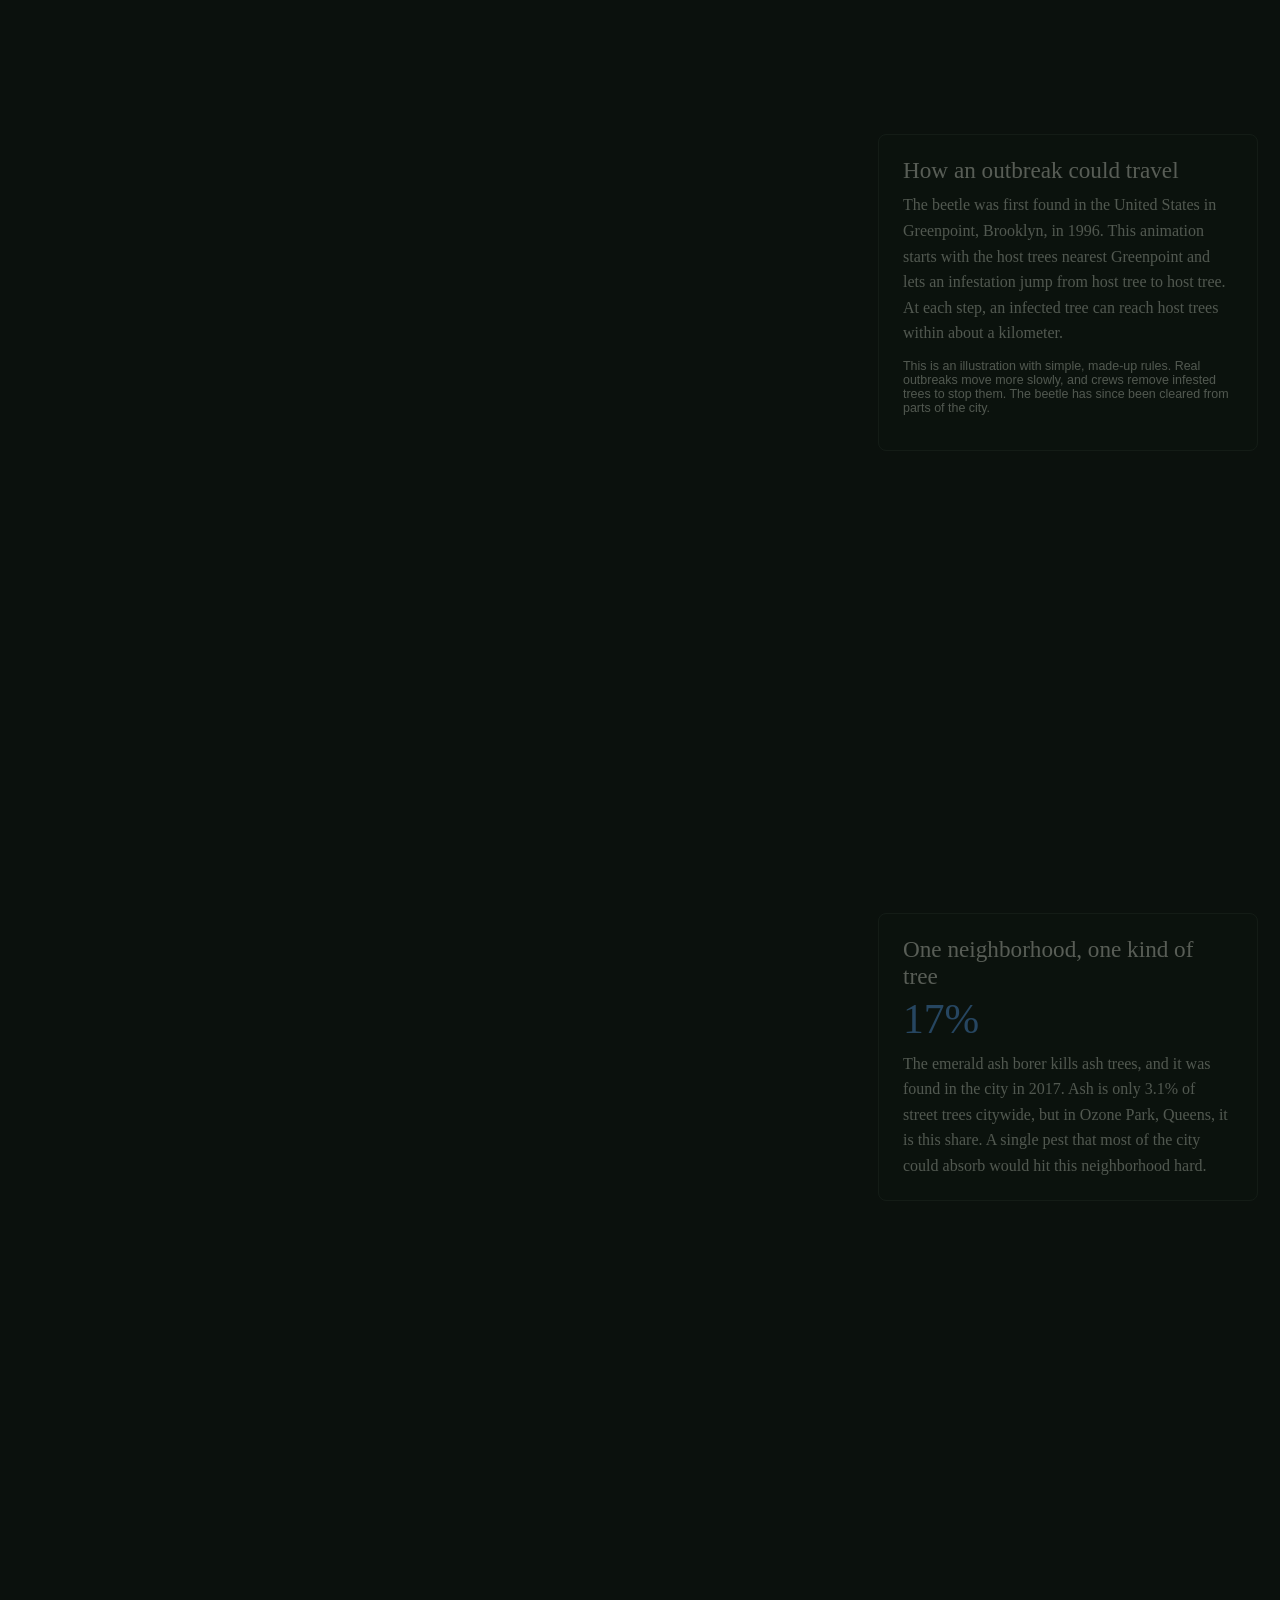
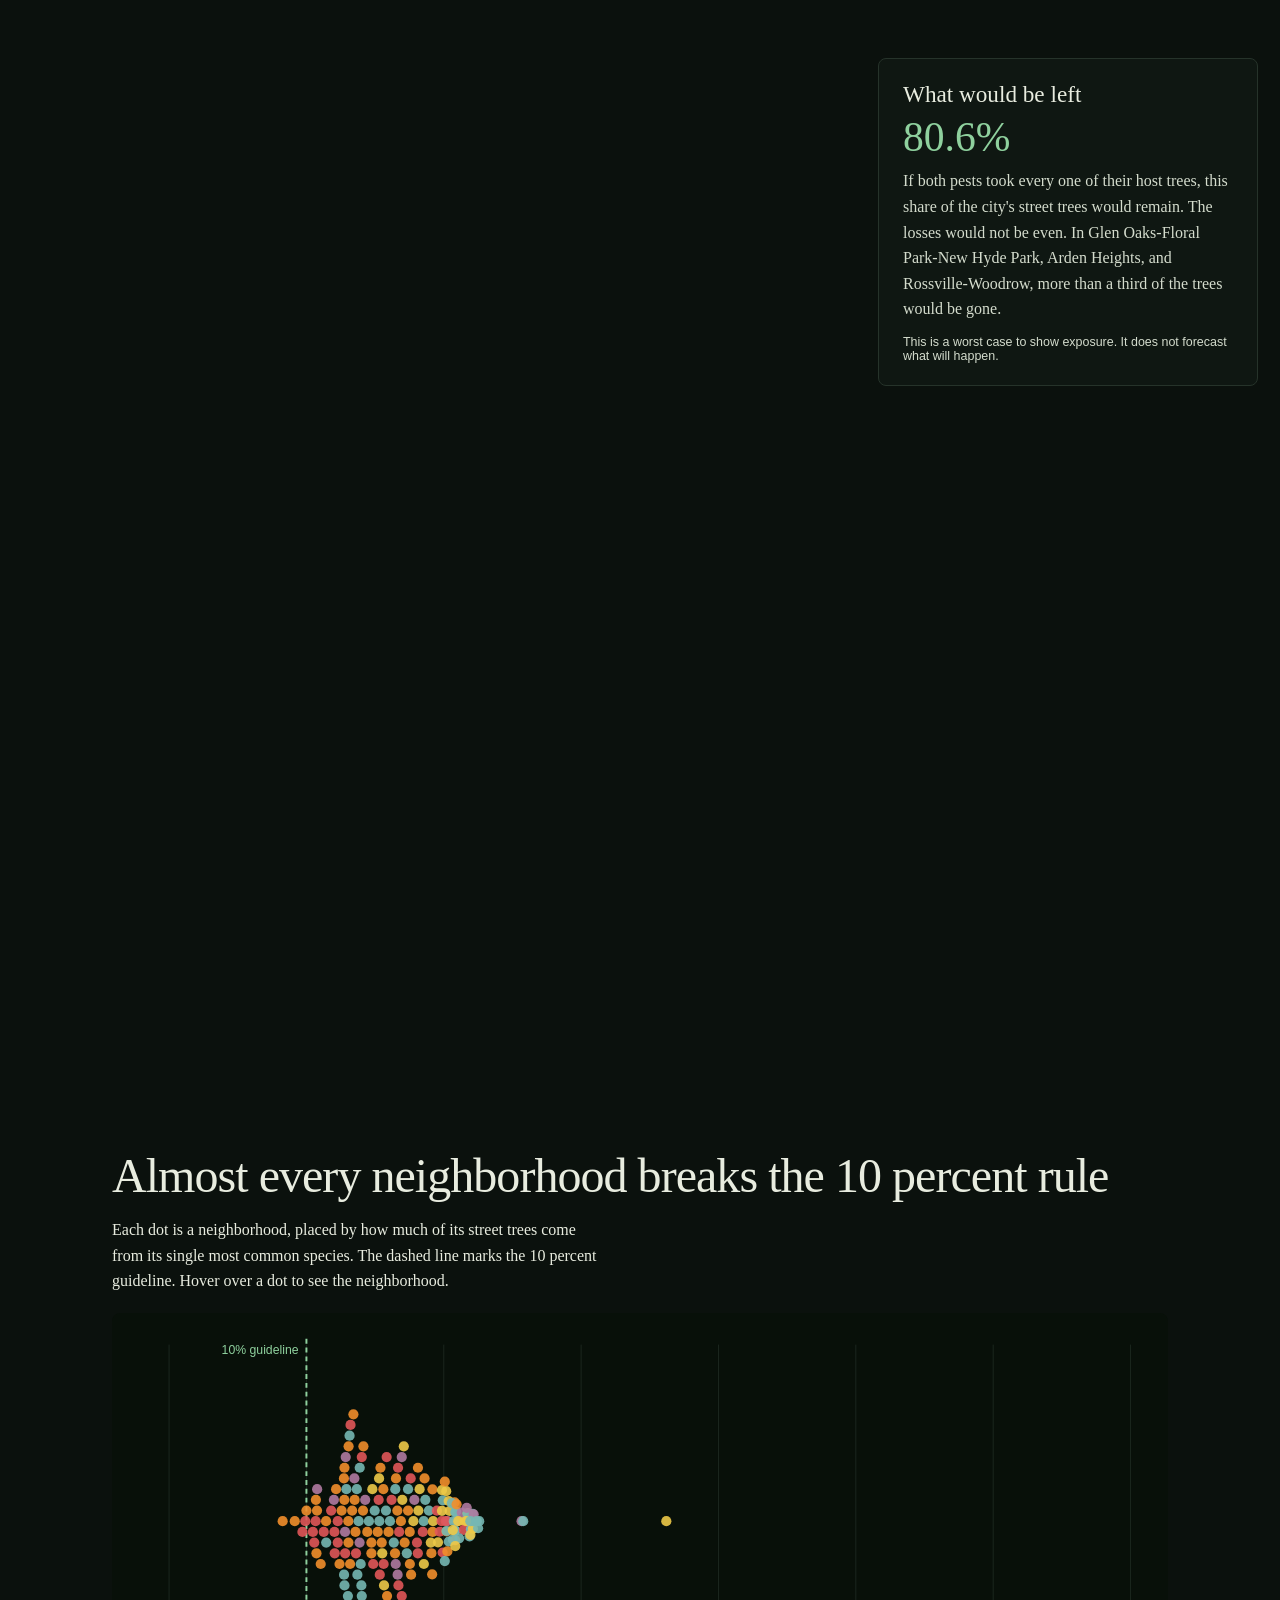
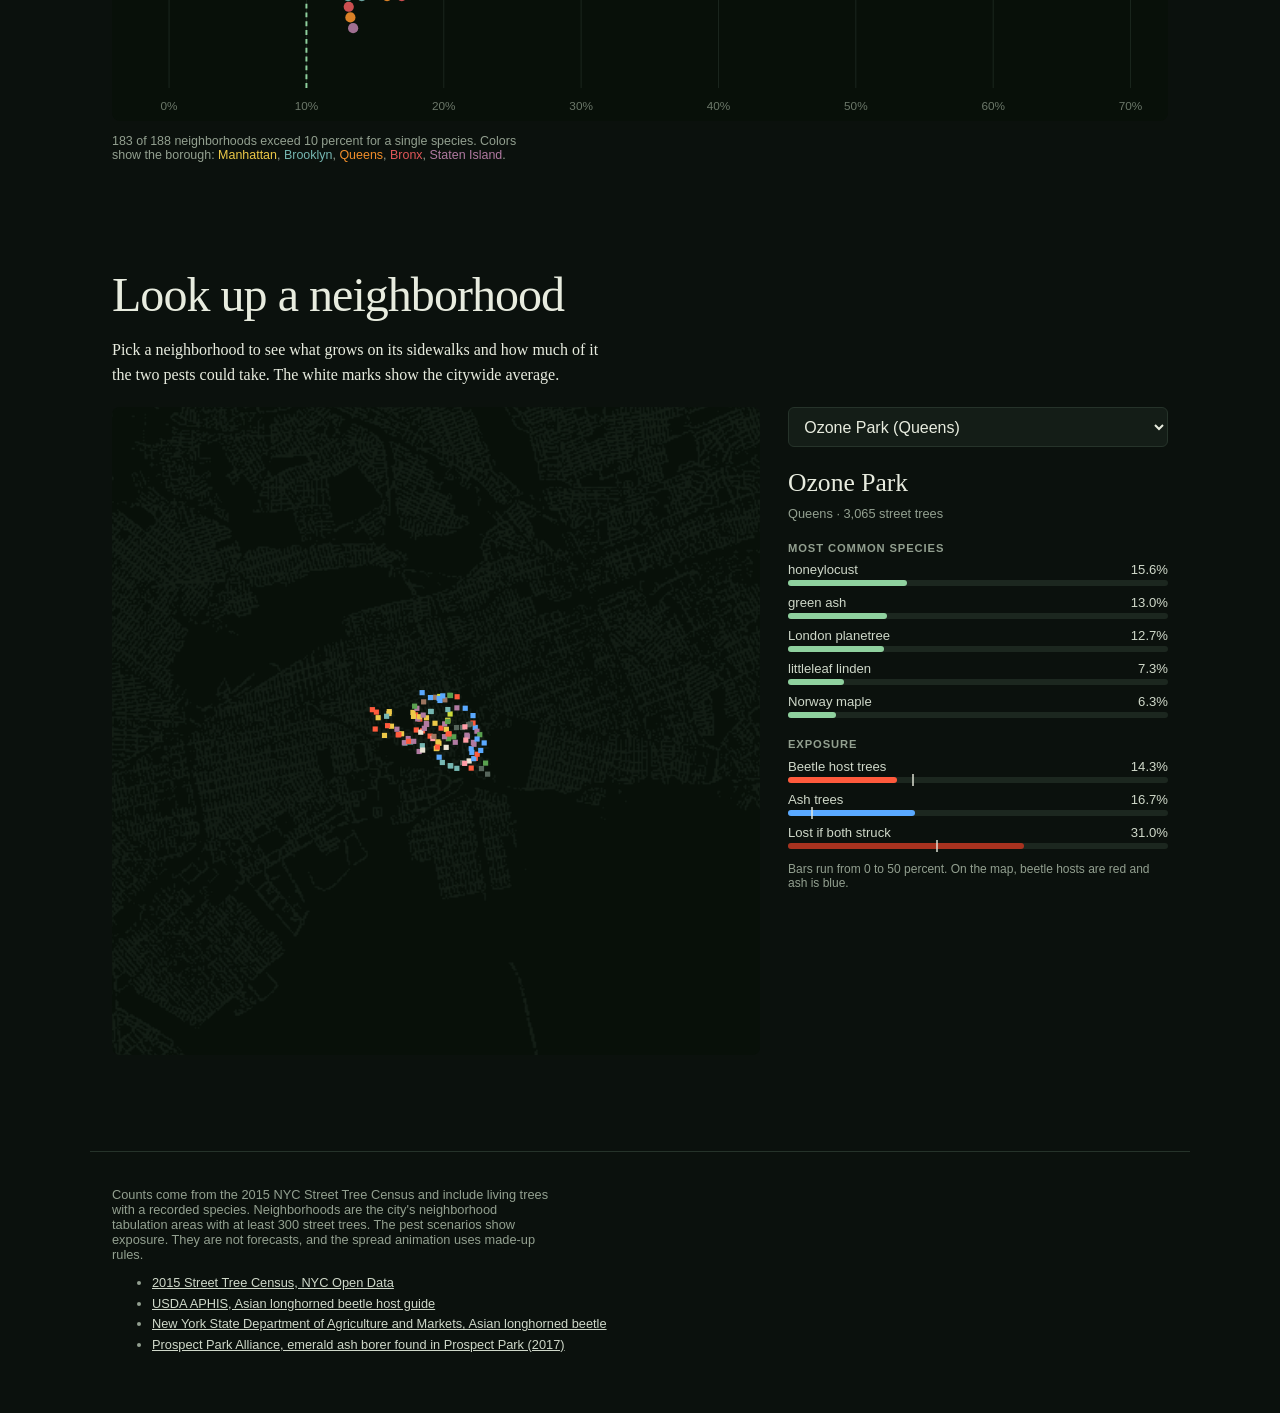
<file: street-trees-pitch/index.html>
<!DOCTYPE html>
<html lang="en">
<head>
<meta charset="utf-8">
<meta name="viewport" content="width=device-width, initial-scale=1">
<title>One Bug Away</title>
<style>
:root{
  --bg:#0b110d;
  --text:#e8ecdf;
  --muted:#93a090;
  --rule:#26332a;
  --accent:#8fd19e;
  --hot:#ff5a3c;
  --ash:#5aa9ff;
  --card:rgba(16,24,19,.92);
}
*{box-sizing:border-box}
html{scroll-behavior:smooth}
body{margin:0;background:var(--bg);color:var(--text);font-family:Georgia,"Times New Roman",serif;line-height:1.6}
.sans{font-family:-apple-system,"Helvetica Neue",Arial,sans-serif}
header{max-width:1100px;margin:0 auto;padding:5rem 22px 3rem}
.kicker{font:700 .72rem -apple-system,"Helvetica Neue",Arial,sans-serif;text-transform:uppercase;letter-spacing:.16em;color:var(--accent)}
h1{font-size:clamp(3.2rem,10vw,8rem);font-weight:400;line-height:.88;letter-spacing:-.045em;margin:.2em 0 .35em}
.dek{max-width:54ch;font-size:clamp(1.12rem,2vw,1.4rem);color:#cfd8c9;margin:0}
.byline{font:.8rem -apple-system,"Helvetica Neue",Arial,sans-serif;color:var(--muted);margin-top:1.4rem}
.scroll-hint{font:600 .72rem -apple-system,"Helvetica Neue",Arial,sans-serif;letter-spacing:.12em;text-transform:uppercase;color:var(--muted);margin-top:2.6rem}

/* Scrollytelling: the graphic sticks while the text steps scroll past. */
.scrolly{position:relative;display:grid;grid-template-columns:minmax(0,1fr) 380px;gap:0 32px;max-width:1400px;margin:0 auto;padding:0 22px}
.graphic{position:sticky;top:0;height:100vh;display:flex;align-items:center;justify-content:center}
#stage{display:block;width:min(100%,calc(100vh - 40px));aspect-ratio:1/1;height:auto;border-radius:6px}
.steps{padding:30vh 0 50vh}
.step{min-height:85vh;display:flex;align-items:center}
.step .card{background:var(--card);border:1px solid var(--rule);border-radius:8px;padding:22px 24px;opacity:.35;transition:opacity .4s}
.step.active .card{opacity:1}
.step h3{margin:0 0 .5rem;font-weight:400;font-size:1.45rem;line-height:1.2}
.step p{margin:0 0 .8rem;color:#d4dccd}
.step p:last-child{margin-bottom:0}
.step .stat{font:400 2.6rem Georgia,serif;line-height:1;margin:.2rem 0 .6rem}
.hot{color:var(--hot)} .ashc{color:var(--ash)} .acc{color:var(--accent)}
.note{font:.78rem -apple-system,"Helvetica Neue",Arial,sans-serif;color:var(--muted)}

.section{max-width:1100px;margin:0 auto;padding:6rem 22px 0}
h2{font-size:clamp(1.9rem,4.4vw,3rem);font-weight:400;letter-spacing:-.02em;line-height:1.05;margin:0 0 1rem}
p{max-width:62ch}
.muted{color:var(--muted)}
.swarm{background:#081009;border-radius:8px;padding:12px 8px 4px;margin-top:1.2rem}
.swarm svg{display:block;width:100%;height:auto}
.tip{position:fixed;pointer-events:none;background:#f3f1ea;color:#16181a;font:.8rem -apple-system,"Helvetica Neue",Arial,sans-serif;padding:.5rem .65rem;border-radius:4px;opacity:0;transition:opacity .1s;max-width:270px;z-index:5}

.explore{display:grid;grid-template-columns:minmax(0,1fr) 380px;gap:28px;align-items:start;margin-top:1.2rem}
#mini{display:block;width:100%;aspect-ratio:1/1;height:auto;border-radius:8px;background:#081009}
select{width:100%;font:1rem -apple-system,"Helvetica Neue",Arial,sans-serif;background:#141d17;color:var(--text);border:1px solid var(--rule);border-radius:6px;padding:.6rem .7rem}
.panel h3{font-weight:400;font-size:1.6rem;margin:1rem 0 .1rem}
.panel .sub{font:.8rem -apple-system,"Helvetica Neue",Arial,sans-serif;color:var(--muted);margin-bottom:1rem}
.bars{font:.82rem -apple-system,"Helvetica Neue",Arial,sans-serif}
.bars .row{display:flex;justify-content:space-between;color:#cfd8c9;margin-top:.55rem}
.bars .bar{height:6px;background:#1c271f;border-radius:3px;margin-top:3px;position:relative}
.bars .bar i{display:block;height:100%;border-radius:3px;transition:width .6s cubic-bezier(.2,.7,.2,1)}
.bars .bar b{position:absolute;top:-3px;width:2px;height:12px;background:#e8ecdf;opacity:.7}
.bars h4{font:700 .7rem -apple-system,"Helvetica Neue",Arial,sans-serif;letter-spacing:.08em;text-transform:uppercase;color:var(--muted);margin:1.3rem 0 0}
.legend-note{font:.75rem -apple-system,"Helvetica Neue",Arial,sans-serif;color:var(--muted);margin-top:.8rem}

footer{max-width:1100px;margin:6rem auto 0;padding:1.4rem 22px 3rem;border-top:1px solid var(--rule);font:.8rem -apple-system,"Helvetica Neue",Arial,sans-serif;color:var(--muted)}
footer a{color:#cfd8c9}
footer li{margin-bottom:.35rem}

@media(max-width:900px){
  .scrolly{grid-template-columns:1fr;padding:0}
  .graphic{height:100vh;top:0}
  .steps{position:relative;margin-top:-100vh;padding:80vh 16px 40vh;z-index:2}
  .explore{grid-template-columns:1fr}
}
</style>
</head>
<body>

<header>
  <p class="kicker">Street trees · New York City</p>
  <h1>One bug away</h1>
  <p class="dek">New York's sidewalks hold more than 650,000 trees. In most neighborhoods, a few kinds of tree do most of the work, and the insects that kill trees are picky about which kinds they attack.</p>
  <p class="byline">Data: 2015 NYC Street Tree Census</p>
  <p class="scroll-hint">Scroll ↓</p>
</header>

<div class="scrolly">
  <div class="graphic"><canvas id="stage"></canvas></div>
  <div class="steps">
    <div class="step" data-step="map"><div class="card">
      <h3>Every tree on the sidewalk</h3>
      <p>In 2015, volunteers and city staff walked every street in New York and recorded each tree they found: <span id="tRecords"></span> in all. This map shows the <span id="tAlive"></span> that were alive and identified, each one a dot colored by its kind.</p>
      <p class="note">Orange is maple, teal is London plane, green is oak, yellow is honey locust, white is Callery pear, and blue is ash.</p>
    </div></div>

    <div class="step" data-step="bars"><div class="card">
      <h3>A few kinds do most of the work</h3>
      <p>Sorted by kind, the same trees show how lopsided the city's planting is. Maples, London planes, and oaks each make up more than a tenth of all street trees.</p>
      <p>Foresters often cite a rule of thumb credited to Frank Santamour: no single species should be more than 10 percent of a city's trees, no genus more than 20 percent, and no family more than 30 percent. London plane is a single species, and it makes up <span id="tPlane"></span> of the city's street trees on its own.</p>
      <p class="note">In this chart, each dot stands for 25 trees.</p>
    </div></div>

    <div class="step" data-step="beetle"><div class="card">
      <h3>The beetle's favorite trees</h3>
      <div class="stat hot" id="tBeetle"></div>
      <p>The Asian longhorned beetle lays its eggs in living trees, and its larvae tunnel through the wood. It prefers maples, elms, horse chestnuts, willows, and birches. Those trees, shown in red, make up this share of the city's street trees. They are concentrated in eastern Queens and Staten Island.</p>
    </div></div>

    <div class="step" data-step="spread"><div class="card">
      <h3>How an outbreak could travel</h3>
      <p>The beetle was first found in the United States in Greenpoint, Brooklyn, in 1996. This animation starts with the host trees nearest Greenpoint and lets an infestation jump from host tree to host tree. At each step, an infected tree can reach host trees within about a kilometer.</p>
      <p class="note">This is an illustration with simple, made-up rules. Real outbreaks move more slowly, and crews remove infested trees to stop them. The beetle has since been cleared from parts of the city.</p>
      <p class="note" id="spreadCount"></p>
    </div></div>

    <div class="step" data-step="ash"><div class="card">
      <h3>One neighborhood, one kind of tree</h3>
      <div class="stat ashc" id="tAsh"></div>
      <p>The emerald ash borer kills ash trees, and it was found in the city in 2017. Ash is only <span id="tAshCity"></span> of street trees citywide, but in Ozone Park, Queens, it is this share. A single pest that most of the city could absorb would hit this neighborhood hard.</p>
    </div></div>

    <div class="step" data-step="after"><div class="card">
      <h3>What would be left</h3>
      <div class="stat acc" id="tLeft"></div>
      <p>If both pests took every one of their host trees, this share of the city's street trees would remain. The losses would not be even. In <span id="tWorst"></span>, more than a third of the trees would be gone.</p>
      <p class="note">This is a worst case to show exposure. It does not forecast what will happen.</p>
    </div></div>
  </div>
</div>

<div class="section" id="swarmSection">
  <h2>Almost every neighborhood breaks the 10 percent rule</h2>
  <p>Each dot is a neighborhood, placed by how much of its street trees come from its single most common species. The dashed line marks the 10 percent guideline. Hover over a dot to see the neighborhood.</p>
  <div class="swarm"><svg id="swarm" viewBox="0 0 1060 400" role="img" aria-label="Neighborhoods by share of their most common tree species"></svg></div>
  <p class="note" id="swarmNote"></p>
</div>

<div class="section">
  <h2>Look up a neighborhood</h2>
  <p>Pick a neighborhood to see what grows on its sidewalks and how much of it the two pests could take. The white marks show the citywide average.</p>
  <div class="explore">
    <canvas id="mini"></canvas>
    <div class="panel">
      <select id="pick" aria-label="Choose a neighborhood"></select>
      <h3 id="pName"></h3>
      <div class="sub" id="pSub"></div>
      <div class="bars" id="pBars"></div>
    </div>
  </div>
</div>

<footer>
  <p>Counts come from the 2015 NYC Street Tree Census and include living trees with a recorded species. Neighborhoods are the city's neighborhood tabulation areas with at least 300 street trees. The pest scenarios show exposure. They are not forecasts, and the spread animation uses made-up rules.</p>
  <ul>
    <li><a href="https://data.cityofnewyork.us/Environment/2015-Street-Tree-Census-Tree-Data/uvpi-gqnh">2015 Street Tree Census, NYC Open Data</a></li>
    <li><a href="https://www.aphis.usda.gov/sites/default/files/alb-and-hosts-guide.pdf">USDA APHIS, Asian longhorned beetle host guide</a></li>
    <li><a href="https://agriculture.ny.gov/plant-industry/asian-longhorned-beetle">New York State Department of Agriculture and Markets, Asian longhorned beetle</a></li>
    <li><a href="https://www.prospectpark.org/emerald-ash-borer-discovered-prospect-park/">Prospect Park Alliance, emerald ash borer found in Prospect Park (2017)</a></li>
  </ul>
</footer>

<div class="tip" id="tip"></div>

<script>
// ===================== constants =====================

const L = 1000; // logical size of the map, in map units
const GENUS_NAMES = ["Maple", "London plane", "Oak", "Honey locust", "Callery pear", "Linden", "Cherry", "Zelkova", "Ginkgo", "Ash", "Elm", "Other beetle hosts", "Everything else"];
const GENUS_COLORS = ["#f28e2b", "#76b7b2", "#59a14f", "#edc948", "#e9e4d4", "#b07aa1", "#ff9da7", "#9c755f", "#cddc39", "#4e79a7", "#bab0ac", "#e15759", "#56655b"];
// Preferred hosts of the Asian longhorned beetle (USDA APHIS): maple, elm, and the
// "other beetle hosts" group of horse chestnut, willow, and birch.
const BEETLE = new Set([0, 10, 11]);
const ASH = 9;
const HOT = "#ff5a3c", ASHC = "#5aa9ff", DIM = "#2b3a30", LOST = "#a8321f";

const hex = (h) => [parseInt(h.slice(1, 3), 16), parseInt(h.slice(3, 5), 16), parseInt(h.slice(5, 7), 16)];
const pct = (v, d = 0) => (v * 100).toFixed(d) + "%";
const fmt = (n) => n.toLocaleString("en-US");
const ease = (t) => t * t * (3 - 2 * t);

let S = null;       // summary.json
let full = null;    // all trees: [x u16, y u16, genus u8]
let P = null;       // animated particles

// ===================== stage canvas =====================

const stage = document.getElementById("stage");
const ctx = stage.getContext("2d");
let px = 1; // device pixels per map unit

function sizeStage() {
  const css = stage.clientWidth || 800;
  const dpr = Math.min(window.devicePixelRatio || 1, 2);
  stage.width = Math.round(css * dpr);
  stage.height = Math.round(css * dpr);
  px = stage.width / L;
}
window.addEventListener("resize", sizeStage);

// Camera in map units: center (cx, cy) and zoom. Tweens toward its target.
const cam = { cx: L / 2, cy: L / 2, z: 1, tx: L / 2, ty: L / 2, tz: 1 };
function applyCamera() {
  ctx.setTransform(px * cam.z, 0, 0, px * cam.z, stage.width / 2 - cam.cx * px * cam.z, stage.height / 2 - cam.cy * px * cam.z);
}

// ===================== background layers =====================

// Full-density images of all 652,168 trees, one per view. Overlapping trees in a
// pixel are averaged and denser pixels glow brighter.
const LAYER_COLORS = {
  all: (g) => GENUS_COLORS[g],
  beetle: (g) => (BEETLE.has(g) ? HOT : DIM),
  ash: (g) => (g === ASH ? ASHC : DIM),
  after: (g) => (BEETLE.has(g) || g === ASH ? LOST : GENUS_COLORS[g]),
  dim: () => DIM,
};
const layers = {};
function layer(name) {
  if (layers[name]) return layers[name];
  const R = 1600; // render the layer above the map's logical size so zooming stays sharp
  const cols = Array.from({ length: 13 }, (_, g) => hex(LAYER_COLORS[name](g)));
  const sum = new Float32Array(R * R * 3);
  const count = new Uint16Array(R * R);
  const dv = new DataView(full.buffer);
  const n = full.length / 5;
  for (let i = 0; i < n; i++) {
    const c = cols[full[i * 5 + 4]];
    const x = Math.min(R - 1, Math.floor((dv.getUint16(i * 5, true) / 65535) * R));
    const y = Math.min(R - 1, Math.floor((1 - dv.getUint16(i * 5 + 2, true) / 65535) * R));
    const p = y * R + x;
    sum[p * 3] += c[0]; sum[p * 3 + 1] += c[1]; sum[p * 3 + 2] += c[2];
    count[p]++;
  }
  const cv = document.createElement("canvas");
  cv.width = R; cv.height = R;
  const c2 = cv.getContext("2d");
  const img = c2.createImageData(R, R);
  for (let p = 0; p < R * R; p++) {
    const k = count[p];
    if (!k) continue;
    const glow = Math.min(1, 0.7 + 0.15 * k);
    img.data[p * 4] = (sum[p * 3] / k) * glow;
    img.data[p * 4 + 1] = (sum[p * 3 + 1] / k) * glow;
    img.data[p * 4 + 2] = (sum[p * 3 + 2] / k) * glow;
    img.data[p * 4 + 3] = 255;
  }
  c2.putImageData(img, 0, 0);
  layers[name] = cv;
  return cv;
}

// Each background layer fades toward a target opacity.
const bg = { all: 0, beetle: 0, ash: 0, after: 0, dim: 0 };
const bgTarget = { all: 0, beetle: 0, ash: 0, after: 0, dim: 0 };
let reveal = 0; // 0..1 sweep that draws the first map in

// ===================== particles =====================

// Each particle stands for 25 trees. It has a home on the map and a slot in the
// tally chart, and it eases toward whichever target the current step sets.
function buildParticles(buf) {
  const n = buf.byteLength / 7;
  const dv = new DataView(buf);
  const p = {
    n, x: new Float32Array(n), y: new Float32Array(n), tx: new Float32Array(n), ty: new Float32Array(n),
    mx: new Float32Array(n), my: new Float32Array(n), bx: new Float32Array(n), by: new Float32Array(n),
    a: new Float32Array(n), ta: new Float32Array(n), size: new Float32Array(n), tsize: new Float32Array(n),
    speed: new Float32Array(n), g: new Uint8Array(n), nta: new Uint16Array(n), color: new Array(n),
    infected: new Int16Array(n),
  };
  for (let i = 0; i < n; i++) {
    p.mx[i] = (dv.getUint16(i * 7, true) / 65535) * L;
    p.my[i] = (1 - dv.getUint16(i * 7 + 2, true) / 65535) * L;
    p.g[i] = dv.getUint8(i * 7 + 4);
    p.nta[i] = dv.getUint16(i * 7 + 5, true);
    p.x[i] = p.mx[i]; p.y[i] = p.my[i];
    p.speed[i] = 0.05 + Math.random() * 0.07;
    p.size[i] = 2; p.tsize[i] = 2;
  }
  layoutBars(p);
  return p;
}

// Tally chart: one band per kind of tree, largest first. Dots fill each band
// column by column, so band length is proportional to the number of trees.
const BAR = { x0: 290, top: 130, rows: 16, gap: 3, band: 62 };
let barOrder = [];
function layoutBars(p) {
  const counts = new Array(13).fill(0);
  for (let i = 0; i < p.n; i++) counts[p.g[i]]++;
  // "Everything else" lumps many species together, so it goes last.
  barOrder = counts.map((c, g) => [g, c]).filter(([g]) => g !== 12).sort((a, b) => b[1] - a[1]).map(([g]) => g).concat([12]);
  const slot = new Array(13).fill(0);
  for (let i = 0; i < p.n; i++) {
    const g = p.g[i];
    const row = barOrder.indexOf(g);
    const k = slot[g]++;
    p.bx[i] = BAR.x0 + Math.floor(k / BAR.rows) * BAR.gap;
    p.by[i] = BAR.top + row * BAR.band + (k % BAR.rows) * BAR.gap;
  }
}

// ===================== spread illustration =====================

// Host trees in the particle sample, indexed on a grid for neighbor lookups.
// Each map unit is about 48 meters, so 24 units is roughly a kilometer. The
// particles are a 1-in-25 sample, so the jump has to cover sparse hosts.
const SPREAD_R = 24;
const INFECTIOUS_STEPS = 3; // an infected tree keeps spreading for this many steps
let spread = null;
function startSpread() {
  const hosts = [];
  for (let i = 0; i < P.n; i++) { P.infected[i] = -1; if (BEETLE.has(P.g[i])) hosts.push(i); }
  const grid = new Map();
  const key = (x, y) => Math.floor(x / SPREAD_R) + "," + Math.floor(y / SPREAD_R);
  for (const i of hosts) {
    const k = key(P.mx[i], P.my[i]);
    if (!grid.has(k)) grid.set(k, []);
    grid.get(k).push(i);
  }
  // Seed with the 20 host trees nearest Greenpoint, Brooklyn. Greenpoint has few
  // host trees, so a smaller seed has no neighbors in range and dies out at once.
  const gx = ((-73.951 - S.summary.bbox[0]) / (S.summary.bbox[1] - S.summary.bbox[0])) * L;
  const gy = (1 - (40.73 - S.summary.bbox[2]) / (S.summary.bbox[3] - S.summary.bbox[2])) * L;
  const seeds = hosts.slice().sort((a, b) =>
    ((P.mx[a] - gx) ** 2 + (P.my[a] - gy) ** 2) - ((P.mx[b] - gx) ** 2 + (P.my[b] - gy) ** 2)).slice(0, 20);
  for (const i of seeds) P.infected[i] = 0;
  spread = { grid, key, active: seeds, gen: 0, total: seeds.length, hosts: hosts.length, tick: 0, seedX: gx, seedY: gy };
}

function stepSpread() {
  if (!spread || !spread.active.length) return;
  if (++spread.tick % 7) return;
  spread.gen++;
  const next = [];
  for (const i of spread.active) {
    const cx = Math.floor(P.mx[i] / SPREAD_R), cy = Math.floor(P.my[i] / SPREAD_R);
    for (let dx = -1; dx <= 1; dx++) for (let dy = -1; dy <= 1; dy++) {
      const cell = spread.grid.get((cx + dx) + "," + (cy + dy));
      if (!cell) continue;
      for (const j of cell) {
        if (P.infected[j] >= 0) continue;
        const d2 = (P.mx[j] - P.mx[i]) ** 2 + (P.my[j] - P.my[i]) ** 2;
        if (d2 < SPREAD_R * SPREAD_R && Math.random() < 0.3) { P.infected[j] = spread.gen; next.push(j); }
      }
    }
  }
  spread.active = spread.active.filter((i) => spread.gen - P.infected[i] < INFECTIOUS_STEPS).concat(next);
  spread.total += next.length;
  document.getElementById("spreadCount").textContent =
    `Step ${spread.gen}: ${pct(spread.total / spread.hosts)} of host trees reached` + (spread.active.length ? "" : ". The outbreak ran out of nearby hosts.");
}

// ===================== steps =====================

let step = "map";
let stepStart = 0;
const ozone = () => S.nta.find((d) => d.name === "Ozone Park");

function setStep(name) {
  if (name === step && stepStart) return;
  step = name;
  stepStart = performance.now();
  for (const k in bgTarget) bgTarget[k] = 0;
  cam.tx = L / 2; cam.ty = L / 2; cam.tz = 1;
  const n = P.n;
  for (let i = 0; i < n; i++) {
    P.tx[i] = P.mx[i]; P.ty[i] = P.my[i]; P.ta[i] = 0; P.tsize[i] = 2; P.color[i] = GENUS_COLORS[P.g[i]];
  }
  if (name === "map") {
    bgTarget.all = 1;
  } else if (name === "bars") {
    for (let i = 0; i < n; i++) { P.tx[i] = P.bx[i]; P.ty[i] = P.by[i]; P.ta[i] = 1; P.tsize[i] = 2.2; }
  } else if (name === "beetle") {
    bgTarget.beetle = 1;
    for (let i = 0; i < n; i++) if (BEETLE.has(P.g[i])) { P.ta[i] = 1; P.tsize[i] = 2.6; P.color[i] = HOT; }
  } else if (name === "spread") {
    bgTarget.dim = 1;
    startSpread();
    for (let i = 0; i < n; i++) if (BEETLE.has(P.g[i])) { P.ta[i] = 1; P.tsize[i] = 2.4; }
  } else if (name === "ash") {
    bgTarget.ash = 1;
    const o = ozone();
    cam.tx = (o.cx / 65535) * L; cam.ty = (1 - o.cy / 65535) * L; cam.tz = 4.2;
    for (let i = 0; i < n; i++) if (P.g[i] === ASH) { P.ta[i] = 1; P.tsize[i] = 1.6; P.color[i] = ASHC; }
  } else if (name === "after") {
    bgTarget.after = 1;
    // Lost trees fall and fade, so the gaps they leave open up.
    for (let i = 0; i < n; i++) if (BEETLE.has(P.g[i]) || P.g[i] === ASH) {
      P.x[i] = P.mx[i]; P.y[i] = P.my[i]; P.a[i] = 1; P.ta[i] = 0; P.ty[i] = P.my[i] + 30 + Math.random() * 30; P.color[i] = LOST; P.tsize[i] = 2.4;
    }
  }
}

// ===================== frame =====================

function frame(now) {
  // Ease the camera and the layer opacities.
  cam.cx += (cam.tx - cam.cx) * 0.06;
  cam.cy += (cam.ty - cam.cy) * 0.06;
  cam.z += (cam.tz - cam.z) * 0.06;
  for (const k in bg) bg[k] += (bgTarget[k] - bg[k]) * 0.08;
  if (step === "map") reveal = Math.min(1, reveal + 0.012);

  ctx.setTransform(1, 0, 0, 1, 0, 0);
  ctx.fillStyle = "#081009";
  ctx.fillRect(0, 0, stage.width, stage.height);
  applyCamera();

  // Background layers, drawn at full density.
  for (const k of ["dim", "all", "beetle", "ash", "after"]) {
    if (bg[k] < 0.01) continue;
    ctx.globalAlpha = bg[k];
    if (k === "all" && reveal < 1) {
      ctx.save();
      ctx.beginPath();
      ctx.arc(L / 2, L / 2, ease(reveal) * L * 0.75, 0, Math.PI * 2);
      ctx.clip();
      ctx.drawImage(layer(k), 0, 0, L, L);
      ctx.restore();
    } else {
      ctx.drawImage(layer(k), 0, 0, L, L);
    }
  }
  ctx.globalAlpha = 1;

  // Particles.
  if (step === "spread") stepSpread();
  const n = P.n;
  let lastColor = null;
  for (let i = 0; i < n; i++) {
    const k = P.speed[i];
    P.x[i] += (P.tx[i] - P.x[i]) * k;
    P.y[i] += (P.ty[i] - P.y[i]) * k;
    P.a[i] += (P.ta[i] - P.a[i]) * (step === "after" ? 0.03 : 0.08);
    P.size[i] += (P.tsize[i] - P.size[i]) * 0.1;
    if (P.a[i] < 0.02) continue;
    let color = P.color[i];
    if (step === "spread" && BEETLE.has(P.g[i])) {
      const inf = P.infected[i];
      // Newly infected trees flash bright, then darken as the outbreak moves on.
      color = inf < 0 ? "#5a3a33" : spread.gen - inf < 3 ? "#ffd27a" : HOT;
    }
    if (color !== lastColor) { ctx.fillStyle = color; lastColor = color; }
    ctx.globalAlpha = P.a[i];
    const s = P.size[i] / (step === "ash" ? cam.z * 0.6 : 1);
    ctx.fillRect(P.x[i] - s / 2, P.y[i] - s / 2, s, s);
  }
  ctx.globalAlpha = 1;

  // Overlays in map units.
  if (step === "spread" && spread) {
    const r = 6 + ((now / 30) % 30);
    ctx.strokeStyle = `rgba(255,210,122,${1 - r / 36})`;
    ctx.lineWidth = 1.5;
    ctx.beginPath(); ctx.arc(spread.seedX, spread.seedY, r, 0, Math.PI * 2); ctx.stroke();
    label("Greenpoint", spread.seedX + 10, spread.seedY - 10, "#ffd27a", 14, "left");
  }
  if (step === "ash") {
    const o = ozone();
    label("Ozone Park", (o.cx / 65535) * L, (1 - o.cy / 65535) * L - 26 / cam.z, "#cfe4ff", 16 / cam.z, "center");
  }
  if (step === "bars") drawBarLabels(Math.min(1, (now - stepStart) / 900));

  requestAnimationFrame(frame);
}

function label(text, x, y, color, size, align) {
  ctx.font = `600 ${size}px -apple-system, Helvetica, Arial, sans-serif`;
  ctx.fillStyle = color;
  ctx.textAlign = align;
  ctx.fillText(text, x, y);
}

function drawBarLabels(t) {
  ctx.globalAlpha = ease(t);
  const counts = S.summary.genusCounts;
  barOrder.forEach((g, row) => {
    const y = BAR.top + row * BAR.band + BAR.rows * BAR.gap / 2 + 5;
    label(GENUS_NAMES[g], BAR.x0 - 70, y, "#e8ecdf", 15, "right");
    label(pct(counts[g] / S.summary.total, 1), BAR.x0 - 14, y, "#93a090", 14, "right");
  });
  // Ten percent of all street trees, in tally-chart units.
  const x10 = BAR.x0 + (S.summary.sampleCount * 0.1 / BAR.rows) * BAR.gap;
  ctx.strokeStyle = "#8fd19e";
  ctx.setLineDash([6, 5]);
  ctx.lineWidth = 2;
  ctx.beginPath(); ctx.moveTo(x10, BAR.top - 30); ctx.lineTo(x10, BAR.top + 13 * BAR.band); ctx.stroke();
  ctx.setLineDash([]);
  label("10% of all street trees", x10 + 8, BAR.top - 30, "#8fd19e", 14, "left");
  label("Each dot = 25 trees", BAR.x0, 70, "#93a090", 14, "left");
  ctx.globalAlpha = 1;
}

// ===================== swarm =====================

const BORO = { Manhattan: "#edc948", Brooklyn: "#76b7b2", Queens: "#f28e2b", Bronx: "#e15759", "Staten Island": "#b07aa1" };
const tip = document.getElementById("tip");
let swarmDots = [];

function buildSwarm() {
  const svg = document.getElementById("swarm");
  const x0 = 50, x1 = 1030, mid = 200, r = 5.2;
  const xs = (v) => x0 + (v / 0.7) * (x1 - x0);
  let html = "";
  for (let v = 0; v <= 0.7001; v += 0.1) {
    html += `<line x1="${xs(v)}" x2="${xs(v)}" y1="20" y2="370" stroke="#1c271f"/>`;
    html += `<text x="${xs(v)}" y="392" fill="#6c786a" font-size="12" text-anchor="middle" font-family="-apple-system,Helvetica,Arial">${Math.round(v * 100)}%</text>`;
  }
  html += `<line x1="${xs(0.1)}" x2="${xs(0.1)}" y1="14" y2="370" stroke="#8fd19e" stroke-width="2" stroke-dasharray="5 4"/>`;
  html += `<text x="${xs(0.1) - 8}" y="30" fill="#8fd19e" font-size="12.5" text-anchor="end" font-family="-apple-system,Helvetica,Arial">10% guideline</text>`;
  const data = S.nta.map((d, i) => ({ d, i })).sort((a, b) => a.d.topShare - b.d.topShare);
  const placed = [];
  swarmDots = [];
  for (const { d, i } of data) {
    const x = xs(d.topShare);
    let y = mid;
    for (let k = 0; k < 80; k++) {
      const cy = mid + Math.ceil(k / 2) * (r * 2 + 0.5) * (k % 2 ? 1 : -1);
      if (placed.every((p) => (p.x - x) ** 2 + (p.y - cy) ** 2 >= (2 * r) ** 2)) { y = cy; break; }
    }
    placed.push({ x, y });
    swarmDots.push({ i, x, y });
    html += `<circle cx="${xs(0)}" cy="${mid}" r="${r}" fill="${BORO[d.boro] || "#999"}" fill-opacity="0" data-i="${i}"/>`;
  }
  svg.innerHTML = html;
  const over = S.nta.filter((d) => d.topShare > 0.1).length;
  document.getElementById("swarmNote").innerHTML =
    `${over} of ${S.nta.length} neighborhoods exceed 10 percent for a single species. Colors show the borough: ` +
    Object.entries(BORO).map(([b, c]) => `<span style="color:${c}">${b}</span>`).join(", ") + ".";
  svg.addEventListener("mousemove", (e) => {
    const i = e.target.dataset && e.target.dataset.i;
    if (i === undefined) { tip.style.opacity = 0; return; }
    const d = S.nta[i];
    tip.innerHTML = `<b>${d.name}</b>, ${d.boro}<br>${pct(d.topShare)} ${d.top}<br>${fmt(d.n)} trees`;
    tip.style.left = e.clientX + 14 + "px";
    tip.style.top = e.clientY + 14 + "px";
    tip.style.opacity = 1;
  });
  svg.addEventListener("mouseleave", () => (tip.style.opacity = 0));
}

// Dots sweep in from the left edge, in order of share, when the chart scrolls into view.
function playSwarm() {
  const circles = [...document.querySelectorAll("#swarm circle")];
  const start = performance.now();
  const sx = 50, sy = 200;
  const tick = (now) => {
    let done = true;
    circles.forEach((c, k) => {
      const t = Math.max(0, Math.min(1, (now - start - k * 6) / 900));
      if (t < 1) done = false;
      const e = ease(t);
      const dot = swarmDots[k];
      c.setAttribute("cx", sx + (dot.x - sx) * e);
      c.setAttribute("cy", sy + (dot.y - sy) * e);
      c.setAttribute("fill-opacity", 0.9 * Math.min(1, t * 2));
    });
    if (!done) requestAnimationFrame(tick);
  };
  requestAnimationFrame(tick);
}

// ===================== explorer =====================

const mini = document.getElementById("mini");
const mctx = mini.getContext("2d");
const mcam = { cx: L / 2, cy: L / 2, z: 1, tx: L / 2, ty: L / 2, tz: 1 };
let picked = 0;

function sizeMini() {
  const css = mini.clientWidth || 600;
  const dpr = Math.min(window.devicePixelRatio || 1, 2);
  mini.width = Math.round(css * dpr);
  mini.height = Math.round(css * dpr);
}
window.addEventListener("resize", sizeMini);

function drawMini() {
  mcam.cx += (mcam.tx - mcam.cx) * 0.08;
  mcam.cy += (mcam.ty - mcam.cy) * 0.08;
  mcam.z += (mcam.tz - mcam.z) * 0.08;
  const s = mini.width / L;
  mctx.setTransform(1, 0, 0, 1, 0, 0);
  mctx.fillStyle = "#081009";
  mctx.fillRect(0, 0, mini.width, mini.height);
  mctx.setTransform(s * mcam.z, 0, 0, s * mcam.z, mini.width / 2 - mcam.cx * s * mcam.z, mini.height / 2 - mcam.cy * s * mcam.z);
  mctx.globalAlpha = 0.35;
  mctx.drawImage(layer("dim"), 0, 0, L, L);
  mctx.globalAlpha = 1;
  const size = 8 / mcam.z; // about 8 map units on screen at any zoom
  for (let i = 0; i < P.n; i++) {
    if (P.nta[i] !== picked) continue;
    mctx.fillStyle = BEETLE.has(P.g[i]) ? HOT : P.g[i] === ASH ? ASHC : GENUS_COLORS[P.g[i]];
    mctx.fillRect(P.mx[i] - size / 2, P.my[i] - size / 2, size, size);
  }
  requestAnimationFrame(drawMini);
}

function pick(i) {
  picked = i;
  const d = S.nta[i];
  mcam.tx = (d.cx / 65535) * L; mcam.ty = (1 - d.cy / 65535) * L; mcam.tz = 4;
  document.getElementById("pName").textContent = d.name;
  document.getElementById("pSub").textContent = `${d.boro} · ${fmt(d.n)} street trees`;
  const city = S.summary;
  const cityBeetle = city.albHosts / city.total, cityAsh = city.ash / city.total;
  const bar = (name, v, color, avg) => `
    <div class="row"><span>${name}</span><span>${pct(v, 1)}</span></div>
    <div class="bar"><i style="width:${Math.min(100, v * 200)}%;background:${color}"></i>${avg !== undefined ? `<b style="left:${Math.min(100, avg * 200)}%"></b>` : ""}</div>`;
  document.getElementById("pBars").innerHTML =
    `<h4>Most common species</h4>` + d.mix.map(([n, v]) => bar(n, v, "#8fd19e")).join("") +
    `<h4>Exposure</h4>` +
    bar("Beetle host trees", d.alb, HOT, cityBeetle) +
    bar("Ash trees", d.ash, ASHC, cityAsh) +
    bar("Lost if both struck", d.both, LOST, (city.albHosts + city.ash) / city.total) +
    `<p class="legend-note">Bars run from 0 to 50 percent. On the map, beetle hosts are red and ash is blue.</p>`;
}

// ===================== load =====================

Promise.all([
  fetch("data/summary.json").then((r) => r.json()),
  fetch("data/trees.bin").then((r) => r.arrayBuffer()),
  fetch("data/sample.bin").then((r) => r.arrayBuffer()),
]).then(([summary, fullBuf, sampleBuf]) => {
  S = summary;
  full = new Uint8Array(fullBuf);
  P = buildParticles(sampleBuf);
  const s = S.summary;

  document.getElementById("tRecords").textContent = fmt(683788);
  document.getElementById("tAlive").textContent = fmt(s.total);
  document.getElementById("tPlane").textContent = pct(s.topSpecies[0][1] / s.total, 1);
  document.getElementById("tBeetle").textContent = pct(s.albHosts / s.total, 1);
  document.getElementById("tAsh").textContent = pct(ozone().ash, 0);
  document.getElementById("tAshCity").textContent = pct(s.ash / s.total, 1);
  document.getElementById("tLeft").textContent = pct(1 - (s.albHosts + s.ash) / s.total, 1);
  const worst = S.nta.filter((d) => d.n >= 1000).sort((a, b) => b.both - a.both).slice(0, 3);
  document.getElementById("tWorst").textContent = worst.map((d) => d.name).join(", ").replace(/, ([^,]*)$/, ", and $1");

  sizeStage();
  sizeMini();
  setStep("map");
  requestAnimationFrame(frame);

  // Activate a step when its card crosses the middle of the screen.
  const steps = document.querySelectorAll(".step");
  const io = new IntersectionObserver((entries) => {
    for (const e of entries) {
      if (!e.isIntersecting) continue;
      steps.forEach((s) => s.classList.toggle("active", s === e.target));
      setStep(e.target.dataset.step);
    }
  }, { rootMargin: "-45% 0px -45% 0px" });
  steps.forEach((s) => io.observe(s));

  buildSwarm();
  let played = false;
  new IntersectionObserver((entries) => {
    if (entries[0].isIntersecting && !played) { played = true; playSwarm(); }
  }, { threshold: 0.35 }).observe(document.getElementById("swarm"));

  const select = document.getElementById("pick");
  const order = S.nta.map((d, i) => [d.name, i]).sort((a, b) => a[0].localeCompare(b[0]));
  select.innerHTML = order.map(([n, i]) => `<option value="${i}">${n} (${S.nta[i].boro})</option>`).join("");
  const start = S.nta.findIndex((d) => d.name === "Ozone Park");
  select.value = start;
  select.addEventListener("change", () => pick(Number(select.value)));
  pick(start);
  requestAnimationFrame(drawMini);
}).catch((err) => {
  console.error(err);
  document.querySelector(".dek").textContent = "The tree data could not load. Serve this folder over HTTP to view the page.";
});
</script>
</body>
</html>
</file>
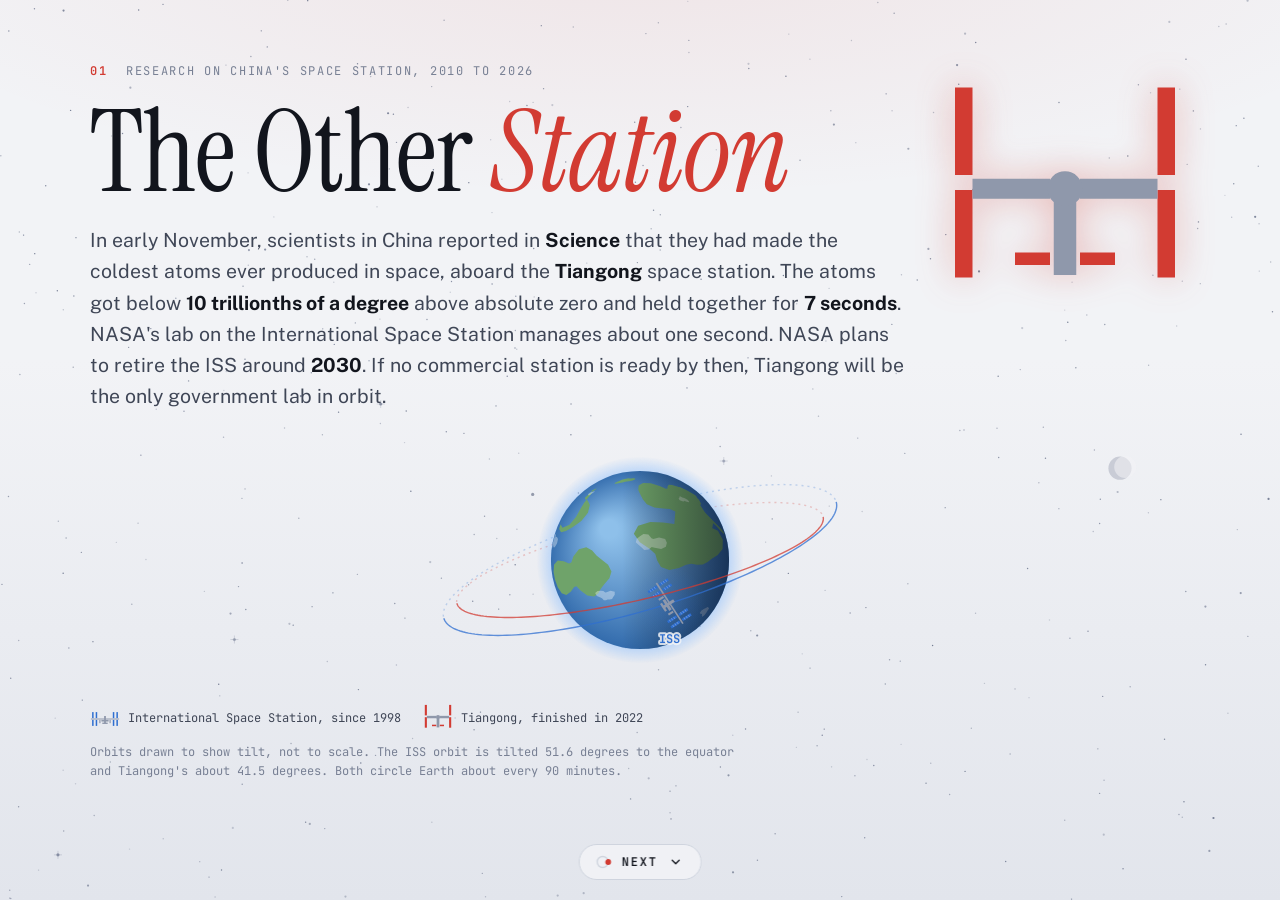
<file: the-other-station/index.html>
<!doctype html>
<html lang="en">
<head>
<meta charset="utf-8">
<meta name="viewport" content="width=device-width, initial-scale=1, viewport-fit=cover">
<title>The Other Station</title>
<meta name="description" content="China's Tiangong space station just made the coldest atoms ever produced in space. Across all fields it publishes about a sixth as much research as the ISS. In atomic physics and materials it is near half, and Europe's next big cosmic-ray detector is being built to fly on it.">
<link rel="preconnect" href="https://fonts.googleapis.com">
<link rel="preconnect" href="https://fonts.gstatic.com" crossorigin>
<link rel="stylesheet" href="https://fonts.googleapis.com/css2?family=Instrument+Serif:ital@0;1&family=Public+Sans:ital,wght@0,400;0,600;0,700;1,400&family=JetBrains+Mono:wght@400;600&display=swap">
<style>
/* Red marks Tiangong, China's station. Blue marks the ISS. Slate is everything else. */
:root {
  --bg: #f2f3f6;
  --bg-2: #e2e5ec;
  --ink: #12151d;
  --ink-2: #3f4656;
  --ink-3: #788094;
  --rule: #cfd4de;
  --earth: #dfe6ef;
  --earth-2: #c6d1de;
  --iss: #2f6fd0;
  --css: #d23b32;
  --old: #a3aaba;
  --metal: #8f98ab;
  --ocean: #8ec0ea;
  --ocean-2: #2f68aa;
  --land: #6fa36a;
  --atmo: #7fb8ff;
  --moon: #c9ccd6;
  --star: #5c6680;
  color-scheme: light;
}
@media (prefers-color-scheme: dark) {
  :root:not([data-theme="light"]) {
    --bg: #06080d;
    --bg-2: #0e121c;
    --ink: #eef1f7;
    --ink-2: #b6bdcc;
    --ink-3: #6f7890;
    --rule: #1f2533;
    --earth: #121a29;
    --earth-2: #22314a;
    --iss: #6aa2ff;
    --css: #ff6a5e;
    --old: #4a5166;
    --metal: #c9d0dc;
    --ocean: #2d6bb0;
    --ocean-2: #0a1f44;
    --land: #3f7a52;
    --atmo: #5aa0ff;
    --moon: #d9dce4;
    --star: #ffffff;
    color-scheme: dark;
  }
}
:root[data-theme="dark"] {
  --bg: #06080d;
  --bg-2: #0e121c;
  --ink: #eef1f7;
  --ink-2: #b6bdcc;
  --ink-3: #6f7890;
  --rule: #1f2533;
  --earth: #121a29;
  --earth-2: #22314a;
  --iss: #6aa2ff;
  --css: #ff6a5e;
  --old: #4a5166;
  --metal: #c9d0dc;
  --ocean: #2d6bb0;
  --ocean-2: #0a1f44;
  --land: #3f7a52;
  --atmo: #5aa0ff;
  --moon: #d9dce4;
  --star: #ffffff;
  color-scheme: dark;
}
* { box-sizing: border-box; }
html, body { height: 100%; margin: 0; }
body {
  background-color: var(--bg); color: var(--ink); font-family: var(--body); font-size: 18px; line-height: 1.6; -webkit-font-smoothing: antialiased;
  background-image: radial-gradient(90% 40% at 50% -6%, color-mix(in srgb, var(--css) 8%, transparent), transparent 70%), linear-gradient(180deg, var(--bg) 40%, var(--bg-2));
  background-attachment: fixed;
}
:root { --display: "Instrument Serif", Georgia, serif; --body: "Public Sans", system-ui, sans-serif; --mono: "JetBrains Mono", ui-monospace, monospace; }

.deck { height: 100%; overflow-y: auto; scroll-snap-type: y proximity; scroll-behavior: smooth; }
.page {
  min-height: 100%; scroll-snap-align: start; display: flex; flex-direction: column; justify-content: center;
  padding-block: 56px 112px;
  padding-left: max(16px, env(safe-area-inset-left, 0px)); padding-right: max(16px, env(safe-area-inset-right, 0px));
}
.wrap { width: 100%; max-width: 1100px; margin: 0 auto; min-width: 0; display: flex; flex-direction: column; gap: 14px; position: relative; }

.kicker { font-family: var(--mono); font-size: 12px; letter-spacing: .14em; text-transform: uppercase; color: var(--ink-3); margin: 0; }
.kicker b { color: var(--css); font-weight: 600; margin-right: 10px; }
h1, h2 { font-family: var(--display); font-weight: 400; line-height: 1; letter-spacing: -.01em; text-wrap: balance; margin: 0; }
h1 { font-size: clamp(58px, 9vw, 124px); }
h1 i { color: var(--css); }
h2 { font-size: clamp(34px, 4.6vw, 56px); }
.lede { font-size: clamp(17px, 1.8vw, 19.5px); color: var(--ink-2); max-width: 68ch; margin: 0; text-wrap: pretty; }
.lede b { color: var(--ink); font-weight: 700; }
.note { font-family: var(--mono); font-size: 12px; line-height: 1.65; color: var(--ink-3); max-width: 92ch; margin: 0; }

.fig { position: relative; }
canvas.scene { width: 100%; display: block; touch-action: pan-y; }

.legend { display: flex; flex-wrap: wrap; gap: 6px 22px; font-family: var(--mono); font-size: 12px; color: var(--ink-2); margin: 0; padding: 0; list-style: none; }
.legend li { display: flex; align-items: center; gap: 8px; }
.sw { width: 11px; height: 11px; border-radius: 50%; display: inline-block; flex: none; }
.sw.line { width: 18px; height: 3px; border-radius: 2px; }
.sw.tri { width: 0; height: 0; border-radius: 0; border-left: 6px solid transparent; border-right: 6px solid transparent; border-top: 10px solid var(--old); background: none !important; }

.counter { font-family: var(--mono); font-size: 12px; color: var(--ink-2); display: flex; gap: 22px; flex-wrap: wrap; }
.counter b { color: var(--ink); font-weight: 600; font-size: 15px; }
.counter .mu b { color: var(--css); }

.tip {
  position: absolute; pointer-events: none; z-index: 4; font-family: var(--mono); font-size: 12px; line-height: 1.5; color: var(--ink);
  background: var(--bg); border: 1px solid var(--rule); border-radius: 6px; padding: 8px 10px; box-shadow: 0 6px 20px rgba(0, 0, 0, .25);
  white-space: nowrap; opacity: 0; transition: opacity .12s;
}
.tip.on { opacity: 1; }
.tip b { font-weight: 600; }

.method { display: grid; grid-template-columns: minmax(0, 1fr) minmax(0, 1fr); gap: 28px; }
.method h3 { font-family: var(--mono); font-size: 12px; letter-spacing: .14em; text-transform: uppercase; color: var(--ink-3); font-weight: 400; margin: 0 0 6px; }
.method p, .method li { font-size: 15.5px; color: var(--ink-2); margin: 0; }
.method ul { margin: 0; padding-left: 18px; display: grid; gap: 6px; }
.method a { color: var(--iss); }
.method > div { display: grid; gap: 12px; align-content: start; min-width: 0; }

.next { position: fixed; left: 50%; bottom: calc(20px + env(safe-area-inset-bottom, 0px)); transform: translateX(-50%); z-index: 5; }
.next[hidden] { display: none !important; }
.next button {
  display: flex; align-items: center; gap: 10px; font-family: var(--mono); font-size: 12px; font-weight: 600;
  letter-spacing: .18em; text-transform: uppercase; color: var(--ink); background: color-mix(in srgb, var(--bg) 88%, transparent);
  border: 1px solid var(--rule); border-radius: 999px; padding: 9px 18px 9px 14px; cursor: pointer; backdrop-filter: blur(6px);
}
.next button:hover { border-color: var(--css); }
.next button:focus-visible { outline: 2px solid var(--css); outline-offset: 3px; }
.next .orb { width: 18px; height: 14px; flex: none; stroke: var(--css); stroke-width: 1.8; stroke-linecap: round; fill: none; }
.next .orb path { stroke-dasharray: 22; animation: fly 2.2s ease-in-out infinite; }
.next .arrow { width: 14px; height: 14px; stroke: var(--ink); fill: none; stroke-width: 2.2; stroke-linecap: round; stroke-linejoin: round; }
@keyframes fly { 0% { stroke-dashoffset: 22; } 60%, 100% { stroke-dashoffset: 0; } }

.progress { position: fixed; top: 0; left: 0; height: 2px; width: 100%; background: var(--css); transform-origin: left center; transform: scaleX(0); z-index: 6; }

@media (prefers-reduced-motion: reduce) {
  .deck { scroll-behavior: auto; }
  .next .orb path { animation: none; stroke-dashoffset: 0; }
}
@media (max-width: 760px) {
  body { font-size: 17px; }
  .method { grid-template-columns: minmax(0, 1fr); gap: 20px; }
            }

#stars { position: fixed; inset: 0; width: 100%; height: 100%; pointer-events: none; z-index: 0; }
.deck { position: relative; z-index: 1; }
#sprite { position: absolute; width: 0; height: 0; overflow: hidden; }
.ico { width: 30px; height: 30px; flex: none; margin-block: -6px; }
.ico.iss { color: var(--iss); } .ico.css { color: var(--css); }
.craft { position: absolute; right: 0; top: 18px; width: min(26vw, 250px); height: auto; color: var(--css); pointer-events: none; animation: drift 9s ease-in-out infinite; filter: drop-shadow(0 0 18px color-mix(in srgb, var(--css) 35%, transparent)); }
@keyframes drift { 0%, 100% { transform: translateY(0) rotate(-8deg); } 50% { transform: translateY(-8px) rotate(-4deg); } }
@media (max-width: 760px) { .craft { width: 110px; top: 54px; opacity: .85; } }
@media (prefers-reduced-motion: reduce) { .craft { animation: none; } }
#orbits { height: clamp(220px, 30vh, 340px); }
#years { height: clamp(300px, 42vh, 430px); }
#fields { height: clamp(330px, 44vh, 440px); }
#partners { height: clamp(260px, 34vh, 340px); }
#cold { height: clamp(220px, 30vh, 300px); }
@media (max-width: 760px) {
  #orbits { height: clamp(260px, 38vh, 360px); }
  #years { height: clamp(320px, 48vh, 440px); }
  #fields { height: clamp(560px, 80vh, 680px); }
  #partners { height: clamp(320px, 46vh, 420px); }
  #cold { height: clamp(260px, 38vh, 340px); }
}
.next .orb { width: 18px; height: 14px; flex: none; }
.next .orb circle.o { fill: none; stroke: var(--rule); stroke-width: 1.4; }
.next .orb circle.s { fill: var(--css); transform-origin: 9px 7px; animation: spin 3s linear infinite; }
@keyframes spin { to { transform: rotate(360deg); } }
@media (prefers-reduced-motion: reduce) { .next .orb circle.s { animation: none; } }
</style>
</head>
<body>
<div class="progress" id="progress" aria-hidden="true"></div>
<canvas id="stars" aria-hidden="true"></canvas>
<svg id="sprite" aria-hidden="true"></svg>

<main class="deck" id="deck">

  <section class="page" aria-label="Cover">
    <div class="wrap">
      <p class="kicker"><b>01</b> Research on China's space station, 2010 to 2026</p>
      <h1>The Other <i>Station</i></h1>
      <svg class="craft" viewBox="-50 -50 100 100" aria-hidden="true"><use href="#g-css" x="-50" y="-50" width="100" height="100"/></svg>
      <p class="lede">In early November, scientists in China reported in <b>Science</b> that they had made the coldest atoms ever produced in space, aboard the <b>Tiangong</b> space station. The atoms got below <b>10 trillionths of a degree</b> above absolute zero and held together for <b>7 seconds</b>. NASA's lab on the International Space Station manages about one second. NASA plans to retire the ISS around <b>2030</b>. If no commercial station is ready by then, Tiangong will be the only government lab in orbit.</p>
      <div class="fig">
        <canvas class="scene" id="orbits" role="img" aria-label="A turning Earth with oceans, land and clouds, and two orbits. The ISS, drawn as a long truss with four pairs of solar wings, circles on a steeper tilt at about 420 kilometres. Tiangong, drawn as a T of three modules with large solar wings, circles on a shallower tilt at about 390 kilometres. The Moon sits in the corner."></canvas>
      </div>
      <ul class="legend">
        <li><svg class="ico iss" viewBox="-50 -50 100 100"><use href="#g-iss" x="-50" y="-50" width="100" height="100"/></svg>International Space Station, since 1998</li>
        <li><svg class="ico css" viewBox="-50 -50 100 100"><use href="#g-css" x="-50" y="-50" width="100" height="100"/></svg>Tiangong, finished in 2022</li>
      </ul>
      <p class="note">Orbits drawn to show tilt, not to scale. The ISS orbit is tilted 51.6 degrees to the equator and Tiangong's about 41.5 degrees. Both circle Earth about every 90 minutes.</p>
    </div>
  </section>

  <section class="page" aria-label="Papers each year">
    <div class="wrap">
      <p class="kicker"><b>02</b> Research papers that name each station, 2010 to 2026</p>
      <h2>About a sixth as many papers as the ISS</h2>
      <p class="lede">In 2025, <b>141</b> papers in the OpenAlex index named Tiangong or its modules in the title or abstract. <b>855</b> named the ISS. Tiangong's count has risen <b>74%</b> since it was finished in 2022. From 2022 through 2026 so far, it comes to <b>591</b> papers against <b>3,836</b>, about <b>15%</b>.</p>
      <div class="fig">
        <canvas class="scene" id="years" role="img" aria-label="A line chart of papers per year from 2010 to 2026. The ISS line runs between about 650 and 1,250 papers a year, peaking in 2017 and sitting near 830 to 855 in 2025 and 2026. The Tiangong line starts near zero, rises during the Tiangong-1 and Tiangong-2 test labs, and climbs from 81 in 2022 to 141 in 2025."></canvas>
        <div class="tip" id="yearsTip"></div>
      </div>
      <ul class="legend">
        <li><svg class="ico iss" viewBox="-50 -50 100 100"><use href="#g-iss" x="-50" y="-50" width="100" height="100"/></svg>ISS</li>
        <li><svg class="ico css" viewBox="-50 -50 100 100"><use href="#g-css" x="-50" y="-50" width="100" height="100"/></svg>Tiangong, including the Tiangong-1 and Tiangong-2 test labs</li>
      </ul>
      <p class="note">2026 runs to early November. Papers about China's planned CSST space telescope, which will fly beside the station, are left out. Part of the ISS drop after 2020 is likely a change in how the index collects papers, not less research. By the agencies' own counts, China reported more than 230 papers from Tiangong in 2025, and NASA counted 361 ISS papers in its 2024 fiscal year. Hover or tap a year.</p>
    </div>
  </section>

  <section class="page" aria-label="Papers by field">
    <div class="wrap">
      <p class="kicker"><b>03</b> Tiangong papers for every 100 ISS papers, by field, 2022 to 2026</p>
      <h2>Strong in physics, nearly absent in biology</h2>
      <p class="lede">The gap depends on the field. In <b>atomic and optical physics</b>, where cold-atom work sits, Tiangong produced <b>43</b> papers for every 100 from the ISS. Materials, radiation and fluid physics run between <b>33</b> and <b>46</b>. In <b>human physiology and medicine</b>, the ISS's biggest field, the figure is <b>5</b>. Molecular biology, plant science and atmospheric science are almost empty.</p>
      <div class="fig">
        <canvas class="scene" id="fields" role="img" aria-label="Paired bars for twelve fields. Each row shows ISS papers and Tiangong papers from 2022 to 2026, and Tiangong papers per 100 ISS papers. Physical sciences lead: fluid and computational mechanics 46, atomic, molecular and optical physics 43, materials chemistry 37, radiation 33, nuclear and high-energy physics 33. Aerospace engineering 18 and astronomy 19 are in the middle. Life and Earth sciences are lowest: space and planetary science 7, human physiology and medicine 5, plant science 4, molecular biology 3, atmospheric science 1."></canvas>
        <div class="tip" id="fieldsTip"></div>
      </div>
      <ul class="legend">
        <li><span class="sw" style="background:var(--iss)"></span>ISS papers</li>
        <li><span class="sw" style="background:var(--css)"></span>Tiangong papers</li>
      </ul>
      <p class="note">Fields are OpenAlex's subject labels for each paper's main topic. Across all fields, the figure is 15. Some Tiangong physics papers describe instruments still being built, such as the HERD cosmic-ray detector. Hover or tap a row.</p>
    </div>
  </section>

  <section class="page" aria-label="Foreign partners">
    <div class="wrap">
      <p class="kicker"><b>04</b> Countries of co-authors on Tiangong papers, outside China, 2022 to 2026</p>
      <h2>Europe's next cosmic-ray detector is headed to Tiangong</h2>
      <p class="lede">Researchers in China co-wrote <b>439</b> of the 591 Tiangong papers. <b>Italy</b> is the largest foreign partner, on <b>35</b>. Almost all of those describe one instrument: <b>HERD</b>, a large cosmic-ray detector being built with Italian, Swiss and Spanish groups to fly on Tiangong. Swiss and Polish groups are working on <b>POLAR-2</b>, a gamma-ray burst detector for the station. U.S. researchers appear on <b>11</b>.</p>
      <div class="fig">
        <canvas class="scene" id="partners" role="img" aria-label="Horizontal bars of Tiangong papers with a co-author from each country outside China, 2022 to 2026: Italy 35, Switzerland 17, Spain 12, Germany 11, United States 11, Poland 8, Australia 5, Egypt 5, Pakistan 5."></canvas>
        <div class="tip" id="partnersTip"></div>
      </div>
      <p class="note">A paper counts once for each country among its authors' affiliations. U.S. law bars NASA from most direct cooperation with China's space program, but it doesn't stop university researchers from co-writing papers. Hover or tap a bar.</p>
    </div>
  </section>

  <section class="page" aria-label="The coldest atoms in space">
    <div class="wrap">
      <p class="kicker"><b>05</b> How long a cloud of ultracold atoms held together, in seconds</p>
      <h2>Where the coldest atoms in space are now made</h2>
      <p class="lede">Cold atoms behave like one big quantum wave. In free fall they can be held longer and cooled further than on the ground. That makes them useful for precise tests of gravity and for better clocks. NASA's Cold Atom Lab has led this work since 2018. The Tiangong team says its cloud of about <b>20,000</b> rubidium atoms lasted about <b>7 times</b> as long.</p>
      <div class="fig">
        <canvas class="scene" id="cold" role="img" aria-label="Three glowing clouds of atoms drift along tracks, each lasting as long as its real cloud held together, then scattering. NASA's Cold Atom Lab on the ISS, about 1 second. A drop tower in Germany, about 2 seconds. Tiangong in 2026, about 7 seconds."></canvas>
      </div>
      <p class="note">Times and temperatures are as reported by the South China Morning Post and Science News from the Science paper. Groups measure temperature in different ways, so the comparison is rough. The ISS has reached effective temperatures as low as 52 trillionths of a degree. Tiangong reports below 10.</p>
    </div>
  </section>

  <section class="page" aria-label="Method and sources">
    <div class="wrap">
      <p class="kicker"><b>06</b> Method</p>
      <h2>How the papers were counted</h2>
      <div class="method">
        <div>
          <h3>Data</h3>
          <p>Paper counts come from OpenAlex, a free index of more than 250 million research works, queried November 9, 2026. A paper counts for the ISS when its title or abstract contains "International Space Station." It counts for Tiangong when its title or abstract names the China Space Station, the Tiangong station or its Tianhe, Wentian or Mengtian modules, or the Tiangong-1 and Tiangong-2 test labs. Papers that mention the CSST telescope, the Tianhe supercomputer or other survey telescopes are left out.</p>
          <p>Fields are OpenAlex's subfield label for each paper's main topic. Countries come from author affiliations.</p>
        </div>
        <div>
          <h3>Limits</h3>
          <ul>
            <li>Naming a station isn't the same as using data from it. Some papers discuss a station without running an experiment on it.</li>
            <li>OpenAlex covers English-language journals best. Papers in Chinese-language journals are undercounted, so Tiangong's figures are likely low.</li>
            <li>OpenAlex changed sources in 2022 and lost some abstracts. Counts across that year are less comparable than counts within the same years.</li>
            <li>China's paper and project totals are self-reported.</li>
          </ul>
          <h3 style="margin-top:8px">Sources</h3>
          <ul>
            <li>OpenAlex. <a href="https://openalex.org/" target="_blank" rel="noopener">openalex.org</a></li>
            <li>China Daily, "Tiangong playing a key role in research," January 9, 2026. <a href="https://www.chinadaily.com.cn/a/202601/09/WS69604f46a310d6866eb32cb5.html" target="_blank" rel="noopener">chinadaily.com.cn</a></li>
            <li>NASA, 2024 Annual Highlights of Results from the International Space Station. <a href="https://www.nasa.gov/wp-content/uploads/2025/02/ahr-2024-final.pdf" target="_blank" rel="noopener">nasa.gov</a></li>
            <li>Science News, "Record-low temperature created on China's space station." <a href="https://sciencenews.org/article/lowest-temperature-china-space-station" target="_blank" rel="noopener">sciencenews.org</a></li>
            <li>South China Morning Post on the Tiangong cold-atom result. <a href="https://www.scmp.com/news/china/science/article/3373343/chinese-scientists-chill-atoms-record-low-tiangong-space-station" target="_blank" rel="noopener">scmp.com</a></li>
          </ul>
        </div>
      </div>
    </div>
  </section>

</main>

<div class="next" id="next">
  <button type="button" id="nextBtn" aria-label="Go to next page">
    <svg class="orb" viewBox="0 0 18 14" aria-hidden="true"><circle class="o" cx="9" cy="7" r="5.5"/><circle class="s" cx="14.5" cy="7" r="2"/></svg>
    Next
    <svg class="arrow" viewBox="0 0 24 24" aria-hidden="true"><path d="M6 9l6 6 6-6"/></svg>
  </button>
</div>

<!--DATA--><script type="application/json" id="station-data">{"years":[2010,2011,2012,2013,2014,2015,2016,2017,2018,2019,2020,2021,2022,2023,2024,2025,2026],"iss":[647,689,680,776,845,1212,1151,1258,1124,1135,1028,814,653,768,733,855,827],"css":[8,29,12,17,63,27,44,43,100,86,52,76,81,105,133,141,131],"fields":[["Atomic, molecular and optical physics",83,36,"phys"],["Fluid and computational mechanics",56,26,"phys"],["Materials chemistry",93,34,"phys"],["Radiation",49,16,"phys"],["Nuclear and high-energy physics",187,61,"phys"],["Aerospace engineering",645,113,"eng"],["Astronomy",101,19,"phys"],["Human physiology and medicine",735,39,"life"],["Space and planetary science",122,8,"earth"],["Plant science",23,1,"life"],["Molecular biology",78,2,"life"],["Atmospheric science",111,1,"earth"]],"total_2022_26":[3836,591],"css_countries":[["Italy",35],["Switzerland",17],["Spain",12],["Germany",11],["United States",11],["Poland",8],["Australia",5],["Egypt",5],["Pakistan",5]],"css_china":439,"self_reported":{"css_papers_2025":230,"css_projects_end_2025":265,"iss_pubs_fy2024":361,"iss_pubs_cumulative":4438},"cold":[["NASA Cold Atom Lab, ISS",1,52],["German drop tower",2,null],["Tiangong, 2026",7,10]],"downloaded":"2026-11-09"}</script><!--/DATA-->
<script>
(() => {
  const D = JSON.parse(document.getElementById('station-data').textContent);
  const reduce = matchMedia('(prefers-reduced-motion: reduce)').matches;
  const clamp = (v, a = 0, b = 1) => Math.min(b, Math.max(a, v));
  const lerp = (a, b, p) => a + (b - a) * p;
  const ease = (p) => 1 - Math.pow(1 - clamp(p), 3);
  const narrowW = (W) => W < 560;
  const fmt = (n) => n.toLocaleString('en-US');

  const C = {};
  const readColors = () => { const cs = getComputedStyle(document.documentElement); ['bg', 'ink', 'ink-2', 'ink-3', 'rule', 'earth', 'earth-2', 'iss', 'css', 'old', 'metal', 'ocean', 'ocean-2', 'land', 'atmo', 'moon', 'star'].forEach(k => C[k] = cs.getPropertyValue('--' + k).trim()); };
  readColors();
  const rgb = (hex) => { const h = hex.replace('#', ''); return [parseInt(h.slice(0, 2), 16), parseInt(h.slice(2, 4), 16), parseInt(h.slice(4, 6), 16)]; };
  const alpha = (hex, a) => `rgba(${rgb(hex).join(',')},${a})`;
  const label = (ctx, text, x, y, o = {}) => {
    ctx.font = `${o.weight || 400} ${o.size || 12}px ${o.font || '"JetBrains Mono", ui-monospace, monospace'}`;
    ctx.textAlign = o.align || 'left'; ctx.textBaseline = o.base || 'middle';
    if (o.halo !== false) { ctx.lineWidth = 4; ctx.strokeStyle = alpha(C.bg, .85); ctx.lineJoin = 'round'; ctx.strokeText(text, x, y); }
    ctx.fillStyle = o.color || C['ink-2']; ctx.fillText(text, x, y);
  };
  // A scene is a canvas that draws a complete frame for any time t. At rest it shows t = restT.
  const scenes = [];
  const scene = (id, draw, restT, opts = {}) => {
    const canvas = document.getElementById(id), ctx = canvas.getContext('2d');
    const s = { canvas, ctx, restT, active: false, t0: 0, W: 0, H: 0, hits: [], loop: !!opts.loop, ...opts };
    s.resize = () => {
      const dpr = Math.min(2, window.devicePixelRatio || 1), r = canvas.getBoundingClientRect();
      s.W = r.width; s.H = r.height; canvas.width = Math.round(r.width * dpr); canvas.height = Math.round(r.height * dpr);
      ctx.setTransform(dpr, 0, 0, dpr, 0, 0);
    };
    s.render = (t) => { s.t = t; s.hits = []; ctx.clearRect(0, 0, s.W, s.H); draw(ctx, s.W, s.H, t, s); };
    s.rest = () => s.render(s.restT);
    scenes.push(s);
    return s;
  };
  const hover = (s, tipId) => {
    const tip = document.getElementById(tipId);
    const show = (e) => {
      const r = s.canvas.getBoundingClientRect(), px = e.clientX - r.left, py = e.clientY - r.top;
      let best = null, bd = Infinity;
      for (const h of s.hits) {
        let d = Math.hypot(px - h.x, py - h.y);
        if (d > Math.max(h.r || 0, 12)) d = Infinity;
        if (d < bd) { bd = d; best = h; }
      }
      if (!best) { tip.classList.remove('on'); return; }
      tip.innerHTML = best.html; tip.classList.add('on');
      const tw = tip.offsetWidth, th = tip.offsetHeight;
      tip.style.left = `${clamp(px + 14, 0, r.width - tw)}px`;
      tip.style.top = `${py - th - 12 < 0 ? py + 16 : py - th - 12}px`;
    };
    s.canvas.addEventListener('pointermove', show);
    s.canvas.addEventListener('pointerdown', show);
    s.canvas.addEventListener('pointerleave', () => tip.classList.remove('on'));
  };

  const rng = (seed) => () => { seed = (seed * 1664525 + 1013904223) >>> 0; return seed / 4294967296; };
  // ---- Spacecraft. One spec per station, in a 100-unit box centred on 0,0. 'p' parts are solar
  //      panels in the station's colour, 'm' parts are pressurised modules and trusses in metal grey.
  //      The same spec draws on the canvases and in the legend icons. ----
  const CRAFT = {
    iss: [
      ['r', 'm', -47, -1.6, 94, 3.2],
      ...[-43, -31, 26, 38].flatMap(x => [['r', 'p', x, -23, 5, 20], ['r', 'p', x, 3, 5, 20]]),
      ['r', 'm', -19, 3, 4, 11], ['r', 'm', 15, 3, 4, 11],
      ['r', 'm', -3, -10, 6, 25], ['r', 'm', -12, 3, 24, 5.5], ['r', 'm', -9, 12, 18, 4.5],
    ],
    css: [
      ['r', 'p', -44, -47, 7, 35], ['r', 'p', -44, -6, 7, 35], ['r', 'p', 37, -47, 7, 35], ['r', 'p', 37, -6, 7, 35],
      ['r', 'm', -37, -10.5, 31, 8], ['r', 'm', 6, -10.5, 31, 8],
      ['r', 'm', -4.5, -6, 9, 34], ['c', 'm', 0, -6.5, 7],
      ['r', 'p', -20, 19, 14, 5], ['r', 'p', 6, 19, 14, 5],
    ],
  };
  const drawCraft = (ctx, kind, x, y, w, o = {}) => {
    const k = w / 100;
    ctx.save(); ctx.translate(x, y); if (o.rot) ctx.rotate(o.rot); ctx.scale(k, k);
    if (o.alpha !== undefined) ctx.globalAlpha *= o.alpha;
    for (const [type, fill, a, b, c, d] of CRAFT[kind]) {
      ctx.fillStyle = fill === 'p' ? C[kind] : C.metal;
      ctx.beginPath();
      if (type === 'r') ctx.rect(a, b, c, d); else ctx.arc(a, b, c, 0, Math.PI * 2);
      ctx.fill();
      if (fill === 'p' && w > 30 && type === 'r') {
        // Cell lines on the panels.
        ctx.strokeStyle = alpha(C.bg, .45); ctx.lineWidth = .7 / k * .8;
        ctx.beginPath();
        const along = d > c;
        for (let s = 1; s < 4; s++) { if (along) { const yy = b + d * s / 4; ctx.moveTo(a, yy); ctx.lineTo(a + c, yy); } else { const xx = a + c * s / 4; ctx.moveTo(xx, b); ctx.lineTo(xx, b + d); } }
        ctx.stroke();
      }
    }
    ctx.restore();
  };
  document.getElementById('sprite').innerHTML = '<defs>' + Object.entries(CRAFT).map(([k, parts]) =>
    `<symbol id="g-${k}" viewBox="-50 -50 100 100">` + parts.map(([type, fill, a, b, c, d]) =>
      type === 'r' ? `<rect x="${a}" y="${b}" width="${c}" height="${d}" fill="${fill === 'p' ? 'currentColor' : 'var(--metal)'}"/>`
                   : `<circle cx="${a}" cy="${b}" r="${c}" fill="var(--metal)"/>`).join('') + '</symbol>').join('') + '</defs>';

  // ---- Field icons, drawn as strokes about s pixels across ----
  const ICON = (ctx, kind, x, y, s, col) => {
    ctx.save(); ctx.translate(x, y); const u = s / 20; ctx.scale(u, u);
    ctx.strokeStyle = col; ctx.fillStyle = col; ctx.lineWidth = 1.7 / u * .9; ctx.lineCap = 'round'; ctx.lineJoin = 'round';
    const P = (d, fill) => { const p = new Path2D(d); fill ? ctx.fill(p) : ctx.stroke(p); };
    if (kind === 'atom') { [0, 60, 120].forEach(a => { ctx.save(); ctx.rotate(a * Math.PI / 180); ctx.beginPath(); ctx.ellipse(0, 0, 9.5, 3.6, 0, 0, Math.PI * 2); ctx.stroke(); ctx.restore(); }); ctx.beginPath(); ctx.arc(0, 0, 2.2, 0, Math.PI * 2); ctx.fill(); }
    else if (kind === 'drop') { P('M0,-9C4,-3 7,1 7,4A7,7 0 0 1 -7,4C-7,1 -4,-3 0,-9Z'); P('M-3,4A3,3 0 0 0 0,7'); }
    else if (kind === 'crystal') { P('M0,-9L8,-4.5L8,4.5L0,9L-8,4.5L-8,-4.5Z'); P('M0,-9L0,9M-8,-4.5L8,4.5M8,-4.5L-8,4.5'); }
    else if (kind === 'rad') { ctx.beginPath(); ctx.arc(0, 0, 2, 0, Math.PI * 2); ctx.fill(); [0, 120, 240].forEach(a => { ctx.save(); ctx.rotate((a - 90) * Math.PI / 180); P('M3.5,-2.5L9,-5.5A10,10 0 0 1 9,5.5L3.5,2.5Z', true); ctx.restore(); }); }
    else if (kind === 'spark') { ctx.beginPath(); ctx.arc(-6, 6, 1.8, 0, Math.PI * 2); ctx.fill(); P('M-6,6Q0,-2 9,-8M-6,6Q2,4 9,1M-6,6Q-4,-3 -1,-9M-6,6L8,8'); }
    else if (kind === 'rocket') { P('M0,-10C5,-5 5,3 3,7L-3,7C-5,3 -5,-5 0,-10Z'); P('M-3,3L-7,8L-3,7M3,3L7,8L3,7M-1.5,9L0,11L1.5,9'); ctx.beginPath(); ctx.arc(0, -3, 1.6, 0, Math.PI * 2); ctx.stroke(); }
    else if (kind === 'star') { ctx.beginPath(); for (let i = 0; i < 10; i++) { const r = i % 2 ? 4 : 9.5, a = i * Math.PI / 5 - Math.PI / 2; ctx.lineTo(Math.cos(a) * r, Math.sin(a) * r); } ctx.closePath(); ctx.stroke(); }
    else if (kind === 'heart') { P('M0,8C-9,2 -10,-4 -6,-7C-3,-9 -1,-7 0,-5C1,-7 3,-9 6,-7C10,-4 9,2 0,8Z'); P('M-8,0L-4,0L-2,-3L1,3L3,0L8,0'); }
    else if (kind === 'planet') { ctx.beginPath(); ctx.arc(0, 0, 5.5, 0, Math.PI * 2); ctx.stroke(); ctx.save(); ctx.rotate(-.35); ctx.beginPath(); ctx.ellipse(0, 0, 10.5, 3.2, 0, Math.PI * .05, Math.PI * .95, true); ctx.stroke(); ctx.restore(); }
    else if (kind === 'leaf') { P('M-7,8C-8,-4 0,-9 9,-9C9,1 3,8 -7,8Z'); P('M-7,8L4,-3'); }
    else if (kind === 'dna') { ctx.beginPath(); for (let i = 0; i <= 20; i++) { const yy = -9 + i * .9, xx = Math.sin(i / 20 * Math.PI * 2) * 6; i ? ctx.lineTo(xx, yy) : ctx.moveTo(xx, yy); } ctx.stroke(); ctx.beginPath(); for (let i = 0; i <= 20; i++) { const yy = -9 + i * .9, xx = -Math.sin(i / 20 * Math.PI * 2) * 6; i ? ctx.lineTo(xx, yy) : ctx.moveTo(xx, yy); } ctx.stroke(); P('M-4.5,-5.4L4.5,-5.4M-6,-0.5L6,-0.5M-4.5,4.5L4.5,4.5'); }
    else if (kind === 'cloud') { P('M-7,5A4,4 0 0 1 -6,-3A6,6 0 0 1 5,-4A4.5,4.5 0 0 1 7,5Z'); }
    ctx.restore();
  };
  const FIELD_ICON = {
    'Fluid and computational mechanics': 'drop', 'Atomic, molecular and optical physics': 'atom', 'Materials chemistry': 'crystal',
    'Radiation': 'rad', 'Nuclear and high-energy physics': 'spark', 'Aerospace engineering': 'rocket', 'Astronomy': 'star',
    'Human physiology and medicine': 'heart', 'Space and planetary science': 'planet', 'Plant science': 'leaf',
    'Molecular biology': 'dna', 'Atmospheric science': 'cloud',
  };

  // ---- Starfield behind every page ----
  const stars = document.getElementById('stars'), sctx = stars.getContext('2d');
  const drawStars = () => {
    const dpr = Math.min(2, window.devicePixelRatio || 1), W = innerWidth, H = innerHeight;
    stars.width = W * dpr; stars.height = H * dpr; sctx.setTransform(dpr, 0, 0, dpr, 0, 0); sctx.clearRect(0, 0, W, H);
    const r = rng(7), n = Math.round(W * H / 2600);
    for (let i = 0; i < n; i++) {
      const x = r() * W, y = r() * H, m = r(), sz = m > .985 ? 1.6 : m > .9 ? 1.1 : .7;
      sctx.fillStyle = alpha(C.star, .25 + r() * .6); sctx.beginPath(); sctx.arc(x, y, sz, 0, Math.PI * 2); sctx.fill();
      if (m > .993) { sctx.strokeStyle = alpha(C.star, .35); sctx.lineWidth = .6; sctx.beginPath(); sctx.moveTo(x - 4, y); sctx.lineTo(x + 4, y); sctx.moveTo(x, y - 4); sctx.lineTo(x, y + 4); sctx.stroke(); }
    }
  };
  addEventListener('resize', drawStars);

  // ---- 1. Cover: Earth with both stations in orbit ----
  // Continents and clouds are made-up blobs on a turning globe, so the planet reads as Earth without
  // claiming any real geography.
  const blob = (seed, lat0, lon0, size, n = 28) => { const r = rng(seed); const ph = [r(), r(), r()].map(v => v * 6.28);
    return Array.from({ length: n }, (_, i) => { const a = i / n * Math.PI * 2, k = size * (1 + .32 * Math.sin(2 * a + ph[0]) + .2 * Math.sin(3 * a + ph[1]) + .12 * Math.sin(5 * a + ph[2]));
      return [lat0 + Math.sin(a) * k, lon0 + Math.cos(a) * k * 1.3]; }); };
  const LAND = [blob(3, 40, -100, 22), blob(5, -15, -60, 18), blob(8, 45, 20, 20), blob(9, 5, 20, 20), blob(13, 40, 95, 26), blob(17, -25, 135, 12), blob(21, 70, -40, 9)];
  const CLOUDS = Array.from({ length: 12 }, (_, i) => blob(100 + i * 13, (i * 37) % 120 - 60, i * 31 - 180, 3 + (i % 3) * 1.5, 18));
  const ORB = [
    { name: 'ISS', kind: 'iss', tilt: 51.6, alt: 420, period: 11, phase: .12 },
    { name: 'Tiangong', kind: 'css', tilt: 41.5, alt: 390, period: 10.4, phase: .6 },
  ];
  const orbits = scene('orbits', (ctx, W, H, t) => {
    const cx = W / 2, cy = H / 2, r = Math.min(H * .33, W * .2), rot = t * 9, tiltE = 23.4 * Math.PI / 180;
    const proj = (lat, lon) => {
      const la = lat * Math.PI / 180, lo = (lon + rot) * Math.PI / 180;
      let x = Math.cos(la) * Math.sin(lo), y = -Math.sin(la), z = Math.cos(la) * Math.cos(lo);
      const yy = y * Math.cos(tiltE) - z * Math.sin(tiltE) * .3;
      return [cx + x * r, cy + yy * r, z];
    };
    // Moon, far off in a corner.
    const mx = W - Math.min(70, W * .12), my = Math.min(46, H * .16), mr = Math.max(8, r * .13);
    ctx.beginPath(); ctx.arc(mx, my, mr, 0, Math.PI * 2); ctx.fillStyle = C.moon; ctx.fill();
    ctx.beginPath(); ctx.arc(mx + mr * .45, my - mr * .1, mr * .95, 0, Math.PI * 2); ctx.fillStyle = alpha(C.bg, .55); ctx.fill();
    const pt = (o, a) => {
      const R = r * (1.32 + (o.alt - 390) / 260), k = Math.sin(o.tilt * Math.PI / 180) * .5;
      const tr = -o.tilt * Math.PI / 180 * .32;
      const x = Math.cos(a) * R * 1.6, y = Math.sin(a) * R * k;
      return [cx + x * Math.cos(tr) - y * Math.sin(tr), cy + x * Math.sin(tr) + y * Math.cos(tr), Math.sin(a)];
    };
    const half = (o, front) => {
      ctx.beginPath(); let started = false;
      for (let i = 0; i <= 200; i++) { const a = i / 200 * Math.PI * 2, [x, y, z] = pt(o, a); if ((z >= 0) === front) { started ? ctx.lineTo(x, y) : ctx.moveTo(x, y); started = true; } else started = false; }
      ctx.strokeStyle = alpha(C[o.kind], front ? .75 : .25); ctx.lineWidth = 1.4; ctx.setLineDash(front ? [] : [2, 4]); ctx.stroke(); ctx.setLineDash([]);
    };
    const craft = (o, front) => {
      const a = o.phase * Math.PI * 2 + t / o.period * Math.PI * 2, [x, y, z] = pt(o, a);
      if ((z >= 0) !== front) return;
      const w = Math.max(30, r * (front ? .58 : .34));
      const [x2, y2] = pt(o, a + .02), heading = Math.atan2(y2 - y, x2 - x);
      if (front) { const g = ctx.createRadialGradient(x, y, 0, x, y, w * .7); g.addColorStop(0, alpha(C[o.kind], .25)); g.addColorStop(1, alpha(C[o.kind], 0)); ctx.fillStyle = g; ctx.beginPath(); ctx.arc(x, y, w * .7, 0, Math.PI * 2); ctx.fill(); }
      drawCraft(ctx, o.kind, x, y, w, { rot: heading * .35, alpha: front ? 1 : .45 });
      if (front) label(ctx, o.name, x, y + w * .55 + 8, { size: 12, weight: 600, color: C[o.kind], align: 'center' });
    };
    ORB.forEach(o => { half(o, false); craft(o, false); });
    // Atmosphere glow.
    const glow = ctx.createRadialGradient(cx, cy, r * .96, cx, cy, r * 1.16);
    glow.addColorStop(0, alpha(C.atmo, .5)); glow.addColorStop(1, alpha(C.atmo, 0));
    ctx.fillStyle = glow; ctx.beginPath(); ctx.arc(cx, cy, r * 1.16, 0, Math.PI * 2); ctx.fill();
    ctx.save(); ctx.beginPath(); ctx.arc(cx, cy, r, 0, Math.PI * 2); ctx.clip();
    const ocean = ctx.createRadialGradient(cx - r * .35, cy - r * .35, r * .1, cx, cy, r * 1.05);
    ocean.addColorStop(0, C.ocean); ocean.addColorStop(1, C['ocean-2']);
    ctx.fillStyle = ocean; ctx.fillRect(cx - r, cy - r, r * 2, r * 2);
    const shape = (pts, col) => { const v = pts.map(([la, lo]) => proj(la, lo)); if (v.every(p => p[2] < 0)) return;
      ctx.beginPath(); v.forEach(([x, y, z], i) => { const f = z < 0 ? 1 / Math.hypot((x - cx) / r, (y - cy) / r || 1) : 1; const X = cx + (x - cx) * Math.min(1, f), Y = cy + (y - cy) * Math.min(1, f); i ? ctx.lineTo(X, Y) : ctx.moveTo(X, Y); });
      ctx.closePath(); ctx.fillStyle = col; ctx.fill(); };
    LAND.forEach(b => shape(b, C.land));
    CLOUDS.forEach((b, i) => shape(b.map(([la, lo]) => [la, lo + t * 4 + i * 3]), alpha('#ffffff', .35)));
    // Night side.
    const night = ctx.createLinearGradient(cx - r * .2, cy, cx + r, cy);
    night.addColorStop(0, 'rgba(0,0,0,0)'); night.addColorStop(1, 'rgba(3,6,20,.55)');
    ctx.fillStyle = night; ctx.fillRect(cx - r, cy - r, r * 2, r * 2);
    ctx.restore();
    ORB.forEach(o => { half(o, true); craft(o, true); });
  }, 1.2, { loop: true });

  // ---- 2. Papers per year ----
  const years = scene('years', (ctx, W, H, t, s) => {
    const narrow = narrowW(W), L = narrow ? 40 : 56, R = W - (narrow ? 96 : 150), T = 14, B = H - 30;
    const n = D.years.length, x = (i) => lerp(L, R, i / (n - 1)), y = (v) => lerp(B, T, v / 1300);
    for (let v = 0; v <= 1200; v += 300) { ctx.strokeStyle = alpha(C.rule, .6); ctx.lineWidth = 1; ctx.beginPath(); ctx.moveTo(L, y(v)); ctx.lineTo(R, y(v)); ctx.stroke(); label(ctx, fmt(v), L - 8, y(v), { size: 10.5, align: 'right', color: C['ink-3'], halo: false }); }
    D.years.forEach((yr, i) => { if (yr % (narrow ? 4 : 2) === 0 || yr === 2026) label(ctx, yr === 2026 ? '2026*' : String(yr), x(i), B + 16, { size: 10.5, align: 'center', color: C['ink-3'], halo: false }); });
    [[2016, narrow ? 'T-2' : 'Tiangong-2 lab'], [2022, narrow ? 'Done' : 'Station finished']].forEach(([yr, txt]) => {
      const X = x(D.years.indexOf(yr)); ctx.setLineDash([3, 4]); ctx.strokeStyle = alpha(C['ink-3'], .6); ctx.beginPath(); ctx.moveTo(X, T); ctx.lineTo(X, B); ctx.stroke(); ctx.setLineDash([]);
      label(ctx, txt, X + 5, T + 8, { size: 10.5, color: C['ink-3'] });
    });
    const p = ease(t / 2.2), upto = p * (n - 1);
    [['iss', D.iss], ['css', D.css]].forEach(([k, arr]) => {
      ctx.beginPath();
      for (let i = 0; i <= Math.floor(upto); i++) { i ? ctx.lineTo(x(i), y(arr[i])) : ctx.moveTo(x(i), y(arr[i])); }
      const f = upto - Math.floor(upto), i0 = Math.floor(upto);
      const hx = i0 < n - 1 ? lerp(x(i0), x(i0 + 1), f) : x(n - 1), hy = i0 < n - 1 ? y(lerp(arr[i0], arr[i0 + 1], f)) : y(arr[n - 1]);
      if (i0 < n - 1) ctx.lineTo(hx, hy);
      ctx.strokeStyle = C[k]; ctx.lineWidth = 2.6; ctx.lineJoin = 'round'; ctx.stroke();
      // The station flies along the head of its own line.
      const cw = narrow ? 30 : 40;
      drawCraft(ctx, k, hx + cw * .62, hy, cw);
      if (p > .97) label(ctx, `${k === 'iss' ? 'ISS' : 'Tiangong'} ${fmt(arr[n - 2])}`, x(n - 1) + cw * 1.2 + 4, y(arr[n - 1]), { size: 11.5, weight: 600, color: C[k] });
    });
    if (p > .97) D.years.forEach((yr, i) => s.hits.push({ x: x(i), y: y(D.css[i]), r: 14, html: `<b>${yr}${yr === 2026 ? ', to early November' : ''}</b><br>ISS ${fmt(D.iss[i])}<br>Tiangong ${fmt(D.css[i])} (${Math.round(100 * D.css[i] / D.iss[i])} per 100)` }));
  }, 2.6);
  hover(years, 'yearsTip');

  // ---- 3. By field ----
  const F = D.fields.map(([name, iss, css, grp]) => ({ name, iss, css, grp, per: Math.round(100 * css / iss) })).sort((a, b) => b.per - a.per);
  const fields = scene('fields', (ctx, W, H, t, s) => {
    const narrow = narrowW(W);
    const L = narrow ? 8 : 340, R = W - (narrow ? 50 : 70), T = 6, B = H - 6, rh = (B - T) / F.length;
    const max = 760, bx = (v) => L + (R - L) * Math.sqrt(v / max);
    F.forEach((f, i) => {
      const q = ease((t - i * .08) / .7), y0 = T + i * rh;
      const icol = f.grp === 'phys' ? C.css : f.grp === 'eng' ? C['ink-2'] : C.iss;
      const nameY = narrow ? y0 + rh * .2 : y0 + rh * .5;
      if (narrow) { ICON(ctx, FIELD_ICON[f.name], L + 8, nameY, 15, icol); label(ctx, f.name, L + 22, nameY, { size: 11, weight: 600, color: C.ink, halo: false }); }
      else { ICON(ctx, FIELD_ICON[f.name], L - 20, nameY, 18, icol); label(ctx, f.name, L - 40, nameY, { size: 12.5, weight: 600, color: C.ink, align: 'right', halo: false }); }
      const top = narrow ? y0 + rh * .38 : y0 + rh * .2, bh = narrow ? rh * .22 : rh * .27;
      ctx.fillStyle = alpha(C.iss, .85); ctx.fillRect(L, top, (bx(f.iss) - L) * q, bh);
      ctx.fillStyle = C.css; ctx.fillRect(L, top + bh + 2, (bx(f.css) - L) * q, bh);
      if (q > .9) {
        label(ctx, fmt(f.iss), bx(f.iss) + 6, top + bh / 2, { size: 10, color: C['ink-3'], halo: false });
        label(ctx, fmt(f.css), bx(f.css) + 6, top + bh * 1.5 + 2, { size: 10, color: C['ink-3'], halo: false });
        label(ctx, String(f.per), W - 4, top + bh, { size: 15, weight: 600, color: f.per >= 30 ? C.css : C['ink-3'], align: 'right', halo: false });
      }
    });
    label(ctx, 'per 100', W - 4, T + 2, { size: 9.5, color: C['ink-3'], align: 'right', halo: false });
  }, 1.9);
  // Rows are full-width bands, so pick the row under the pointer.
  (() => { const tip = document.getElementById('fieldsTip'); const c = fields.canvas;
    const show = (e) => { const r = c.getBoundingClientRect(), py = e.clientY - r.top, px = e.clientX - r.left, rh = (r.height - 12) / F.length, i = Math.floor((py - 6) / rh);
      if (i < 0 || i >= F.length) { tip.classList.remove('on'); return; }
      const f = F[i]; tip.innerHTML = `<b>${f.name}</b><br>ISS ${fmt(f.iss)} · Tiangong ${fmt(f.css)}<br>${f.per} Tiangong papers per 100 ISS papers`; tip.classList.add('on');
      tip.style.left = `${clamp(px + 14, 0, r.width - tip.offsetWidth)}px`; tip.style.top = `${py - tip.offsetHeight - 12 < 0 ? py + 16 : py - tip.offsetHeight - 12}px`; };
    c.addEventListener('pointermove', show); c.addEventListener('pointerdown', show); c.addEventListener('pointerleave', () => tip.classList.remove('on')); })();

  // ---- 4. Foreign partners, with the two European instruments drawn next to their countries ----
  // HERD: a cube of crystal calorimeter wrapped in detector layers. POLAR-2: a square grid of detector modules.
  const drawHerd = (ctx, x, y, s, col) => {
    const d = s * .28;
    ctx.save(); ctx.lineJoin = 'round';
    ctx.fillStyle = alpha(col, .9); ctx.fillRect(x - s / 2, y - s / 2 + d, s - d, s - d);
    ctx.fillStyle = alpha(col, .6); ctx.beginPath(); ctx.moveTo(x - s / 2, y - s / 2 + d); ctx.lineTo(x - s / 2 + d, y - s / 2); ctx.lineTo(x + s / 2, y - s / 2); ctx.lineTo(x + s / 2 - d, y - s / 2 + d); ctx.closePath(); ctx.fill();
    ctx.fillStyle = alpha(col, .4); ctx.beginPath(); ctx.moveTo(x + s / 2 - d, y - s / 2 + d); ctx.lineTo(x + s / 2, y - s / 2); ctx.lineTo(x + s / 2, y + s / 2 - d); ctx.lineTo(x + s / 2 - d, y + s / 2); ctx.closePath(); ctx.fill();
    ctx.strokeStyle = alpha(C.bg, .6); ctx.lineWidth = 1;
    for (let k = 1; k < 4; k++) { const a = x - s / 2 + (s - d) * k / 4, b = y - s / 2 + d + (s - d) * k / 4; ctx.beginPath(); ctx.moveTo(a, y - s / 2 + d); ctx.lineTo(a, y + s / 2); ctx.moveTo(x - s / 2, b); ctx.lineTo(x + s / 2 - d, b); ctx.stroke(); }
    // A cosmic ray coming in.
    ctx.strokeStyle = C.atmo; ctx.lineWidth = 1.4; ctx.setLineDash([3, 3]); ctx.beginPath(); ctx.moveTo(x - s * 1.1, y - s * 1.1); ctx.lineTo(x - s * .1, y - s * .05); ctx.stroke(); ctx.setLineDash([]);
    ctx.restore();
  };
  const drawPolar = (ctx, x, y, s, col) => {
    const n = 5, c = s / n;
    for (let i = 0; i < n; i++) for (let j = 0; j < n; j++) { ctx.fillStyle = alpha(col, (i + j) % 2 ? .55 : .85); ctx.fillRect(x - s / 2 + i * c + .6, y - s / 2 + j * c + .6, c - 1.2, c - 1.2); }
  };
  const P = D.css_countries;
  const partners = scene('partners', (ctx, W, H, t, s) => {
    const narrow = narrowW(W), L = narrow ? 104 : 150, R = W - (narrow ? 90 : 180), T = 4, rh = (H - 8) / P.length;
    P.forEach(([name, n], i) => {
      const q = ease((t - i * .1) / .6), y = T + rh * (i + .5), w = (R - L) * n / P[0][1] * q;
      label(ctx, name, L - 12, y, { size: narrow ? 11 : 12.5, weight: 600, color: C.ink, align: 'right', halo: false });
      ctx.fillStyle = name === 'United States' ? C.iss : i === 0 ? C.css : alpha(C.css, .55); ctx.fillRect(L, y - rh * .32, w, rh * .64);
      if (q > .9) label(ctx, String(n), L + w + 8, y, { size: 11, color: C['ink-2'], halo: false });
      if (q > .9 && (name === 'Italy' || name === 'Switzerland')) {
        const ix = L + w + 44, sz = Math.min(rh * 1.3, narrow ? 22 : 30);
        name === 'Italy' ? drawHerd(ctx, ix, y, sz, C.css) : drawPolar(ctx, ix, y, sz * .8, C.css);
        label(ctx, name === 'Italy' ? 'HERD' : 'POLAR-2', ix + sz * .7 + 4, y, { size: 11, weight: 600, color: C.css, halo: false });
      }
      s.hits.push({ x: L + w / 2, y, r: Math.max(rh / 2, w / 2), html: `<b>${name}</b><br>${n} Tiangong papers with a co-author here, 2022 to 2026` });
    });
  }, 1.6, { loop: false });
  hover(partners, 'partnersTip');

  // ---- 5. Cold atoms: each cloud drifts along its track for as long as it held together ----
  const cr = rng(500);
  const CLOUD = Array.from({ length: 80 }, () => { const a = cr() * Math.PI * 2, d = Math.sqrt(-2 * Math.log(cr() + 1e-6)) * .32; return [Math.cos(a) * d, Math.sin(a) * d, cr()]; });
  const cold = scene('cold', (ctx, W, H, t) => {
    const narrow = narrowW(W), L = narrow ? 8 : 230, R = W - 70, rows = D.cold, rh = (H - 30) / rows.length;
    const x = (v) => L + (R - L) * v / 7.5;
    for (let v = 0; v <= 7; v++) { ctx.strokeStyle = alpha(C.rule, .6); ctx.lineWidth = 1; ctx.beginPath(); ctx.moveTo(x(v), 0); ctx.lineTo(x(v), H - 24); ctx.stroke(); label(ctx, `${v} s`, x(v), H - 10, { size: 10.5, align: 'center', color: C['ink-3'], halo: false }); }
    // Animation time runs at real speed, so the clouds last 1, 2 and 7 seconds on screen too.
    const clock = t % 9.5;
    rows.forEach(([name, sec], i) => {
      const y = rh * (i + .5), col = i === 2 ? C.css : i === 0 ? C.iss : C.old, by = narrow ? y + 6 : y;
      label(ctx, name, narrow ? L : L - 14, narrow ? y - rh * .3 : y, { size: narrow ? 11 : 12.5, weight: 600, color: C.ink, align: narrow ? 'left' : 'right', halo: false });
      // Track.
      ctx.strokeStyle = alpha(col, .35); ctx.lineWidth = 2; ctx.setLineDash([2, 4]); ctx.beginPath(); ctx.moveTo(x(0), by); ctx.lineTo(x(sec), by); ctx.stroke(); ctx.setLineDash([]);
      ctx.beginPath(); ctx.moveTo(x(sec), by - 8); ctx.lineTo(x(sec), by + 8); ctx.strokeStyle = col; ctx.lineWidth = 2; ctx.stroke();
      const live = Math.min(clock, sec), alive = clock <= sec, fade = alive ? 1 : Math.max(.22, clamp(1 - (clock - sec) / .8));
      const cx = x(live), rad = (narrow ? 10 : 14) * (1 + live * .06);
      if (fade > 0) {
        const g = ctx.createRadialGradient(cx, by, 0, cx, by, rad * 2.2); g.addColorStop(0, alpha(col, .55 * fade)); g.addColorStop(1, alpha(col, 0));
        ctx.fillStyle = g; ctx.beginPath(); ctx.arc(cx, by, rad * 2.2, 0, Math.PI * 2); ctx.fill();
        // When a cloud runs out of time its atoms scatter.
        const spread = alive ? 1 : 1 + Math.min(2.5, (clock - sec) * 4);
        CLOUD.forEach(([dx, dy, ph]) => { const jx = Math.sin(t * 3 + ph * 20) * .06, jy = Math.cos(t * 2.6 + ph * 17) * .06;
          ctx.fillStyle = alpha(col, .9 * fade); ctx.beginPath(); ctx.arc(cx + (dx + jx) * rad * 2 * spread, by + (dy + jy) * rad * 2 * spread, 1.9, 0, Math.PI * 2); ctx.fill(); });
      }
      label(ctx, `about ${sec} s`, x(sec) + 10, by, { size: 11.5, weight: 600, color: col, halo: false });
    });
  }, 6.8, { loop: true });
  drawStars();
  matchMedia('(prefers-color-scheme: dark)').addEventListener('change', () => setTimeout(drawStars));
  new MutationObserver(() => setTimeout(drawStars)).observe(document.documentElement, { attributes: true, attributeFilter: ['data-theme'] });
  if (document.fonts) document.fonts.ready.then(drawStars);
  // ---- Run scenes only while visible. At rest each shows a complete frame. ----
  const ro = new ResizeObserver(() => scenes.forEach(s => { s.resize(); s.render(s.active ? (s.t || 0) : s.restT); }));
  scenes.forEach(s => { ro.observe(s.canvas); s.resize(); s.render(s.restT); });
  if (!reduce) {
    const io = new IntersectionObserver((entries) => {
      entries.forEach(e => {
        const s = scenes.find(x => x.canvas === e.target);
        if (e.isIntersecting && !s.active) { s.active = true; s.t0 = performance.now(); }
        else if (!e.isIntersecting && s.active) { s.active = false; s.rest(); }
      });
    }, { threshold: .4 });
    scenes.forEach(s => io.observe(s.canvas));
    const loop = (now) => {
      scenes.forEach(s => {
        if (!s.active) return;
        const t = (now - s.t0) / 1000;
        if (s.loop || t < s.restT + .5) s.render(t);
      });
      requestAnimationFrame(loop);
    };
    requestAnimationFrame(loop);
  }
  const recolor = () => { readColors(); scenes.forEach(s => s.render(s.active ? (s.t || 0) : s.restT)); };
  matchMedia('(prefers-color-scheme: dark)').addEventListener('change', recolor);
  new MutationObserver(recolor).observe(document.documentElement, { attributes: true, attributeFilter: ['data-theme'] });
  if (document.fonts) document.fonts.ready.then(recolor);

  // ---- Paging ----
  const deck = document.getElementById('deck');
  const pages = [...deck.querySelectorAll('.page')];
  const next = document.getElementById('next');
  const progress = document.getElementById('progress');
  const indexOf = () => {
    const mid = deck.scrollTop + deck.clientHeight / 2;
    let idx = 0;
    pages.forEach((p, i) => { if (p.offsetTop <= mid) idx = i; });
    return idx;
  };
  const goTo = (i) => pages[clamp(i, 0, pages.length - 1)].scrollIntoView({ behavior: reduce ? 'auto' : 'smooth', block: 'start' });
  const update = () => {
    next.hidden = indexOf() === pages.length - 1;
    const max = deck.scrollHeight - deck.clientHeight;
    progress.style.transform = `scaleX(${max > 0 ? deck.scrollTop / max : 1})`;
  };
  document.getElementById('nextBtn').addEventListener('click', () => goTo(indexOf() + 1));
  deck.addEventListener('scroll', update, { passive: true });
  window.addEventListener('resize', update);
  window.addEventListener('keydown', (e) => {
    if (e.target.closest && e.target.closest('input, button')) return;
    if (['ArrowDown', 'PageDown', ' '].includes(e.key)) { e.preventDefault(); goTo(indexOf() + 1); }
    if (['ArrowUp', 'PageUp'].includes(e.key)) { e.preventDefault(); goTo(indexOf() - 1); }
  });
  update();
})();
</script>

</body>
</html>
</file>
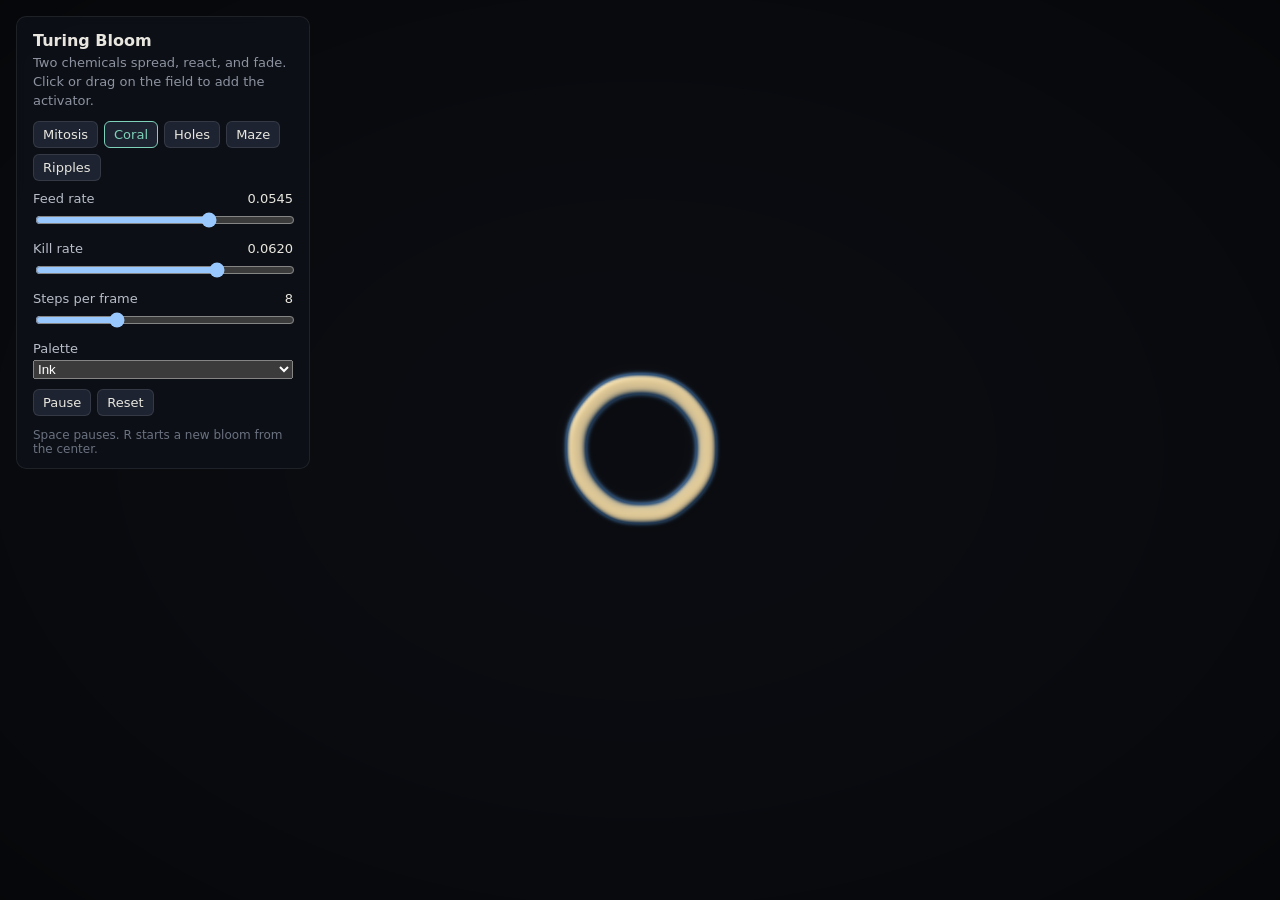
<file: turing-bloom/index.html>
<!doctype html>
<html lang="en">
  <head>
    <meta charset="utf-8" />
<meta name="viewport" content="width=device-width,initial-scale=1" />
    <meta name="color-scheme" content="dark" />
    <title>Turing Bloom</title>
    <style>
      html,
      body {
        margin: 0;
        width: 100%;
        height: 100%;
        overflow: hidden;
        background: #0b0d12;
        color: #e8e6df;
        font-family: system-ui, -apple-system, "Helvetica Neue", sans-serif;
      }
      canvas {
        display: block;
        width: 100vw;
        height: 100vh;
        cursor: crosshair;
        touch-action: none;
      }
      #panel {
        position: fixed;
        left: 16px;
        top: 16px;
        width: 260px;
        padding: 14px 16px 12px;
        background: rgba(14, 17, 24, 0.84);
        border: 1px solid rgba(255, 255, 255, 0.08);
        border-radius: 10px;
        backdrop-filter: blur(6px);
        font-size: 13px;
        user-select: none;
      }
      #panel h1 {
        margin: 0 0 4px;
        font-size: 16px;
        font-weight: 600;
      }
      #panel .hint {
        margin: 0 0 10px;
        color: #8d93a0;
        line-height: 1.45;
      }
      #panel label {
        display: block;
        margin: 10px 0 4px;
        color: #b9bec9;
      }
      #panel label output {
        float: right;
        font-variant-numeric: tabular-nums;
        color: #e8e6df;
      }
      #panel input[type="range"],
      #panel select {
        width: 100%;
      }
      .row {
        display: flex;
        flex-wrap: wrap;
        gap: 6px;
        margin-top: 10px;
      }
      button {
        background: #1d2330;
        color: #e8e6df;
        border: 1px solid rgba(255, 255, 255, 0.1);
        border-radius: 6px;
        padding: 5px 9px;
        font: inherit;
        cursor: pointer;
      }
      button:hover {
        background: #262e3f;
      }
      button.on {
        border-color: #7fd1b9;
        color: #7fd1b9;
      }
      #panel .foot {
        margin-top: 12px;
        color: #6b7280;
        font-size: 12px;
      }
      #error {
        display: none;
        position: fixed;
        inset: 0;
        place-items: center;
        padding: 24px;
        text-align: center;
        line-height: 1.5;
        color: #d9a3a3;
      }
    </style>
  </head>
  <body>
    <canvas id="view"></canvas>

    <div id="panel">
      <h1>Turing Bloom</h1>
      <p class="hint">
        Two chemicals spread, react, and fade. Click or drag on the field to add the activator.
      </p>

      <div class="row" id="presets"></div>

      <label for="feed">Feed rate <output id="feedOut"></output></label>
      <input id="feed" type="range" min="0" max="0.08" step="0.0005" />

      <label for="kill">Kill rate <output id="killOut"></output></label>
      <input id="kill" type="range" min="0.03" max="0.075" step="0.0005" />

      <label for="steps">Steps per frame <output id="stepsOut"></output></label>
      <input id="steps" type="range" min="1" max="24" step="1" />

      <label for="palette">Palette</label>
      <select id="palette">
        <option value="ink">Ink</option>
        <option value="ember">Ember</option>
        <option value="lagoon">Lagoon</option>
      </select>

      <div class="row">
        <button id="pause">Pause</button>
        <button id="reset">Reset</button>
      </div>

      <div class="foot">Space pauses. R starts a new bloom from the center.</div>
    </div>

    <div id="error"></div>

    <script type="module" src="./main.js"></script>
  </body>
</html>
</file>
